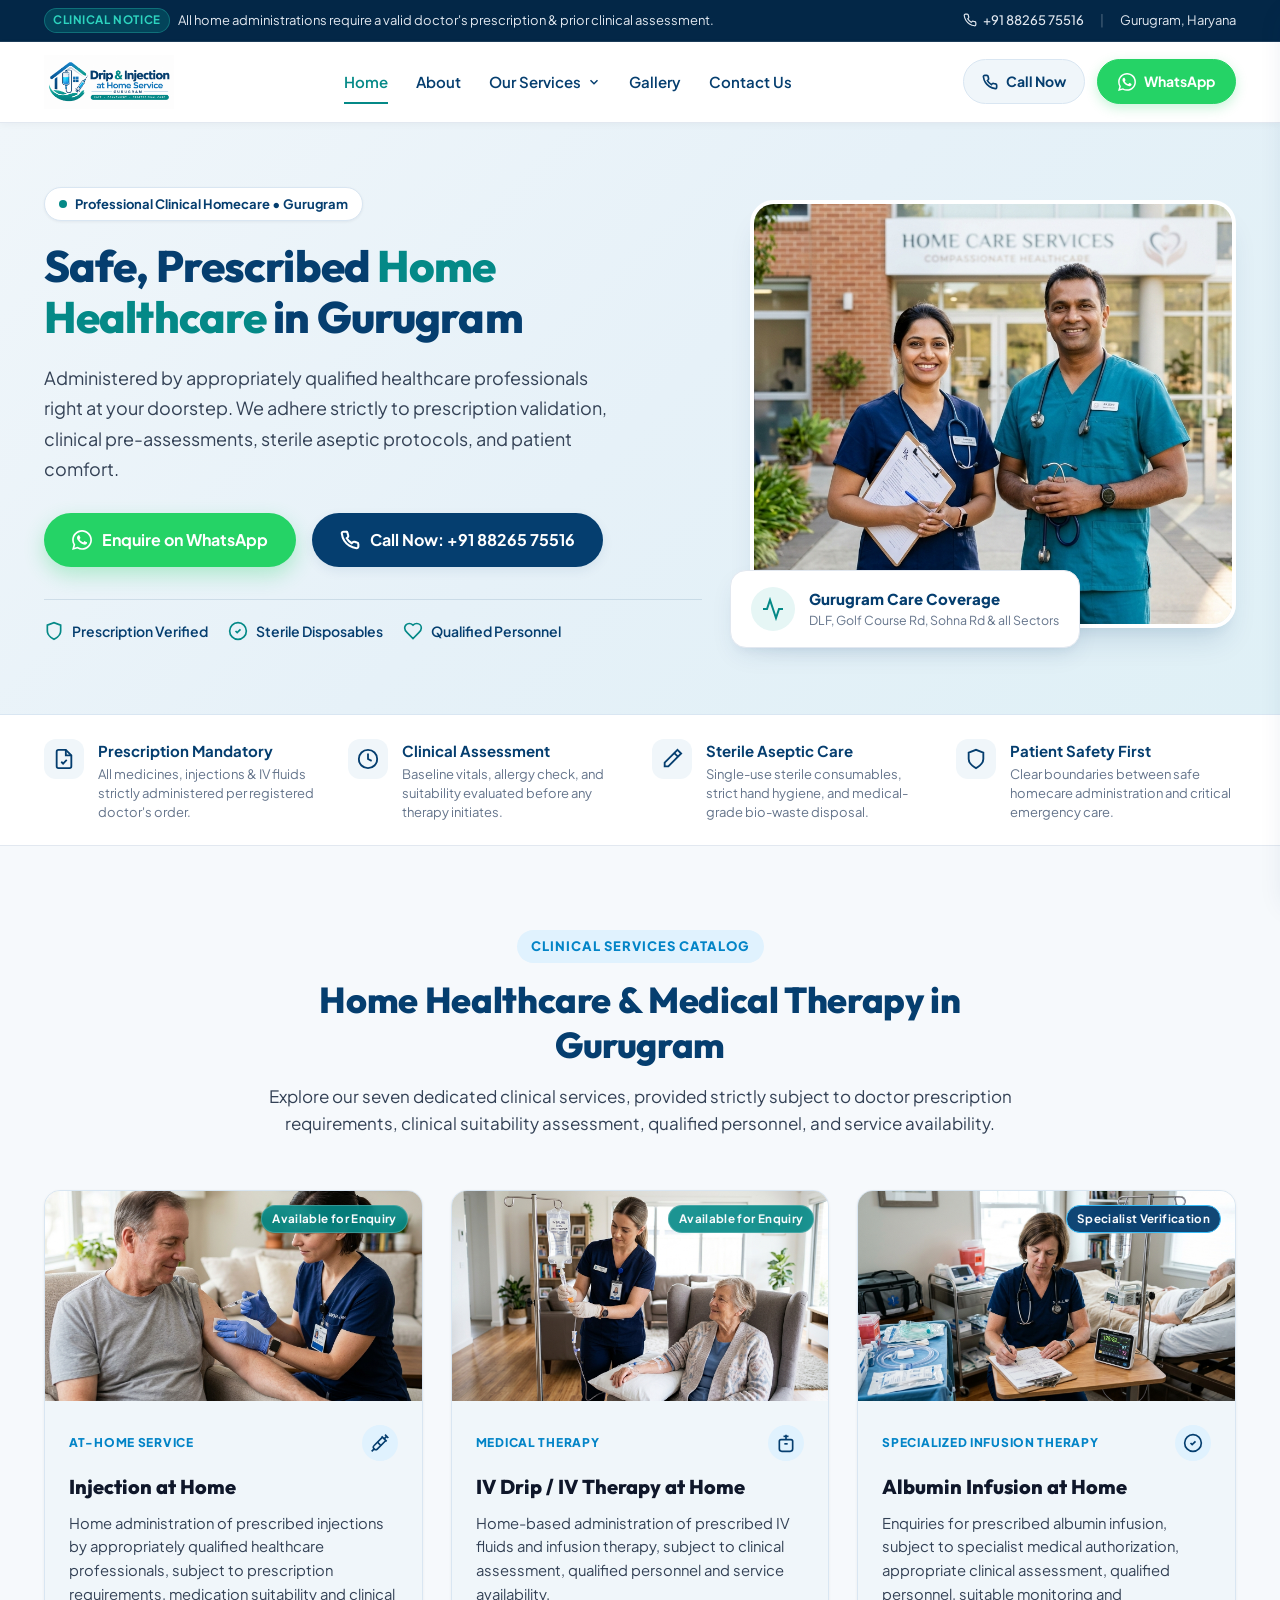
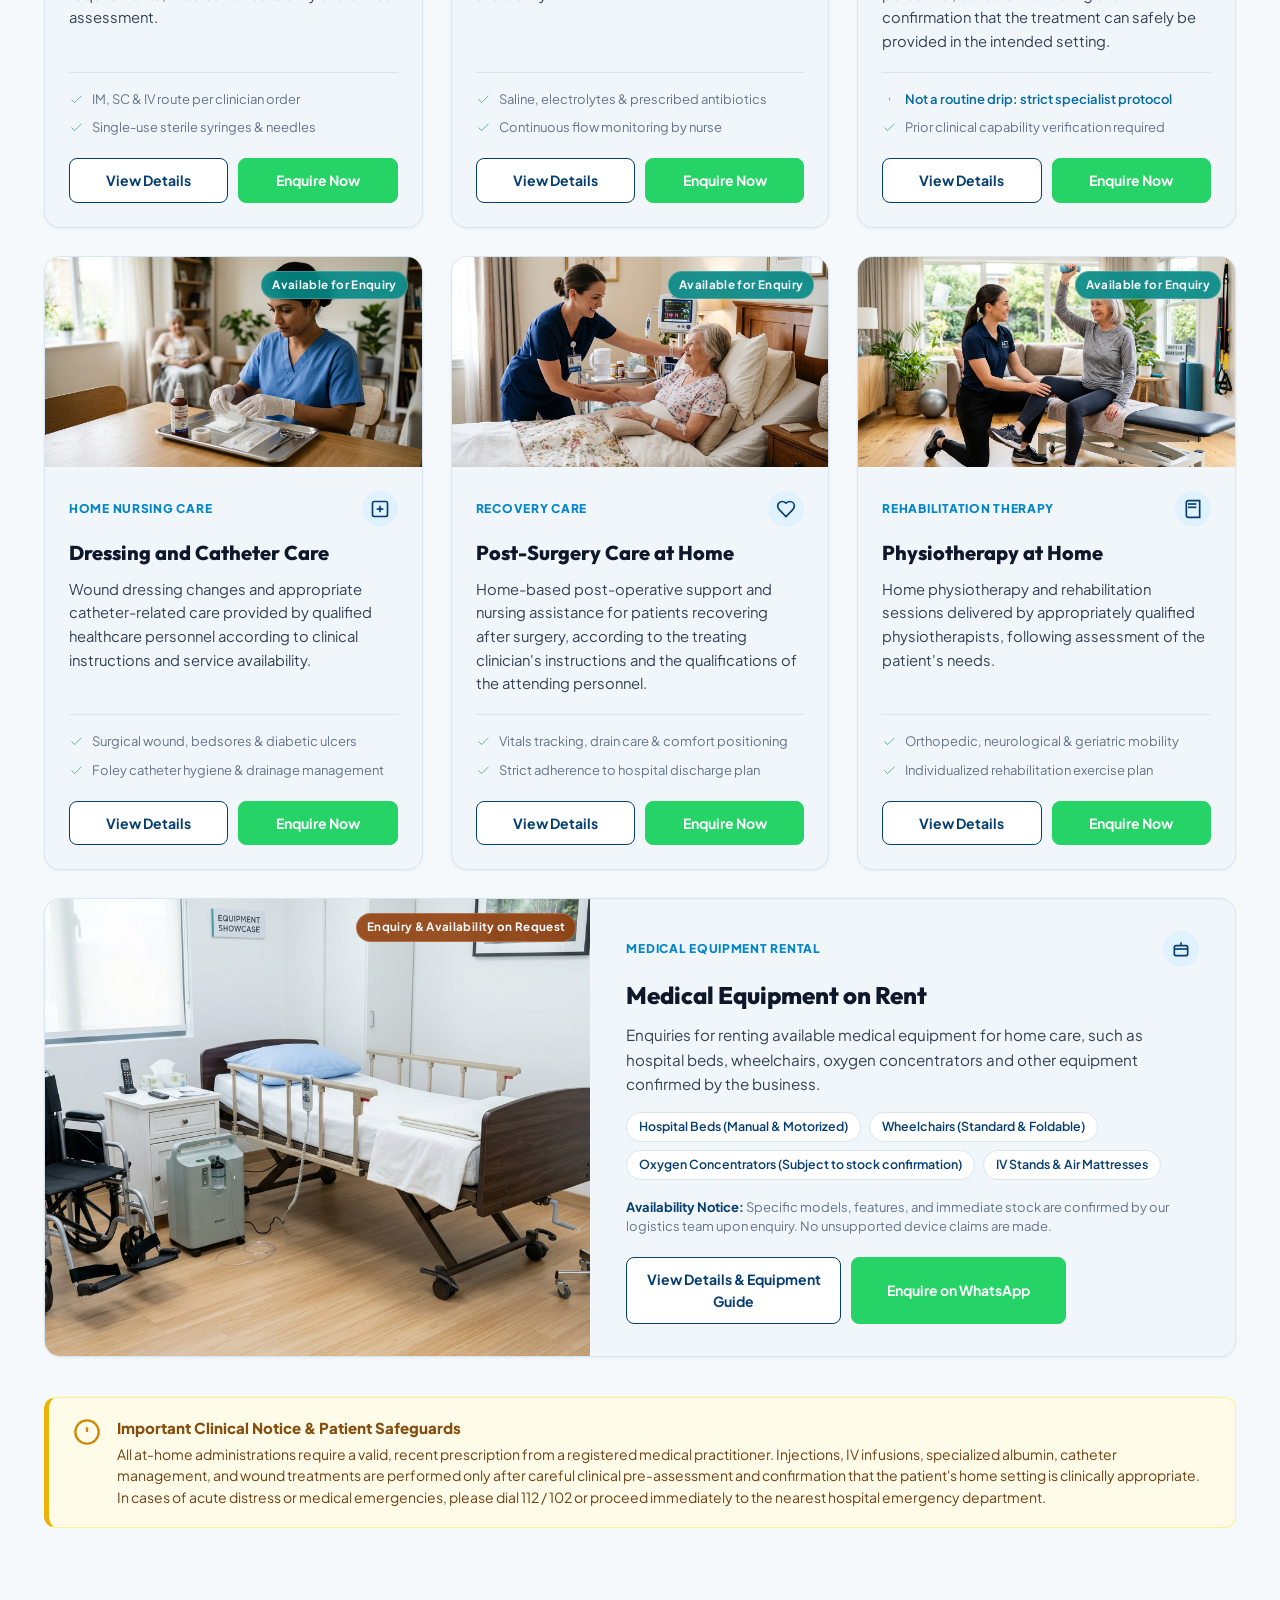
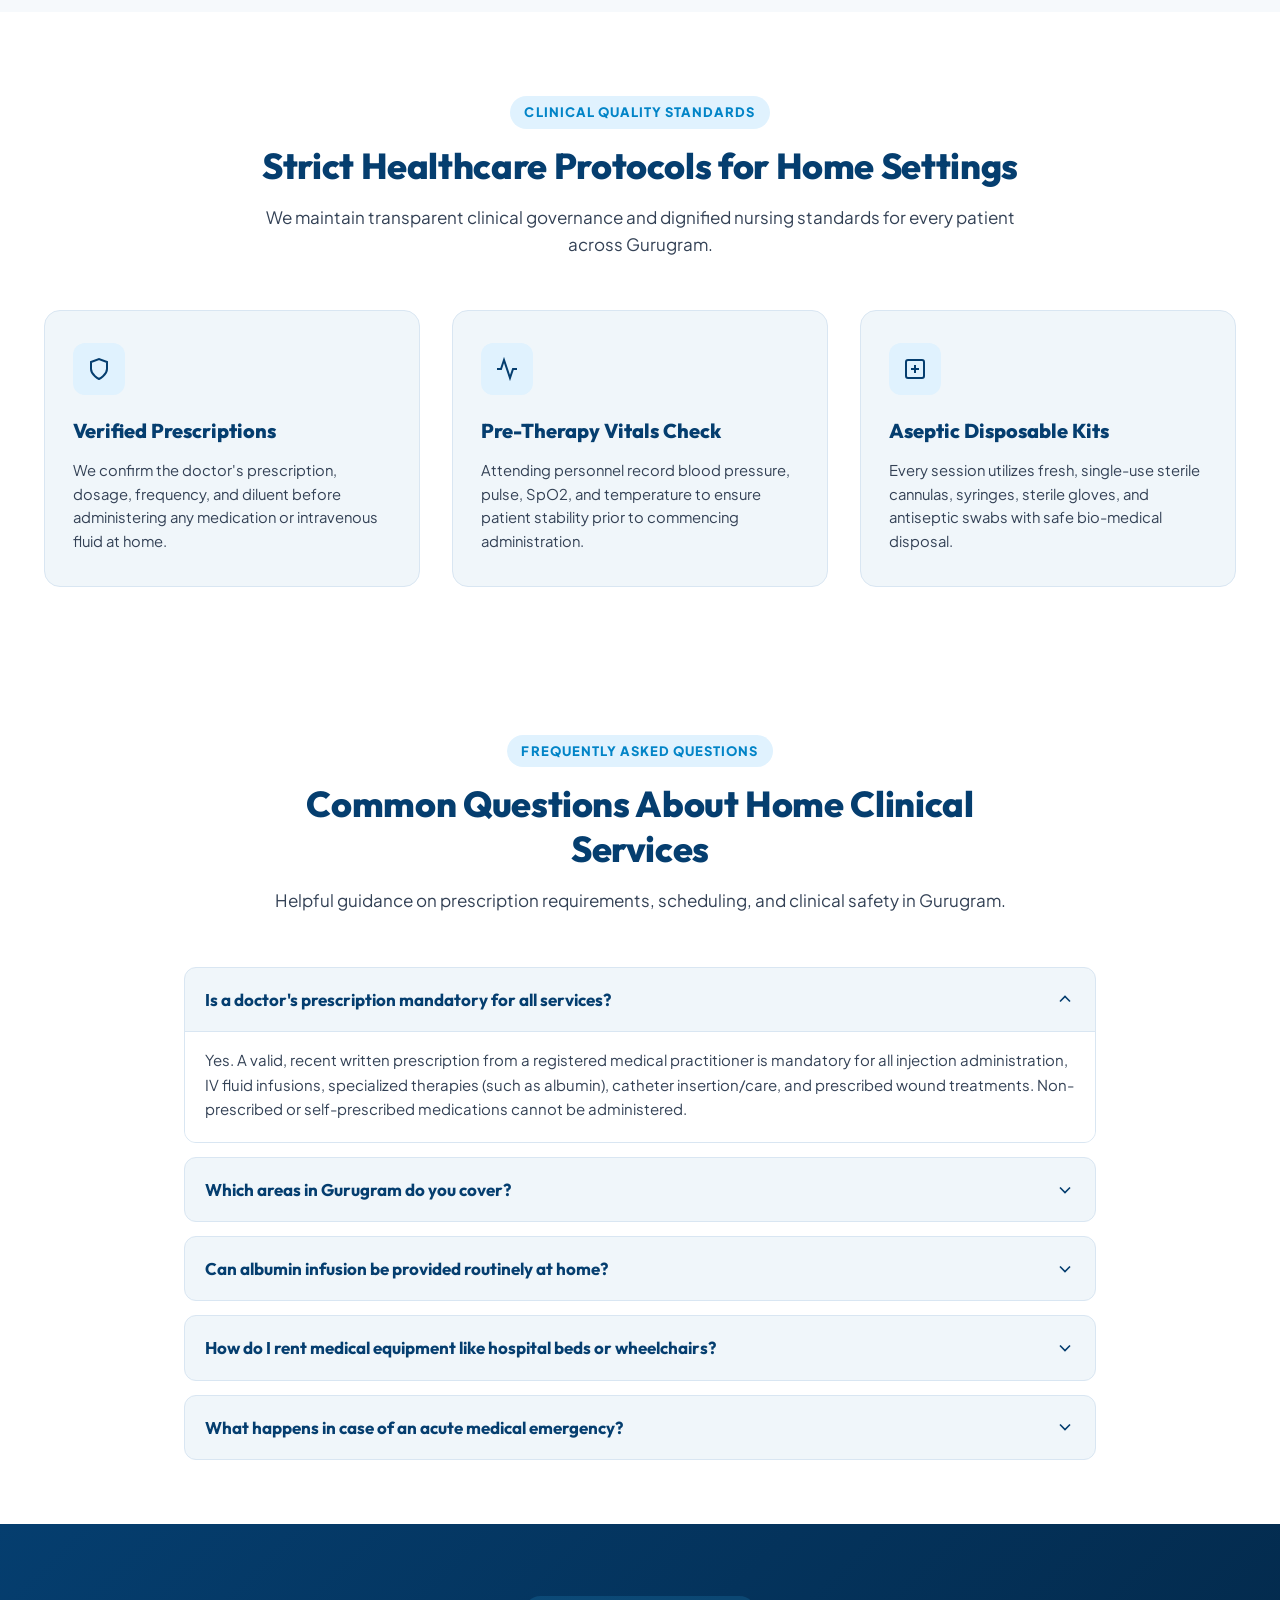
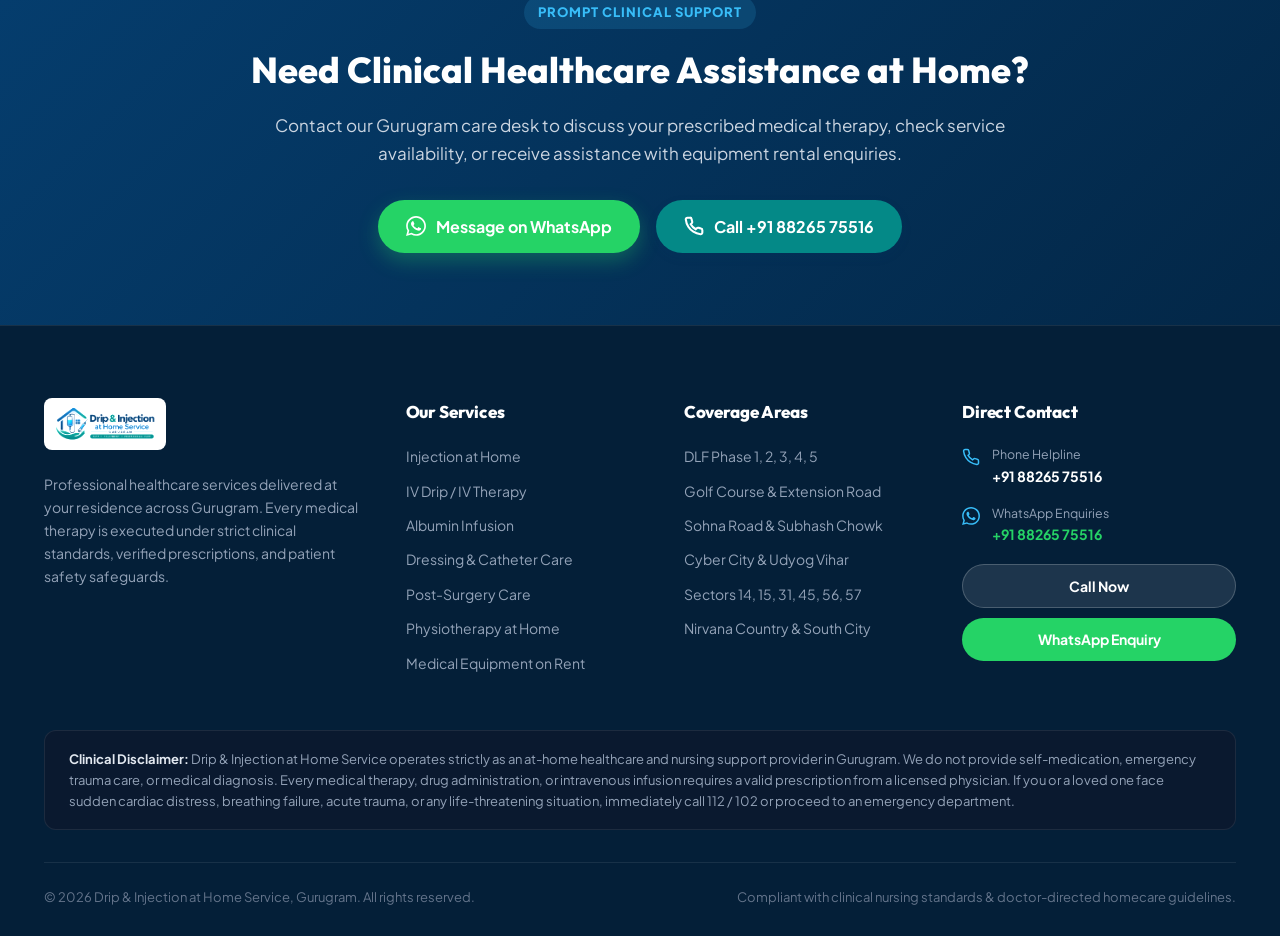
<file: index.html>
<!DOCTYPE html>
<html lang="en">
<head>
  <meta charset="UTF-8">
  <meta name="viewport" content="width=device-width, initial-scale=1.0">
  <title>Drip & Injection at Home Service in Gurugram | Professional Clinical Homecare</title>
  <meta name="description" content="Safe, professional home nursing, prescribed IV drips, injection administration, wound dressing, post-surgery recovery, physiotherapy, and medical equipment rental enquiries in Gurugram.">
  <link rel="stylesheet" href="css/style.css">
</head>
<body>

  <!-- Top Clinical Notice Bar -->
  <aside class="top-notice-bar" aria-label="Clinical Protocol & Emergency Guidance">
    <div class="container top-notice-inner">
      <div class="notice-text">
        <span class="notice-badge">Clinical Notice</span>
        <span>All home administrations require a valid doctor's prescription &amp; prior clinical assessment.</span>
      </div>
      <div class="top-notice-contact">
        <a href="tel:+918826575516" class="top-link">
          <svg width="14" height="14" viewBox="0 0 24 24" fill="none" stroke="currentColor" stroke-width="2"><path d="M22 16.92v3a2 2 0 0 1-2.18 2 19.79 19.79 0 0 1-8.63-3.07 19.5 19.5 0 0 1-6-6 19.79 19.79 0 0 1-3.07-8.67A2 2 0 0 1 4.11 2h3a2 2 0 0 1 2 1.72 12.84 12.84 0 0 0 .7 2.81 2 2 0 0 1-.45 2.11L8.09 9.91a16 16 0 0 0 6 6l1.27-1.27a2 2 0 0 1 2.11-.45 12.84 12.84 0 0 0 2.81.7A2 2 0 0 1 22 16.92z"/></svg>
          +91 88265 75516
        </a>
        <span style="color: rgba(255,255,255,0.3);">|</span>
        <span>Gurugram, Haryana</span>
      </div>
    </div>
  </aside>

  <!-- Main Navigation Header -->
  <header class="site-header">
    <div class="container header-inner">
      <a href="index.html" class="logo-brand" aria-label="Drip & Injection at Home Service Homepage">
        <img src="logo.png" alt="Drip &amp; Injection at Home Service Gurugram Logo" class="site-logo" width="180" height="50">
      </a>

      <!-- Desktop Navigation Menu (Exactly 5 Items in Order) -->
      <nav class="nav-menu" aria-label="Main Navigation">
        <a href="index.html" class="nav-link active">Home</a>
        <a href="about.html" class="nav-link">About</a>
        
        <div class="nav-item-dropdown">
          <a href="javascript:void(0)" class="nav-link" id="servicesDropdownTrigger" aria-expanded="false" aria-haspopup="true">
            Our Services
            <svg class="dropdown-icon" viewBox="0 0 24 24" fill="none" stroke="currentColor" stroke-width="2.5"><path d="M6 9l6 6 6-6"/></svg>
          </a>
          <div class="services-dropdown" role="menu" aria-label="Services Catalog">
            <a href="services/injection-at-home.html" class="dropdown-item" role="menuitem">
              <div class="dropdown-item-icon">
                <svg viewBox="0 0 24 24" fill="none" stroke="currentColor"><path d="m18 2 4 4"/><path d="m17 7 3-3"/><path d="M19 9 8.7 19.3c-1 1-2.5 1-3.4 0l-.6-.6c-1-1-1-2.5 0-3.4L15 5"/><path d="m9 11 4 4"/><path d="m5 19-3 3"/><path d="m14 4 6 6"/></svg>
              </div>
              <div>
                <div class="dropdown-item-title">Injection at Home</div>
                <div class="dropdown-item-category">At-Home Service</div>
              </div>
            </a>
            <a href="services/iv-drip-at-home.html" class="dropdown-item" role="menuitem">
              <div class="dropdown-item-icon">
                <svg viewBox="0 0 24 24" fill="none" stroke="currentColor"><path d="M12 2v6"/><path d="M9 4h6"/><path d="M6 8h12a2 2 0 0 1 2 2v9a3 3 0 0 1-3 3H7a3 3 0 0 1-3-3v-9a2 2 0 0 1 2-2Z"/><path d="M10 13h4"/></svg>
              </div>
              <div>
                <div class="dropdown-item-title">IV Drip / IV Therapy at Home</div>
                <div class="dropdown-item-category">Medical Therapy</div>
              </div>
            </a>
            <a href="services/albumin-infusion-at-home.html" class="dropdown-item" role="menuitem">
              <div class="dropdown-item-icon">
                <svg viewBox="0 0 24 24" fill="none" stroke="currentColor"><circle cx="12" cy="12" r="10"/><path d="m9 12 2 2 4-4"/></svg>
              </div>
              <div>
                <div class="dropdown-item-title">Albumin Infusion at Home</div>
                <div class="dropdown-item-category">Specialized Infusion Therapy</div>
              </div>
            </a>
            <a href="services/dressing-and-catheter-care.html" class="dropdown-item" role="menuitem">
              <div class="dropdown-item-icon">
                <svg viewBox="0 0 24 24" fill="none" stroke="currentColor"><rect width="18" height="18" x="3" y="3" rx="2"/><path d="M8 12h8"/><path d="M12 8v8"/></svg>
              </div>
              <div>
                <div class="dropdown-item-title">Dressing and Catheter Care</div>
                <div class="dropdown-item-category">Home Nursing Care</div>
              </div>
            </a>
            <a href="services/post-surgery-care.html" class="dropdown-item" role="menuitem">
              <div class="dropdown-item-icon">
                <svg viewBox="0 0 24 24" fill="none" stroke="currentColor"><path d="M19 14c1.49-1.46 3-3.21 3-5.5A5.5 5.5 0 0 0 16.5 3c-1.76 0-3 .5-4.5 2-1.5-1.5-2.74-2-4.5-2A5.5 5.5 0 0 0 2 8.5c0 2.3 1.5 4.05 3 5.5l7 7Z"/></svg>
              </div>
              <div>
                <div class="dropdown-item-title">Post-Surgery Care at Home</div>
                <div class="dropdown-item-category">Recovery Care</div>
              </div>
            </a>
            <a href="services/physiotherapy-at-home.html" class="dropdown-item" role="menuitem">
              <div class="dropdown-item-icon">
                <svg viewBox="0 0 24 24" fill="none" stroke="currentColor"><path d="M4 19.5v-15A2.5 2.5 0 0 1 6.5 2H20v20H6.5a2.5 2.5 0 0 1-2.5-2.5Z"/><path d="M6 6h10"/><path d="M6 10h10"/></svg>
              </div>
              <div>
                <div class="dropdown-item-title">Physiotherapy at Home</div>
                <div class="dropdown-item-category">Rehabilitation Therapy</div>
              </div>
            </a>
            <a href="services/medical-equipment-on-rent.html" class="dropdown-item" role="menuitem">
              <div class="dropdown-item-icon">
                <svg viewBox="0 0 24 24" fill="none" stroke="currentColor"><rect width="16" height="12" x="4" y="8" rx="2"/><path d="M4 12h16"/><path d="M12 4v4"/></svg>
              </div>
              <div>
                <div class="dropdown-item-title">Medical Equipment on Rent</div>
                <div class="dropdown-item-category">Medical Equipment Rental</div>
              </div>
            </a>
          </div>
        </div>

        <a href="gallery.html" class="nav-link">Gallery</a>
        <a href="contact.html" class="nav-link">Contact Us</a>
      </nav>

      <!-- Action Buttons -->
      <div class="header-actions">
        <a href="tel:+918826575516" class="btn-header-call" title="Call Now for Clinical Homecare Enquiry">
          <svg width="16" height="16" viewBox="0 0 24 24" fill="none" stroke="currentColor" stroke-width="2.5"><path d="M22 16.92v3a2 2 0 0 1-2.18 2 19.79 19.79 0 0 1-8.63-3.07 19.5 19.5 0 0 1-6-6 19.79 19.79 0 0 1-3.07-8.67A2 2 0 0 1 4.11 2h3a2 2 0 0 1 2 1.72 12.84 12.84 0 0 0 .7 2.81 2 2 0 0 1-.45 2.11L8.09 9.91a16 16 0 0 0 6 6l1.27-1.27a2 2 0 0 1 2.11-.45 12.84 12.84 0 0 0 2.81.7A2 2 0 0 1 22 16.92z"/></svg>
          Call Now
        </a>
        <a href="https://wa.me/918826575516?text=Hello%2C%20I%20would%20like%20to%20enquire%20about%20Home%20Healthcare%20Services%20in%20Gurugram." target="_blank" rel="noopener noreferrer" class="btn-header-whatsapp" title="WhatsApp Enquiry">
          <svg width="18" height="18" viewBox="0 0 24 24" fill="currentColor"><path d="M.057 24l1.687-6.163c-1.041-1.804-1.588-3.849-1.587-5.946.003-6.556 5.338-11.891 11.893-11.891 3.181.001 6.167 1.24 8.413 3.488 2.245 2.248 3.481 5.236 3.48 8.414-.003 6.557-5.338 11.892-11.893 11.892-1.99-.001-3.951-.5-5.688-1.448l-6.305 1.654zm6.597-3.807c1.676.995 3.276 1.591 5.392 1.592 5.448 0 9.886-4.434 9.889-9.885.002-5.462-4.415-9.89-9.881-9.892-5.452 0-9.887 4.434-9.889 9.884-.001 2.225.651 3.891 1.746 5.634l-.999 3.648 3.742-.981zm11.387-5.464c-.074-.124-.272-.198-.57-.347-.297-.149-1.758-.868-2.031-.967-.272-.099-.47-.149-.669.149-.198.297-.768.967-.941 1.165-.173.198-.347.223-.644.074-.297-.149-1.255-.462-2.39-1.475-.883-.788-1.48-1.761-1.653-2.059-.173-.297-.018-.458.13-.606.134-.133.297-.347.446-.521.151-.172.2-.296.3-.495.099-.198.05-.372-.025-.521-.075-.148-.669-1.611-.916-2.206-.242-.579-.487-.501-.669-.51l-.57-.01c-.198 0-.52.074-.792.372s-1.04 1.016-1.04 2.479 1.065 2.876 1.213 3.074c.149.198 2.095 3.2 5.076 4.487.709.306 1.263.489 1.694.626.712.226 1.36.194 1.872.118.571-.085 1.758-.719 2.006-1.413.248-.695.248-1.29.173-1.414z"/></svg>
          WhatsApp
        </a>
      </div>

      <!-- Mobile Hamburger Button -->
      <button class="mobile-nav-toggle" id="mobileNavToggle" aria-label="Open Navigation Menu" aria-expanded="false">
        <svg viewBox="0 0 24 24" fill="none" stroke="currentColor" stroke-width="2.5"><path d="M4 6h16M4 12h16M4 18h16"/></svg>
      </button>
    </div>
  </header>

  <!-- Mobile Drawer Overlay & Menu (Exactly 5 Items in Order) -->
  <div class="mobile-drawer-overlay" id="mobileOverlay"></div>
  <div class="mobile-drawer" id="mobileDrawer" role="dialog" aria-modal="true" aria-label="Mobile Navigation">
    <div class="mobile-drawer-header">
      <img src="logo.png" alt="Drip &amp; Injection at Home Service" style="height: 42px; width: auto;">
      <button class="mobile-drawer-close" id="mobileNavClose" aria-label="Close Navigation Menu">
        <svg width="24" height="24" viewBox="0 0 24 24" fill="none" stroke="currentColor" stroke-width="2.5"><path d="M18 6L6 18M6 6l12 12"/></svg>
      </button>
    </div>

    <div class="mobile-nav-links">
      <a href="index.html" class="mobile-nav-link active">Home</a>
      <a href="about.html" class="mobile-nav-link">About</a>
      
      <div class="mobile-submenu-item">
        <button class="mobile-submenu-toggle" id="mobileServicesToggle" aria-expanded="false" type="button">
          <span>Our Services</span>
          <svg class="dropdown-icon" width="16" height="16" viewBox="0 0 24 24" fill="none" stroke="currentColor" stroke-width="2.5"><path d="M6 9l6 6 6-6"/></svg>
        </button>
        <div class="mobile-services-list" id="mobileServicesMenu">
          <a href="services/injection-at-home.html" class="mobile-services-item">Injection at Home</a>
          <a href="services/iv-drip-at-home.html" class="mobile-services-item">IV Drip / IV Therapy at Home</a>
          <a href="services/albumin-infusion-at-home.html" class="mobile-services-item">Albumin Infusion at Home</a>
          <a href="services/dressing-and-catheter-care.html" class="mobile-services-item">Dressing and Catheter Care</a>
          <a href="services/post-surgery-care.html" class="mobile-services-item">Post-Surgery Care at Home</a>
          <a href="services/physiotherapy-at-home.html" class="mobile-services-item">Physiotherapy at Home</a>
          <a href="services/medical-equipment-on-rent.html" class="mobile-services-item">Medical Equipment on Rent</a>
        </div>
      </div>

      <a href="gallery.html" class="mobile-nav-link">Gallery</a>
      <a href="contact.html" class="mobile-nav-link">Contact Us</a>
    </div>

    <div class="mobile-drawer-actions">
      <a href="tel:+918826575516" class="btn-secondary-phone" style="width: 100%; justify-content: center;">
        <svg width="18" height="18" viewBox="0 0 24 24" fill="none" stroke="currentColor" stroke-width="2"><path d="M22 16.92v3a2 2 0 0 1-2.18 2 19.79 19.79 0 0 1-8.63-3.07 19.5 19.5 0 0 1-6-6 19.79 19.79 0 0 1-3.07-8.67A2 2 0 0 1 4.11 2h3a2 2 0 0 1 2 1.72 12.84 12.84 0 0 0 .7 2.81 2 2 0 0 1-.45 2.11L8.09 9.91a16 16 0 0 0 6 6l1.27-1.27a2 2 0 0 1 2.11-.45 12.84 12.84 0 0 0 2.81.7A2 2 0 0 1 22 16.92z"/></svg>
        Call +91 88265 75516
      </a>
      <a href="https://wa.me/918826575516?text=Hello%2C%20I%20would%20like%20to%20enquire%20about%20Home%20Healthcare%20Services%20in%20Gurugram." target="_blank" rel="noopener noreferrer" class="btn-primary-whatsapp" style="width: 100%; justify-content: center;">
        WhatsApp Enquiry
      </a>
    </div>
  </div>

  <!-- Hero Section -->
  <section class="hero-section">
    <div class="container">
      <div class="hero-grid">
        <div class="hero-content">
          <div class="hero-badge">
            <span class="hero-badge-dot"></span>
            Professional Clinical Homecare • Gurugram
          </div>
          <h1 class="hero-title">
            Safe, Prescribed <span>Home Healthcare</span> in Gurugram
          </h1>
          <p class="hero-description">
            Administered by appropriately qualified healthcare professionals right at your doorstep. We adhere strictly to prescription validation, clinical pre-assessments, sterile aseptic protocols, and patient comfort.
          </p>

          <div class="hero-actions">
            <a href="https://wa.me/918826575516?text=Hello%2C%20I%20would%20like%20to%20enquire%20about%20Home%20Healthcare%20Services%20in%20Gurugram." target="_blank" rel="noopener noreferrer" class="btn-primary-whatsapp">
              <svg width="20" height="20" viewBox="0 0 24 24" fill="currentColor"><path d="M.057 24l1.687-6.163c-1.041-1.804-1.588-3.849-1.587-5.946.003-6.556 5.338-11.891 11.893-11.891 3.181.001 6.167 1.24 8.413 3.488 2.245 2.248 3.481 5.236 3.48 8.414-.003 6.557-5.338 11.892-11.893 11.892-1.99-.001-3.951-.5-5.688-1.448l-6.305 1.654zm6.597-3.807c1.676.995 3.276 1.591 5.392 1.592 5.448 0 9.886-4.434 9.889-9.885.002-5.462-4.415-9.89-9.881-9.892-5.452 0-9.887 4.434-9.889 9.884-.001 2.225.651 3.891 1.746 5.634l-.999 3.648 3.742-.981zm11.387-5.464c-.074-.124-.272-.198-.57-.347-.297-.149-1.758-.868-2.031-.967-.272-.099-.47-.149-.669.149-.198.297-.768.967-.941 1.165-.173.198-.347.223-.644.074-.297-.149-1.255-.462-2.39-1.475-.883-.788-1.48-1.761-1.653-2.059-.173-.297-.018-.458.13-.606.134-.133.297-.347.446-.521.151-.172.2-.296.3-.495.099-.198.05-.372-.025-.521-.075-.148-.669-1.611-.916-2.206-.242-.579-.487-.501-.669-.51l-.57-.01c-.198 0-.52.074-.792.372s-1.04 1.016-1.04 2.479 1.065 2.876 1.213 3.074c.149.198 2.095 3.2 5.076 4.487.709.306 1.263.489 1.694.626.712.226 1.36.194 1.872.118.571-.085 1.758-.719 2.006-1.413.248-.695.248-1.29.173-1.414z"/></svg>
              Enquire on WhatsApp
            </a>
            <a href="tel:+918826575516" class="btn-secondary-phone">
              <svg width="20" height="20" viewBox="0 0 24 24" fill="none" stroke="currentColor" stroke-width="2.5"><path d="M22 16.92v3a2 2 0 0 1-2.18 2 19.79 19.79 0 0 1-8.63-3.07 19.5 19.5 0 0 1-6-6 19.79 19.79 0 0 1-3.07-8.67A2 2 0 0 1 4.11 2h3a2 2 0 0 1 2 1.72 12.84 12.84 0 0 0 .7 2.81 2 2 0 0 1-.45 2.11L8.09 9.91a16 16 0 0 0 6 6l1.27-1.27a2 2 0 0 1 2.11-.45 12.84 12.84 0 0 0 2.81.7A2 2 0 0 1 22 16.92z"/></svg>
              Call Now: +91 88265 75516
            </a>
          </div>

          <div class="hero-trust-row">
            <div class="trust-item">
              <svg class="trust-icon" viewBox="0 0 24 24" fill="none" stroke="currentColor" stroke-width="2"><path d="M12 22s8-4 8-10V5l-8-3-8 3v7c0 6 8 10 8 10z"/></svg>
              Prescription Verified
            </div>
            <div class="trust-item">
              <svg class="trust-icon" viewBox="0 0 24 24" fill="none" stroke="currentColor" stroke-width="2"><circle cx="12" cy="12" r="10"/><path d="m9 12 2 2 4-4"/></svg>
              Sterile Disposables
            </div>
            <div class="trust-item">
              <svg class="trust-icon" viewBox="0 0 24 24" fill="none" stroke="currentColor" stroke-width="2"><path d="M19 14c1.49-1.46 3-3.21 3-5.5A5.5 5.5 0 0 0 16.5 3c-1.76 0-3 .5-4.5 2-1.5-1.5-2.74-2-4.5-2A5.5 5.5 0 0 0 2 8.5c0 2.3 1.5 4.05 3 5.5l7 7Z"/></svg>
              Qualified Personnel
            </div>
          </div>
        </div>

        <div class="hero-image-wrapper">
          <div class="hero-img-card">
            <img src="images/hero.jpg" alt="Certified healthcare professionals providing compassionate homecare services in Gurugram" class="hero-img" width="600" height="420">
          </div>
          <div class="hero-floating-card">
            <div class="floating-icon">
              <svg width="24" height="24" viewBox="0 0 24 24" fill="none" stroke="currentColor" stroke-width="2"><path d="M22 12h-4l-3 9L9 3l-3 9H2"/></svg>
            </div>
            <div>
              <div class="floating-title">Gurugram Care Coverage</div>
              <div class="floating-subtitle">DLF, Golf Course Rd, Sohna Rd &amp; all Sectors</div>
            </div>
          </div>
        </div>
      </div>
    </div>
  </section>

  <!-- Clinical Standards Strip -->
  <section class="clinical-standards-banner">
    <div class="container">
      <div class="standards-grid">
        <div class="standard-box">
          <div class="standard-box-icon">
            <svg width="22" height="22" viewBox="0 0 24 24" fill="none" stroke="currentColor" stroke-width="2"><path d="M14 2H6a2 2 0 0 0-2 2v16a2 2 0 0 0 2 2h12a2 2 0 0 0 2-2V8z"/><path d="M14 2v6h6"/><path d="m9 15 2 2 4-4"/></svg>
          </div>
          <div>
            <div class="standard-box-title">Prescription Mandatory</div>
            <div class="standard-box-desc">All medicines, injections &amp; IV fluids strictly administered per registered doctor's order.</div>
          </div>
        </div>

        <div class="standard-box">
          <div class="standard-box-icon">
            <svg width="22" height="22" viewBox="0 0 24 24" fill="none" stroke="currentColor" stroke-width="2"><circle cx="12" cy="12" r="10"/><path d="M12 6v6l4 2"/></svg>
          </div>
          <div>
            <div class="standard-box-title">Clinical Assessment</div>
            <div class="standard-box-desc">Baseline vitals, allergy check, and suitability evaluated before any therapy initiates.</div>
          </div>
        </div>

        <div class="standard-box">
          <div class="standard-box-icon">
            <svg width="22" height="22" viewBox="0 0 24 24" fill="none" stroke="currentColor" stroke-width="2"><path d="m18 2 4 4-14 14H4v-4L18 2z"/><path d="m14.5 5.5 4 4"/></svg>
          </div>
          <div>
            <div class="standard-box-title">Sterile Aseptic Care</div>
            <div class="standard-box-desc">Single-use sterile consumables, strict hand hygiene, and medical-grade bio-waste disposal.</div>
          </div>
        </div>

        <div class="standard-box">
          <div class="standard-box-icon">
            <svg width="22" height="22" viewBox="0 0 24 24" fill="none" stroke="currentColor" stroke-width="2"><path d="M12 22s8-4 8-10V5l-8-3-8 3v7c0 6 8 10 8 10z"/></svg>
          </div>
          <div>
            <div class="standard-box-title">Patient Safety First</div>
            <div class="standard-box-desc">Clear boundaries between safe homecare administration and critical emergency care.</div>
          </div>
        </div>
      </div>
    </div>
  </section>

  <!-- Dedicated Services Section (Cards 1 to 7) -->
  <section class="services-section" id="services-catalog">
    <div class="container">
      <div class="section-header">
        <span class="section-tag">Clinical Services Catalog</span>
        <h2 class="section-title">Home Healthcare &amp; Medical Therapy in Gurugram</h2>
        <p class="section-subtitle">
          Explore our seven dedicated clinical services, provided strictly subject to doctor prescription requirements, clinical suitability assessment, qualified personnel, and service availability.
        </p>
      </div>

      <!-- 3-Column Desktop Grid for Services 1 to 6 -->
      <div class="services-grid">

        <!-- 1. Injection at Home -->
        <article class="service-card" data-service="injection-at-home">
          <div class="service-card-media">
            <img src="images/services/injection.jpg" alt="Home administration of prescribed injections by healthcare nurse" class="service-card-img" loading="lazy" width="400" height="210">
            <span class="service-card-status-badge verified">Available for Enquiry</span>
          </div>
          <div class="service-card-body">
            <div class="service-card-header">
              <span class="service-category-label">AT-HOME SERVICE</span>
              <div class="service-icon-wrap" aria-hidden="true">
                <svg viewBox="0 0 24 24" fill="none" stroke="currentColor"><path d="m18 2 4 4"/><path d="m17 7 3-3"/><path d="M19 9 8.7 19.3c-1 1-2.5 1-3.4 0l-.6-.6c-1-1-1-2.5 0-3.4L15 5"/><path d="m9 11 4 4"/><path d="m5 19-3 3"/><path d="m14 4 6 6"/></svg>
              </div>
            </div>
            <h3 class="service-card-title">
              <a href="services/injection-at-home.html">Injection at Home</a>
            </h3>
            <p class="service-card-description">
              Home administration of prescribed injections by appropriately qualified healthcare professionals, subject to prescription requirements, medication suitability and clinical assessment.
            </p>
            <div class="service-card-meta">
              <div class="service-meta-item">
                <svg class="service-meta-icon" viewBox="0 0 24 24" fill="none" stroke="currentColor"><path d="M20 6 9 17l-5-5"/></svg>
                <span>IM, SC &amp; IV route per clinician order</span>
              </div>
              <div class="service-meta-item">
                <svg class="service-meta-icon" viewBox="0 0 24 24" fill="none" stroke="currentColor"><path d="M20 6 9 17l-5-5"/></svg>
                <span>Single-use sterile syringes &amp; needles</span>
              </div>
            </div>
            <div class="service-card-actions">
              <a href="services/injection-at-home.html" class="btn-card-details">View Details</a>
              <a href="https://wa.me/918826575516?text=Hello%2C%20I%20would%20like%20to%20enquire%20about%20Injection%20at%20Home%20in%20Gurugram." target="_blank" rel="noopener noreferrer" class="btn-card-contact">Enquire Now</a>
            </div>
          </div>
        </article>

        <!-- 2. IV Drip / IV Therapy at Home -->
        <article class="service-card" data-service="iv-drip-at-home">
          <div class="service-card-media">
            <img src="images/services/iv-drip.jpg" alt="Home-based IV drip and intravenous fluid infusion therapy" class="service-card-img" loading="lazy" width="400" height="210">
            <span class="service-card-status-badge verified">Available for Enquiry</span>
          </div>
          <div class="service-card-body">
            <div class="service-card-header">
              <span class="service-category-label">MEDICAL THERAPY</span>
              <div class="service-icon-wrap" aria-hidden="true">
                <svg viewBox="0 0 24 24" fill="none" stroke="currentColor"><path d="M12 2v6"/><path d="M9 4h6"/><path d="M6 8h12a2 2 0 0 1 2 2v9a3 3 0 0 1-3 3H7a3 3 0 0 1-3-3v-9a2 2 0 0 1 2-2Z"/><path d="M10 13h4"/></svg>
              </div>
            </div>
            <h3 class="service-card-title">
              <a href="services/iv-drip-at-home.html">IV Drip / IV Therapy at Home</a>
            </h3>
            <p class="service-card-description">
              Home-based administration of prescribed IV fluids and infusion therapy, subject to clinical assessment, qualified personnel and service availability.
            </p>
            <div class="service-card-meta">
              <div class="service-meta-item">
                <svg class="service-meta-icon" viewBox="0 0 24 24" fill="none" stroke="currentColor"><path d="M20 6 9 17l-5-5"/></svg>
                <span>Saline, electrolytes &amp; prescribed antibiotics</span>
              </div>
              <div class="service-meta-item">
                <svg class="service-meta-icon" viewBox="0 0 24 24" fill="none" stroke="currentColor"><path d="M20 6 9 17l-5-5"/></svg>
                <span>Continuous flow monitoring by nurse</span>
              </div>
            </div>
            <div class="service-card-actions">
              <a href="services/iv-drip-at-home.html" class="btn-card-details">View Details</a>
              <a href="https://wa.me/918826575516?text=Hello%2C%20I%20would%20like%20to%20enquire%20about%20IV%20Drip%20at%20Home%20in%20Gurugram." target="_blank" rel="noopener noreferrer" class="btn-card-contact">Enquire Now</a>
            </div>
          </div>
        </article>

        <!-- 3. Albumin Infusion at Home -->
        <article class="service-card" data-service="albumin-infusion-at-home">
          <div class="service-card-media">
            <img src="images/services/albumin-infusion.jpg" alt="Specialized albumin infusion therapy and clinical vitals monitoring" class="service-card-img" loading="lazy" width="400" height="210">
            <span class="service-card-status-badge specialized">Specialist Verification</span>
          </div>
          <div class="service-card-body">
            <div class="service-card-header">
              <span class="service-category-label">SPECIALIZED INFUSION THERAPY</span>
              <div class="service-icon-wrap" aria-hidden="true">
                <svg viewBox="0 0 24 24" fill="none" stroke="currentColor"><circle cx="12" cy="12" r="10"/><path d="m9 12 2 2 4-4"/></svg>
              </div>
            </div>
            <h3 class="service-card-title">
              <a href="services/albumin-infusion-at-home.html">Albumin Infusion at Home</a>
            </h3>
            <p class="service-card-description">
              Enquiries for prescribed albumin infusion, subject to specialist medical authorization, appropriate clinical assessment, qualified personnel, suitable monitoring and confirmation that the treatment can safely be provided in the intended setting.
            </p>
            <div class="service-card-meta">
              <div class="service-meta-item">
                <svg class="service-meta-icon" viewBox="0 0 24 24" fill="none" stroke="currentColor"><path d="M12 9v4"/><path d="M12 17h.01"/></svg>
                <span style="color: #0369a1; font-weight: 600;">Not a routine drip: strict specialist protocol</span>
              </div>
              <div class="service-meta-item">
                <svg class="service-meta-icon" viewBox="0 0 24 24" fill="none" stroke="currentColor"><path d="M20 6 9 17l-5-5"/></svg>
                <span>Prior clinical capability verification required</span>
              </div>
            </div>
            <div class="service-card-actions">
              <a href="services/albumin-infusion-at-home.html" class="btn-card-details">View Details</a>
              <a href="https://wa.me/918826575516?text=Hello%2C%20I%20would%20like%20to%20enquire%20about%20Albumin%20Infusion%20at%20Home%20in%20Gurugram." target="_blank" rel="noopener noreferrer" class="btn-card-contact">Enquire Now</a>
            </div>
          </div>
        </article>

        <!-- 4. Dressing and Catheter Care -->
        <article class="service-card" data-service="dressing-and-catheter-care">
          <div class="service-card-media">
            <img src="images/services/dressing-catheter.jpg" alt="Sterile wound dressing and urinary catheter care at home" class="service-card-img" loading="lazy" width="400" height="210">
            <span class="service-card-status-badge verified">Available for Enquiry</span>
          </div>
          <div class="service-card-body">
            <div class="service-card-header">
              <span class="service-category-label">HOME NURSING CARE</span>
              <div class="service-icon-wrap" aria-hidden="true">
                <svg viewBox="0 0 24 24" fill="none" stroke="currentColor"><rect width="18" height="18" x="3" y="3" rx="2"/><path d="M8 12h8"/><path d="M12 8v8"/></svg>
              </div>
            </div>
            <h3 class="service-card-title">
              <a href="services/dressing-and-catheter-care.html">Dressing and Catheter Care</a>
            </h3>
            <p class="service-card-description">
              Wound dressing changes and appropriate catheter-related care provided by qualified healthcare personnel according to clinical instructions and service availability.
            </p>
            <div class="service-card-meta">
              <div class="service-meta-item">
                <svg class="service-meta-icon" viewBox="0 0 24 24" fill="none" stroke="currentColor"><path d="M20 6 9 17l-5-5"/></svg>
                <span>Surgical wound, bedsores &amp; diabetic ulcers</span>
              </div>
              <div class="service-meta-item">
                <svg class="service-meta-icon" viewBox="0 0 24 24" fill="none" stroke="currentColor"><path d="M20 6 9 17l-5-5"/></svg>
                <span>Foley catheter hygiene &amp; drainage management</span>
              </div>
            </div>
            <div class="service-card-actions">
              <a href="services/dressing-and-catheter-care.html" class="btn-card-details">View Details</a>
              <a href="https://wa.me/918826575516?text=Hello%2C%20I%20would%20like%20to%20enquire%20about%20Dressing%20and%20Catheter%20Care%20at%20Home%20in%20Gurugram." target="_blank" rel="noopener noreferrer" class="btn-card-contact">Enquire Now</a>
            </div>
          </div>
        </article>

        <!-- 5. Post-Surgery Care at Home -->
        <article class="service-card" data-service="post-surgery-care">
          <div class="service-card-media">
            <img src="images/services/post-surgery.jpg" alt="Post-operative recovery nursing care and assistance at home" class="service-card-img" loading="lazy" width="400" height="210">
            <span class="service-card-status-badge verified">Available for Enquiry</span>
          </div>
          <div class="service-card-body">
            <div class="service-card-header">
              <span class="service-category-label">RECOVERY CARE</span>
              <div class="service-icon-wrap" aria-hidden="true">
                <svg viewBox="0 0 24 24" fill="none" stroke="currentColor"><path d="M19 14c1.49-1.46 3-3.21 3-5.5A5.5 5.5 0 0 0 16.5 3c-1.76 0-3 .5-4.5 2-1.5-1.5-2.74-2-4.5-2A5.5 5.5 0 0 0 2 8.5c0 2.3 1.5 4.05 3 5.5l7 7Z"/></svg>
              </div>
            </div>
            <h3 class="service-card-title">
              <a href="services/post-surgery-care.html">Post-Surgery Care at Home</a>
            </h3>
            <p class="service-card-description">
              Home-based post-operative support and nursing assistance for patients recovering after surgery, according to the treating clinician's instructions and the qualifications of the attending personnel.
            </p>
            <div class="service-card-meta">
              <div class="service-meta-item">
                <svg class="service-meta-icon" viewBox="0 0 24 24" fill="none" stroke="currentColor"><path d="M20 6 9 17l-5-5"/></svg>
                <span>Vitals tracking, drain care &amp; comfort positioning</span>
              </div>
              <div class="service-meta-item">
                <svg class="service-meta-icon" viewBox="0 0 24 24" fill="none" stroke="currentColor"><path d="M20 6 9 17l-5-5"/></svg>
                <span>Strict adherence to hospital discharge plan</span>
              </div>
            </div>
            <div class="service-card-actions">
              <a href="services/post-surgery-care.html" class="btn-card-details">View Details</a>
              <a href="https://wa.me/918826575516?text=Hello%2C%20I%20would%20like%20to%20enquire%20about%20Post-Surgery%20Care%20at%20Home%20in%20Gurugram." target="_blank" rel="noopener noreferrer" class="btn-card-contact">Enquire Now</a>
            </div>
          </div>
        </article>

        <!-- 6. Physiotherapy at Home -->
        <article class="service-card" data-service="physiotherapy-at-home">
          <div class="service-card-media">
            <img src="images/services/physiotherapy.jpg" alt="Home physiotherapy and physical rehabilitation therapy" class="service-card-img" loading="lazy" width="400" height="210">
            <span class="service-card-status-badge verified">Available for Enquiry</span>
          </div>
          <div class="service-card-body">
            <div class="service-card-header">
              <span class="service-category-label">REHABILITATION THERAPY</span>
              <div class="service-icon-wrap" aria-hidden="true">
                <svg viewBox="0 0 24 24" fill="none" stroke="currentColor"><path d="M4 19.5v-15A2.5 2.5 0 0 1 6.5 2H20v20H6.5a2.5 2.5 0 0 1-2.5-2.5Z"/><path d="M6 6h10"/><path d="M6 10h10"/></svg>
              </div>
            </div>
            <h3 class="service-card-title">
              <a href="services/physiotherapy-at-home.html">Physiotherapy at Home</a>
            </h3>
            <p class="service-card-description">
              Home physiotherapy and rehabilitation sessions delivered by appropriately qualified physiotherapists, following assessment of the patient's needs.
            </p>
            <div class="service-card-meta">
              <div class="service-meta-item">
                <svg class="service-meta-icon" viewBox="0 0 24 24" fill="none" stroke="currentColor"><path d="M20 6 9 17l-5-5"/></svg>
                <span>Orthopedic, neurological &amp; geriatric mobility</span>
              </div>
              <div class="service-meta-item">
                <svg class="service-meta-icon" viewBox="0 0 24 24" fill="none" stroke="currentColor"><path d="M20 6 9 17l-5-5"/></svg>
                <span>Individualized rehabilitation exercise plan</span>
              </div>
            </div>
            <div class="service-card-actions">
              <a href="services/physiotherapy-at-home.html" class="btn-card-details">View Details</a>
              <a href="https://wa.me/918826575516?text=Hello%2C%20I%20would%20like%20to%20enquire%20about%20Physiotherapy%20at%20Home%20in%20Gurugram." target="_blank" rel="noopener noreferrer" class="btn-card-contact">Enquire Now</a>
            </div>
          </div>
        </article>

      </div>

      <!-- 7. Medical Equipment on Rent - Visually Balanced Featured Showcase Card -->
      <article class="service-card-featured-equipment" data-service="medical-equipment-on-rent">
        <div class="featured-equipment-grid">
          <div class="featured-equipment-media">
            <img src="images/services/medical-equipment.jpg" alt="Medical equipment rental: hospital beds, wheelchairs, oxygen concentrators" class="featured-equipment-img" loading="lazy" width="600" height="340">
            <span class="service-card-status-badge enquiry">Enquiry &amp; Availability on Request</span>
          </div>
          <div class="featured-equipment-content">
            <div class="service-card-header">
              <span class="service-category-label">MEDICAL EQUIPMENT RENTAL</span>
              <div class="service-icon-wrap" aria-hidden="true">
                <svg viewBox="0 0 24 24" fill="none" stroke="currentColor"><rect width="16" height="12" x="4" y="8" rx="2"/><path d="M4 12h16"/><path d="M12 4v4"/></svg>
              </div>
            </div>
            <h3 class="service-card-title" style="font-size: 1.5rem;">
              <a href="services/medical-equipment-on-rent.html">Medical Equipment on Rent</a>
            </h3>
            <p class="service-card-description" style="font-size: 0.95rem; margin-bottom: 16px;">
              Enquiries for renting available medical equipment for home care, such as hospital beds, wheelchairs, oxygen concentrators and other equipment confirmed by the business.
            </p>
            
            <div class="featured-equipment-badges">
              <span class="equipment-pill">Hospital Beds (Manual &amp; Motorized)</span>
              <span class="equipment-pill">Wheelchairs (Standard &amp; Foldable)</span>
              <span class="equipment-pill">Oxygen Concentrators (Subject to stock confirmation)</span>
              <span class="equipment-pill">IV Stands &amp; Air Mattresses</span>
            </div>

            <div style="font-size: 0.8125rem; color: var(--text-muted); margin-bottom: 20px; line-height: 1.5;">
              <strong style="color: var(--navy-primary);">Availability Notice:</strong> Specific models, features, and immediate stock are confirmed by our logistics team upon enquiry. No unsupported device claims are made.
            </div>

            <div class="service-card-actions" style="max-width: 440px;">
              <a href="services/medical-equipment-on-rent.html" class="btn-card-details">View Details &amp; Equipment Guide</a>
              <a href="https://wa.me/918826575516?text=Hello%2C%20I%20would%20like%20to%20enquire%20about%20Medical%20Equipment%20on%20Rent%20in%20Gurugram." target="_blank" rel="noopener noreferrer" class="btn-card-contact">Enquire on WhatsApp</a>
            </div>
          </div>
        </div>
      </article>

      <!-- Transparency & Regulatory Note Box -->
      <div class="clinical-notice-box">
        <svg class="clinical-notice-icon" viewBox="0 0 24 24" fill="none" stroke="currentColor" stroke-width="2"><circle cx="12" cy="12" r="10"/><path d="M12 8v4"/><path d="M12 16h.01"/></svg>
        <div>
          <div class="clinical-notice-title">Important Clinical Notice &amp; Patient Safeguards</div>
          <p class="clinical-notice-text">
            All at-home administrations require a valid, recent prescription from a registered medical practitioner. Injections, IV infusions, specialized albumin, catheter management, and wound treatments are performed only after careful clinical pre-assessment and confirmation that the patient's home setting is clinically appropriate. In cases of acute distress or medical emergencies, please dial 112 / 102 or proceed immediately to the nearest hospital emergency department.
          </p>
        </div>
      </div>
    </div>
  </section>

  <!-- Why Choose Our Clinical Homecare -->
  <section class="why-us-section" id="clinical-protocol">
    <div class="container">
      <div class="section-header">
        <span class="section-tag">Clinical Quality Standards</span>
        <h2 class="section-title">Strict Healthcare Protocols for Home Settings</h2>
        <p class="section-subtitle">
          We maintain transparent clinical governance and dignified nursing standards for every patient across Gurugram.
        </p>
      </div>

      <div class="why-us-grid">
        <div class="why-us-card">
          <div class="why-us-icon-wrap">
            <svg width="24" height="24" viewBox="0 0 24 24" fill="none" stroke="currentColor" stroke-width="2"><path d="M12 22s8-4 8-10V5l-8-3-8 3v7c0 6 8 10 8 10z"/></svg>
          </div>
          <h3 class="why-us-card-title">Verified Prescriptions</h3>
          <p class="why-us-card-desc">
            We confirm the doctor's prescription, dosage, frequency, and diluent before administering any medication or intravenous fluid at home.
          </p>
        </div>

        <div class="why-us-card">
          <div class="why-us-icon-wrap">
            <svg width="24" height="24" viewBox="0 0 24 24" fill="none" stroke="currentColor" stroke-width="2"><path d="M22 12h-4l-3 9L9 3l-3 9H2"/></svg>
          </div>
          <h3 class="why-us-card-title">Pre-Therapy Vitals Check</h3>
          <p class="why-us-card-desc">
            Attending personnel record blood pressure, pulse, SpO2, and temperature to ensure patient stability prior to commencing administration.
          </p>
        </div>

        <div class="why-us-card">
          <div class="why-us-icon-wrap">
            <svg width="24" height="24" viewBox="0 0 24 24" fill="none" stroke="currentColor" stroke-width="2"><rect width="18" height="18" x="3" y="3" rx="2"/><path d="M8 12h8"/><path d="M12 8v8"/></svg>
          </div>
          <h3 class="why-us-card-title">Aseptic Disposable Kits</h3>
          <p class="why-us-card-desc">
            Every session utilizes fresh, single-use sterile cannulas, syringes, sterile gloves, and antiseptic swabs with safe bio-medical disposal.
          </p>
        </div>
      </div>
    </div>
  </section>

  <!-- Frequently Asked Questions -->
  <section class="service-detail-section" id="patient-faqs" style="background-color: var(--bg-white);">
    <div class="container container-narrow">
      <div class="section-header">
        <span class="section-tag">Frequently Asked Questions</span>
        <h2 class="section-title">Common Questions About Home Clinical Services</h2>
        <p class="section-subtitle">
          Helpful guidance on prescription requirements, scheduling, and clinical safety in Gurugram.
        </p>
      </div>

      <div class="faq-accordion">
        <div class="faq-item active">
          <button class="faq-question" type="button">
            <span>Is a doctor's prescription mandatory for all services?</span>
            <svg class="faq-toggle-icon" viewBox="0 0 24 24" fill="none" stroke="currentColor" stroke-width="2"><path d="M6 9l6 6 6-6"/></svg>
          </button>
          <div class="faq-answer">
            <p>
              Yes. A valid, recent written prescription from a registered medical practitioner is mandatory for all injection administration, IV fluid infusions, specialized therapies (such as albumin), catheter insertion/care, and prescribed wound treatments. Non-prescribed or self-prescribed medications cannot be administered.
            </p>
          </div>
        </div>

        <div class="faq-item">
          <button class="faq-question" type="button">
            <span>Which areas in Gurugram do you cover?</span>
            <svg class="faq-toggle-icon" viewBox="0 0 24 24" fill="none" stroke="currentColor" stroke-width="2"><path d="M6 9l6 6 6-6"/></svg>
          </button>
          <div class="faq-answer">
            <p>
              We cater to major residential and commercial sectors across Gurugram, including DLF Phase 1–5, Cyber City, Golf Course Road, Golf Course Extension Road, Sohna Road, Nirvana Country, Sector 14, 15, 31, 45, 56, 57, and surrounding localities, subject to qualified staff availability.
            </p>
          </div>
        </div>

        <div class="faq-item">
          <button class="faq-question" type="button">
            <span>Can albumin infusion be provided routinely at home?</span>
            <svg class="faq-toggle-icon" viewBox="0 0 24 24" fill="none" stroke="currentColor" stroke-width="2"><path d="M6 9l6 6 6-6"/></svg>
          </button>
          <div class="faq-answer">
            <p>
              No. Albumin is a specialized blood-derived colloid product and is NOT a routine IV hydration drip. It requires explicit specialist medical authorization, comprehensive clinical evaluation, ongoing hemodynamic monitoring, and confirmation that the patient's condition is safe for home administration.
            </p>
          </div>
        </div>

        <div class="faq-item">
          <button class="faq-question" type="button">
            <span>How do I rent medical equipment like hospital beds or wheelchairs?</span>
            <svg class="faq-toggle-icon" viewBox="0 0 24 24" fill="none" stroke="currentColor" stroke-width="2"><path d="M6 9l6 6 6-6"/></svg>
          </button>
          <div class="faq-answer">
            <p>
              You can contact us via WhatsApp or phone with your specific medical equipment requirements. Our logistics coordinator will confirm current stock availability, rental terms, sanitized delivery, and installation support in Gurugram.
            </p>
          </div>
        </div>

        <div class="faq-item">
          <button class="faq-question" type="button">
            <span>What happens in case of an acute medical emergency?</span>
            <svg class="faq-toggle-icon" viewBox="0 0 24 24" fill="none" stroke="currentColor" stroke-width="2"><path d="M6 9l6 6 6-6"/></svg>
          </button>
          <div class="faq-answer">
            <p>
              Our homecare services are designed exclusively for stable, scheduled, non-emergency medical support. If a patient experiences chest pain, severe breathlessness, uncontrolled bleeding, altered consciousness, or acute emergencies, please immediately call emergency ambulance services (112 / 102) or go to the nearest emergency room.
            </p>
          </div>
        </div>
      </div>
    </div>
  </section>

  <!-- CTA Banner -->
  <section class="cta-banner-section">
    <div class="container">
      <div class="cta-banner-content">
        <span class="cta-banner-tag">Prompt Clinical Support</span>
        <h2 class="cta-banner-title">Need Clinical Healthcare Assistance at Home?</h2>
        <p class="cta-banner-desc">
          Contact our Gurugram care desk to discuss your prescribed medical therapy, check service availability, or receive assistance with equipment rental enquiries.
        </p>
        <div class="cta-banner-actions">
          <a href="https://wa.me/918826575516?text=Hello%2C%20I%20would%20like%20to%20enquire%20about%20Home%20Healthcare%20Services%20in%20Gurugram." target="_blank" rel="noopener noreferrer" class="btn-primary-whatsapp">
            <svg width="20" height="20" viewBox="0 0 24 24" fill="currentColor"><path d="M.057 24l1.687-6.163c-1.041-1.804-1.588-3.849-1.587-5.946.003-6.556 5.338-11.891 11.893-11.891 3.181.001 6.167 1.24 8.413 3.488 2.245 2.248 3.481 5.236 3.48 8.414-.003 6.557-5.338 11.892-11.893 11.892-1.99-.001-3.951-.5-5.688-1.448l-6.305 1.654zm6.597-3.807c1.676.995 3.276 1.591 5.392 1.592 5.448 0 9.886-4.434 9.889-9.885.002-5.462-4.415-9.89-9.881-9.892-5.452 0-9.887 4.434-9.889 9.884-.001 2.225.651 3.891 1.746 5.634l-.999 3.648 3.742-.981zm11.387-5.464c-.074-.124-.272-.198-.57-.347-.297-.149-1.758-.868-2.031-.967-.272-.099-.47-.149-.669.149-.198.297-.768.967-.941 1.165-.173.198-.347.223-.644.074-.297-.149-1.255-.462-2.39-1.475-.883-.788-1.48-1.761-1.653-2.059-.173-.297-.018-.458.13-.606.134-.133.297-.347.446-.521.151-.172.2-.296.3-.495.099-.198.05-.372-.025-.521-.075-.148-.669-1.611-.916-2.206-.242-.579-.487-.501-.669-.51l-.57-.01c-.198 0-.52.074-.792.372s-1.04 1.016-1.04 2.479 1.065 2.876 1.213 3.074c.149.198 2.095 3.2 5.076 4.487.709.306 1.263.489 1.694.626.712.226 1.36.194 1.872.118.571-.085 1.758-.719 2.006-1.413.248-.695.248-1.29.173-1.414z"/></svg>
            Message on WhatsApp
          </a>
          <a href="tel:+918826575516" class="btn-secondary-phone" style="background-color: var(--teal-accent);">
            <svg width="20" height="20" viewBox="0 0 24 24" fill="none" stroke="currentColor" stroke-width="2.5"><path d="M22 16.92v3a2 2 0 0 1-2.18 2 19.79 19.79 0 0 1-8.63-3.07 19.5 19.5 0 0 1-6-6 19.79 19.79 0 0 1-3.07-8.67A2 2 0 0 1 4.11 2h3a2 2 0 0 1 2 1.72 12.84 12.84 0 0 0 .7 2.81 2 2 0 0 1-.45 2.11L8.09 9.91a16 16 0 0 0 6 6l1.27-1.27a2 2 0 0 1 2.11-.45 12.84 12.84 0 0 0 2.81.7A2 2 0 0 1 22 16.92z"/></svg>
            Call +91 88265 75516
          </a>
        </div>
      </div>
    </div>
  </section>

  <!-- Shared Website Footer -->
  <footer class="site-footer">
    <div class="container">
      <div class="footer-grid">
        <div class="footer-col-brand">
          <a href="index.html">
            <img src="logo.png" alt="Drip &amp; Injection at Home Service Logo" class="footer-logo">
          </a>
          <p class="footer-about">
            Professional healthcare services delivered at your residence across Gurugram. Every medical therapy is executed under strict clinical standards, verified prescriptions, and patient safety safeguards.
          </p>
        </div>

        <div>
          <h4 class="footer-heading">Our Services</h4>
          <div class="footer-links">
            <a href="services/injection-at-home.html" class="footer-link">Injection at Home</a>
            <a href="services/iv-drip-at-home.html" class="footer-link">IV Drip / IV Therapy</a>
            <a href="services/albumin-infusion-at-home.html" class="footer-link">Albumin Infusion</a>
            <a href="services/dressing-and-catheter-care.html" class="footer-link">Dressing &amp; Catheter Care</a>
            <a href="services/post-surgery-care.html" class="footer-link">Post-Surgery Care</a>
            <a href="services/physiotherapy-at-home.html" class="footer-link">Physiotherapy at Home</a>
            <a href="services/medical-equipment-on-rent.html" class="footer-link">Medical Equipment on Rent</a>
          </div>
        </div>

        <div>
          <h4 class="footer-heading">Coverage Areas</h4>
          <div class="footer-links">
            <span class="footer-link">DLF Phase 1, 2, 3, 4, 5</span>
            <span class="footer-link">Golf Course &amp; Extension Road</span>
            <span class="footer-link">Sohna Road &amp; Subhash Chowk</span>
            <span class="footer-link">Cyber City &amp; Udyog Vihar</span>
            <span class="footer-link">Sectors 14, 15, 31, 45, 56, 57</span>
            <span class="footer-link">Nirvana Country &amp; South City</span>
          </div>
        </div>

        <div>
          <h4 class="footer-heading">Direct Contact</h4>
          <div class="footer-contact-item">
            <svg class="footer-contact-icon" viewBox="0 0 24 24" fill="none" stroke="currentColor" stroke-width="2"><path d="M22 16.92v3a2 2 0 0 1-2.18 2 19.79 19.79 0 0 1-8.63-3.07 19.5 19.5 0 0 1-6-6 19.79 19.79 0 0 1-3.07-8.67A2 2 0 0 1 4.11 2h3a2 2 0 0 1 2 1.72 12.84 12.84 0 0 0 .7 2.81 2 2 0 0 1-.45 2.11L8.09 9.91a16 16 0 0 0 6 6l1.27-1.27a2 2 0 0 1 2.11-.45 12.84 12.84 0 0 0 2.81.7A2 2 0 0 1 22 16.92z"/></svg>
            <div>
              <div style="font-size: 0.775rem; color: #94a3b8;">Phone Helpline</div>
              <a href="tel:+918826575516" style="color: #ffffff; font-weight: 700;">+91 88265 75516</a>
            </div>
          </div>

          <div class="footer-contact-item">
            <svg class="footer-contact-icon" viewBox="0 0 24 24" fill="currentColor"><path d="M.057 24l1.687-6.163c-1.041-1.804-1.588-3.849-1.587-5.946.003-6.556 5.338-11.891 11.893-11.891 3.181.001 6.167 1.24 8.413 3.488 2.245 2.248 3.481 5.236 3.48 8.414-.003 6.557-5.338 11.892-11.893 11.892-1.99-.001-3.951-.5-5.688-1.448l-6.305 1.654zm6.597-3.807c1.676.995 3.276 1.591 5.392 1.592 5.448 0 9.886-4.434 9.889-9.885.002-5.462-4.415-9.89-9.881-9.892-5.452 0-9.887 4.434-9.889 9.884-.001 2.225.651 3.891 1.746 5.634l-.999 3.648 3.742-.981zm11.387-5.464c-.074-.124-.272-.198-.57-.347-.297-.149-1.758-.868-2.031-.967-.272-.099-.47-.149-.669.149-.198.297-.768.967-.941 1.165-.173.198-.347.223-.644.074-.297-.149-1.255-.462-2.39-1.475-.883-.788-1.48-1.761-1.653-2.059-.173-.297-.018-.458.13-.606.134-.133.297-.347.446-.521.151-.172.2-.296.3-.495.099-.198.05-.372-.025-.521-.075-.148-.669-1.611-.916-2.206-.242-.579-.487-.501-.669-.51l-.57-.01c-.198 0-.52.074-.792.372s-1.04 1.016-1.04 2.479 1.065 2.876 1.213 3.074c.149.198 2.095 3.2 5.076 4.487.709.306 1.263.489 1.694.626.712.226 1.36.194 1.872.118.571-.085 1.758-.719 2.006-1.413.248-.695.248-1.29.173-1.414z"/></svg>
            <div>
              <div style="font-size: 0.775rem; color: #94a3b8;">WhatsApp Enquiries</div>
              <a href="https://wa.me/918826575516?text=Hello%2C%20I%20would%20like%20to%20enquire%20about%20Home%20Healthcare%20Services%20in%20Gurugram." target="_blank" rel="noopener noreferrer" style="color: #25D366; font-weight: 700;">+91 88265 75516</a>
            </div>
          </div>

          <div class="footer-cta-buttons">
            <a href="tel:+918826575516" class="btn-footer-call">Call Now</a>
            <a href="https://wa.me/918826575516?text=Hello%2C%20I%20would%20like%20to%20enquire%20about%20Home%20Healthcare%20Services%20in%20Gurugram." target="_blank" rel="noopener noreferrer" class="btn-footer-whatsapp">WhatsApp Enquiry</a>
          </div>
        </div>
      </div>

      <!-- Legal & Emergency Notice -->
      <div class="footer-disclaimer-box">
        <strong>Clinical Disclaimer:</strong> Drip &amp; Injection at Home Service operates strictly as an at-home healthcare and nursing support provider in Gurugram. We do not provide self-medication, emergency trauma care, or medical diagnosis. Every medical therapy, drug administration, or intravenous infusion requires a valid prescription from a licensed physician. If you or a loved one face sudden cardiac distress, breathing failure, acute trauma, or any life-threatening situation, immediately call 112 / 102 or proceed to an emergency department.
      </div>

      <div class="footer-bottom">
        <div>&copy; 2026 Drip &amp; Injection at Home Service, Gurugram. All rights reserved.</div>
        <div>Compliant with clinical nursing standards &amp; doctor-directed homecare guidelines.</div>
      </div>
    </div>
  </footer>

  <script src="js/main.js"></script>
</body>
</html>
</file>
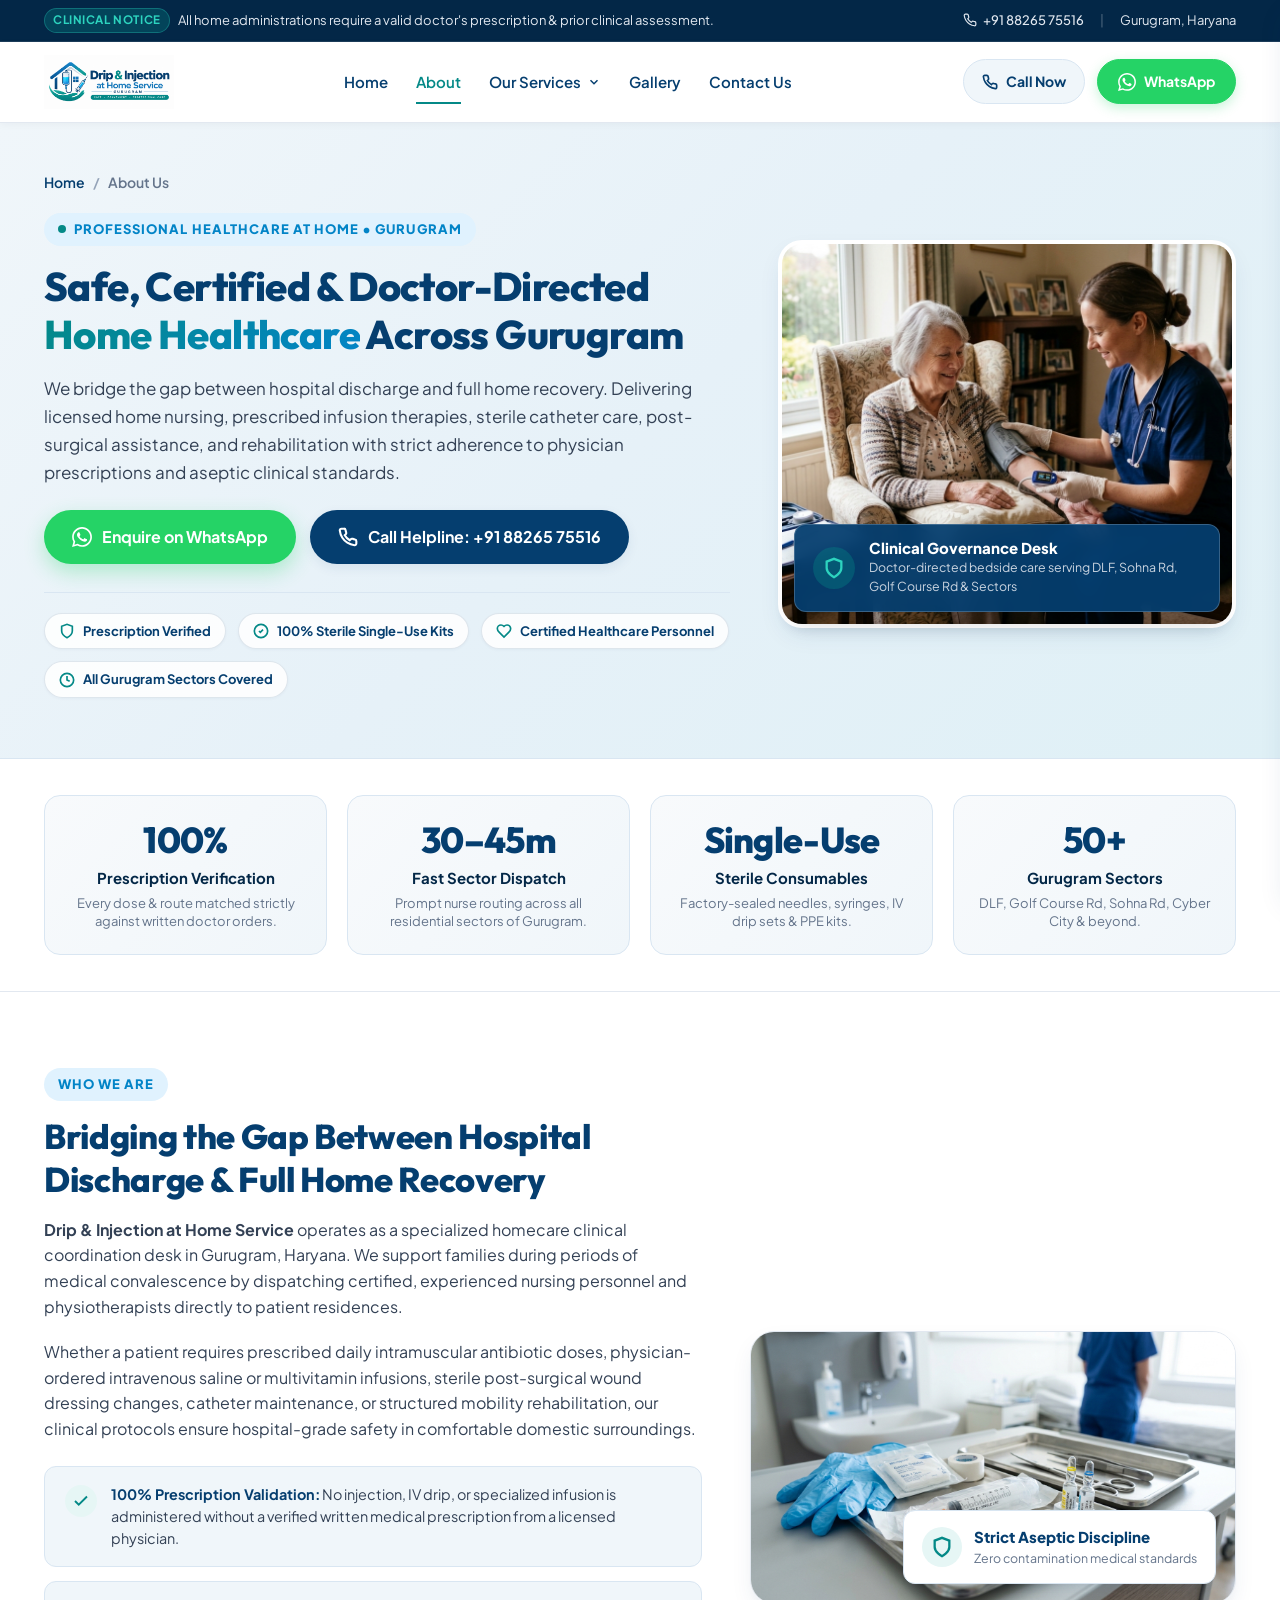
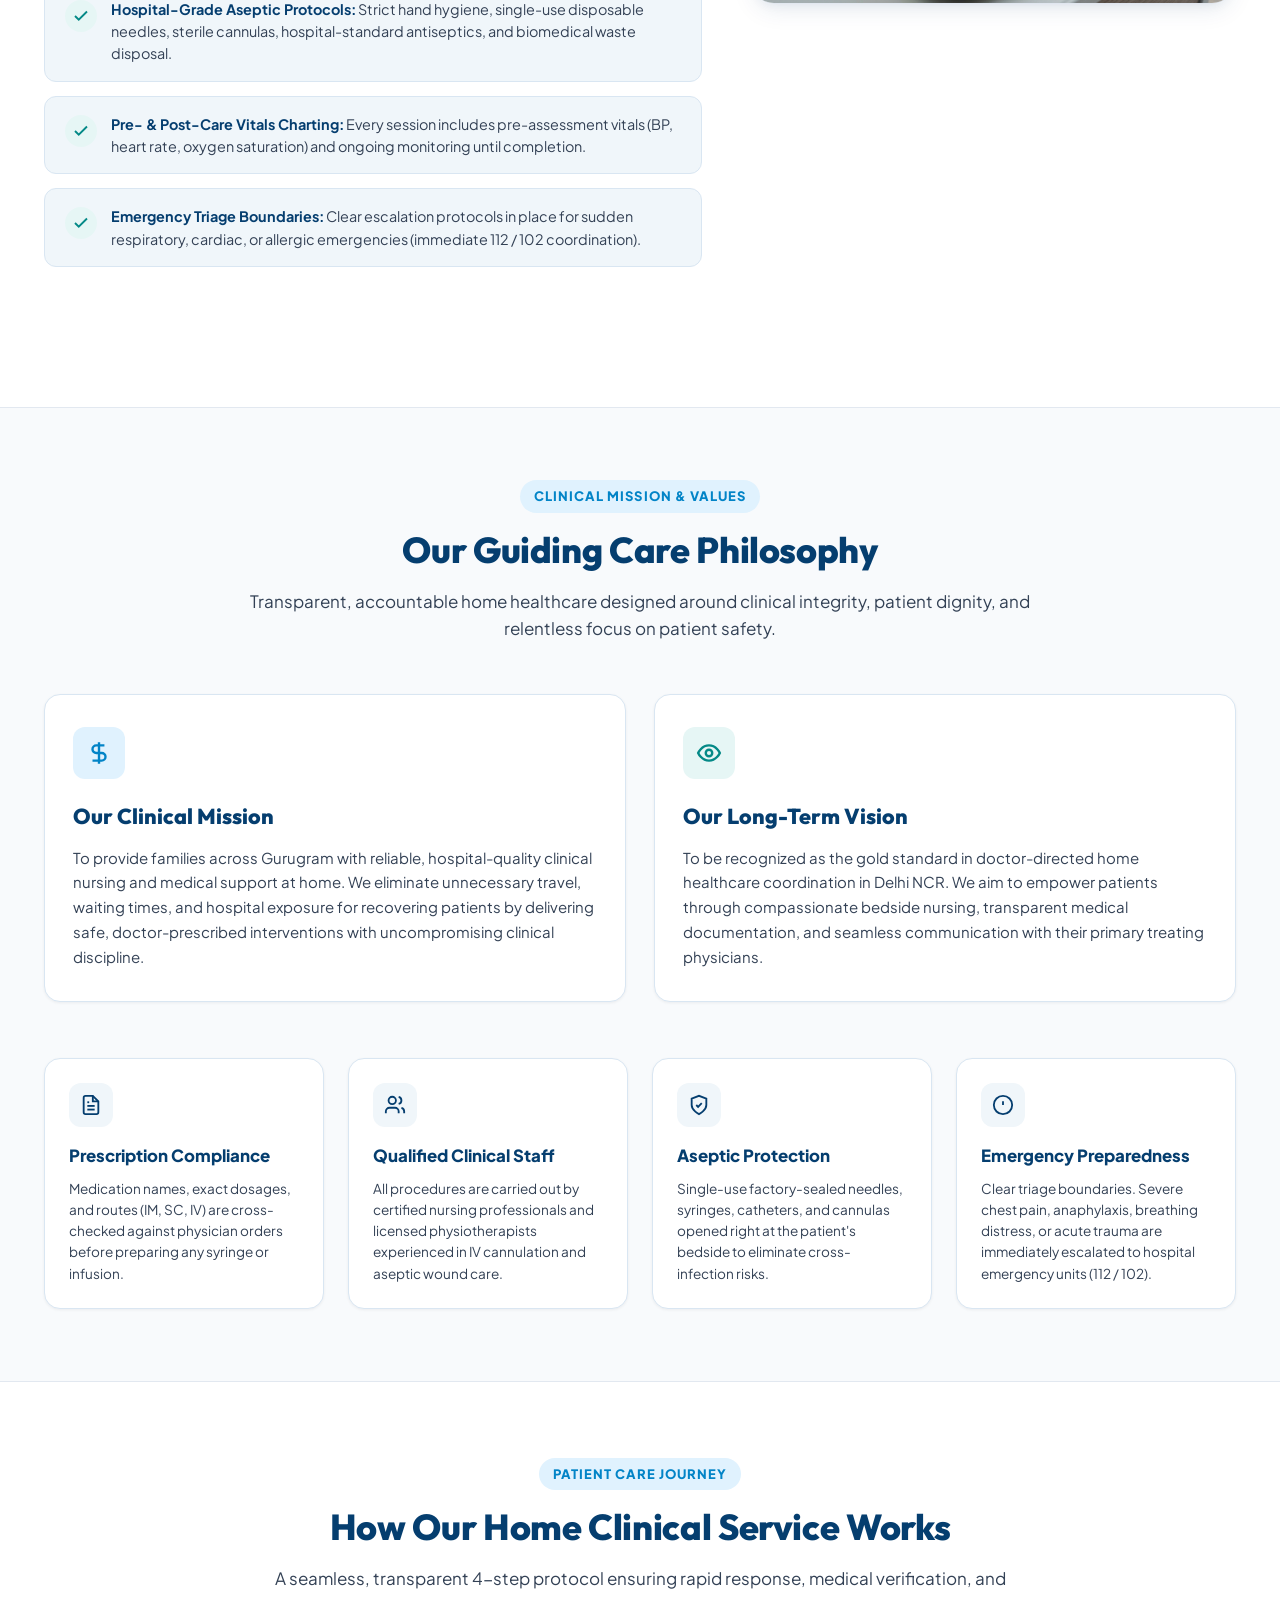
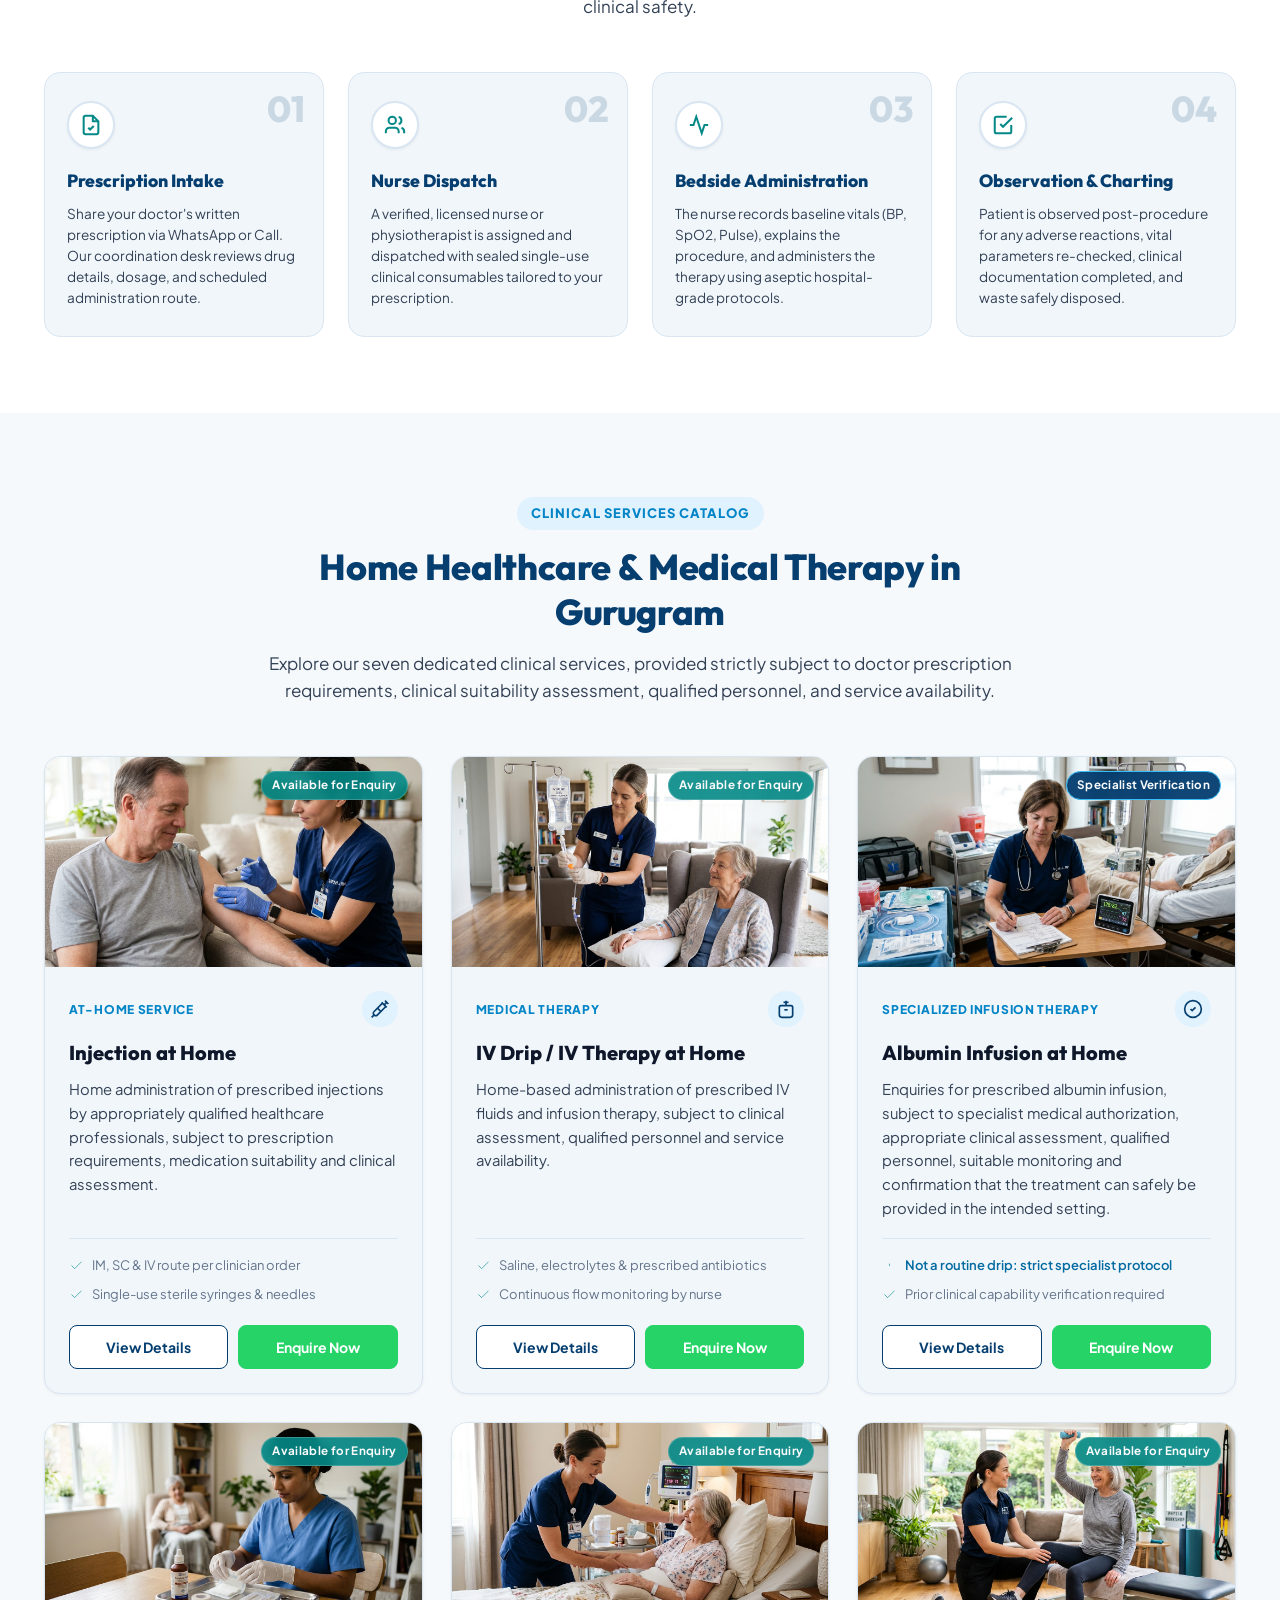
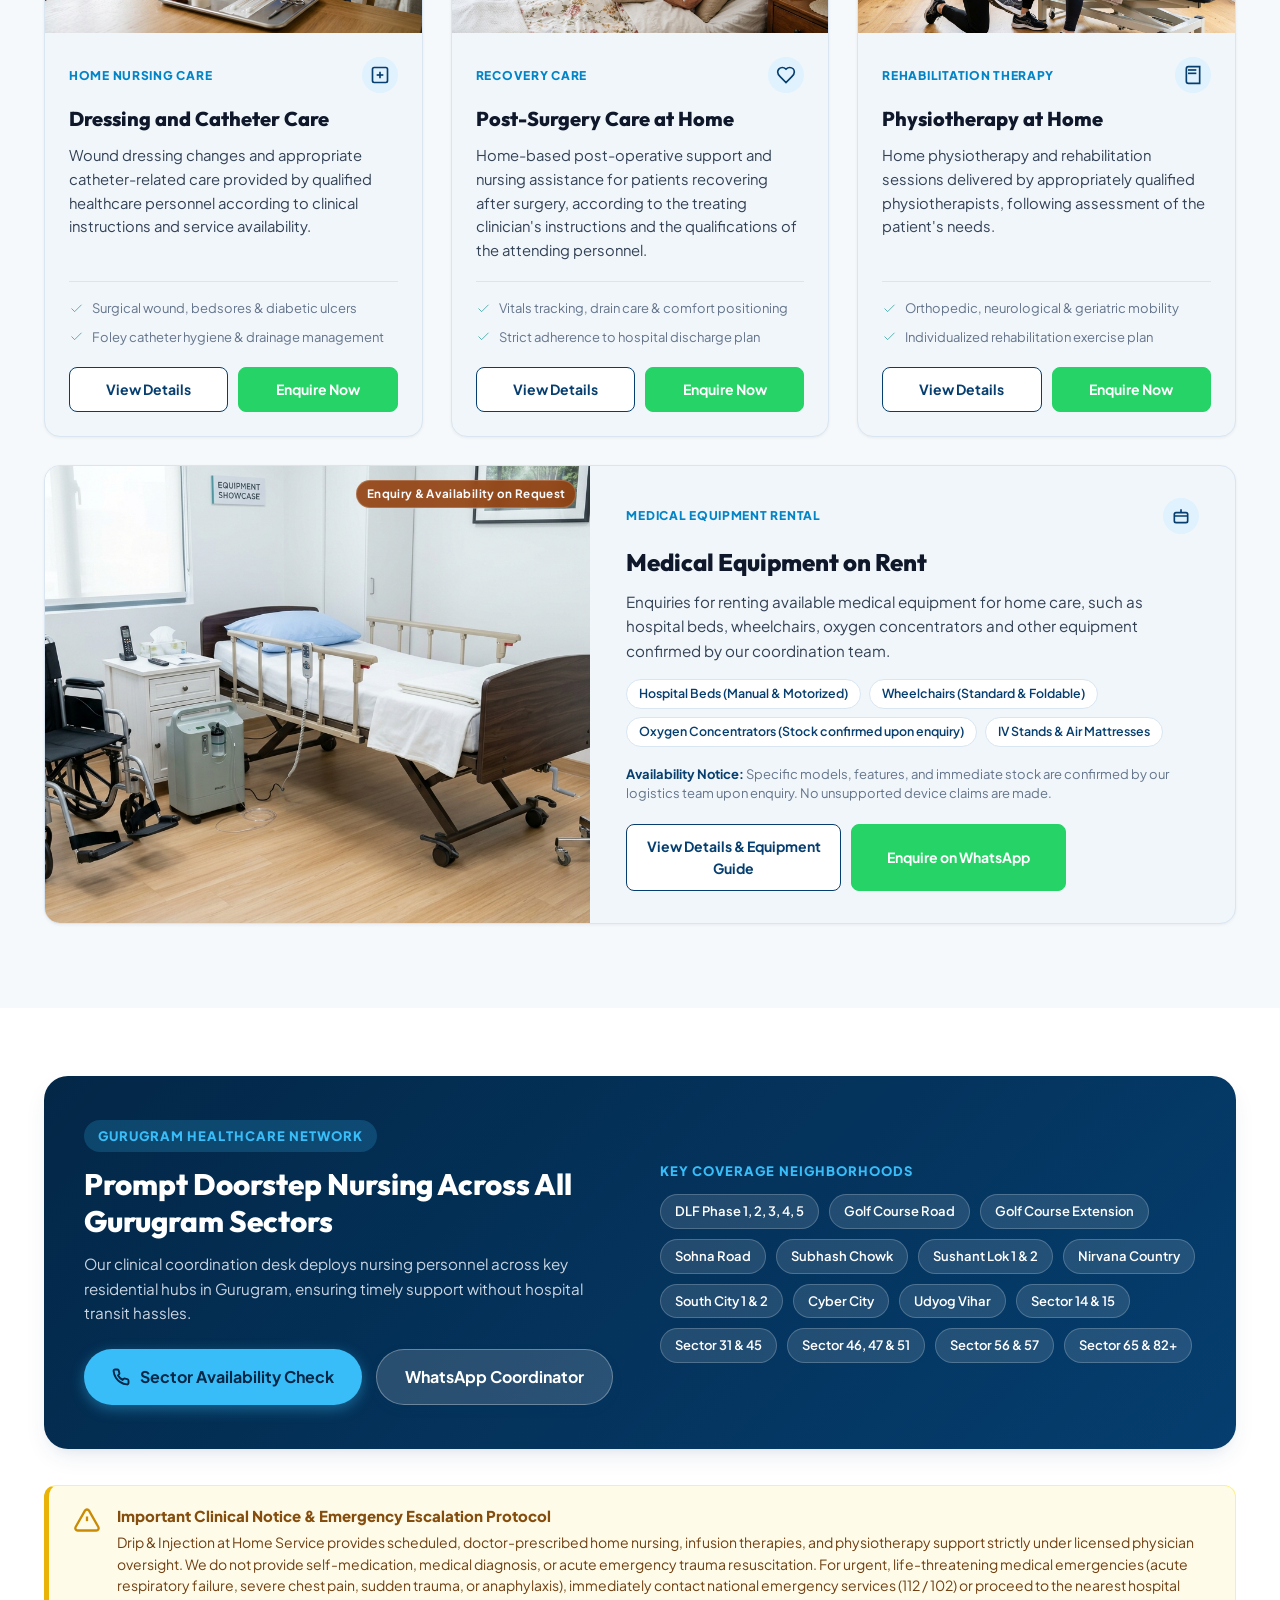
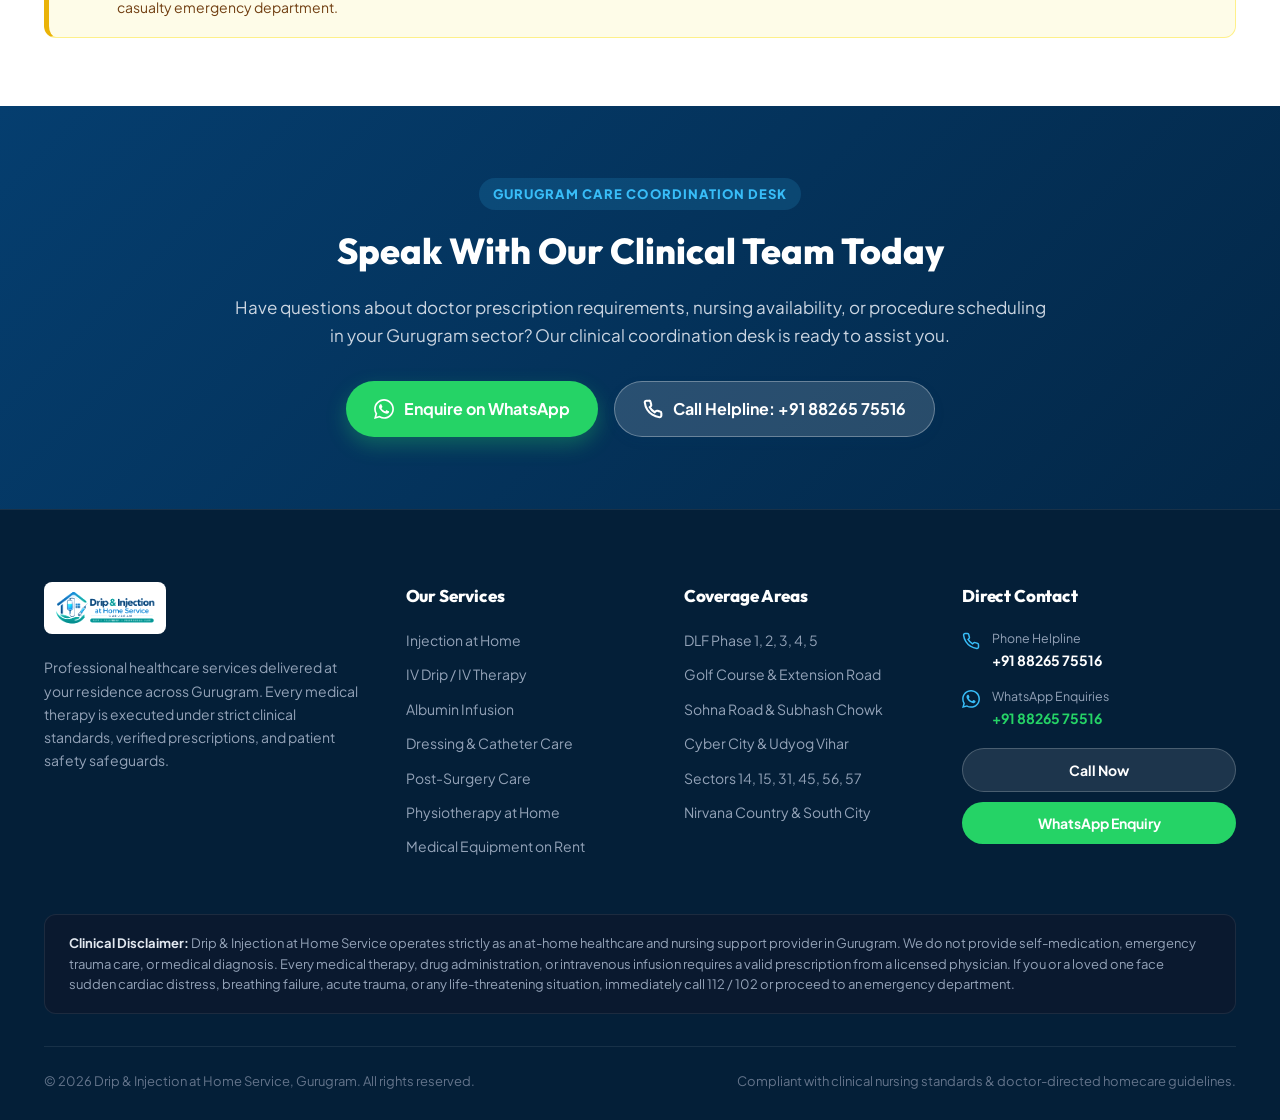
<file: about.html>
<!DOCTYPE html>
<html lang="en">
<head>
  <meta charset="UTF-8">
  <meta name="viewport" content="width=device-width, initial-scale=1.0">
  <title>About Us | Drip &amp; Injection at Home Service Gurugram</title>
  <meta name="description" content="Learn about Drip & Injection at Home Service in Gurugram. Doctor-directed home nursing, prescribed infusion therapies, strict clinical governance, certified healthcare personnel, and aseptic bedside care.">
  <link rel="stylesheet" href="css/style.css?v=2.1">
  <link rel="icon" type="image/png" href="logo.png">
</head>
<body>

  <!-- Top Clinical Notice Bar -->
  <aside class="top-notice-bar" aria-label="Clinical Protocol &amp; Emergency Guidance">
    <div class="container top-notice-inner">
      <div class="notice-text">
        <span class="notice-badge">Clinical Notice</span>
        <span>All home administrations require a valid doctor's prescription &amp; prior clinical assessment.</span>
      </div>
      <div class="top-notice-contact">
        <a href="tel:+918826575516" class="top-link">
          <svg width="14" height="14" viewBox="0 0 24 24" fill="none" stroke="currentColor" stroke-width="2"><path d="M22 16.92v3a2 2 0 0 1-2.18 2 19.79 19.79 0 0 1-8.63-3.07 19.5 19.5 0 0 1-6-6 19.79 19.79 0 0 1-3.07-8.67A2 2 0 0 1 4.11 2h3a2 2 0 0 1 2 1.72 12.84 12.84 0 0 0 .7 2.81 2 2 0 0 1-.45 2.11L8.09 9.91a16 16 0 0 0 6 6l1.27-1.27a2 2 0 0 1 2.11-.45 12.84 12.84 0 0 0 2.81.7A2 2 0 0 1 22 16.92z"/></svg>
          +91 88265 75516
        </a>
        <span style="color: rgba(255,255,255,0.3);">|</span>
        <span>Gurugram, Haryana</span>
      </div>
    </div>
  </aside>

  <!-- Main Navigation Header -->
  <header class="site-header">
    <div class="container header-inner">
      <a href="index.html" class="logo-brand" aria-label="Drip &amp; Injection at Home Service Homepage">
        <img src="logo.png" alt="Drip &amp; Injection at Home Service Gurugram Logo" class="site-logo" width="180" height="50">
      </a>

      <!-- Desktop Navigation Menu (Exactly 5 Items in Order) -->
      <nav class="nav-menu" aria-label="Main Navigation">
        <a href="index.html" class="nav-link">Home</a>
        <a href="about.html" class="nav-link active">About</a>
        
        <div class="nav-item-dropdown">
          <a href="javascript:void(0)" class="nav-link" id="servicesDropdownTrigger" aria-expanded="false" aria-haspopup="true">
            Our Services
            <svg class="dropdown-icon" viewBox="0 0 24 24" fill="none" stroke="currentColor" stroke-width="2.5"><path d="M6 9l6 6 6-6"/></svg>
          </a>
          <div class="services-dropdown" role="menu" aria-label="Services Catalog">
            <a href="services/injection-at-home.html" class="dropdown-item" role="menuitem">
              <div class="dropdown-item-icon">
                <svg viewBox="0 0 24 24" fill="none" stroke="currentColor"><path d="m18 2 4 4"/><path d="m17 7 3-3"/><path d="M19 9 8.7 19.3c-1 1-2.5 1-3.4 0l-.6-.6c-1-1-1-2.5 0-3.4L15 5"/><path d="m9 11 4 4"/><path d="m5 19-3 3"/><path d="m14 4 6 6"/></svg>
              </div>
              <div>
                <div class="dropdown-item-title">Injection at Home</div>
                <div class="dropdown-item-category">At-Home Service</div>
              </div>
            </a>
            <a href="services/iv-drip-at-home.html" class="dropdown-item" role="menuitem">
              <div class="dropdown-item-icon">
                <svg viewBox="0 0 24 24" fill="none" stroke="currentColor"><path d="M12 2v6"/><path d="M9 4h6"/><path d="M6 8h12a2 2 0 0 1 2 2v9a3 3 0 0 1-3 3H7a3 3 0 0 1-3-3v-9a2 2 0 0 1 2-2Z"/><path d="M10 13h4"/></svg>
              </div>
              <div>
                <div class="dropdown-item-title">IV Drip / IV Therapy at Home</div>
                <div class="dropdown-item-category">Medical Therapy</div>
              </div>
            </a>
            <a href="services/albumin-infusion-at-home.html" class="dropdown-item" role="menuitem">
              <div class="dropdown-item-icon">
                <svg viewBox="0 0 24 24" fill="none" stroke="currentColor"><circle cx="12" cy="12" r="10"/><path d="m9 12 2 2 4-4"/></svg>
              </div>
              <div>
                <div class="dropdown-item-title">Albumin Infusion at Home</div>
                <div class="dropdown-item-category">Specialized Infusion Therapy</div>
              </div>
            </a>
            <a href="services/dressing-and-catheter-care.html" class="dropdown-item" role="menuitem">
              <div class="dropdown-item-icon">
                <svg viewBox="0 0 24 24" fill="none" stroke="currentColor"><rect width="18" height="18" x="3" y="3" rx="2"/><path d="M8 12h8"/><path d="M12 8v8"/></svg>
              </div>
              <div>
                <div class="dropdown-item-title">Dressing and Catheter Care</div>
                <div class="dropdown-item-category">Home Nursing Care</div>
              </div>
            </a>
            <a href="services/post-surgery-care.html" class="dropdown-item" role="menuitem">
              <div class="dropdown-item-icon">
                <svg viewBox="0 0 24 24" fill="none" stroke="currentColor"><path d="M19 14c1.49-1.46 3-3.21 3-5.5A5.5 5.5 0 0 0 16.5 3c-1.76 0-3 .5-4.5 2-1.5-1.5-2.74-2-4.5-2A5.5 5.5 0 0 0 2 8.5c0 2.3 1.5 4.05 3 5.5l7 7Z"/></svg>
              </div>
              <div>
                <div class="dropdown-item-title">Post-Surgery Care at Home</div>
                <div class="dropdown-item-category">Recovery Care</div>
              </div>
            </a>
            <a href="services/physiotherapy-at-home.html" class="dropdown-item" role="menuitem">
              <div class="dropdown-item-icon">
                <svg viewBox="0 0 24 24" fill="none" stroke="currentColor"><path d="M4 19.5v-15A2.5 2.5 0 0 1 6.5 2H20v20H6.5a2.5 2.5 0 0 1-2.5-2.5Z"/><path d="M6 6h10"/><path d="M6 10h10"/></svg>
              </div>
              <div>
                <div class="dropdown-item-title">Physiotherapy at Home</div>
                <div class="dropdown-item-category">Rehabilitation Therapy</div>
              </div>
            </a>
            <a href="services/medical-equipment-on-rent.html" class="dropdown-item" role="menuitem">
              <div class="dropdown-item-icon">
                <svg viewBox="0 0 24 24" fill="none" stroke="currentColor"><rect width="16" height="12" x="4" y="8" rx="2"/><path d="M4 12h16"/><path d="M12 4v4"/></svg>
              </div>
              <div>
                <div class="dropdown-item-title">Medical Equipment on Rent</div>
                <div class="dropdown-item-category">Medical Equipment Rental</div>
              </div>
            </a>
          </div>
        </div>

        <a href="gallery.html" class="nav-link">Gallery</a>
        <a href="contact.html" class="nav-link">Contact Us</a>
      </nav>

      <!-- Action Buttons -->
      <div class="header-actions">
        <a href="tel:+918826575516" class="btn-header-call" title="Call Now for Clinical Homecare Enquiry">
          <svg width="16" height="16" viewBox="0 0 24 24" fill="none" stroke="currentColor" stroke-width="2.5"><path d="M22 16.92v3a2 2 0 0 1-2.18 2 19.79 19.79 0 0 1-8.63-3.07 19.5 19.5 0 0 1-6-6 19.79 19.79 0 0 1-3.07-8.67A2 2 0 0 1 4.11 2h3a2 2 0 0 1 2 1.72 12.84 12.84 0 0 0 .7 2.81 2 2 0 0 1-.45 2.11L8.09 9.91a16 16 0 0 0 6 6l1.27-1.27a2 2 0 0 1 2.11-.45 12.84 12.84 0 0 0 2.81.7A2 2 0 0 1 22 16.92z"/></svg>
          Call Now
        </a>
        <a href="https://wa.me/918826575516?text=Hello%2C%20I%20would%20like%20to%20enquire%20about%20Home%20Healthcare%20Services%20in%20Gurugram." target="_blank" rel="noopener noreferrer" class="btn-header-whatsapp" title="WhatsApp Enquiry">
          <svg width="18" height="18" viewBox="0 0 24 24" fill="currentColor"><path d="M.057 24l1.687-6.163c-1.041-1.804-1.588-3.849-1.587-5.946.003-6.556 5.338-11.891 11.893-11.891 3.181.001 6.167 1.24 8.413 3.488 2.245 2.248 3.481 5.236 3.48 8.414-.003 6.557-5.338 11.892-11.893 11.892-1.99-.001-3.951-.5-5.688-1.448l-6.305 1.654zm6.597-3.807c1.676.995 3.276 1.591 5.392 1.592 5.448 0 9.886-4.434 9.889-9.885.002-5.462-4.415-9.89-9.881-9.892-5.452 0-9.887 4.434-9.889 9.884-.001 2.225.651 3.891 1.746 5.634l-.999 3.648 3.742-.981zm11.387-5.464c-.074-.124-.272-.198-.57-.347-.297-.149-1.758-.868-2.031-.967-.272-.099-.47-.149-.669.149-.198.297-.768.967-.941 1.165-.173.198-.347.223-.644.074-.297-.149-1.255-.462-2.39-1.475-.883-.788-1.48-1.761-1.653-2.059-.173-.297-.018-.458.13-.606.134-.133.297-.347.446-.521.151-.172.2-.296.3-.495.099-.198.05-.372-.025-.521-.075-.148-.669-1.611-.916-2.206-.242-.579-.487-.501-.669-.51l-.57-.01c-.198 0-.52.074-.792.372s-1.04 1.016-1.04 2.479 1.065 2.876 1.213 3.074c.149.198 2.095 3.2 5.076 4.487.709.306 1.263.489 1.694.626.712.226 1.36.194 1.872.118.571-.085 1.758-.719 2.006-1.413.248-.695.248-1.29.173-1.414z"/></svg>
          WhatsApp
        </a>
      </div>

      <!-- Mobile Hamburger Button -->
      <button class="mobile-nav-toggle" id="mobileNavToggle" aria-label="Open Navigation Menu" aria-expanded="false">
        <svg viewBox="0 0 24 24" fill="none" stroke="currentColor" stroke-width="2.5"><path d="M4 6h16M4 12h16M4 18h16"/></svg>
      </button>
    </div>
  </header>

  <!-- Mobile Drawer Overlay & Menu (Exactly 5 Items in Order) -->
  <div class="mobile-drawer-overlay" id="mobileOverlay"></div>
  <div class="mobile-drawer" id="mobileDrawer" role="dialog" aria-modal="true" aria-label="Mobile Navigation">
    <div class="mobile-drawer-header">
      <img src="logo.png" alt="Drip &amp; Injection at Home Service" style="height: 42px; width: auto;">
      <button class="mobile-drawer-close" id="mobileNavClose" aria-label="Close Navigation Menu">
        <svg width="24" height="24" viewBox="0 0 24 24" fill="none" stroke="currentColor" stroke-width="2.5"><path d="M18 6L6 18M6 6l12 12"/></svg>
      </button>
    </div>

    <div class="mobile-nav-links">
      <a href="index.html" class="mobile-nav-link">Home</a>
      <a href="about.html" class="mobile-nav-link active">About</a>
      
      <div class="mobile-submenu-item">
        <button class="mobile-submenu-toggle" id="mobileServicesToggle" aria-expanded="false" type="button">
          <span>Our Services</span>
          <svg class="dropdown-icon" width="16" height="16" viewBox="0 0 24 24" fill="none" stroke="currentColor" stroke-width="2.5"><path d="M6 9l6 6 6-6"/></svg>
        </button>
        <div class="mobile-services-list" id="mobileServicesMenu">
          <a href="services/injection-at-home.html" class="mobile-services-item">Injection at Home</a>
          <a href="services/iv-drip-at-home.html" class="mobile-services-item">IV Drip / IV Therapy at Home</a>
          <a href="services/albumin-infusion-at-home.html" class="mobile-services-item">Albumin Infusion at Home</a>
          <a href="services/dressing-and-catheter-care.html" class="mobile-services-item">Dressing and Catheter Care</a>
          <a href="services/post-surgery-care.html" class="mobile-services-item">Post-Surgery Care at Home</a>
          <a href="services/physiotherapy-at-home.html" class="mobile-services-item">Physiotherapy at Home</a>
          <a href="services/medical-equipment-on-rent.html" class="mobile-services-item">Medical Equipment on Rent</a>
        </div>
      </div>

      <a href="gallery.html" class="mobile-nav-link">Gallery</a>
      <a href="contact.html" class="mobile-nav-link">Contact Us</a>
    </div>

    <div class="mobile-drawer-actions">
      <a href="tel:+918826575516" class="btn-secondary-phone" style="width: 100%; justify-content: center;">
        <svg width="18" height="18" viewBox="0 0 24 24" fill="none" stroke="currentColor" stroke-width="2"><path d="M22 16.92v3a2 2 0 0 1-2.18 2 19.79 19.79 0 0 1-8.63-3.07 19.5 19.5 0 0 1-6-6 19.79 19.79 0 0 1-3.07-8.67A2 2 0 0 1 4.11 2h3a2 2 0 0 1 2 1.72 12.84 12.84 0 0 0 .7 2.81 2 2 0 0 1-.45 2.11L8.09 9.91a16 16 0 0 0 6 6l1.27-1.27a2 2 0 0 1 2.11-.45 12.84 12.84 0 0 0 2.81.7A2 2 0 0 1 22 16.92z"/></svg>
        Call +91 88265 75516
      </a>
      <a href="https://wa.me/918826575516?text=Hello%2C%20I%20would%20like%20to%20enquire%20about%20Home%20Healthcare%20Services%20in%20Gurugram." target="_blank" rel="noopener noreferrer" class="btn-primary-whatsapp" style="width: 100%; justify-content: center;">
        Enquire on WhatsApp
      </a>
    </div>
  </div>

  <!-- 1. Flagship Hero Showcase Section -->
  <section class="about-hero-section">
    <div class="container">
      <div class="about-hero-grid">
        <div class="about-hero-content">
          <nav class="breadcrumb-nav" aria-label="Breadcrumb">
            <a href="index.html">Home</a>
            <span class="breadcrumb-separator">/</span>
            <span aria-current="page">About Us</span>
          </nav>

          <div class="about-hero-tag">
            <span class="hero-badge-dot"></span>
            Professional Healthcare at Home • Gurugram
          </div>
          <h1 class="about-hero-h1">
            Safe, Certified &amp; Doctor-Directed <span>Home Healthcare</span> Across Gurugram
          </h1>
          <p class="about-hero-lead">
            We bridge the gap between hospital discharge and full home recovery. Delivering licensed home nursing, prescribed infusion therapies, sterile catheter care, post-surgical assistance, and rehabilitation with strict adherence to physician prescriptions and aseptic clinical standards.
          </p>

          <div class="about-hero-actions">
            <a href="https://wa.me/918826575516?text=Hello%2C%20I%20would%20like%20to%20enquire%20about%20Home%20Healthcare%20Services%20in%20Gurugram." target="_blank" rel="noopener noreferrer" class="btn-primary-whatsapp" title="Enquire on WhatsApp">
              <svg width="20" height="20" viewBox="0 0 24 24" fill="currentColor"><path d="M.057 24l1.687-6.163c-1.041-1.804-1.588-3.849-1.587-5.946.003-6.556 5.338-11.891 11.893-11.891 3.181.001 6.167 1.24 8.413 3.488 2.245 2.248 3.481 5.236 3.48 8.414-.003 6.557-5.338 11.892-11.893 11.892-1.99-.001-3.951-.5-5.688-1.448l-6.305 1.654zm6.597-3.807c1.676.995 3.276 1.591 5.392 1.592 5.448 0 9.886-4.434 9.889-9.885.002-5.462-4.415-9.89-9.881-9.892-5.452 0-9.887 4.434-9.889 9.884-.001 2.225.651 3.891 1.746 5.634l-.999 3.648 3.742-.981zm11.387-5.464c-.074-.124-.272-.198-.57-.347-.297-.149-1.758-.868-2.031-.967-.272-.099-.47-.149-.669.149-.198.297-.768.967-.941 1.165-.173.198-.347.223-.644.074-.297-.149-1.255-.462-2.39-1.475-.883-.788-1.48-1.761-1.653-2.059-.173-.297-.018-.458.13-.606.134-.133.297-.347.446-.521.151-.172.2-.296.3-.495.099-.198.05-.372-.025-.521-.075-.148-.669-1.611-.916-2.206-.242-.579-.487-.501-.669-.51l-.57-.01c-.198 0-.52.074-.792.372s-1.04 1.016-1.04 2.479 1.065 2.876 1.213 3.074c.149.198 2.095 3.2 5.076 4.487.709.306 1.263.489 1.694.626.712.226 1.36.194 1.872.118.571-.085 1.758-.719 2.006-1.413.248-.695.248-1.29.173-1.414z"/></svg>
              Enquire on WhatsApp
            </a>
            <a href="tel:+918826575516" class="btn-secondary-phone" title="Call Our Clinical Helpline">
              <svg width="20" height="20" viewBox="0 0 24 24" fill="none" stroke="currentColor" stroke-width="2.5"><path d="M22 16.92v3a2 2 0 0 1-2.18 2 19.79 19.79 0 0 1-8.63-3.07 19.5 19.5 0 0 1-6-6 19.79 19.79 0 0 1-3.07-8.67A2 2 0 0 1 4.11 2h3a2 2 0 0 1 2 1.72 12.84 12.84 0 0 0 .7 2.81 2 2 0 0 1-.45 2.11L8.09 9.91a16 16 0 0 0 6 6l1.27-1.27a2 2 0 0 1 2.11-.45 12.84 12.84 0 0 0 2.81.7A2 2 0 0 1 22 16.92z"/></svg>
              Call Helpline: +91 88265 75516
            </a>
          </div>

          <div class="about-trust-row">
            <div class="about-trust-chip">
              <svg width="16" height="16" viewBox="0 0 24 24" fill="none" stroke="currentColor" stroke-width="2.5"><path d="M12 22s8-4 8-10V5l-8-3-8 3v7c0 6 8 10 8 10z"/></svg>
              Prescription Verified
            </div>
            <div class="about-trust-chip">
              <svg width="16" height="16" viewBox="0 0 24 24" fill="none" stroke="currentColor" stroke-width="2.5"><circle cx="12" cy="12" r="10"/><path d="m9 12 2 2 4-4"/></svg>
              100% Sterile Single-Use Kits
            </div>
            <div class="about-trust-chip">
              <svg width="16" height="16" viewBox="0 0 24 24" fill="none" stroke="currentColor" stroke-width="2.5"><path d="M19 14c1.49-1.46 3-3.21 3-5.5A5.5 5.5 0 0 0 16.5 3c-1.76 0-3 .5-4.5 2-1.5-1.5-2.74-2-4.5-2A5.5 5.5 0 0 0 2 8.5c0 2.3 1.5 4.05 3 5.5l7 7Z"/></svg>
              Certified Healthcare Personnel
            </div>
            <div class="about-trust-chip">
              <svg width="16" height="16" viewBox="0 0 24 24" fill="none" stroke="currentColor" stroke-width="2.5"><circle cx="12" cy="12" r="10"/><polyline points="12 6 12 12 16 14"/></svg>
              All Gurugram Sectors Covered
            </div>
          </div>
        </div>

        <div class="about-hero-media">
          <div class="about-hero-img-wrap">
            <img src="images/gallery/vitals-check.jpg" alt="Clinical nurse taking vital signs of patient during home care visit in Gurugram" class="about-hero-img" width="560" height="380">
          </div>
          <div class="about-hero-badge">
            <div class="about-hero-badge-icon">
              <svg width="22" height="22" viewBox="0 0 24 24" fill="none" stroke="currentColor" stroke-width="2.5"><path d="M12 22s8-4 8-10V5l-8-3-8 3v7c0 6 8 10 8 10z"/></svg>
            </div>
            <div>
              <div class="about-hero-badge-title">Clinical Governance Desk</div>
              <div class="about-hero-badge-sub">Doctor-directed bedside care serving DLF, Sohna Rd, Golf Course Rd &amp; Sectors</div>
            </div>
          </div>
        </div>
      </div>
    </div>
  </section>

  <!-- 2. Clinical Assurance Metrics Bar -->
  <section class="about-stats-strip" aria-label="Clinical Metrics">
    <div class="container">
      <div class="about-stats-grid">
        <div class="about-stat-card">
          <div class="about-stat-num">100%</div>
          <div class="about-stat-label">Prescription Verification</div>
          <div class="about-stat-desc">Every dose &amp; route matched strictly against written doctor orders.</div>
        </div>
        <div class="about-stat-card">
          <div class="about-stat-num">30–45m</div>
          <div class="about-stat-label">Fast Sector Dispatch</div>
          <div class="about-stat-desc">Prompt nurse routing across all residential sectors of Gurugram.</div>
        </div>
        <div class="about-stat-card">
          <div class="about-stat-num">Single-Use</div>
          <div class="about-stat-label">Sterile Consumables</div>
          <div class="about-stat-desc">Factory-sealed needles, syringes, IV drip sets &amp; PPE kits.</div>
        </div>
        <div class="about-stat-card">
          <div class="about-stat-num">50+</div>
          <div class="about-stat-label">Gurugram Sectors</div>
          <div class="about-stat-desc">DLF, Golf Course Rd, Sohna Rd, Cyber City &amp; beyond.</div>
        </div>
      </div>
    </div>
  </section>

  <!-- 3. Who We Are Story & Clinical Standards Section -->
  <main class="about-section">
    <div class="container">
      <div class="about-intro-grid">
        <div>
          <div class="section-tag">Who We Are</div>
          <h2 class="section-title" style="text-align: left; font-size: 2.15rem;">Bridging the Gap Between Hospital Discharge &amp; Full Home Recovery</h2>
          <p class="service-lead-text" style="margin-bottom: 20px;">
            <strong>Drip &amp; Injection at Home Service</strong> operates as a specialized homecare clinical coordination desk in Gurugram, Haryana. We support families during periods of medical convalescence by dispatching certified, experienced nursing personnel and physiotherapists directly to patient residences.
          </p>
          <p class="service-body-text" style="margin-bottom: 24px;">
            Whether a patient requires prescribed daily intramuscular antibiotic doses, physician-ordered intravenous saline or multivitamin infusions, sterile post-surgical wound dressing changes, catheter maintenance, or structured mobility rehabilitation, our clinical protocols ensure hospital-grade safety in comfortable domestic surroundings.
          </p>
          
          <div class="clinical-standards-list">
            <div class="standard-check-item">
              <div class="check-icon-wrap">
                <svg class="check-icon" width="18" height="18" style="width: 18px; height: 18px; flex-shrink: 0;" viewBox="0 0 24 24" fill="none" stroke="currentColor" stroke-width="2.5"><path d="M20 6L9 17l-5-5"/></svg>
              </div>
              <div class="standard-check-text">
                <strong>100% Prescription Validation:</strong> No injection, IV drip, or specialized infusion is administered without a verified written medical prescription from a licensed physician.
              </div>
            </div>
            <div class="standard-check-item">
              <div class="check-icon-wrap">
                <svg class="check-icon" width="18" height="18" style="width: 18px; height: 18px; flex-shrink: 0;" viewBox="0 0 24 24" fill="none" stroke="currentColor" stroke-width="2.5"><path d="M20 6L9 17l-5-5"/></svg>
              </div>
              <div class="standard-check-text">
                <strong>Hospital-Grade Aseptic Protocols:</strong> Strict hand hygiene, single-use disposable needles, sterile cannulas, hospital-standard antiseptics, and biomedical waste disposal.
              </div>
            </div>
            <div class="standard-check-item">
              <div class="check-icon-wrap">
                <svg class="check-icon" width="18" height="18" style="width: 18px; height: 18px; flex-shrink: 0;" viewBox="0 0 24 24" fill="none" stroke="currentColor" stroke-width="2.5"><path d="M20 6L9 17l-5-5"/></svg>
              </div>
              <div class="standard-check-text">
                <strong>Pre- &amp; Post-Care Vitals Charting:</strong> Every session includes pre-assessment vitals (BP, heart rate, oxygen saturation) and ongoing monitoring until completion.
              </div>
            </div>
            <div class="standard-check-item">
              <div class="check-icon-wrap">
                <svg class="check-icon" width="18" height="18" style="width: 18px; height: 18px; flex-shrink: 0;" viewBox="0 0 24 24" fill="none" stroke="currentColor" stroke-width="2.5"><path d="M20 6L9 17l-5-5"/></svg>
              </div>
              <div class="standard-check-text">
                <strong>Emergency Triage Boundaries:</strong> Clear escalation protocols in place for sudden respiratory, cardiac, or allergic emergencies (immediate 112 / 102 coordination).
              </div>
            </div>
          </div>
        </div>

        <div class="about-intro-media">
          <img src="images/gallery/sterile-prep.jpg" alt="Clinical nursing professional preparing sterile disposable syringe with aseptic technique" class="about-intro-img" width="560" height="420">
          <div class="about-floating-badge">
            <div class="about-floating-badge-icon">
              <svg width="22" height="22" viewBox="0 0 24 24" fill="none" stroke="currentColor" stroke-width="2.5"><path d="M12 22s8-4 8-10V5l-8-3-8 3v7c0 6 8 10 8 10z"/></svg>
            </div>
            <div>
              <div class="about-floating-badge-title">Strict Aseptic Discipline</div>
              <div class="about-floating-badge-desc">Zero contamination medical standards</div>
            </div>
          </div>
        </div>
      </div>
    </div>
  </main>

  <!-- 4. Mission, Vision & 4 Care Pillars Section -->
  <section class="about-mission-section">
    <div class="container">
      <div class="section-header">
        <div class="section-tag">Clinical Mission &amp; Values</div>
        <h2 class="section-title">Our Guiding Care Philosophy</h2>
        <p class="section-subtitle">
          Transparent, accountable home healthcare designed around clinical integrity, patient dignity, and relentless focus on patient safety.
        </p>
      </div>

      <!-- Dual Mission & Vision Cards -->
      <div class="mission-vision-grid">
        <div class="mission-card">
          <div class="mission-card-icon">
            <svg width="26" height="26" viewBox="0 0 24 24" fill="none" stroke="currentColor" stroke-width="2.2"><path d="M12 2v20M17 5H9.5a3.5 3.5 0 0 0 0 7h5a3.5 3.5 0 0 1 0 7H6"/></svg>
          </div>
          <h3 class="mission-card-title">Our Clinical Mission</h3>
          <p class="mission-card-text">
            To provide families across Gurugram with reliable, hospital-quality clinical nursing and medical support at home. We eliminate unnecessary travel, waiting times, and hospital exposure for recovering patients by delivering safe, doctor-prescribed interventions with uncompromising clinical discipline.
          </p>
        </div>

        <div class="mission-card vision">
          <div class="mission-card-icon">
            <svg width="26" height="26" viewBox="0 0 24 24" fill="none" stroke="currentColor" stroke-width="2.2"><path d="M2 12s3-7 10-7 10 7 10 7-3 7-10 7-10-7-10-7Z"/><circle cx="12" cy="12" r="3"/></svg>
          </div>
          <h3 class="mission-card-title">Our Long-Term Vision</h3>
          <p class="mission-card-text">
            To be recognized as the gold standard in doctor-directed home healthcare coordination in Delhi NCR. We aim to empower patients through compassionate bedside nursing, transparent medical documentation, and seamless communication with their primary treating physicians.
          </p>
        </div>
      </div>

      <!-- 4 Core Pillars Grid -->
      <div class="pillars-grid">
        <div class="pillar-card">
          <div class="pillar-icon-wrap">
            <svg width="22" height="22" viewBox="0 0 24 24" fill="none" stroke="currentColor" stroke-width="2"><path d="M14 2H6a2 2 0 0 0-2 2v16a2 2 0 0 0 2 2h12a2 2 0 0 0 2-2V8z"/><polyline points="14 2 14 8 20 8"/><line x1="16" y1="13" x2="8" y2="13"/><line x1="16" y1="17" x2="8" y2="17"/><polyline points="10 9 9 9 8 9"/></svg>
          </div>
          <h3 class="pillar-title">Prescription Compliance</h3>
          <p class="pillar-desc">
            Medication names, exact dosages, and routes (IM, SC, IV) are cross-checked against physician orders before preparing any syringe or infusion.
          </p>
        </div>

        <div class="pillar-card">
          <div class="pillar-icon-wrap">
            <svg width="22" height="22" viewBox="0 0 24 24" fill="none" stroke="currentColor" stroke-width="2"><path d="M16 21v-2a4 4 0 0 0-4-4H6a4 4 0 0 0-4 4v2"/><circle cx="9" cy="7" r="4"/><path d="M22 21v-2a4 4 0 0 0-3-3.87"/><path d="M16 3.13a4 4 0 0 1 0 7.75"/></svg>
          </div>
          <h3 class="pillar-title">Qualified Clinical Staff</h3>
          <p class="pillar-desc">
            All procedures are carried out by certified nursing professionals and licensed physiotherapists experienced in IV cannulation and aseptic wound care.
          </p>
        </div>

        <div class="pillar-card">
          <div class="pillar-icon-wrap">
            <svg width="22" height="22" viewBox="0 0 24 24" fill="none" stroke="currentColor" stroke-width="2"><path d="M12 22s8-4 8-10V5l-8-3-8 3v7c0 6 8 10 8 10z"/><path d="m9 12 2 2 4-4"/></svg>
          </div>
          <h3 class="pillar-title">Aseptic Protection</h3>
          <p class="pillar-desc">
            Single-use factory-sealed needles, syringes, catheters, and cannulas opened right at the patient's bedside to eliminate cross-infection risks.
          </p>
        </div>

        <div class="pillar-card">
          <div class="pillar-icon-wrap">
            <svg width="22" height="22" viewBox="0 0 24 24" fill="none" stroke="currentColor" stroke-width="2"><circle cx="12" cy="12" r="10"/><line x1="12" y1="8" x2="12" y2="12"/><line x1="12" y1="16" x2="12.01" y2="16"/></svg>
          </div>
          <h3 class="pillar-title">Emergency Preparedness</h3>
          <p class="pillar-desc">
            Clear triage boundaries. Severe chest pain, anaphylaxis, breathing distress, or acute trauma are immediately escalated to hospital emergency units (112 / 102).
          </p>
        </div>
      </div>
    </div>
  </section>

  <!-- 5. 4-Step Patient Care Journey (Clinical Workflow) -->
  <section class="about-process-section">
    <div class="container">
      <div class="section-header">
        <div class="section-tag">Patient Care Journey</div>
        <h2 class="section-title">How Our Home Clinical Service Works</h2>
        <p class="section-subtitle">
          A seamless, transparent 4-step protocol ensuring rapid response, medical verification, and clinical safety.
        </p>
      </div>

      <div class="process-grid">
        <div class="process-card">
          <div class="process-step-num">01</div>
          <div class="process-icon-wrap">
            <svg width="22" height="22" viewBox="0 0 24 24" fill="none" stroke="currentColor" stroke-width="2.2"><path d="M14 2H6a2 2 0 0 0-2 2v16a2 2 0 0 0 2 2h12a2 2 0 0 0 2-2V8z"/><polyline points="14 2 14 8 20 8"/><path d="m9 15 2 2 4-4"/></svg>
          </div>
          <h3 class="process-card-title">Prescription Intake</h3>
          <p class="process-card-desc">
            Share your doctor's written prescription via WhatsApp or Call. Our coordination desk reviews drug details, dosage, and scheduled administration route.
          </p>
        </div>

        <div class="process-card">
          <div class="process-step-num">02</div>
          <div class="process-icon-wrap">
            <svg width="22" height="22" viewBox="0 0 24 24" fill="none" stroke="currentColor" stroke-width="2.2"><path d="M16 21v-2a4 4 0 0 0-4-4H6a4 4 0 0 0-4 4v2"/><circle cx="9" cy="7" r="4"/><path d="M22 21v-2a4 4 0 0 0-3-3.87"/><path d="M16 3.13a4 4 0 0 1 0 7.75"/></svg>
          </div>
          <h3 class="process-card-title">Nurse Dispatch</h3>
          <p class="process-card-desc">
            A verified, licensed nurse or physiotherapist is assigned and dispatched with sealed single-use clinical consumables tailored to your prescription.
          </p>
        </div>

        <div class="process-card">
          <div class="process-step-num">03</div>
          <div class="process-icon-wrap">
            <svg width="22" height="22" viewBox="0 0 24 24" fill="none" stroke="currentColor" stroke-width="2.2"><path d="M22 12h-4l-3 9L9 3l-3 9H2"/></svg>
          </div>
          <h3 class="process-card-title">Bedside Administration</h3>
          <p class="process-card-desc">
            The nurse records baseline vitals (BP, SpO2, Pulse), explains the procedure, and administers the therapy using aseptic hospital-grade protocols.
          </p>
        </div>

        <div class="process-card">
          <div class="process-step-num">04</div>
          <div class="process-icon-wrap">
            <svg width="22" height="22" viewBox="0 0 24 24" fill="none" stroke="currentColor" stroke-width="2.2"><path d="M9 11l3 3L22 4"/><path d="M21 12v7a2 2 0 0 1-2 2H5a2 2 0 0 1-2-2V5a2 2 0 0 1 2-2h11"/></svg>
          </div>
          <h3 class="process-card-title">Observation &amp; Charting</h3>
          <p class="process-card-desc">
            Patient is observed post-procedure for any adverse reactions, vital parameters re-checked, clinical documentation completed, and waste safely disposed.
          </p>
        </div>
      </div>
    </div>
  </section>

  <!-- 6. Complete 7 Healthcare Services Catalog -->
  <section class="services-section" id="services-catalog">
    <div class="container">
      <div class="section-header">
        <span class="section-tag">Clinical Services Catalog</span>
        <h2 class="section-title">Home Healthcare &amp; Medical Therapy in Gurugram</h2>
        <p class="section-subtitle">
          Explore our seven dedicated clinical services, provided strictly subject to doctor prescription requirements, clinical suitability assessment, qualified personnel, and service availability.
        </p>
      </div>

      <!-- 3-Column Desktop Grid for Services 1 to 6 -->
      <div class="services-grid">

        <!-- 1. Injection at Home -->
        <article class="service-card" data-service="injection-at-home">
          <div class="service-card-media">
            <img src="images/services/injection.jpg" alt="Home administration of prescribed injections by healthcare nurse" class="service-card-img" loading="lazy" width="400" height="210">
            <span class="service-card-status-badge verified">Available for Enquiry</span>
          </div>
          <div class="service-card-body">
            <div class="service-card-header">
              <span class="service-category-label">AT-HOME SERVICE</span>
              <div class="service-icon-wrap" aria-hidden="true">
                <svg viewBox="0 0 24 24" fill="none" stroke="currentColor"><path d="m18 2 4 4"/><path d="m17 7 3-3"/><path d="M19 9 8.7 19.3c-1 1-2.5 1-3.4 0l-.6-.6c-1-1-1-2.5 0-3.4L15 5"/><path d="m9 11 4 4"/><path d="m5 19-3 3"/><path d="m14 4 6 6"/></svg>
              </div>
            </div>
            <h3 class="service-card-title">
              <a href="services/injection-at-home.html">Injection at Home</a>
            </h3>
            <p class="service-card-description">
              Home administration of prescribed injections by appropriately qualified healthcare professionals, subject to prescription requirements, medication suitability and clinical assessment.
            </p>
            <div class="service-card-meta">
              <div class="service-meta-item">
                <svg class="service-meta-icon" viewBox="0 0 24 24" fill="none" stroke="currentColor"><path d="M20 6 9 17l-5-5"/></svg>
                <span>IM, SC &amp; IV route per clinician order</span>
              </div>
              <div class="service-meta-item">
                <svg class="service-meta-icon" viewBox="0 0 24 24" fill="none" stroke="currentColor"><path d="M20 6 9 17l-5-5"/></svg>
                <span>Single-use sterile syringes &amp; needles</span>
              </div>
            </div>
            <div class="service-card-actions">
              <a href="services/injection-at-home.html" class="btn-card-details">View Details</a>
              <a href="https://wa.me/918826575516?text=Hello%2C%20I%20would%20like%20to%20enquire%20about%20Injection%20at%20Home%20in%20Gurugram." target="_blank" rel="noopener noreferrer" class="btn-card-contact">Enquire Now</a>
            </div>
          </div>
        </article>

        <!-- 2. IV Drip / IV Therapy at Home -->
        <article class="service-card" data-service="iv-drip-at-home">
          <div class="service-card-media">
            <img src="images/services/iv-drip.jpg" alt="Home-based IV drip and intravenous fluid infusion therapy" class="service-card-img" loading="lazy" width="400" height="210">
            <span class="service-card-status-badge verified">Available for Enquiry</span>
          </div>
          <div class="service-card-body">
            <div class="service-card-header">
              <span class="service-category-label">MEDICAL THERAPY</span>
              <div class="service-icon-wrap" aria-hidden="true">
                <svg viewBox="0 0 24 24" fill="none" stroke="currentColor"><path d="M12 2v6"/><path d="M9 4h6"/><path d="M6 8h12a2 2 0 0 1 2 2v9a3 3 0 0 1-3 3H7a3 3 0 0 1-3-3v-9a2 2 0 0 1 2-2Z"/><path d="M10 13h4"/></svg>
              </div>
            </div>
            <h3 class="service-card-title">
              <a href="services/iv-drip-at-home.html">IV Drip / IV Therapy at Home</a>
            </h3>
            <p class="service-card-description">
              Home-based administration of prescribed IV fluids and infusion therapy, subject to clinical assessment, qualified personnel and service availability.
            </p>
            <div class="service-card-meta">
              <div class="service-meta-item">
                <svg class="service-meta-icon" viewBox="0 0 24 24" fill="none" stroke="currentColor"><path d="M20 6 9 17l-5-5"/></svg>
                <span>Saline, electrolytes &amp; prescribed antibiotics</span>
              </div>
              <div class="service-meta-item">
                <svg class="service-meta-icon" viewBox="0 0 24 24" fill="none" stroke="currentColor"><path d="M20 6 9 17l-5-5"/></svg>
                <span>Continuous flow monitoring by nurse</span>
              </div>
            </div>
            <div class="service-card-actions">
              <a href="services/iv-drip-at-home.html" class="btn-card-details">View Details</a>
              <a href="https://wa.me/918826575516?text=Hello%2C%20I%20would%20like%20to%20enquire%20about%20IV%20Drip%20at%20Home%20in%20Gurugram." target="_blank" rel="noopener noreferrer" class="btn-card-contact">Enquire Now</a>
            </div>
          </div>
        </article>

        <!-- 3. Albumin Infusion at Home -->
        <article class="service-card" data-service="albumin-infusion-at-home">
          <div class="service-card-media">
            <img src="images/services/albumin-infusion.jpg" alt="Specialized albumin infusion therapy and clinical vitals monitoring" class="service-card-img" loading="lazy" width="400" height="210">
            <span class="service-card-status-badge specialized">Specialist Verification</span>
          </div>
          <div class="service-card-body">
            <div class="service-card-header">
              <span class="service-category-label">SPECIALIZED INFUSION THERAPY</span>
              <div class="service-icon-wrap" aria-hidden="true">
                <svg viewBox="0 0 24 24" fill="none" stroke="currentColor"><circle cx="12" cy="12" r="10"/><path d="m9 12 2 2 4-4"/></svg>
              </div>
            </div>
            <h3 class="service-card-title">
              <a href="services/albumin-infusion-at-home.html">Albumin Infusion at Home</a>
            </h3>
            <p class="service-card-description">
              Enquiries for prescribed albumin infusion, subject to specialist medical authorization, appropriate clinical assessment, qualified personnel, suitable monitoring and confirmation that the treatment can safely be provided in the intended setting.
            </p>
            <div class="service-card-meta">
              <div class="service-meta-item">
                <svg class="service-meta-icon" viewBox="0 0 24 24" fill="none" stroke="currentColor"><path d="M12 9v4"/><path d="M12 17h.01"/></svg>
                <span style="color: #0369a1; font-weight: 600;">Not a routine drip: strict specialist protocol</span>
              </div>
              <div class="service-meta-item">
                <svg class="service-meta-icon" viewBox="0 0 24 24" fill="none" stroke="currentColor"><path d="M20 6 9 17l-5-5"/></svg>
                <span>Prior clinical capability verification required</span>
              </div>
            </div>
            <div class="service-card-actions">
              <a href="services/albumin-infusion-at-home.html" class="btn-card-details">View Details</a>
              <a href="https://wa.me/918826575516?text=Hello%2C%20I%20would%20like%20to%20enquire%20about%20Albumin%20Infusion%20at%20Home%20in%20Gurugram." target="_blank" rel="noopener noreferrer" class="btn-card-contact">Enquire Now</a>
            </div>
          </div>
        </article>

        <!-- 4. Dressing and Catheter Care -->
        <article class="service-card" data-service="dressing-and-catheter-care">
          <div class="service-card-media">
            <img src="images/services/dressing-catheter.jpg" alt="Sterile wound dressing and urinary catheter care at home" class="service-card-img" loading="lazy" width="400" height="210">
            <span class="service-card-status-badge verified">Available for Enquiry</span>
          </div>
          <div class="service-card-body">
            <div class="service-card-header">
              <span class="service-category-label">HOME NURSING CARE</span>
              <div class="service-icon-wrap" aria-hidden="true">
                <svg viewBox="0 0 24 24" fill="none" stroke="currentColor"><rect width="18" height="18" x="3" y="3" rx="2"/><path d="M8 12h8"/><path d="M12 8v8"/></svg>
              </div>
            </div>
            <h3 class="service-card-title">
              <a href="services/dressing-and-catheter-care.html">Dressing and Catheter Care</a>
            </h3>
            <p class="service-card-description">
              Wound dressing changes and appropriate catheter-related care provided by qualified healthcare personnel according to clinical instructions and service availability.
            </p>
            <div class="service-card-meta">
              <div class="service-meta-item">
                <svg class="service-meta-icon" viewBox="0 0 24 24" fill="none" stroke="currentColor"><path d="M20 6 9 17l-5-5"/></svg>
                <span>Surgical wound, bedsores &amp; diabetic ulcers</span>
              </div>
              <div class="service-meta-item">
                <svg class="service-meta-icon" viewBox="0 0 24 24" fill="none" stroke="currentColor"><path d="M20 6 9 17l-5-5"/></svg>
                <span>Foley catheter hygiene &amp; drainage management</span>
              </div>
            </div>
            <div class="service-card-actions">
              <a href="services/dressing-and-catheter-care.html" class="btn-card-details">View Details</a>
              <a href="https://wa.me/918826575516?text=Hello%2C%20I%20would%20like%20to%20enquire%20about%20Dressing%20and%20Catheter%20Care%20at%20Home%20in%20Gurugram." target="_blank" rel="noopener noreferrer" class="btn-card-contact">Enquire Now</a>
            </div>
          </div>
        </article>

        <!-- 5. Post-Surgery Care at Home -->
        <article class="service-card" data-service="post-surgery-care">
          <div class="service-card-media">
            <img src="images/services/post-surgery.jpg" alt="Post-operative recovery nursing care and assistance at home" class="service-card-img" loading="lazy" width="400" height="210">
            <span class="service-card-status-badge verified">Available for Enquiry</span>
          </div>
          <div class="service-card-body">
            <div class="service-card-header">
              <span class="service-category-label">RECOVERY CARE</span>
              <div class="service-icon-wrap" aria-hidden="true">
                <svg viewBox="0 0 24 24" fill="none" stroke="currentColor"><path d="M19 14c1.49-1.46 3-3.21 3-5.5A5.5 5.5 0 0 0 16.5 3c-1.76 0-3 .5-4.5 2-1.5-1.5-2.74-2-4.5-2A5.5 5.5 0 0 0 2 8.5c0 2.3 1.5 4.05 3 5.5l7 7Z"/></svg>
              </div>
            </div>
            <h3 class="service-card-title">
              <a href="services/post-surgery-care.html">Post-Surgery Care at Home</a>
            </h3>
            <p class="service-card-description">
              Home-based post-operative support and nursing assistance for patients recovering after surgery, according to the treating clinician's instructions and the qualifications of the attending personnel.
            </p>
            <div class="service-card-meta">
              <div class="service-meta-item">
                <svg class="service-meta-icon" viewBox="0 0 24 24" fill="none" stroke="currentColor"><path d="M20 6 9 17l-5-5"/></svg>
                <span>Vitals tracking, drain care &amp; comfort positioning</span>
              </div>
              <div class="service-meta-item">
                <svg class="service-meta-icon" viewBox="0 0 24 24" fill="none" stroke="currentColor"><path d="M20 6 9 17l-5-5"/></svg>
                <span>Strict adherence to hospital discharge plan</span>
              </div>
            </div>
            <div class="service-card-actions">
              <a href="services/post-surgery-care.html" class="btn-card-details">View Details</a>
              <a href="https://wa.me/918826575516?text=Hello%2C%20I%20would%20like%20to%20enquire%20about%20Post-Surgery%20Care%20at%20Home%20in%20Gurugram." target="_blank" rel="noopener noreferrer" class="btn-card-contact">Enquire Now</a>
            </div>
          </div>
        </article>

        <!-- 6. Physiotherapy at Home -->
        <article class="service-card" data-service="physiotherapy-at-home">
          <div class="service-card-media">
            <img src="images/services/physiotherapy.jpg" alt="Home physiotherapy and physical rehabilitation therapy" class="service-card-img" loading="lazy" width="400" height="210">
            <span class="service-card-status-badge verified">Available for Enquiry</span>
          </div>
          <div class="service-card-body">
            <div class="service-card-header">
              <span class="service-category-label">REHABILITATION THERAPY</span>
              <div class="service-icon-wrap" aria-hidden="true">
                <svg viewBox="0 0 24 24" fill="none" stroke="currentColor"><path d="M4 19.5v-15A2.5 2.5 0 0 1 6.5 2H20v20H6.5a2.5 2.5 0 0 1-2.5-2.5Z"/><path d="M6 6h10"/><path d="M6 10h10"/></svg>
              </div>
            </div>
            <h3 class="service-card-title">
              <a href="services/physiotherapy-at-home.html">Physiotherapy at Home</a>
            </h3>
            <p class="service-card-description">
              Home physiotherapy and rehabilitation sessions delivered by appropriately qualified physiotherapists, following assessment of the patient's needs.
            </p>
            <div class="service-card-meta">
              <div class="service-meta-item">
                <svg class="service-meta-icon" viewBox="0 0 24 24" fill="none" stroke="currentColor"><path d="M20 6 9 17l-5-5"/></svg>
                <span>Orthopedic, neurological &amp; geriatric mobility</span>
              </div>
              <div class="service-meta-item">
                <svg class="service-meta-icon" viewBox="0 0 24 24" fill="none" stroke="currentColor"><path d="M20 6 9 17l-5-5"/></svg>
                <span>Individualized rehabilitation exercise plan</span>
              </div>
            </div>
            <div class="service-card-actions">
              <a href="services/physiotherapy-at-home.html" class="btn-card-details">View Details</a>
              <a href="https://wa.me/918826575516?text=Hello%2C%20I%20would%20like%20to%20enquire%20about%20Physiotherapy%20at%20Home%20in%20Gurugram." target="_blank" rel="noopener noreferrer" class="btn-card-contact">Enquire Now</a>
            </div>
          </div>
        </article>

      </div>

      <!-- 7. Medical Equipment on Rent (Featured Showcase Card) -->
      <article class="service-card-featured-equipment" data-service="medical-equipment-on-rent" style="margin-top: 28px;">
        <div class="featured-equipment-grid">
          <div class="featured-equipment-media">
            <img src="images/services/medical-equipment.jpg" alt="Medical equipment rental: hospital beds, wheelchairs, oxygen concentrators" class="featured-equipment-img" loading="lazy" width="600" height="340">
            <span class="service-card-status-badge enquiry">Enquiry &amp; Availability on Request</span>
          </div>
          <div class="featured-equipment-content">
            <div class="service-card-header">
              <span class="service-category-label">MEDICAL EQUIPMENT RENTAL</span>
              <div class="service-icon-wrap" aria-hidden="true">
                <svg viewBox="0 0 24 24" fill="none" stroke="currentColor"><rect width="16" height="12" x="4" y="8" rx="2"/><path d="M4 12h16"/><path d="M12 4v4"/></svg>
              </div>
            </div>
            <h3 class="service-card-title" style="font-size: 1.5rem;">
              <a href="services/medical-equipment-on-rent.html">Medical Equipment on Rent</a>
            </h3>
            <p class="service-card-description" style="font-size: 0.95rem; margin-bottom: 16px;">
              Enquiries for renting available medical equipment for home care, such as hospital beds, wheelchairs, oxygen concentrators and other equipment confirmed by our coordination team.
            </p>
            
            <div class="featured-equipment-badges">
              <span class="equipment-pill">Hospital Beds (Manual &amp; Motorized)</span>
              <span class="equipment-pill">Wheelchairs (Standard &amp; Foldable)</span>
              <span class="equipment-pill">Oxygen Concentrators (Stock confirmed upon enquiry)</span>
              <span class="equipment-pill">IV Stands &amp; Air Mattresses</span>
            </div>

            <div style="font-size: 0.8125rem; color: var(--text-muted); margin-bottom: 20px; line-height: 1.5;">
              <strong style="color: var(--navy-primary);">Availability Notice:</strong> Specific models, features, and immediate stock are confirmed by our logistics team upon enquiry. No unsupported device claims are made.
            </div>

            <div class="service-card-actions" style="max-width: 440px;">
              <a href="services/medical-equipment-on-rent.html" class="btn-card-details">View Details &amp; Equipment Guide</a>
              <a href="https://wa.me/918826575516?text=Hello%2C%20I%20would%20like%20to%20enquire%20about%20Medical%20Equipment%20on%20Rent%20in%20Gurugram." target="_blank" rel="noopener noreferrer" class="btn-card-contact">Enquire on WhatsApp</a>
            </div>
          </div>
        </div>
      </article>
    </div>
  </section>

  <!-- 7. Gurugram Coverage Banner -->
  <section class="about-coverage-section">
    <div class="container">
      <div class="coverage-card-inner">
        <div>
          <div class="section-tag" style="background-color: rgba(56, 189, 248, 0.2); color: #38bdf8;">Gurugram Healthcare Network</div>
          <h2 class="coverage-card-title">Prompt Doorstep Nursing Across All Gurugram Sectors</h2>
          <p class="coverage-card-desc">
            Our clinical coordination desk deploys nursing personnel across key residential hubs in Gurugram, ensuring timely support without hospital transit hassles.
          </p>
          <div style="display: flex; gap: 14px; flex-wrap: wrap;">
            <a href="tel:+918826575516" class="btn-primary-whatsapp" style="background-color: #38bdf8; color: #032747; box-shadow: 0 4px 14px rgba(56, 189, 248, 0.4);">
              <svg width="18" height="18" viewBox="0 0 24 24" fill="none" stroke="currentColor" stroke-width="2.5"><path d="M22 16.92v3a2 2 0 0 1-2.18 2 19.79 19.79 0 0 1-8.63-3.07 19.5 19.5 0 0 1-6-6 19.79 19.79 0 0 1-3.07-8.67A2 2 0 0 1 4.11 2h3a2 2 0 0 1 2 1.72 12.84 12.84 0 0 0 .7 2.81 2 2 0 0 1-.45 2.11L8.09 9.91a16 16 0 0 0 6 6l1.27-1.27a2 2 0 0 1 2.11-.45 12.84 12.84 0 0 0 2.81.7A2 2 0 0 1 22 16.92z"/></svg>
              Sector Availability Check
            </a>
            <a href="https://wa.me/918826575516?text=Hello%2C%20I%20would%20like%20to%20enquire%20about%20Home%20Healthcare%20Services%20in%20Gurugram." target="_blank" rel="noopener noreferrer" class="btn-secondary-phone" style="background-color: rgba(255, 255, 255, 0.15); border: 1px solid rgba(255, 255, 255, 0.3);">
              WhatsApp Coordinator
            </a>
          </div>
        </div>

        <div>
          <div style="font-size: 0.8125rem; font-weight: 800; text-transform: uppercase; letter-spacing: 0.08em; color: #38bdf8; margin-bottom: 12px;">Key Coverage Neighborhoods</div>
          <div class="coverage-sectors-grid">
            <span class="coverage-sector-pill">DLF Phase 1, 2, 3, 4, 5</span>
            <span class="coverage-sector-pill">Golf Course Road</span>
            <span class="coverage-sector-pill">Golf Course Extension</span>
            <span class="coverage-sector-pill">Sohna Road</span>
            <span class="coverage-sector-pill">Subhash Chowk</span>
            <span class="coverage-sector-pill">Sushant Lok 1 &amp; 2</span>
            <span class="coverage-sector-pill">Nirvana Country</span>
            <span class="coverage-sector-pill">South City 1 &amp; 2</span>
            <span class="coverage-sector-pill">Cyber City</span>
            <span class="coverage-sector-pill">Udyog Vihar</span>
            <span class="coverage-sector-pill">Sector 14 &amp; 15</span>
            <span class="coverage-sector-pill">Sector 31 &amp; 45</span>
            <span class="coverage-sector-pill">Sector 46, 47 &amp; 51</span>
            <span class="coverage-sector-pill">Sector 56 &amp; 57</span>
            <span class="coverage-sector-pill">Sector 65 &amp; 82+</span>
          </div>
        </div>
      </div>

      <!-- 8. Important Clinical Notice & Patient Safeguards Box -->
      <div class="clinical-notice-box" style="margin-top: 36px; margin-bottom: 0;">
        <svg class="clinical-notice-icon" viewBox="0 0 24 24" fill="none" stroke="currentColor" stroke-width="2"><path d="m21.73 18-8-14a2 2 0 0 0-3.48 0l-8 14A2 2 0 0 0 4 21h16a2 2 0 0 0 1.73-3Z"/><line x1="12" y1="9" x2="12" y2="13"/><line x1="12" y1="17" x2="12.01" y2="17"/></svg>
        <div>
          <div class="clinical-notice-title">Important Clinical Notice &amp; Emergency Escalation Protocol</div>
          <div class="clinical-notice-text">
            Drip &amp; Injection at Home Service provides scheduled, doctor-prescribed home nursing, infusion therapies, and physiotherapy support strictly under licensed physician oversight. We do not provide self-medication, medical diagnosis, or acute emergency trauma resuscitation. For urgent, life-threatening medical emergencies (acute respiratory failure, severe chest pain, sudden trauma, or anaphylaxis), immediately contact national emergency services (112 / 102) or proceed to the nearest hospital casualty emergency department.
          </div>
        </div>
      </div>
    </div>
  </section>

  <!-- 9. Full-Width Standalone CTA Banner -->
  <section class="cta-banner-section">
    <div class="container">
      <div class="cta-banner-content">
        <span class="cta-banner-tag">Gurugram Care Coordination Desk</span>
        <h2 class="cta-banner-title">Speak With Our Clinical Team Today</h2>
        <p class="cta-banner-desc">
          Have questions about doctor prescription requirements, nursing availability, or procedure scheduling in your Gurugram sector? Our clinical coordination desk is ready to assist you.
        </p>
        <div class="cta-banner-actions">
          <a href="https://wa.me/918826575516?text=Hello%2C%20I%20would%20like%20to%20enquire%20about%20Home%20Healthcare%20Services%20in%20Gurugram." target="_blank" rel="noopener noreferrer" class="btn-primary-whatsapp">
            <svg width="20" height="20" viewBox="0 0 24 24" fill="currentColor"><path d="M.057 24l1.687-6.163c-1.041-1.804-1.588-3.849-1.587-5.946.003-6.556 5.338-11.891 11.893-11.891 3.181.001 6.167 1.24 8.413 3.488 2.245 2.248 3.481 5.236 3.48 8.414-.003 6.557-5.338 11.892-11.893 11.892-1.99-.001-3.951-.5-5.688-1.448l-6.305 1.654zm6.597-3.807c1.676.995 3.276 1.591 5.392 1.592 5.448 0 9.886-4.434 9.889-9.885.002-5.462-4.415-9.89-9.881-9.892-5.452 0-9.887 4.434-9.889 9.884-.001 2.225.651 3.891 1.746 5.634l-.999 3.648 3.742-.981zm11.387-5.464c-.074-.124-.272-.198-.57-.347-.297-.149-1.758-.868-2.031-.967-.272-.099-.47-.149-.669.149-.198.297-.768.967-.941 1.165-.173.198-.347.223-.644.074-.297-.149-1.255-.462-2.39-1.475-.883-.788-1.48-1.761-1.653-2.059-.173-.297-.018-.458.13-.606.134-.133.297-.347.446-.521.151-.172.2-.296.3-.495.099-.198.05-.372-.025-.521-.075-.148-.669-1.611-.916-2.206-.242-.579-.487-.501-.669-.51l-.57-.01c-.198 0-.52.074-.792.372s-1.04 1.016-1.04 2.479 1.065 2.876 1.213 3.074c.149.198 2.095 3.2 5.076 4.487.709.306 1.263.489 1.694.626.712.226 1.36.194 1.872.118.571-.085 1.758-.719 2.006-1.413.248-.695.248-1.29.173-1.414z"/></svg>
            Enquire on WhatsApp
          </a>
          <a href="tel:+918826575516" class="btn-secondary-phone" style="background-color: rgba(255, 255, 255, 0.15); border: 1px solid rgba(255, 255, 255, 0.3);">
            <svg width="20" height="20" viewBox="0 0 24 24" fill="none" stroke="currentColor" stroke-width="2.5"><path d="M22 16.92v3a2 2 0 0 1-2.18 2 19.79 19.79 0 0 1-8.63-3.07 19.5 19.5 0 0 1-6-6 19.79 19.79 0 0 1-3.07-8.67A2 2 0 0 1 4.11 2h3a2 2 0 0 1 2 1.72 12.84 12.84 0 0 0 .7 2.81 2 2 0 0 1-.45 2.11L8.09 9.91a16 16 0 0 0 6 6l1.27-1.27a2 2 0 0 1 2.11-.45 12.84 12.84 0 0 0 2.81.7A2 2 0 0 1 22 16.92z"/></svg>
            Call Helpline: +91 88265 75516
          </a>
        </div>
      </div>
    </div>
  </section>

  <!-- 10. Shared Site Footer -->
  <footer class="site-footer">
    <div class="container">
      <div class="footer-grid">
        <div class="footer-col-brand">
          <a href="index.html">
            <img src="logo.png" alt="Drip &amp; Injection at Home Service Logo" class="footer-logo">
          </a>
          <p class="footer-about">
            Professional healthcare services delivered at your residence across Gurugram. Every medical therapy is executed under strict clinical standards, verified prescriptions, and patient safety safeguards.
          </p>
        </div>

        <div>
          <h4 class="footer-heading">Our Services</h4>
          <div class="footer-links">
            <a href="services/injection-at-home.html" class="footer-link">Injection at Home</a>
            <a href="services/iv-drip-at-home.html" class="footer-link">IV Drip / IV Therapy</a>
            <a href="services/albumin-infusion-at-home.html" class="footer-link">Albumin Infusion</a>
            <a href="services/dressing-and-catheter-care.html" class="footer-link">Dressing &amp; Catheter Care</a>
            <a href="services/post-surgery-care.html" class="footer-link">Post-Surgery Care</a>
            <a href="services/physiotherapy-at-home.html" class="footer-link">Physiotherapy at Home</a>
            <a href="services/medical-equipment-on-rent.html" class="footer-link">Medical Equipment on Rent</a>
          </div>
        </div>

        <div>
          <h4 class="footer-heading">Coverage Areas</h4>
          <div class="footer-links">
            <span class="footer-link">DLF Phase 1, 2, 3, 4, 5</span>
            <span class="footer-link">Golf Course &amp; Extension Road</span>
            <span class="footer-link">Sohna Road &amp; Subhash Chowk</span>
            <span class="footer-link">Cyber City &amp; Udyog Vihar</span>
            <span class="footer-link">Sectors 14, 15, 31, 45, 56, 57</span>
            <span class="footer-link">Nirvana Country &amp; South City</span>
          </div>
        </div>

        <div>
          <h4 class="footer-heading">Direct Contact</h4>
          <div class="footer-contact-item">
            <svg class="footer-contact-icon" viewBox="0 0 24 24" fill="none" stroke="currentColor" stroke-width="2"><path d="M22 16.92v3a2 2 0 0 1-2.18 2 19.79 19.79 0 0 1-8.63-3.07 19.5 19.5 0 0 1-6-6 19.79 19.79 0 0 1-3.07-8.67A2 2 0 0 1 4.11 2h3a2 2 0 0 1 2 1.72 12.84 12.84 0 0 0 .7 2.81 2 2 0 0 1-.45 2.11L8.09 9.91a16 16 0 0 0 6 6l1.27-1.27a2 2 0 0 1 2.11-.45 12.84 12.84 0 0 0 2.81.7A2 2 0 0 1 22 16.92z"/></svg>
            <div>
              <div style="font-size: 0.775rem; color: #94a3b8;">Phone Helpline</div>
              <a href="tel:+918826575516" style="color: #ffffff; font-weight: 700;">+91 88265 75516</a>
            </div>
          </div>

          <div class="footer-contact-item">
            <svg class="footer-contact-icon" viewBox="0 0 24 24" fill="currentColor"><path d="M.057 24l1.687-6.163c-1.041-1.804-1.588-3.849-1.587-5.946.003-6.556 5.338-11.891 11.893-11.891 3.181.001 6.167 1.24 8.413 3.488 2.245 2.248 3.481 5.236 3.48 8.414-.003 6.557-5.338 11.892-11.893 11.892-1.99-.001-3.951-.5-5.688-1.448l-6.305 1.654zm6.597-3.807c1.676.995 3.276 1.591 5.392 1.592 5.448 0 9.886-4.434 9.889-9.885.002-5.462-4.415-9.89-9.881-9.892-5.452 0-9.887 4.434-9.889 9.884-.001 2.225.651 3.891 1.746 5.634l-.999 3.648 3.742-.981zm11.387-5.464c-.074-.124-.272-.198-.57-.347-.297-.149-1.758-.868-2.031-.967-.272-.099-.47-.149-.669.149-.198.297-.768.967-.941 1.165-.173.198-.347.223-.644.074-.297-.149-1.255-.462-2.39-1.475-.883-.788-1.48-1.761-1.653-2.059-.173-.297-.018-.458.13-.606.134-.133.297-.347.446-.521.151-.172.2-.296.3-.495.099-.198.05-.372-.025-.521-.075-.148-.669-1.611-.916-2.206-.242-.579-.487-.501-.669-.51l-.57-.01c-.198 0-.52.074-.792.372s-1.04 1.016-1.04 2.479 1.065 2.876 1.213 3.074c.149.198 2.095 3.2 5.076 4.487.709.306 1.263.489 1.694.626.712.226 1.36.194 1.872.118.571-.085 1.758-.719 2.006-1.413.248-.695.248-1.29.173-1.414z"/></svg>
            <div>
              <div style="font-size: 0.775rem; color: #94a3b8;">WhatsApp Enquiries</div>
              <a href="https://wa.me/918826575516?text=Hello%2C%20I%20would%20like%20to%20enquire%20about%20Home%20Healthcare%20Services%20in%20Gurugram." target="_blank" rel="noopener noreferrer" style="color: #25D366; font-weight: 700;">+91 88265 75516</a>
            </div>
          </div>

          <div class="footer-cta-buttons">
            <a href="tel:+918826575516" class="btn-footer-call">Call Now</a>
            <a href="https://wa.me/918826575516?text=Hello%2C%20I%20would%20like%20to%20enquire%20about%20Home%20Healthcare%20Services%20in%20Gurugram." target="_blank" rel="noopener noreferrer" class="btn-footer-whatsapp">WhatsApp Enquiry</a>
          </div>
        </div>
      </div>

      <!-- Legal & Emergency Notice -->
      <div class="footer-disclaimer-box">
        <strong>Clinical Disclaimer:</strong> Drip &amp; Injection at Home Service operates strictly as an at-home healthcare and nursing support provider in Gurugram. We do not provide self-medication, emergency trauma care, or medical diagnosis. Every medical therapy, drug administration, or intravenous infusion requires a valid prescription from a licensed physician. If you or a loved one face sudden cardiac distress, breathing failure, acute trauma, or any life-threatening situation, immediately call 112 / 102 or proceed to an emergency department.
      </div>

      <div class="footer-bottom">
        <div>&copy; 2026 Drip &amp; Injection at Home Service, Gurugram. All rights reserved.</div>
        <div>Compliant with clinical nursing standards &amp; doctor-directed homecare guidelines.</div>
      </div>
    </div>
  </footer>

  <script src="js/main.js"></script>
</body>
</html>
</file>
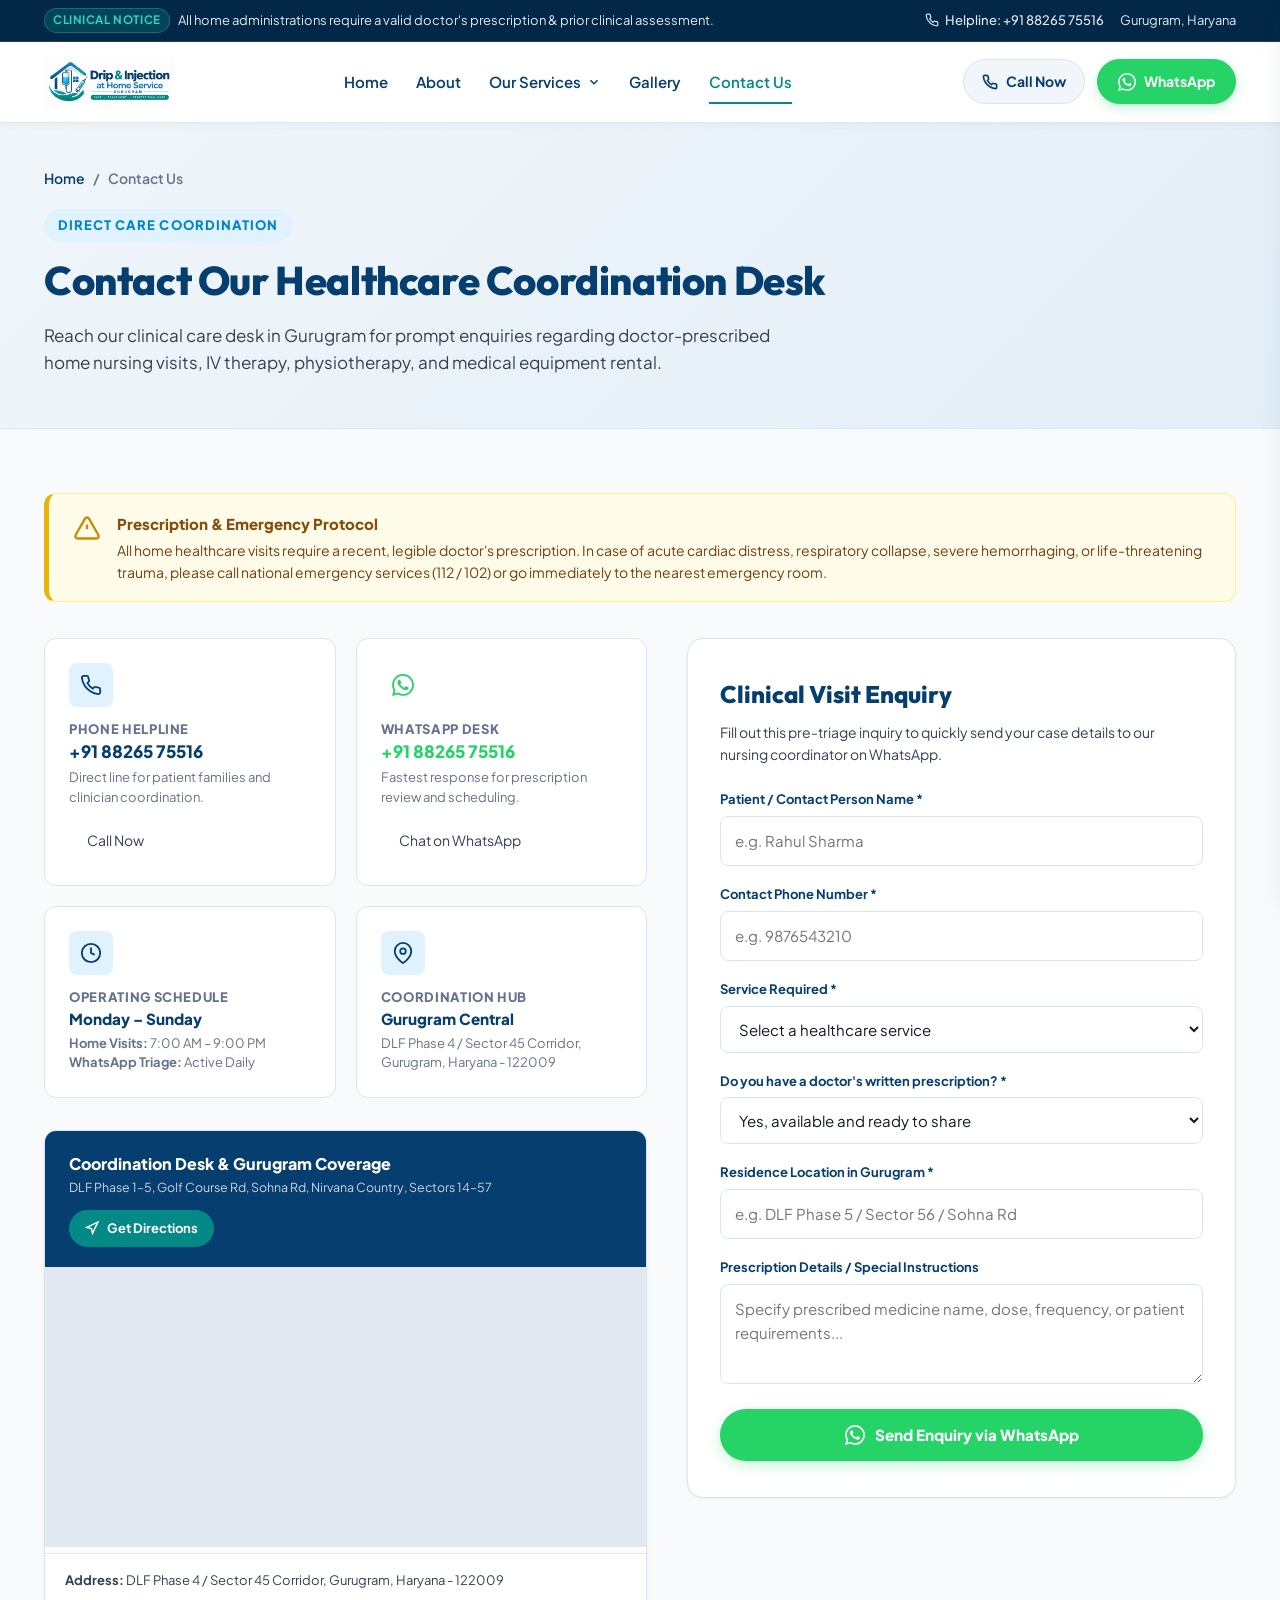
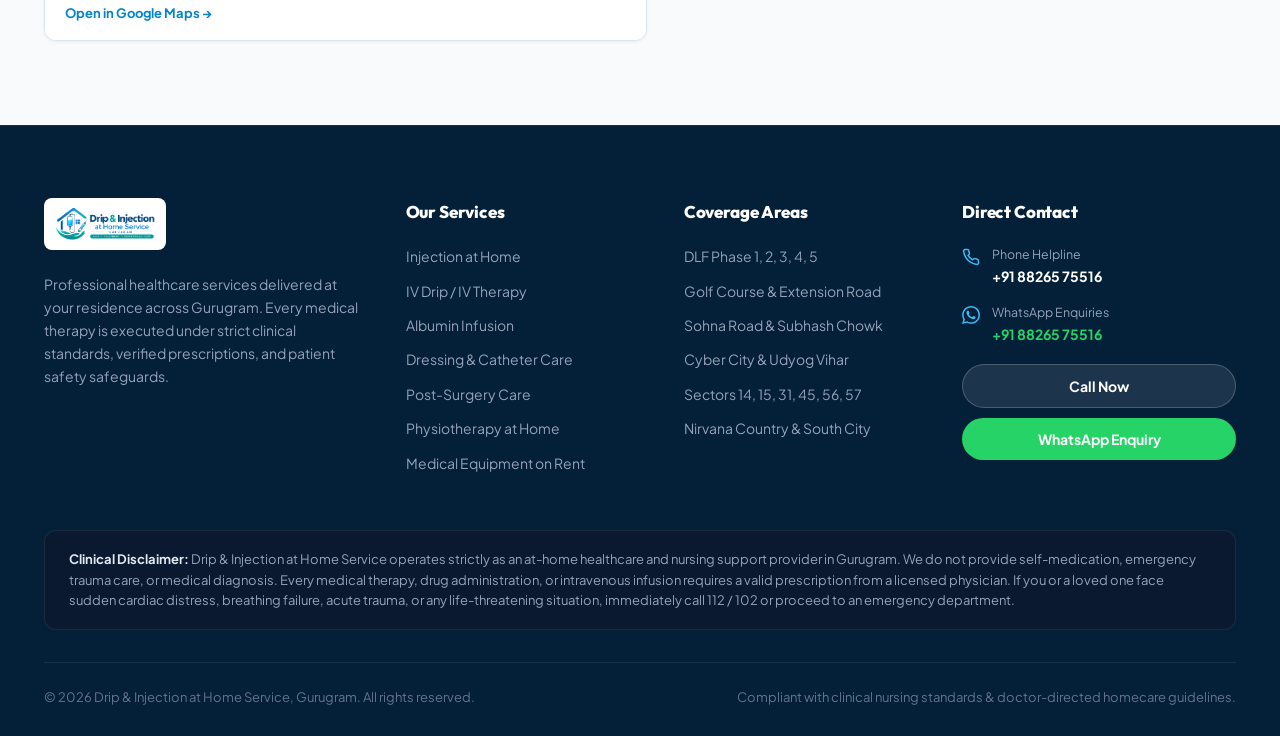
<file: contact.html>
<!DOCTYPE html>
<html lang="en">
<head>
  <meta charset="UTF-8">
  <meta name="viewport" content="width=device-width, initial-scale=1.0">
  <title>Contact Us | Drip &amp; Injection at Home Service Gurugram</title>
  <meta name="description" content="Contact Drip & Injection at Home Service in Gurugram. Call +91 88265 75516 or enquire via WhatsApp. Direct clinical coordination desk, service coverage, and Google Maps directions.">
  <link rel="stylesheet" href="css/style.css">
  <link rel="icon" type="image/png" href="logo.png">
</head>
<body>

  <!-- Top Clinical Notice Bar -->
  <aside class="top-notice-bar" aria-label="Clinical Notice">
    <div class="container top-notice-inner">
      <div class="notice-text">
        <span class="notice-badge">Clinical Notice</span>
        <span>All home administrations require a valid doctor's prescription &amp; prior clinical assessment.</span>
      </div>
      <div class="top-notice-contact">
        <a href="tel:+918826575516" class="top-link">
          <svg width="14" height="14" viewBox="0 0 24 24" fill="none" stroke="currentColor" stroke-width="2"><path d="M22 16.92v3a2 2 0 0 1-2.18 2 19.79 19.79 0 0 1-8.63-3.07 19.5 19.5 0 0 1-6-6 19.79 19.79 0 0 1-3.07-8.67A2 2 0 0 1 4.11 2h3a2 2 0 0 1 2 1.72 12.84 12.84 0 0 0 .7 2.81 2 2 0 0 1-.45 2.11L8.09 9.91a16 16 0 0 0 6 6l1.27-1.27a2 2 0 0 1 2.11-.45 12.84 12.84 0 0 0 2.81.7A2 2 0 0 1 22 16.92z"/></svg>
          <span>Helpline: +91 88265 75516</span>
        </a>
        <span>Gurugram, Haryana</span>
      </div>
    </div>
  </aside>

  <!-- Main Navigation Header -->
  <header class="site-header">
    <div class="container header-inner">
      <a href="index.html" class="logo-brand" aria-label="Drip &amp; Injection at Home Service Homepage">
        <img src="logo.png" alt="Drip &amp; Injection at Home Service Gurugram Logo" class="site-logo" width="180" height="50">
      </a>

      <!-- Desktop Navigation Menu (Exactly 5 Items in Order) -->
      <nav class="nav-menu" aria-label="Main Navigation">
        <a href="index.html" class="nav-link">Home</a>
        <a href="about.html" class="nav-link">About</a>
        
        <div class="nav-item-dropdown">
          <a href="javascript:void(0)" class="nav-link" id="servicesDropdownTrigger" aria-expanded="false" aria-haspopup="true">
            Our Services
            <svg class="dropdown-icon" viewBox="0 0 24 24" fill="none" stroke="currentColor" stroke-width="2.5"><path d="M6 9l6 6 6-6"/></svg>
          </a>
          <div class="services-dropdown" role="menu" aria-label="Services Catalog">
            <a href="services/injection-at-home.html" class="dropdown-item" role="menuitem">
              <div class="dropdown-item-icon">
                <svg viewBox="0 0 24 24" fill="none" stroke="currentColor"><path d="m18 2 4 4"/><path d="m17 7 3-3"/><path d="M19 9 8.7 19.3c-1 1-2.5 1-3.4 0l-.6-.6c-1-1-1-2.5 0-3.4L15 5"/><path d="m9 11 4 4"/><path d="m5 19-3 3"/><path d="m14 4 6 6"/></svg>
              </div>
              <div>
                <div class="dropdown-item-title">Injection at Home</div>
                <div class="dropdown-item-category">At-Home Service</div>
              </div>
            </a>
            <a href="services/iv-drip-at-home.html" class="dropdown-item" role="menuitem">
              <div class="dropdown-item-icon">
                <svg viewBox="0 0 24 24" fill="none" stroke="currentColor"><path d="M12 2v6"/><path d="M9 4h6"/><path d="M6 8h12a2 2 0 0 1 2 2v9a3 3 0 0 1-3 3H7a3 3 0 0 1-3-3v-9a2 2 0 0 1 2-2Z"/><path d="M10 13h4"/></svg>
              </div>
              <div>
                <div class="dropdown-item-title">IV Drip / IV Therapy at Home</div>
                <div class="dropdown-item-category">Medical Therapy</div>
              </div>
            </a>
            <a href="services/albumin-infusion-at-home.html" class="dropdown-item" role="menuitem">
              <div class="dropdown-item-icon">
                <svg viewBox="0 0 24 24" fill="none" stroke="currentColor"><circle cx="12" cy="12" r="10"/><path d="m9 12 2 2 4-4"/></svg>
              </div>
              <div>
                <div class="dropdown-item-title">Albumin Infusion at Home</div>
                <div class="dropdown-item-category">Specialized Infusion Therapy</div>
              </div>
            </a>
            <a href="services/dressing-and-catheter-care.html" class="dropdown-item" role="menuitem">
              <div class="dropdown-item-icon">
                <svg viewBox="0 0 24 24" fill="none" stroke="currentColor"><rect width="18" height="18" x="3" y="3" rx="2"/><path d="M8 12h8"/><path d="M12 8v8"/></svg>
              </div>
              <div>
                <div class="dropdown-item-title">Dressing and Catheter Care</div>
                <div class="dropdown-item-category">Home Nursing Care</div>
              </div>
            </a>
            <a href="services/post-surgery-care.html" class="dropdown-item" role="menuitem">
              <div class="dropdown-item-icon">
                <svg viewBox="0 0 24 24" fill="none" stroke="currentColor"><path d="M19 14c1.49-1.46 3-3.21 3-5.5A5.5 5.5 0 0 0 16.5 3c-1.76 0-3 .5-4.5 2-1.5-1.5-2.74-2-4.5-2A5.5 5.5 0 0 0 2 8.5c0 2.3 1.5 4.05 3 5.5l7 7Z"/></svg>
              </div>
              <div>
                <div class="dropdown-item-title">Post-Surgery Care at Home</div>
                <div class="dropdown-item-category">Recovery Care</div>
              </div>
            </a>
            <a href="services/physiotherapy-at-home.html" class="dropdown-item" role="menuitem">
              <div class="dropdown-item-icon">
                <svg viewBox="0 0 24 24" fill="none" stroke="currentColor"><path d="M4 19.5v-15A2.5 2.5 0 0 1 6.5 2H20v20H6.5a2.5 2.5 0 0 1-2.5-2.5Z"/><path d="M6 6h10"/><path d="M6 10h10"/></svg>
              </div>
              <div>
                <div class="dropdown-item-title">Physiotherapy at Home</div>
                <div class="dropdown-item-category">Rehabilitation Therapy</div>
              </div>
            </a>
            <a href="services/medical-equipment-on-rent.html" class="dropdown-item" role="menuitem">
              <div class="dropdown-item-icon">
                <svg viewBox="0 0 24 24" fill="none" stroke="currentColor"><rect width="16" height="12" x="4" y="8" rx="2"/><path d="M4 12h16"/><path d="M12 4v4"/></svg>
              </div>
              <div>
                <div class="dropdown-item-title">Medical Equipment on Rent</div>
                <div class="dropdown-item-category">Medical Equipment Rental</div>
              </div>
            </a>
          </div>
        </div>

        <a href="gallery.html" class="nav-link">Gallery</a>
        <a href="contact.html" class="nav-link active">Contact Us</a>
      </nav>

      <!-- Action Buttons -->
      <div class="header-actions">
        <a href="tel:+918826575516" class="btn-header-call" title="Call Now for Clinical Homecare Enquiry">
          <svg width="16" height="16" viewBox="0 0 24 24" fill="none" stroke="currentColor" stroke-width="2.5"><path d="M22 16.92v3a2 2 0 0 1-2.18 2 19.79 19.79 0 0 1-8.63-3.07 19.5 19.5 0 0 1-6-6 19.79 19.79 0 0 1-3.07-8.67A2 2 0 0 1 4.11 2h3a2 2 0 0 1 2 1.72 12.84 12.84 0 0 0 .7 2.81 2 2 0 0 1-.45 2.11L8.09 9.91a16 16 0 0 0 6 6l1.27-1.27a2 2 0 0 1 2.11-.45 12.84 12.84 0 0 0 2.81.7A2 2 0 0 1 22 16.92z"/></svg>
          Call Now
        </a>
        <a href="https://wa.me/918826575516?text=Hello%2C%20I%20would%20like%20to%20enquire%20about%20Home%20Healthcare%20Services%20in%20Gurugram." target="_blank" rel="noopener noreferrer" class="btn-header-whatsapp" title="WhatsApp Enquiry">
          <svg width="18" height="18" viewBox="0 0 24 24" fill="currentColor"><path d="M.057 24l1.687-6.163c-1.041-1.804-1.588-3.849-1.587-5.946.003-6.556 5.338-11.891 11.893-11.891 3.181.001 6.167 1.24 8.413 3.488 2.245 2.248 3.481 5.236 3.48 8.414-.003 6.557-5.338 11.892-11.893 11.892-1.99-.001-3.951-.5-5.688-1.448l-6.305 1.654zm6.597-3.807c1.676.995 3.276 1.591 5.392 1.592 5.448 0 9.886-4.434 9.889-9.885.002-5.462-4.415-9.89-9.881-9.892-5.452 0-9.887 4.434-9.889 9.884-.001 2.225.651 3.891 1.746 5.634l-.999 3.648 3.742-.981zm11.387-5.464c-.074-.124-.272-.198-.57-.347-.297-.149-1.758-.868-2.031-.967-.272-.099-.47-.149-.669.149-.198.297-.768.967-.941 1.165-.173.198-.347.223-.644.074-.297-.149-1.255-.462-2.39-1.475-.883-.788-1.48-1.761-1.653-2.059-.173-.297-.018-.458.13-.606.134-.133.297-.347.446-.521.151-.172.2-.296.3-.495.099-.198.05-.372-.025-.521-.075-.148-.669-1.611-.916-2.206-.242-.579-.487-.501-.669-.51l-.57-.01c-.198 0-.52.074-.792.372s-1.04 1.016-1.04 2.479 1.065 2.876 1.213 3.074c.149.198 2.095 3.2 5.076 4.487.709.306 1.263.489 1.694.626.712.226 1.36.194 1.872.118.571-.085 1.758-.719 2.006-1.413.248-.695.248-1.29.173-1.414z"/></svg>
          WhatsApp
        </a>
      </div>

      <!-- Mobile Hamburger Button -->
      <button class="mobile-nav-toggle" id="mobileNavToggle" aria-label="Open Navigation Menu" aria-expanded="false">
        <svg viewBox="0 0 24 24" fill="none" stroke="currentColor" stroke-width="2.5"><path d="M4 6h16M4 12h16M4 18h16"/></svg>
      </button>
    </div>
  </header>

  <!-- Mobile Drawer Overlay & Menu (Exactly 5 Items in Order) -->
  <div class="mobile-drawer-overlay" id="mobileOverlay"></div>
  <div class="mobile-drawer" id="mobileDrawer" role="dialog" aria-modal="true" aria-label="Mobile Navigation">
    <div class="mobile-drawer-header">
      <img src="logo.png" alt="Drip &amp; Injection at Home Service" style="height: 42px; width: auto;">
      <button class="mobile-drawer-close" id="mobileNavClose" aria-label="Close Navigation Menu">
        <svg width="24" height="24" viewBox="0 0 24 24" fill="none" stroke="currentColor" stroke-width="2.5"><path d="M18 6L6 18M6 6l12 12"/></svg>
      </button>
    </div>

    <nav class="mobile-nav-links">
      <a href="index.html" class="mobile-nav-link">Home</a>
      <a href="about.html" class="mobile-nav-link">About</a>
      
      <div class="mobile-submenu-item">
        <button class="mobile-submenu-toggle" id="mobileServicesToggle" aria-expanded="false">
          <span>Our Services</span>
          <svg class="dropdown-icon" width="16" height="16" viewBox="0 0 24 24" fill="none" stroke="currentColor" stroke-width="2.5"><path d="M6 9l6 6 6-6"/></svg>
        </button>
        <div class="mobile-services-list" id="mobileServicesMenu">
          <a href="services/injection-at-home.html" class="mobile-services-item">Injection at Home</a>
          <a href="services/iv-drip-at-home.html" class="mobile-services-item">IV Drip / IV Therapy at Home</a>
          <a href="services/albumin-infusion-at-home.html" class="mobile-services-item">Albumin Infusion at Home</a>
          <a href="services/dressing-and-catheter-care.html" class="mobile-services-item">Dressing and Catheter Care</a>
          <a href="services/post-surgery-care.html" class="mobile-services-item">Post-Surgery Care at Home</a>
          <a href="services/physiotherapy-at-home.html" class="mobile-services-item">Physiotherapy at Home</a>
          <a href="services/medical-equipment-on-rent.html" class="mobile-services-item">Medical Equipment on Rent</a>
        </div>
      </div>

      <a href="gallery.html" class="mobile-nav-link">Gallery</a>
      <a href="contact.html" class="mobile-nav-link active">Contact Us</a>
    </nav>

    <div class="mobile-drawer-actions">
      <a href="tel:+918826575516" class="btn-primary-call" style="width: 100%; justify-content: center;">
        <svg width="18" height="18" viewBox="0 0 24 24" fill="none" stroke="currentColor" stroke-width="2.5"><path d="M22 16.92v3a2 2 0 0 1-2.18 2 19.79 19.79 0 0 1-8.63-3.07 19.5 19.5 0 0 1-6-6 19.79 19.79 0 0 1-3.07-8.67A2 2 0 0 1 4.11 2h3a2 2 0 0 1 2 1.72 12.84 12.84 0 0 0 .7 2.81 2 2 0 0 1-.45 2.11L8.09 9.91a16 16 0 0 0 6 6l1.27-1.27a2 2 0 0 1 2.11-.45 12.84 12.84 0 0 0 2.81.7A2 2 0 0 1 22 16.92z"/></svg>
        Call +91 88265 75516
      </a>
      <a href="https://wa.me/918826575516?text=Hello%2C%20I%20would%20like%20to%20enquire%20about%20Home%20Healthcare%20Services%20in%20Gurugram." target="_blank" rel="noopener noreferrer" class="btn-primary-whatsapp" style="width: 100%; justify-content: center;">
        Enquire on WhatsApp
      </a>
    </div>
  </div>

  <!-- Breadcrumbs & Hero -->
  <section class="page-hero">
    <div class="container">
      <nav class="breadcrumb-nav" aria-label="Breadcrumb">
        <a href="index.html">Home</a>
        <span>/</span>
        <span aria-current="page">Contact Us</span>
      </nav>

      <div class="section-tag">Direct Care Coordination</div>
      <h1 class="page-h1">Contact Our Healthcare Coordination Desk</h1>
      <p class="section-subtitle" style="max-width: 760px;">
        Reach our clinical care desk in Gurugram for prompt enquiries regarding doctor-prescribed home nursing visits, IV therapy, physiotherapy, and medical equipment rental.
      </p>
    </div>
  </section>

  <!-- Contact Section Content -->
  <main class="contact-section">
    <div class="container">

      <!-- Regulatory Notice Box -->
      <div class="clinical-notice-box" style="margin-top: 0; margin-bottom: 36px;">
        <svg class="clinical-notice-icon" viewBox="0 0 24 24" fill="none" stroke="currentColor" stroke-width="2"><path d="m21.73 18-8-14a2 2 0 0 0-3.48 0l-8 14A2 2 0 0 0 4 21h16a2 2 0 0 0 1.73-3Z"/><line x1="12" y1="9" x2="12" y2="13"/><line x1="12" y1="17" x2="12.01" y2="17"/></svg>
        <div>
          <div class="clinical-notice-title">Prescription &amp; Emergency Protocol</div>
          <div class="clinical-notice-text">
            All home healthcare visits require a recent, legible doctor's prescription. In case of acute cardiac distress, respiratory collapse, severe hemorrhaging, or life-threatening trauma, please call national emergency services (112 / 102) or go immediately to the nearest emergency room.
          </div>
        </div>
      </div>

      <div class="contact-layout-grid">
        
        <!-- Left Column: Direct Contacts & Address Card -->
        <div>
          <div class="contact-cards-grid">
            
            <!-- Phone Card -->
            <div class="contact-card">
              <div class="contact-card-icon">
                <svg width="22" height="22" viewBox="0 0 24 24" fill="none" stroke="currentColor" stroke-width="2"><path d="M22 16.92v3a2 2 0 0 1-2.18 2 19.79 19.79 0 0 1-8.63-3.07 19.5 19.5 0 0 1-6-6 19.79 19.79 0 0 1-3.07-8.67A2 2 0 0 1 4.11 2h3a2 2 0 0 1 2 1.72 12.84 12.84 0 0 0 .7 2.81 2 2 0 0 1-.45 2.11L8.09 9.91a16 16 0 0 0 6 6l1.27-1.27a2 2 0 0 1 2.11-.45 12.84 12.84 0 0 0 2.81.7A2 2 0 0 1 22 16.92z"/></svg>
              </div>
              <div>
                <div class="contact-card-title">Phone Helpline</div>
                <div class="contact-card-value">
                  <a href="tel:+918826575516" style="color: var(--navy-primary);">+91 88265 75516</a>
                </div>
                <div class="contact-card-desc" style="margin-top: 4px;">Direct line for patient families and clinician coordination.</div>
              </div>
              <a href="tel:+918826575516" class="btn btn-call-lg" style="padding: 10px 18px; font-size: 0.875rem; justify-content: center; margin-top: auto;">
                Call Now
              </a>
            </div>

            <!-- WhatsApp Card -->
            <div class="contact-card">
              <div class="contact-card-icon" style="background-color: var(--whatsapp-light); color: var(--whatsapp);">
                <svg width="22" height="22" viewBox="0 0 24 24" fill="currentColor"><path d="M.057 24l1.687-6.163c-1.041-1.804-1.588-3.849-1.587-5.946.003-6.556 5.338-11.891 11.893-11.891 3.181.001 6.167 1.24 8.413 3.488 2.245 2.248 3.481 5.236 3.48 8.414-.003 6.557-5.338 11.892-11.893 11.892-1.99-.001-3.951-.5-5.688-1.448l-6.305 1.654zm6.597-3.807c1.676.995 3.276 1.591 5.392 1.592 5.448 0 9.886-4.434 9.889-9.885.002-5.462-4.415-9.89-9.881-9.892-5.452 0-9.887 4.434-9.889 9.884-.001 2.225.651 3.891 1.746 5.634l-.999 3.648 3.742-.981zm11.387-5.464c-.074-.124-.272-.198-.57-.347-.297-.149-1.758-.868-2.031-.967-.272-.099-.47-.149-.669.149-.198.297-.768.967-.941 1.165-.173.198-.347.223-.644.074-.297-.149-1.255-.462-2.39-1.475-.883-.788-1.48-1.761-1.653-2.059-.173-.297-.018-.458.13-.606.134-.133.297-.347.446-.521.151-.172.2-.296.3-.495.099-.198.05-.372-.025-.521-.075-.148-.669-1.611-.916-2.206-.242-.579-.487-.501-.669-.51l-.57-.01c-.198 0-.52.074-.792.372s-1.04 1.016-1.04 2.479 1.065 2.876 1.213 3.074c.149.198 2.095 3.2 5.076 4.487.709.306 1.263.489 1.694.626.712.226 1.36.194 1.872.118.571-.085 1.758-.719 2.006-1.413.248-.695.248-1.29.173-1.414z"/></svg>
              </div>
              <div>
                <div class="contact-card-title">WhatsApp Desk</div>
                <div class="contact-card-value">
                  <a href="https://wa.me/918826575516?text=Hello%2C%20I%20would%20like%20to%20enquire%20about%20Home%20Healthcare%20Services%20in%20Gurugram." target="_blank" rel="noopener noreferrer" style="color: var(--whatsapp); font-weight: 800;">+91 88265 75516</a>
                </div>
                <div class="contact-card-desc" style="margin-top: 4px;">Fastest response for prescription review and scheduling.</div>
              </div>
              <a href="https://wa.me/918826575516?text=Hello%2C%20I%20would%20like%20to%20enquire%20about%20Home%20Healthcare%20Services%20in%20Gurugram." target="_blank" rel="noopener noreferrer" class="btn btn-whatsapp-lg" style="padding: 10px 18px; font-size: 0.875rem; justify-content: center; margin-top: auto;">
                Chat on WhatsApp
              </a>
            </div>

            <!-- Operating Hours Card -->
            <div class="contact-card">
              <div class="contact-card-icon">
                <svg width="22" height="22" viewBox="0 0 24 24" fill="none" stroke="currentColor" stroke-width="2"><circle cx="12" cy="12" r="10"/><polyline points="12 6 12 12 16 14"/></svg>
              </div>
              <div>
                <div class="contact-card-title">Operating Schedule</div>
                <div class="contact-card-value" style="font-size: 0.95rem;">Monday – Sunday</div>
                <div class="contact-card-desc" style="margin-top: 4px;"><strong>Home Visits:</strong> 7:00 AM – 9:00 PM<br><strong>WhatsApp Triage:</strong> Active Daily</div>
              </div>
            </div>

            <!-- Service Hub Location -->
            <div class="contact-card">
              <div class="contact-card-icon">
                <svg width="22" height="22" viewBox="0 0 24 24" fill="none" stroke="currentColor" stroke-width="2"><path d="M21 10c0 7-9 13-9 13s-9-6-9-13a9 9 0 0 1 18 0z"/><circle cx="12" cy="10" r="3"/></svg>
              </div>
              <div>
                <div class="contact-card-title">Coordination Hub</div>
                <div class="contact-card-value" style="font-size: 0.95rem;">Gurugram Central</div>
                <div class="contact-card-desc" style="margin-top: 4px;">DLF Phase 4 / Sector 45 Corridor, Gurugram, Haryana - 122009</div>
              </div>
            </div>

          </div>

          <!-- Google Maps Location & Directions Card -->
          <div class="map-card">
            <div class="map-card-header">
              <div>
                <div class="map-card-title">Coordination Desk &amp; Gurugram Coverage</div>
                <div style="font-size: 0.775rem; color: #cbd5e1; margin-top: 2px;">DLF Phase 1–5, Golf Course Rd, Sohna Rd, Nirvana Country, Sectors 14–57</div>
              </div>
              <a href="https://www.google.com/maps/search/?api=1&query=DLF+Phase+4+Gurugram+Haryana+122009" target="_blank" rel="noopener noreferrer" class="btn-directions" aria-label="Open Directions in Google Maps">
                <svg width="14" height="14" viewBox="0 0 24 24" fill="none" stroke="currentColor" stroke-width="2.5"><polygon points="3 11 22 2 13 21 11 13 3 11"/></svg>
                Get Directions
              </a>
            </div>
            
            <!-- Embedded Google Map -->
            <iframe 
              class="map-iframe-container"
              title="Gurugram Service Coverage Map"
              src="https://maps.google.com/maps?q=DLF%20Phase%204,%20Gurugram,%20Haryana%20122009&t=&z=13&ie=UTF8&iwloc=&output=embed"
              loading="lazy"
              referrerpolicy="no-referrer-when-downgrade">
            </iframe>

            <div style="padding: 16px 20px; background-color: var(--bg-white); border-top: 1px solid var(--border-light); display: flex; align-items: center; justify-content: space-between; flex-wrap: wrap; gap: 12px;">
              <span style="font-size: 0.8125rem; color: var(--text-body);">
                <strong>Address:</strong> DLF Phase 4 / Sector 45 Corridor, Gurugram, Haryana - 122009
              </span>
              <a href="https://www.google.com/maps/search/?api=1&query=DLF+Phase+4+Gurugram+Haryana+122009" target="_blank" rel="noopener noreferrer" style="font-size: 0.8125rem; font-weight: 700; color: var(--blue-accent);">
                Open in Google Maps &rarr;
              </a>
            </div>
          </div>
        </div>

        <!-- Right Column: Pre-Triage Clinical Enquiry Form -->
        <div>
          <div class="contact-form-panel">
            <h2 class="contact-form-title">Clinical Visit Enquiry</h2>
            <p class="contact-form-subtitle">
              Fill out this pre-triage inquiry to quickly send your case details to our nursing coordinator on WhatsApp.
            </p>

            <form id="clinicalEnquiryForm" novalidate>
              <div class="form-group">
                <label for="patientName" class="form-label">Patient / Contact Person Name *</label>
                <input type="text" id="patientName" class="form-control" placeholder="e.g. Rahul Sharma" required>
              </div>

              <div class="form-group">
                <label for="patientPhone" class="form-label">Contact Phone Number *</label>
                <input type="tel" id="patientPhone" class="form-control" placeholder="e.g. 9876543210" required>
              </div>

              <div class="form-group">
                <label for="requestedService" class="form-label">Service Required *</label>
                <select id="requestedService" class="form-select" required>
                  <option value="" disabled selected>Select a healthcare service</option>
                  <option value="Injection at Home">Injection at Home (IM / SC / IV Push)</option>
                  <option value="IV Drip Therapy">IV Drip / IV Therapy at Home</option>
                  <option value="Albumin Infusion Enquiry">Albumin Infusion (Specialist Authorized)</option>
                  <option value="Dressing &amp; Catheter Care">Dressing and Catheter Care</option>
                  <option value="Post-Surgery Care">Post-Surgery Care &amp; Recovery</option>
                  <option value="Physiotherapy at Home">Physiotherapy at Home</option>
                  <option value="Medical Equipment Rental">Medical Equipment on Rent</option>
                </select>
              </div>

              <div class="form-group">
                <label for="prescriptionStatus" class="form-label">Do you have a doctor's written prescription? *</label>
                <select id="prescriptionStatus" class="form-select" required>
                  <option value="Yes, available and ready to share">Yes, available and ready to share</option>
                  <option value="Consulting doctor today">Consulting doctor today (will have shortly)</option>
                  <option value="No prescription yet">No (Enquiring for guidance)</option>
                </select>
              </div>

              <div class="form-group">
                <label for="patientLocation" class="form-label">Residence Location in Gurugram *</label>
                <input type="text" id="patientLocation" class="form-control" placeholder="e.g. DLF Phase 5 / Sector 56 / Sohna Rd" required>
              </div>

              <div class="form-group">
                <label for="enquiryNotes" class="form-label">Prescription Details / Special Instructions</label>
                <textarea id="enquiryNotes" class="form-textarea" placeholder="Specify prescribed medicine name, dose, frequency, or patient requirements..."></textarea>
              </div>

              <button type="submit" class="form-submit-btn">
                <svg width="20" height="20" viewBox="0 0 24 24" fill="currentColor"><path d="M.057 24l1.687-6.163c-1.041-1.804-1.588-3.849-1.587-5.946.003-6.556 5.338-11.891 11.893-11.891 3.181.001 6.167 1.24 8.413 3.488 2.245 2.248 3.481 5.236 3.48 8.414-.003 6.557-5.338 11.892-11.893 11.892-1.99-.001-3.951-.5-5.688-1.448l-6.305 1.654zm6.597-3.807c1.676.995 3.276 1.591 5.392 1.592 5.448 0 9.886-4.434 9.889-9.885.002-5.462-4.415-9.89-9.881-9.892-5.452 0-9.887 4.434-9.889 9.884-.001 2.225.651 3.891 1.746 5.634l-.999 3.648 3.742-.981zm11.387-5.464c-.074-.124-.272-.198-.57-.347-.297-.149-1.758-.868-2.031-.967-.272-.099-.47-.149-.669.149-.198.297-.768.967-.941 1.165-.173.198-.347.223-.644.074-.297-.149-1.255-.462-2.39-1.475-.883-.788-1.48-1.761-1.653-2.059-.173-.297-.018-.458.13-.606.134-.133.297-.347.446-.521.151-.172.2-.296.3-.495.099-.198.05-.372-.025-.521-.075-.148-.669-1.611-.916-2.206-.242-.579-.487-.501-.669-.51l-.57-.01c-.198 0-.52.074-.792.372s-1.04 1.016-1.04 2.479 1.065 2.876 1.213 3.074c.149.198 2.095 3.2 5.076 4.487.709.306 1.263.489 1.694.626.712.226 1.36.194 1.872.118.571-.085 1.758-.719 2.006-1.413.248-.695.248-1.29.173-1.414z"/></svg>
                Send Enquiry via WhatsApp
              </button>
            </form>
          </div>
        </div>

      </div>

    </div>
  </main>

  <!-- Shared Footer -->
  <footer class="site-footer">
    <div class="container">
      <div class="footer-grid">
        <div class="footer-col-brand">
          <a href="index.html">
            <img src="logo.png" alt="Drip &amp; Injection at Home Service Logo" class="footer-logo">
          </a>
          <p class="footer-about">
            Professional healthcare services delivered at your residence across Gurugram. Every medical therapy is executed under strict clinical standards, verified prescriptions, and patient safety safeguards.
          </p>
        </div>

        <div>
          <h4 class="footer-heading">Our Services</h4>
          <div class="footer-links">
            <a href="services/injection-at-home.html" class="footer-link">Injection at Home</a>
            <a href="services/iv-drip-at-home.html" class="footer-link">IV Drip / IV Therapy</a>
            <a href="services/albumin-infusion-at-home.html" class="footer-link">Albumin Infusion</a>
            <a href="services/dressing-and-catheter-care.html" class="footer-link">Dressing &amp; Catheter Care</a>
            <a href="services/post-surgery-care.html" class="footer-link">Post-Surgery Care</a>
            <a href="services/physiotherapy-at-home.html" class="footer-link">Physiotherapy at Home</a>
            <a href="services/medical-equipment-on-rent.html" class="footer-link">Medical Equipment on Rent</a>
          </div>
        </div>

        <div>
          <h4 class="footer-heading">Coverage Areas</h4>
          <div class="footer-links">
            <span class="footer-link">DLF Phase 1, 2, 3, 4, 5</span>
            <span class="footer-link">Golf Course &amp; Extension Road</span>
            <span class="footer-link">Sohna Road &amp; Subhash Chowk</span>
            <span class="footer-link">Cyber City &amp; Udyog Vihar</span>
            <span class="footer-link">Sectors 14, 15, 31, 45, 56, 57</span>
            <span class="footer-link">Nirvana Country &amp; South City</span>
          </div>
        </div>

        <div>
          <h4 class="footer-heading">Direct Contact</h4>
          <div class="footer-contact-item">
            <svg class="footer-contact-icon" viewBox="0 0 24 24" fill="none" stroke="currentColor" stroke-width="2"><path d="M22 16.92v3a2 2 0 0 1-2.18 2 19.79 19.79 0 0 1-8.63-3.07 19.5 19.5 0 0 1-6-6 19.79 19.79 0 0 1-3.07-8.67A2 2 0 0 1 4.11 2h3a2 2 0 0 1 2 1.72 12.84 12.84 0 0 0 .7 2.81 2 2 0 0 1-.45 2.11L8.09 9.91a16 16 0 0 0 6 6l1.27-1.27a2 2 0 0 1 2.11-.45 12.84 12.84 0 0 0 2.81.7A2 2 0 0 1 22 16.92z"/></svg>
            <div>
              <div style="font-size: 0.775rem; color: #94a3b8;">Phone Helpline</div>
              <a href="tel:+918826575516" style="color: #ffffff; font-weight: 700;">+91 88265 75516</a>
            </div>
          </div>

          <div class="footer-contact-item">
            <svg class="footer-contact-icon" viewBox="0 0 24 24" fill="currentColor"><path d="M.057 24l1.687-6.163c-1.041-1.804-1.588-3.849-1.587-5.946.003-6.556 5.338-11.891 11.893-11.891 3.181.001 6.167 1.24 8.413 3.488 2.245 2.248 3.481 5.236 3.48 8.414-.003 6.557-5.338 11.892-11.893 11.892-1.99-.001-3.951-.5-5.688-1.448l-6.305 1.654zm6.597-3.807c1.676.995 3.276 1.591 5.392 1.592 5.448 0 9.886-4.434 9.889-9.885.002-5.462-4.415-9.89-9.881-9.892-5.452 0-9.887 4.434-9.889 9.884-.001 2.225.651 3.891 1.746 5.634l-.999 3.648 3.742-.981zm11.387-5.464c-.074-.124-.272-.198-.57-.347-.297-.149-1.758-.868-2.031-.967-.272-.099-.47-.149-.669.149-.198.297-.768.967-.941 1.165-.173.198-.347.223-.644.074-.297-.149-1.255-.462-2.39-1.475-.883-.788-1.48-1.761-1.653-2.059-.173-.297-.018-.458.13-.606.134-.133.297-.347.446-.521.151-.172.2-.296.3-.495.099-.198.05-.372-.025-.521-.075-.148-.669-1.611-.916-2.206-.242-.579-.487-.501-.669-.51l-.57-.01c-.198 0-.52.074-.792.372s-1.04 1.016-1.04 2.479 1.065 2.876 1.213 3.074c.149.198 2.095 3.2 5.076 4.487.709.306 1.263.489 1.694.626.712.226 1.36.194 1.872.118.571-.085 1.758-.719 2.006-1.413.248-.695.248-1.29.173-1.414z"/></svg>
            <div>
              <div style="font-size: 0.775rem; color: #94a3b8;">WhatsApp Enquiries</div>
              <a href="https://wa.me/918826575516?text=Hello%2C%20I%20would%20like%20to%20enquire%20about%20Home%20Healthcare%20Services%20in%20Gurugram." target="_blank" rel="noopener noreferrer" style="color: #25D366; font-weight: 700;">+91 88265 75516</a>
            </div>
          </div>

          <div class="footer-cta-buttons">
            <a href="tel:+918826575516" class="btn-footer-call">Call Now</a>
            <a href="https://wa.me/918826575516?text=Hello%2C%20I%20would%20like%20to%20enquire%20about%20Home%20Healthcare%20Services%20in%20Gurugram." target="_blank" rel="noopener noreferrer" class="btn-footer-whatsapp">WhatsApp Enquiry</a>
          </div>
        </div>
      </div>

      <!-- Legal & Emergency Notice -->
      <div class="footer-disclaimer-box">
        <strong>Clinical Disclaimer:</strong> Drip &amp; Injection at Home Service operates strictly as an at-home healthcare and nursing support provider in Gurugram. We do not provide self-medication, emergency trauma care, or medical diagnosis. Every medical therapy, drug administration, or intravenous infusion requires a valid prescription from a licensed physician. If you or a loved one face sudden cardiac distress, breathing failure, acute trauma, or any life-threatening situation, immediately call 112 / 102 or proceed to an emergency department.
      </div>

      <div class="footer-bottom">
        <div>&copy; 2026 Drip &amp; Injection at Home Service, Gurugram. All rights reserved.</div>
        <div>Compliant with clinical nursing standards &amp; doctor-directed homecare guidelines.</div>
      </div>
    </div>
  </footer>

  <script src="js/main.js"></script>
</body>
</html>
</file>
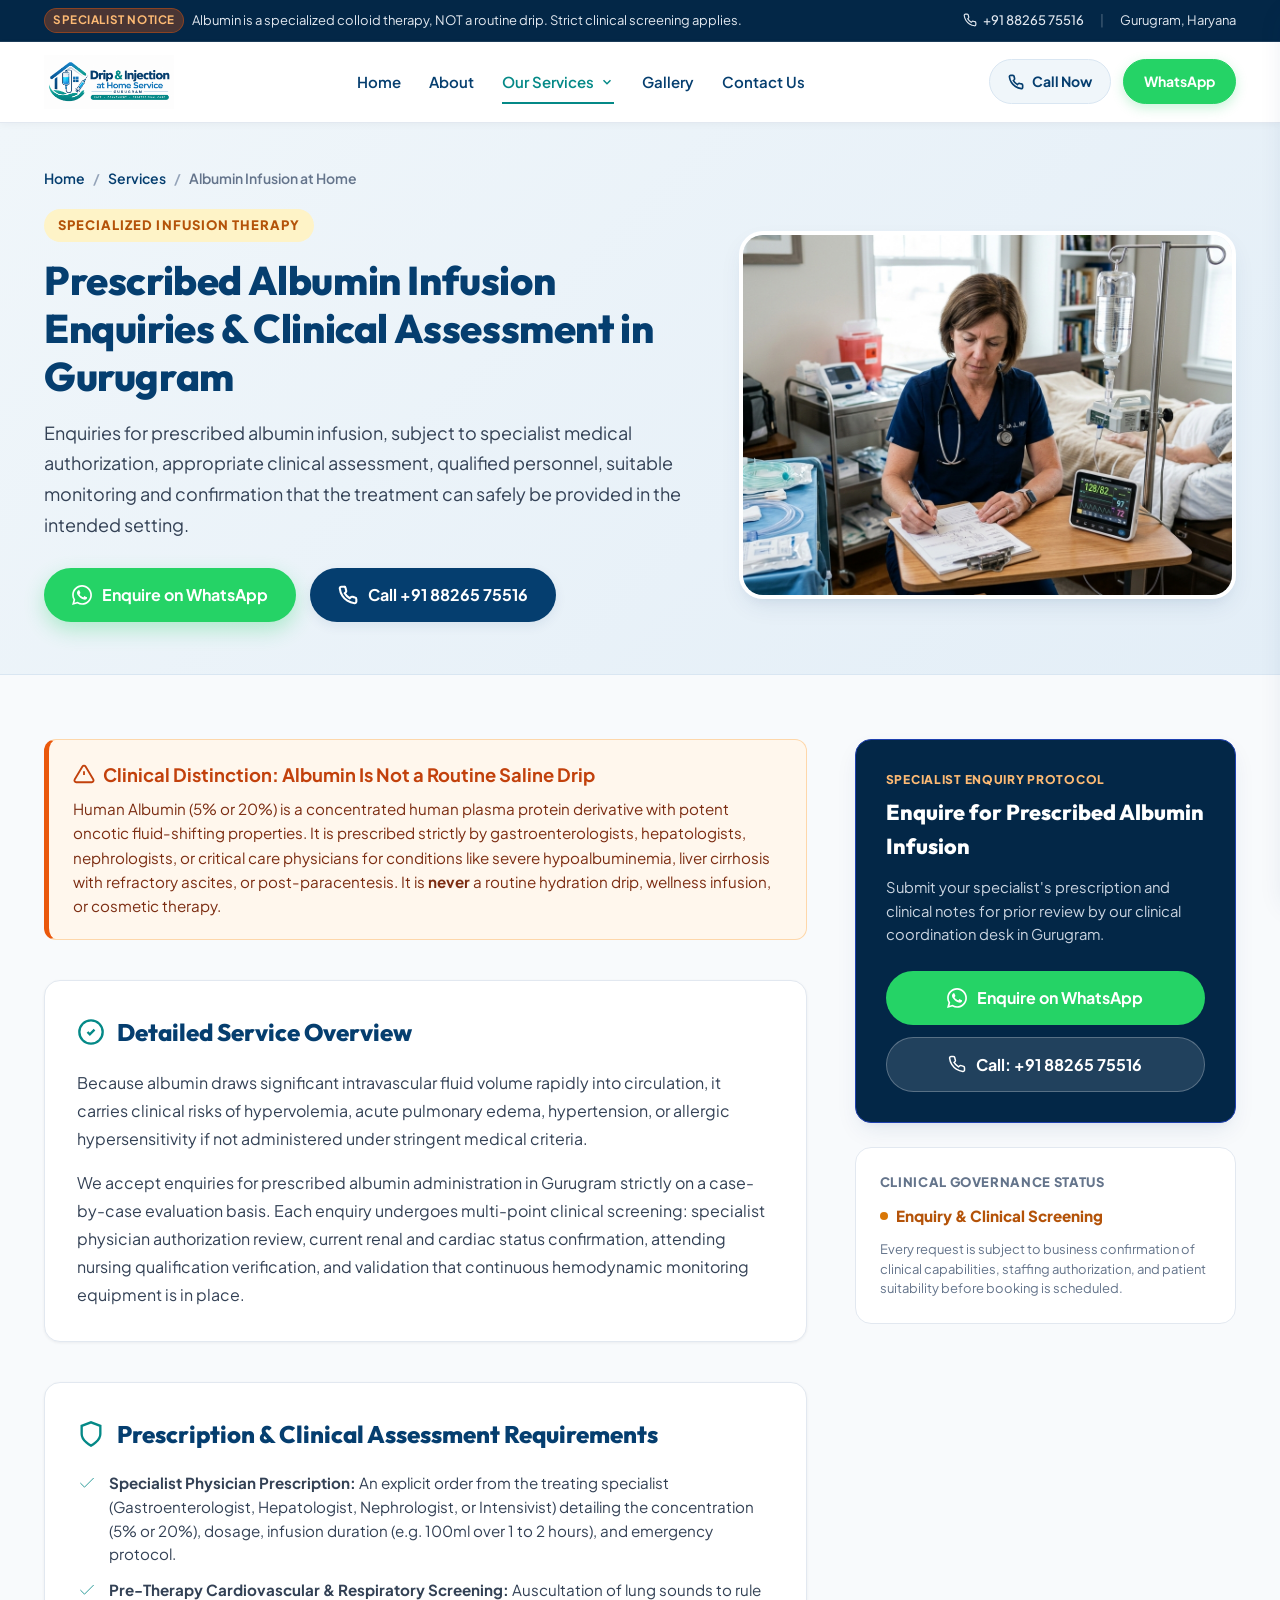
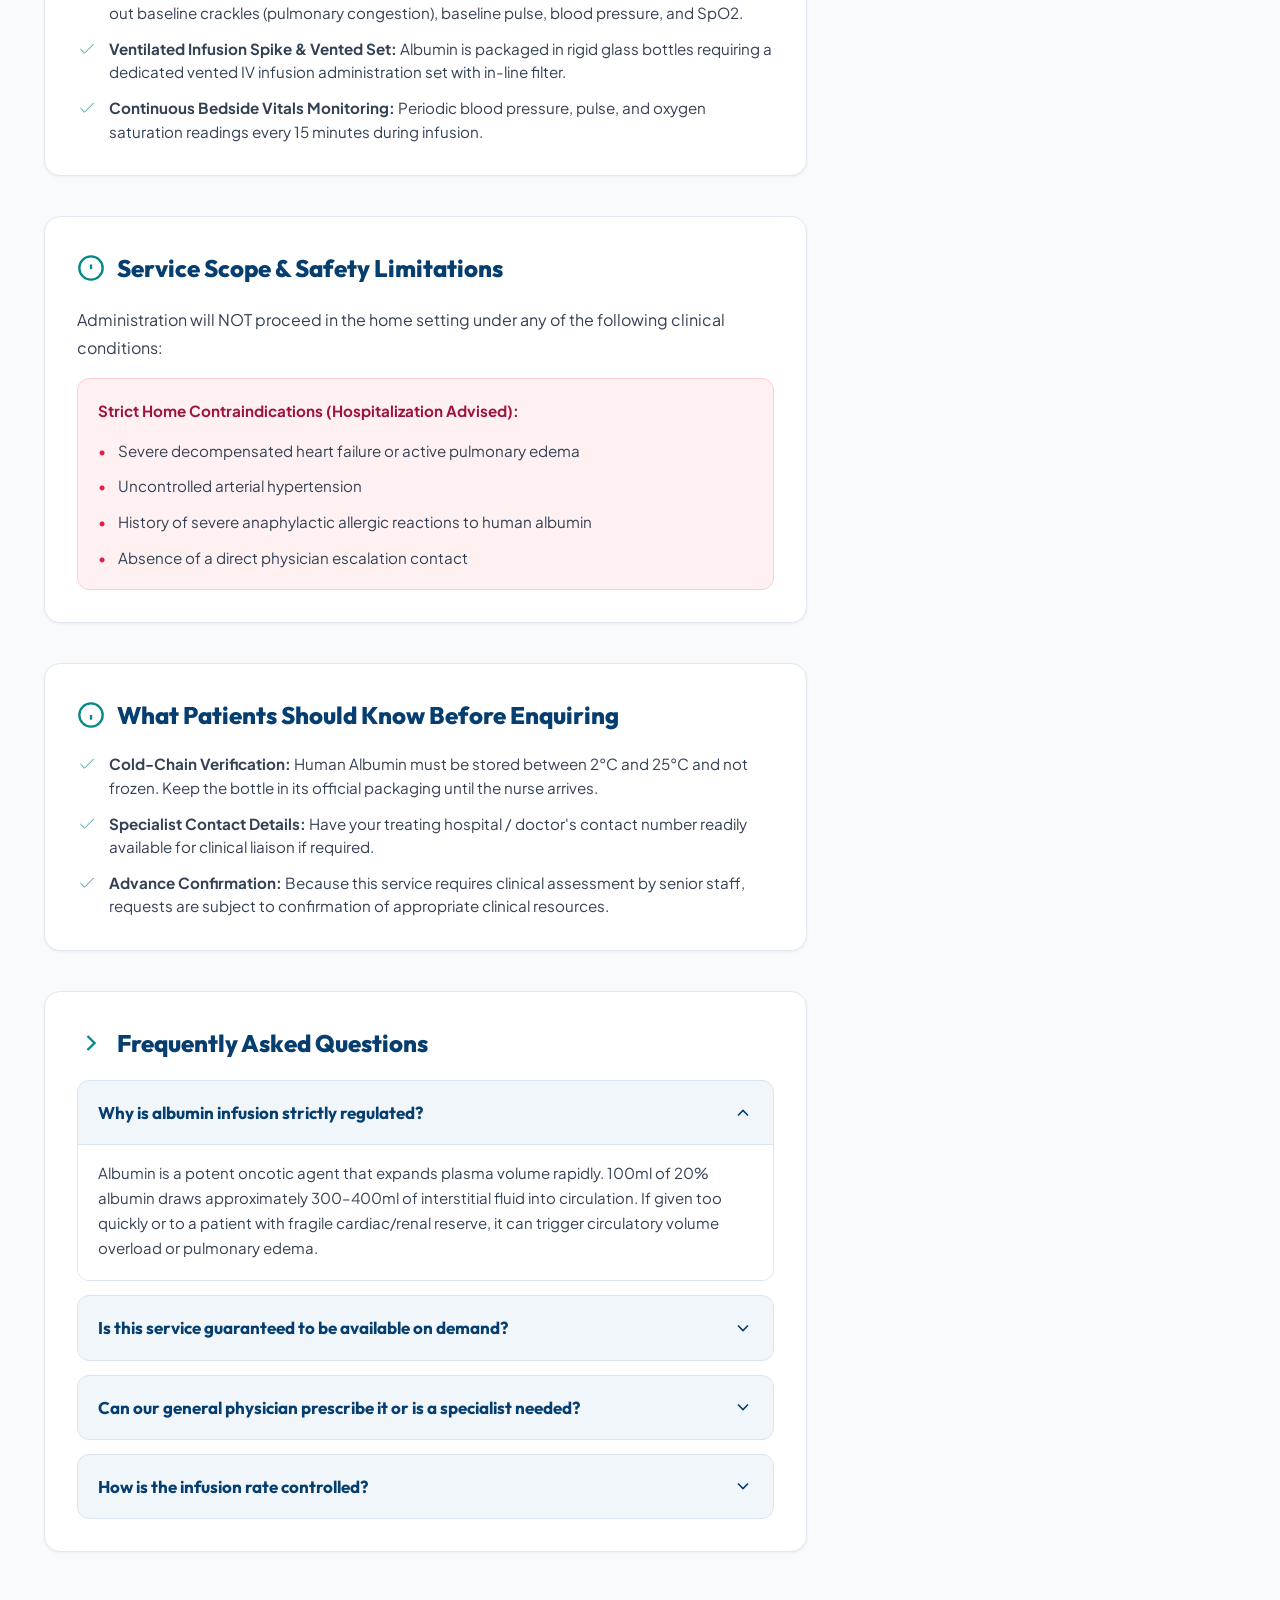
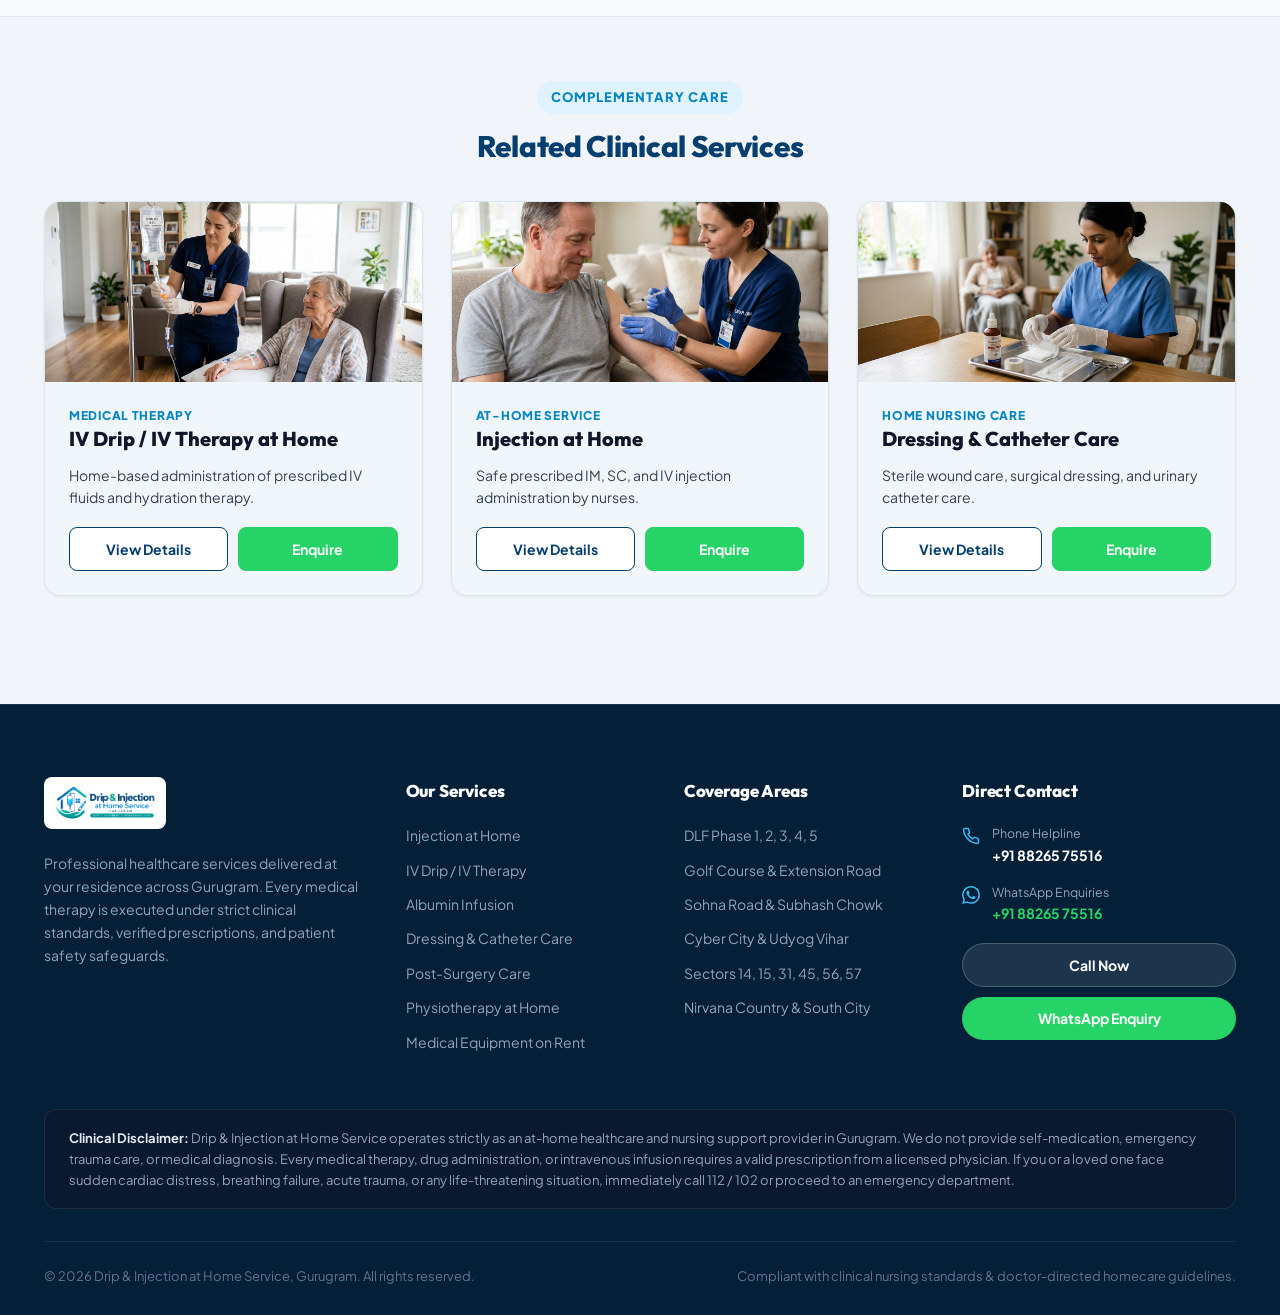
<file: services/albumin-infusion-at-home.html>
<!DOCTYPE html>
<html lang="en">
<head>
  <meta charset="UTF-8">
  <meta name="viewport" content="width=device-width, initial-scale=1.0">
  <title>Albumin Infusion Enquiry &amp; Clinical Assessment in Gurugram | Specialist Protocol</title>
  <meta name="description" content="Enquiries for prescribed human albumin infusion in Gurugram. Strict specialist physician authorization, clinical monitoring criteria, and suitability assessment.">
  <link rel="stylesheet" href="../css/style.css">
</head>
<body>

  <!-- Top Clinical Notice Bar -->
  <aside class="top-notice-bar" aria-label="Clinical Protocol & Emergency Guidance">
    <div class="container top-notice-inner">
      <div class="notice-text">
        <span class="notice-badge" style="background-color: rgba(234, 88, 12, 0.3); color: #fdba74; border-color: rgba(234, 88, 12, 0.4);">Specialist Notice</span>
        <span>Albumin is a specialized colloid therapy, NOT a routine drip. Strict clinical screening applies.</span>
      </div>
      <div class="top-notice-contact">
        <a href="tel:+918826575516" class="top-link">
          <svg width="14" height="14" viewBox="0 0 24 24" fill="none" stroke="currentColor" stroke-width="2"><path d="M22 16.92v3a2 2 0 0 1-2.18 2 19.79 19.79 0 0 1-8.63-3.07 19.5 19.5 0 0 1-6-6 19.79 19.79 0 0 1-3.07-8.67A2 2 0 0 1 4.11 2h3a2 2 0 0 1 2 1.72 12.84 12.84 0 0 0 .7 2.81 2 2 0 0 1-.45 2.11L8.09 9.91a16 16 0 0 0 6 6l1.27-1.27a2 2 0 0 1 2.11-.45 12.84 12.84 0 0 0 2.81.7A2 2 0 0 1 22 16.92z"/></svg>
          +91 88265 75516
        </a>
        <span style="color: rgba(255,255,255,0.3);">|</span>
        <span>Gurugram, Haryana</span>
      </div>
    </div>
  </aside>

  <!-- Main Navigation Header -->
  <header class="site-header">
    <div class="container header-inner">
      <a href="../index.html" class="logo-brand" aria-label="Drip & Injection at Home Service Homepage">
        <img src="../logo.png" alt="Drip &amp; Injection at Home Service Gurugram Logo" class="site-logo" width="180" height="50">
      </a>

            <!-- Desktop Navigation Menu (Exactly 5 Items in Order) -->
      <nav class="nav-menu" aria-label="Main Navigation">
        <a href="../index.html" class="nav-link">Home</a>
        <a href="../about.html" class="nav-link">About</a>
        
        <div class="nav-item-dropdown">
          <a href="javascript:void(0)" class="nav-link active" id="servicesDropdownTrigger" aria-expanded="false" aria-haspopup="true">
            Our Services
            <svg class="dropdown-icon" viewBox="0 0 24 24" fill="none" stroke="currentColor" stroke-width="2.5"><path d="M6 9l6 6 6-6"/></svg>
          </a>
          <div class="services-dropdown" role="menu" aria-label="Services Catalog">
            <a href="injection-at-home.html" class="dropdown-item" role="menuitem">
              <div class="dropdown-item-icon">
                <svg viewBox="0 0 24 24" fill="none" stroke="currentColor"><path d="m18 2 4 4"/><path d="m17 7 3-3"/><path d="M19 9 8.7 19.3c-1 1-2.5 1-3.4 0l-.6-.6c-1-1-1-2.5 0-3.4L15 5"/><path d="m9 11 4 4"/><path d="m5 19-3 3"/><path d="m14 4 6 6"/></svg>
              </div>
              <div>
                <div class="dropdown-item-title">Injection at Home</div>
                <div class="dropdown-item-category">At-Home Service</div>
              </div>
            </a>
            <a href="iv-drip-at-home.html" class="dropdown-item" role="menuitem">
              <div class="dropdown-item-icon">
                <svg viewBox="0 0 24 24" fill="none" stroke="currentColor"><path d="M12 2v6"/><path d="M9 4h6"/><path d="M6 8h12a2 2 0 0 1 2 2v9a3 3 0 0 1-3 3H7a3 3 0 0 1-3-3v-9a2 2 0 0 1 2-2Z"/><path d="M10 13h4"/></svg>
              </div>
              <div>
                <div class="dropdown-item-title">IV Drip / IV Therapy at Home</div>
                <div class="dropdown-item-category">Medical Therapy</div>
              </div>
            </a>
            <a href="albumin-infusion-at-home.html" class="dropdown-item" role="menuitem">
              <div class="dropdown-item-icon">
                <svg viewBox="0 0 24 24" fill="none" stroke="currentColor"><circle cx="12" cy="12" r="10"/><path d="m9 12 2 2 4-4"/></svg>
              </div>
              <div>
                <div class="dropdown-item-title">Albumin Infusion at Home</div>
                <div class="dropdown-item-category">Specialized Infusion Therapy</div>
              </div>
            </a>
            <a href="dressing-and-catheter-care.html" class="dropdown-item" role="menuitem">
              <div class="dropdown-item-icon">
                <svg viewBox="0 0 24 24" fill="none" stroke="currentColor"><rect width="18" height="18" x="3" y="3" rx="2"/><path d="M8 12h8"/><path d="M12 8v8"/></svg>
              </div>
              <div>
                <div class="dropdown-item-title">Dressing and Catheter Care</div>
                <div class="dropdown-item-category">Home Nursing Care</div>
              </div>
            </a>
            <a href="post-surgery-care.html" class="dropdown-item" role="menuitem">
              <div class="dropdown-item-icon">
                <svg viewBox="0 0 24 24" fill="none" stroke="currentColor"><path d="M19 14c1.49-1.46 3-3.21 3-5.5A5.5 5.5 0 0 0 16.5 3c-1.76 0-3 .5-4.5 2-1.5-1.5-2.74-2-4.5-2A5.5 5.5 0 0 0 2 8.5c0 2.3 1.5 4.05 3 5.5l7 7Z"/></svg>
              </div>
              <div>
                <div class="dropdown-item-title">Post-Surgery Care at Home</div>
                <div class="dropdown-item-category">Recovery Care</div>
              </div>
            </a>
            <a href="physiotherapy-at-home.html" class="dropdown-item" role="menuitem">
              <div class="dropdown-item-icon">
                <svg viewBox="0 0 24 24" fill="none" stroke="currentColor"><path d="M4 19.5v-15A2.5 2.5 0 0 1 6.5 2H20v20H6.5a2.5 2.5 0 0 1-2.5-2.5Z"/><path d="M6 6h10"/><path d="M6 10h10"/></svg>
              </div>
              <div>
                <div class="dropdown-item-title">Physiotherapy at Home</div>
                <div class="dropdown-item-category">Rehabilitation Therapy</div>
              </div>
            </a>
            <a href="medical-equipment-on-rent.html" class="dropdown-item" role="menuitem">
              <div class="dropdown-item-icon">
                <svg viewBox="0 0 24 24" fill="none" stroke="currentColor"><rect width="16" height="12" x="4" y="8" rx="2"/><path d="M4 12h16"/><path d="M12 4v4"/></svg>
              </div>
              <div>
                <div class="dropdown-item-title">Medical Equipment on Rent</div>
                <div class="dropdown-item-category">Medical Equipment Rental</div>
              </div>
            </a>
          </div>
        </div>

        <a href="../gallery.html" class="nav-link">Gallery</a>
        <a href="../contact.html" class="nav-link">Contact Us</a>
      </nav>

      <!-- Action Buttons -->
      <div class="header-actions">
        <a href="tel:+918826575516" class="btn-header-call" title="Call Now">
          <svg width="16" height="16" viewBox="0 0 24 24" fill="none" stroke="currentColor" stroke-width="2.5"><path d="M22 16.92v3a2 2 0 0 1-2.18 2 19.79 19.79 0 0 1-8.63-3.07 19.5 19.5 0 0 1-6-6 19.79 19.79 0 0 1-3.07-8.67A2 2 0 0 1 4.11 2h3a2 2 0 0 1 2 1.72 12.84 12.84 0 0 0 .7 2.81 2 2 0 0 1-.45 2.11L8.09 9.91a16 16 0 0 0 6 6l1.27-1.27a2 2 0 0 1 2.11-.45 12.84 12.84 0 0 0 2.81.7A2 2 0 0 1 22 16.92z"/></svg>
          Call Now
        </a>
        <a href="https://wa.me/918826575516?text=Hello%2C%20I%20would%20like%20to%20enquire%20about%20Albumin%20Infusion%20at%20Home%20in%20Gurugram." target="_blank" rel="noopener noreferrer" class="btn-header-whatsapp" title="WhatsApp Enquiry">
          WhatsApp
        </a>
      </div>

      <!-- Mobile Hamburger Button -->
      <button class="mobile-nav-toggle" id="mobileNavToggle" aria-label="Open Navigation Menu">
        <svg viewBox="0 0 24 24" fill="none" stroke="currentColor" stroke-width="2.5"><path d="M4 6h16M4 12h16M4 18h16"/></svg>
      </button>
    </div>
  </header>

  <!-- Mobile Drawer Overlay & Menu -->
  <div class="mobile-drawer-overlay" id="mobileOverlay"></div>
  <div class="mobile-drawer" id="mobileDrawer" role="dialog" aria-modal="true" aria-label="Mobile Navigation">
    <div class="mobile-drawer-header">
      <img src="../logo.png" alt="Drip &amp; Injection at Home Service" style="height: 42px; width: auto;">
      <button class="mobile-drawer-close" id="mobileNavClose" aria-label="Close Navigation Menu">
        <svg width="24" height="24" viewBox="0 0 24 24" fill="none" stroke="currentColor" stroke-width="2.5"><path d="M18 6L6 18M6 6l12 12"/></svg>
      </button>
    </div>

        <div class="mobile-nav-links">
      <a href="../index.html" class="mobile-nav-link">Home</a>
      <a href="../about.html" class="mobile-nav-link">About</a>
      
      <div class="mobile-submenu-item">
        <button class="mobile-submenu-toggle" id="mobileServicesToggle" aria-expanded="false" type="button">
          <span>Our Services</span>
          <svg class="dropdown-icon" width="16" height="16" viewBox="0 0 24 24" fill="none" stroke="currentColor" stroke-width="2.5"><path d="M6 9l6 6 6-6"/></svg>
        </button>
        <div class="mobile-services-list" id="mobileServicesMenu">
          <a href="injection-at-home.html" class="mobile-services-item">Injection at Home</a>
          <a href="iv-drip-at-home.html" class="mobile-services-item">IV Drip / IV Therapy at Home</a>
          <a href="albumin-infusion-at-home.html" class="mobile-services-item">Albumin Infusion at Home</a>
          <a href="dressing-and-catheter-care.html" class="mobile-services-item">Dressing and Catheter Care</a>
          <a href="post-surgery-care.html" class="mobile-services-item">Post-Surgery Care at Home</a>
          <a href="physiotherapy-at-home.html" class="mobile-services-item">Physiotherapy at Home</a>
          <a href="medical-equipment-on-rent.html" class="mobile-services-item">Medical Equipment on Rent</a>
        </div>
      </div>

      <a href="../gallery.html" class="mobile-nav-link">Gallery</a>
      <a href="../contact.html" class="mobile-nav-link">Contact Us</a>
    </div>

<div class="mobile-drawer-actions">
      <a href="tel:+918826575516" class="btn-secondary-phone" style="width: 100%; justify-content: center;">
        <svg width="18" height="18" viewBox="0 0 24 24" fill="none" stroke="currentColor" stroke-width="2"><path d="M22 16.92v3a2 2 0 0 1-2.18 2 19.79 19.79 0 0 1-8.63-3.07 19.5 19.5 0 0 1-6-6 19.79 19.79 0 0 1-3.07-8.67A2 2 0 0 1 4.11 2h3a2 2 0 0 1 2 1.72 12.84 12.84 0 0 0 .7 2.81 2 2 0 0 1-.45 2.11L8.09 9.91a16 16 0 0 0 6 6l1.27-1.27a2 2 0 0 1 2.11-.45 12.84 12.84 0 0 0 2.81.7A2 2 0 0 1 22 16.92z"/></svg>
        Call +91 88265 75516
      </a>
      <a href="https://wa.me/918826575516?text=Hello%2C%20I%20would%20like%20to%20enquire%20about%20Albumin%20Infusion%20at%20Home%20in%20Gurugram." target="_blank" rel="noopener noreferrer" class="btn-primary-whatsapp" style="width: 100%; justify-content: center;">
        WhatsApp Enquiry
      </a>
    </div>
  </div>

  <!-- Breadcrumb & Service Hero -->
  <section class="page-hero">
    <div class="container">
      <nav class="breadcrumb-nav" aria-label="Breadcrumb">
        <a href="../index.html">Home</a>
        <span class="breadcrumb-separator">/</span>
        <a href="../index.html#services-catalog">Services</a>
        <span class="breadcrumb-separator">/</span>
        <span>Albumin Infusion at Home</span>
      </nav>

      <div class="page-hero-grid">
        <div>
          <span class="page-category-tag" style="background-color: #fef3c7; color: #b45309;">SPECIALIZED INFUSION THERAPY</span>
          <h1 class="page-h1">Prescribed Albumin Infusion Enquiries &amp; Clinical Assessment in Gurugram</h1>
          <p class="page-lead">
            Enquiries for prescribed albumin infusion, subject to specialist medical authorization, appropriate clinical assessment, qualified personnel, suitable monitoring and confirmation that the treatment can safely be provided in the intended setting.
          </p>

          <div class="page-cta-group">
            <a href="https://wa.me/918826575516?text=Hello%2C%20I%20would%20like%20to%20enquire%20about%20Albumin%20Infusion%20at%20Home%20in%20Gurugram." target="_blank" rel="noopener noreferrer" class="btn-primary-whatsapp">
              <svg width="20" height="20" viewBox="0 0 24 24" fill="currentColor"><path d="M.057 24l1.687-6.163c-1.041-1.804-1.588-3.849-1.587-5.946.003-6.556 5.338-11.891 11.893-11.891 3.181.001 6.167 1.24 8.413 3.488 2.245 2.248 3.481 5.236 3.48 8.414-.003 6.557-5.338 11.892-11.893 11.892-1.99-.001-3.951-.5-5.688-1.448l-6.305 1.654zm6.597-3.807c1.676.995 3.276 1.591 5.392 1.592 5.448 0 9.886-4.434 9.889-9.885.002-5.462-4.415-9.89-9.881-9.892-5.452 0-9.887 4.434-9.889 9.884-.001 2.225.651 3.891 1.746 5.634l-.999 3.648 3.742-.981zm11.387-5.464c-.074-.124-.272-.198-.57-.347-.297-.149-1.758-.868-2.031-.967-.272-.099-.47-.149-.669.149-.198.297-.768.967-.941 1.165-.173.198-.347.223-.644.074-.297-.149-1.255-.462-2.39-1.475-.883-.788-1.48-1.761-1.653-2.059-.173-.297-.018-.458.13-.606.134-.133.297-.347.446-.521.151-.172.2-.296.3-.495.099-.198.05-.372-.025-.521-.075-.148-.669-1.611-.916-2.206-.242-.579-.487-.501-.669-.51l-.57-.01c-.198 0-.52.074-.792.372s-1.04 1.016-1.04 2.479 1.065 2.876 1.213 3.074c.149.198 2.095 3.2 5.076 4.487.709.306 1.263.489 1.694.626.712.226 1.36.194 1.872.118.571-.085 1.758-.719 2.006-1.413.248-.695.248-1.29.173-1.414z"/></svg>
              Enquire on WhatsApp
            </a>
            <a href="tel:+918826575516" class="btn-secondary-phone">
              <svg width="20" height="20" viewBox="0 0 24 24" fill="none" stroke="currentColor" stroke-width="2.5"><path d="M22 16.92v3a2 2 0 0 1-2.18 2 19.79 19.79 0 0 1-8.63-3.07 19.5 19.5 0 0 1-6-6 19.79 19.79 0 0 1-3.07-8.67A2 2 0 0 1 4.11 2h3a2 2 0 0 1 2 1.72 12.84 12.84 0 0 0 .7 2.81 2 2 0 0 1-.45 2.11L8.09 9.91a16 16 0 0 0 6 6l1.27-1.27a2 2 0 0 1 2.11-.45 12.84 12.84 0 0 0 2.81.7A2 2 0 0 1 22 16.92z"/></svg>
              Call +91 88265 75516
            </a>
          </div>
        </div>

        <div class="page-hero-image-wrap">
          <img src="../images/services/albumin-infusion.jpg" alt="Specialized albumin infusion therapy and clinical vitals monitoring in Gurugram" class="page-hero-img" width="560" height="360">
        </div>
      </div>
    </div>
  </section>

  <!-- Detailed Service Content Section -->
  <main class="service-detail-section">
    <div class="container">
      <div class="service-content-grid">
        
        <!-- Main Column -->
        <div class="service-main-content">

          <!-- Critical Regulatory & Clinical Distinction Notice -->
          <div class="alert-specialized-warning">
            <h3 style="color: #c2410c; font-size: 1.15rem; margin-bottom: 8px; display: flex; align-items: center; gap: 8px;">
              <svg width="22" height="22" viewBox="0 0 24 24" fill="none" stroke="currentColor" stroke-width="2"><path d="M10.29 3.86L1.82 18a2 2 0 0 0 1.71 3h16.94a2 2 0 0 0 1.71-3L13.71 3.86a2 2 0 0 0-3.42 0z"/><line x1="12" y1="9" x2="12" y2="13"/><line x1="12" y1="17" x2="12.01" y2="17"/></svg>
              Clinical Distinction: Albumin Is Not a Routine Saline Drip
            </h3>
            <p style="font-size: 0.95rem; color: #7c2d12; line-height: 1.6;">
              Human Albumin (5% or 20%) is a concentrated human plasma protein derivative with potent oncotic fluid-shifting properties. It is prescribed strictly by gastroenterologists, hepatologists, nephrologists, or critical care physicians for conditions like severe hypoalbuminemia, liver cirrhosis with refractory ascites, or post-paracentesis. It is <strong>never</strong> a routine hydration drip, wellness infusion, or cosmetic therapy.
            </p>
          </div>

          <!-- Detailed Service Description -->
          <section class="content-block">
            <h2 class="content-block-title">
              <svg class="content-block-title-icon" viewBox="0 0 24 24" fill="none" stroke="currentColor" stroke-width="2"><circle cx="12" cy="12" r="10"/><path d="m9 12 2 2 4-4"/></svg>
              Detailed Service Overview
            </h2>
            <p class="content-text">
              Because albumin draws significant intravascular fluid volume rapidly into circulation, it carries clinical risks of hypervolemia, acute pulmonary edema, hypertension, or allergic hypersensitivity if not administered under stringent medical criteria.
            </p>
            <p class="content-text">
              We accept enquiries for prescribed albumin administration in Gurugram strictly on a case-by-case evaluation basis. Each enquiry undergoes multi-point clinical screening: specialist physician authorization review, current renal and cardiac status confirmation, attending nursing qualification verification, and validation that continuous hemodynamic monitoring equipment is in place.
            </p>
          </section>

          <!-- Applicable Prescription & Clinical Assessment Requirements -->
          <section class="content-block">
            <h2 class="content-block-title">
              <svg class="content-block-title-icon" viewBox="0 0 24 24" fill="none" stroke="currentColor" stroke-width="2"><path d="M12 22s8-4 8-10V5l-8-3-8 3v7c0 6 8 10 8 10z"/></svg>
              Prescription &amp; Clinical Assessment Requirements
            </h2>

            <ul class="checklist">
              <li class="checklist-item">
                <svg class="checklist-icon" viewBox="0 0 24 24" fill="none" stroke="currentColor"><path d="M20 6 9 17l-5-5"/></svg>
                <span><strong>Specialist Physician Prescription:</strong> An explicit order from the treating specialist (Gastroenterologist, Hepatologist, Nephrologist, or Intensivist) detailing the concentration (5% or 20%), dosage, infusion duration (e.g. 100ml over 1 to 2 hours), and emergency protocol.</span>
              </li>
              <li class="checklist-item">
                <svg class="checklist-icon" viewBox="0 0 24 24" fill="none" stroke="currentColor"><path d="M20 6 9 17l-5-5"/></svg>
                <span><strong>Pre-Therapy Cardiovascular &amp; Respiratory Screening:</strong> Auscultation of lung sounds to rule out baseline crackles (pulmonary congestion), baseline pulse, blood pressure, and SpO2.</span>
              </li>
              <li class="checklist-item">
                <svg class="checklist-icon" viewBox="0 0 24 24" fill="none" stroke="currentColor"><path d="M20 6 9 17l-5-5"/></svg>
                <span><strong>Ventilated Infusion Spike &amp; Vented Set:</strong> Albumin is packaged in rigid glass bottles requiring a dedicated vented IV infusion administration set with in-line filter.</span>
              </li>
              <li class="checklist-item">
                <svg class="checklist-icon" viewBox="0 0 24 24" fill="none" stroke="currentColor"><path d="M20 6 9 17l-5-5"/></svg>
                <span><strong>Continuous Bedside Vitals Monitoring:</strong> Periodic blood pressure, pulse, and oxygen saturation readings every 15 minutes during infusion.</span>
              </li>
            </ul>
          </section>

          <!-- Scope & Clinical Limitations -->
          <section class="content-block">
            <h2 class="content-block-title">
              <svg class="content-block-title-icon" viewBox="0 0 24 24" fill="none" stroke="currentColor" stroke-width="2"><path d="M12 9v4"/><path d="M12 17h.01"/><circle cx="12" cy="12" r="10"/></svg>
              Service Scope &amp; Safety Limitations
            </h2>
            <p class="content-text">
              Administration will NOT proceed in the home setting under any of the following clinical conditions:
            </p>
            <div style="background-color: #fff1f2; padding: 20px; border-radius: var(--radius-md); border: 1px solid #fecdd3;">
              <strong style="color: #9f1239; font-size: 0.95rem; display: block; margin-bottom: 8px;">Strict Home Contraindications (Hospitalization Advised):</strong>
              <ul class="checklist">
                <li class="checklist-item"><span style="color: #e11d48;">•</span><span>Severe decompensated heart failure or active pulmonary edema</span></li>
                <li class="checklist-item"><span style="color: #e11d48;">•</span><span>Uncontrolled arterial hypertension</span></li>
                <li class="checklist-item"><span style="color: #e11d48;">•</span><span>History of severe anaphylactic allergic reactions to human albumin</span></li>
                <li class="checklist-item"><span style="color: #e11d48;">•</span><span>Absence of a direct physician escalation contact</span></li>
              </ul>
            </div>
          </section>

          <!-- What to know before enquiring -->
          <section class="content-block">
            <h2 class="content-block-title">
              <svg class="content-block-title-icon" viewBox="0 0 24 24" fill="none" stroke="currentColor" stroke-width="2"><circle cx="12" cy="12" r="10"/><path d="M12 16v-4"/><path d="M12 8h.01"/></svg>
              What Patients Should Know Before Enquiring
            </h2>
            <ul class="checklist">
              <li class="checklist-item">
                <svg class="checklist-icon" viewBox="0 0 24 24" fill="none" stroke="currentColor"><path d="M20 6 9 17l-5-5"/></svg>
                <span><strong>Cold-Chain Verification:</strong> Human Albumin must be stored between 2°C and 25°C and not frozen. Keep the bottle in its official packaging until the nurse arrives.</span>
              </li>
              <li class="checklist-item">
                <svg class="checklist-icon" viewBox="0 0 24 24" fill="none" stroke="currentColor"><path d="M20 6 9 17l-5-5"/></svg>
                <span><strong>Specialist Contact Details:</strong> Have your treating hospital / doctor's contact number readily available for clinical liaison if required.</span>
              </li>
              <li class="checklist-item">
                <svg class="checklist-icon" viewBox="0 0 24 24" fill="none" stroke="currentColor"><path d="M20 6 9 17l-5-5"/></svg>
                <span><strong>Advance Confirmation:</strong> Because this service requires clinical assessment by senior staff, requests are subject to confirmation of appropriate clinical resources.</span>
              </li>
            </ul>
          </section>

          <!-- FAQs -->
          <section class="content-block" id="faqs">
            <h2 class="content-block-title">
              <svg class="content-block-title-icon" viewBox="0 0 24 24" fill="none" stroke="currentColor" stroke-width="2"><path d="M9 18l6-6-6-6"/></svg>
              Frequently Asked Questions
            </h2>
            <div class="faq-accordion">
              <div class="faq-item active">
                <button class="faq-question" type="button">
                  <span>Why is albumin infusion strictly regulated?</span>
                  <svg class="faq-toggle-icon" viewBox="0 0 24 24" fill="none" stroke="currentColor" stroke-width="2"><path d="M6 9l6 6 6-6"/></svg>
                </button>
                <div class="faq-answer">
                  <p>Albumin is a potent oncotic agent that expands plasma volume rapidly. 100ml of 20% albumin draws approximately 300–400ml of interstitial fluid into circulation. If given too quickly or to a patient with fragile cardiac/renal reserve, it can trigger circulatory volume overload or pulmonary edema.</p>
                </div>
              </div>

              <div class="faq-item">
                <button class="faq-question" type="button">
                  <span>Is this service guaranteed to be available on demand?</span>
                  <svg class="faq-toggle-icon" viewBox="0 0 24 24" fill="none" stroke="currentColor" stroke-width="2"><path d="M6 9l6 6 6-6"/></svg>
                </button>
                <div class="faq-answer">
                  <p>No. We do not advertise albumin infusion as an automatic or on-demand service. Each enquiry is individually assessed against clinical criteria, physician orders, and availability of qualified clinical nursing personnel.</p>
                </div>
              </div>

              <div class="faq-item">
                <button class="faq-question" type="button">
                  <span>Can our general physician prescribe it or is a specialist needed?</span>
                  <svg class="faq-toggle-icon" viewBox="0 0 24 24" fill="none" stroke="currentColor" stroke-width="2"><path d="M6 9l6 6 6-6"/></svg>
                </button>
                <div class="faq-answer">
                  <p>A formal recommendation from a treating specialist (such as a Hepatologist, Gastroenterologist, Nephrologist, or Hospital Intensivist) is required to ensure that home administration is therapeutically justified and clinically safe.</p>
                </div>
              </div>

              <div class="faq-item">
                <button class="faq-question" type="button">
                  <span>How is the infusion rate controlled?</span>
                  <svg class="faq-toggle-icon" viewBox="0 0 24 24" fill="none" stroke="currentColor" stroke-width="2"><path d="M6 9l6 6 6-6"/></svg>
                </button>
                <div class="faq-answer">
                  <p>The visiting nurse uses a precision micro-drip or flow regulator set to carefully titrate the drop rate according to the doctor's prescribed rate (typically 1 to 2 ml per minute for 20% solutions), monitoring blood pressure continuously.</p>
                </div>
              </div>
            </div>
          </section>

        </div>

        <!-- Sticky Sidebar -->
        <aside class="service-sidebar">
          <div class="sidebar-enquiry-card" style="background-color: #032747; border: 1px solid #1e40af;">
            <div style="font-size: 0.75rem; font-weight: 800; color: #fdba74; text-transform: uppercase; letter-spacing: 0.06em; margin-bottom: 6px;">Specialist Enquiry Protocol</div>
            <h3 class="sidebar-title">Enquire for Prescribed Albumin Infusion</h3>
            <p class="sidebar-desc">
              Submit your specialist's prescription and clinical notes for prior review by our clinical coordination desk in Gurugram.
            </p>

            <a href="https://wa.me/918826575516?text=Hello%2C%20I%20would%20like%20to%20enquire%20about%20Albumin%20Infusion%20at%20Home%20in%20Gurugram." target="_blank" rel="noopener noreferrer" class="sidebar-btn-whatsapp">
              <svg width="20" height="20" viewBox="0 0 24 24" fill="currentColor"><path d="M.057 24l1.687-6.163c-1.041-1.804-1.588-3.849-1.587-5.946.003-6.556 5.338-11.891 11.893-11.891 3.181.001 6.167 1.24 8.413 3.488 2.245 2.248 3.481 5.236 3.48 8.414-.003 6.557-5.338 11.892-11.893 11.892-1.99-.001-3.951-.5-5.688-1.448l-6.305 1.654zm6.597-3.807c1.676.995 3.276 1.591 5.392 1.592 5.448 0 9.886-4.434 9.889-9.885.002-5.462-4.415-9.89-9.881-9.892-5.452 0-9.887 4.434-9.889 9.884-.001 2.225.651 3.891 1.746 5.634l-.999 3.648 3.742-.981zm11.387-5.464c-.074-.124-.272-.198-.57-.347-.297-.149-1.758-.868-2.031-.967-.272-.099-.47-.149-.669.149-.198.297-.768.967-.941 1.165-.173.198-.347.223-.644.074-.297-.149-1.255-.462-2.39-1.475-.883-.788-1.48-1.761-1.653-2.059-.173-.297-.018-.458.13-.606.134-.133.297-.347.446-.521.151-.172.2-.296.3-.495.099-.198.05-.372-.025-.521-.075-.148-.669-1.611-.916-2.206-.242-.579-.487-.501-.669-.51l-.57-.01c-.198 0-.52.074-.792.372s-1.04 1.016-1.04 2.479 1.065 2.876 1.213 3.074c.149.198 2.095 3.2 5.076 4.487.709.306 1.263.489 1.694.626.712.226 1.36.194 1.872.118.571-.085 1.758-.719 2.006-1.413.248-.695.248-1.29.173-1.414z"/></svg>
              Enquire on WhatsApp
            </a>

            <a href="tel:+918826575516" class="sidebar-btn-call">
              <svg width="18" height="18" viewBox="0 0 24 24" fill="none" stroke="currentColor" stroke-width="2"><path d="M22 16.92v3a2 2 0 0 1-2.18 2 19.79 19.79 0 0 1-8.63-3.07 19.5 19.5 0 0 1-6-6 19.79 19.79 0 0 1-3.07-8.67A2 2 0 0 1 4.11 2h3a2 2 0 0 1 2 1.72 12.84 12.84 0 0 0 .7 2.81 2 2 0 0 1-.45 2.11L8.09 9.91a16 16 0 0 0 6 6l1.27-1.27a2 2 0 0 1 2.11-.45 12.84 12.84 0 0 0 2.81.7A2 2 0 0 1 22 16.92z"/></svg>
              Call: +91 88265 75516
            </a>
          </div>

          <!-- Availability & Approval Status Notice -->
          <div class="sidebar-status-box" data-status="pending-approval">
            <div class="sidebar-status-heading">Clinical Governance Status</div>
            <div class="sidebar-status-value" style="color: #b45309;">
              <span style="width: 8px; height: 8px; border-radius: 50%; background-color: #d97706; display: inline-block;"></span>
              Enquiry &amp; Clinical Screening
            </div>
            <p class="sidebar-status-note">
              Every request is subject to business confirmation of clinical capabilities, staffing authorization, and patient suitability before booking is scheduled.
            </p>
          </div>
        </aside>

      </div>
    </div>
  </main>

  <!-- Related Services -->
  <section class="related-services-section">
    <div class="container">
      <div class="section-header" style="margin-bottom: 36px;">
        <span class="section-tag">Complementary Care</span>
        <h2 class="section-title" style="font-size: 1.85rem;">Related Clinical Services</h2>
      </div>

      <div class="services-grid" style="grid-template-columns: repeat(3, 1fr);">
        <article class="service-card">
          <div class="service-card-media" style="height: 180px;">
            <img src="../images/services/iv-drip.jpg" alt="IV Drip at home" class="service-card-img" loading="lazy">
          </div>
          <div class="service-card-body">
            <span class="service-category-label">MEDICAL THERAPY</span>
            <h3 class="service-card-title"><a href="iv-drip-at-home.html">IV Drip / IV Therapy at Home</a></h3>
            <p class="service-card-description" style="font-size: 0.875rem;">Home-based administration of prescribed IV fluids and hydration therapy.</p>
            <div class="service-card-actions" style="margin-top: auto;">
              <a href="iv-drip-at-home.html" class="btn-card-details">View Details</a>
              <a href="https://wa.me/918826575516?text=Hello%2C%20I%20would%20like%20to%20enquire%20about%20IV%20Drip%20at%20Home%20in%20Gurugram." target="_blank" rel="noopener noreferrer" class="btn-card-contact">Enquire</a>
            </div>
          </div>
        </article>

        <article class="service-card">
          <div class="service-card-media" style="height: 180px;">
            <img src="../images/services/injection.jpg" alt="Injection at home" class="service-card-img" loading="lazy">
          </div>
          <div class="service-card-body">
            <span class="service-category-label">AT-HOME SERVICE</span>
            <h3 class="service-card-title"><a href="injection-at-home.html">Injection at Home</a></h3>
            <p class="service-card-description" style="font-size: 0.875rem;">Safe prescribed IM, SC, and IV injection administration by nurses.</p>
            <div class="service-card-actions" style="margin-top: auto;">
              <a href="injection-at-home.html" class="btn-card-details">View Details</a>
              <a href="https://wa.me/918826575516?text=Hello%2C%20I%20would%20like%20to%20enquire%20about%20Injection%20at%20Home%20in%20Gurugram." target="_blank" rel="noopener noreferrer" class="btn-card-contact">Enquire</a>
            </div>
          </div>
        </article>

        <article class="service-card">
          <div class="service-card-media" style="height: 180px;">
            <img src="../images/services/dressing-catheter.jpg" alt="Dressing and catheter care" class="service-card-img" loading="lazy">
          </div>
          <div class="service-card-body">
            <span class="service-category-label">HOME NURSING CARE</span>
            <h3 class="service-card-title"><a href="dressing-and-catheter-care.html">Dressing &amp; Catheter Care</a></h3>
            <p class="service-card-description" style="font-size: 0.875rem;">Sterile wound care, surgical dressing, and urinary catheter care.</p>
            <div class="service-card-actions" style="margin-top: auto;">
              <a href="dressing-and-catheter-care.html" class="btn-card-details">View Details</a>
              <a href="https://wa.me/918826575516?text=Hello%2C%20I%20would%20like%20to%20enquire%20about%20Dressing%20and%20Catheter%20Care%20at%20Home%20in%20Gurugram." target="_blank" rel="noopener noreferrer" class="btn-card-contact">Enquire</a>
            </div>
          </div>
        </article>
      </div>
    </div>
  </section>

  <!-- Shared Website Footer -->
  <footer class="site-footer">
    <div class="container">
      <div class="footer-grid">
        <div class="footer-col-brand">
          <a href="../index.html">
            <img src="../logo.png" alt="Drip &amp; Injection at Home Service Logo" class="footer-logo">
          </a>
          <p class="footer-about">
            Professional healthcare services delivered at your residence across Gurugram. Every medical therapy is executed under strict clinical standards, verified prescriptions, and patient safety safeguards.
          </p>
        </div>

        <div>
          <h4 class="footer-heading">Our Services</h4>
          <div class="footer-links">
            <a href="injection-at-home.html" class="footer-link">Injection at Home</a>
            <a href="iv-drip-at-home.html" class="footer-link">IV Drip / IV Therapy</a>
            <a href="albumin-infusion-at-home.html" class="footer-link">Albumin Infusion</a>
            <a href="dressing-and-catheter-care.html" class="footer-link">Dressing &amp; Catheter Care</a>
            <a href="post-surgery-care.html" class="footer-link">Post-Surgery Care</a>
            <a href="physiotherapy-at-home.html" class="footer-link">Physiotherapy at Home</a>
            <a href="medical-equipment-on-rent.html" class="footer-link">Medical Equipment on Rent</a>
          </div>
        </div>

        <div>
          <h4 class="footer-heading">Coverage Areas</h4>
          <div class="footer-links">
            <span class="footer-link">DLF Phase 1, 2, 3, 4, 5</span>
            <span class="footer-link">Golf Course &amp; Extension Road</span>
            <span class="footer-link">Sohna Road &amp; Subhash Chowk</span>
            <span class="footer-link">Cyber City &amp; Udyog Vihar</span>
            <span class="footer-link">Sectors 14, 15, 31, 45, 56, 57</span>
            <span class="footer-link">Nirvana Country &amp; South City</span>
          </div>
        </div>

        <div>
          <h4 class="footer-heading">Direct Contact</h4>
          <div class="footer-contact-item">
            <svg class="footer-contact-icon" viewBox="0 0 24 24" fill="none" stroke="currentColor" stroke-width="2"><path d="M22 16.92v3a2 2 0 0 1-2.18 2 19.79 19.79 0 0 1-8.63-3.07 19.5 19.5 0 0 1-6-6 19.79 19.79 0 0 1-3.07-8.67A2 2 0 0 1 4.11 2h3a2 2 0 0 1 2 1.72 12.84 12.84 0 0 0 .7 2.81 2 2 0 0 1-.45 2.11L8.09 9.91a16 16 0 0 0 6 6l1.27-1.27a2 2 0 0 1 2.11-.45 12.84 12.84 0 0 0 2.81.7A2 2 0 0 1 22 16.92z"/></svg>
            <div>
              <div style="font-size: 0.775rem; color: #94a3b8;">Phone Helpline</div>
              <a href="tel:+918826575516" style="color: #ffffff; font-weight: 700;">+91 88265 75516</a>
            </div>
          </div>

          <div class="footer-contact-item">
            <svg class="footer-contact-icon" viewBox="0 0 24 24" fill="currentColor"><path d="M.057 24l1.687-6.163c-1.041-1.804-1.588-3.849-1.587-5.946.003-6.556 5.338-11.891 11.893-11.891 3.181.001 6.167 1.24 8.413 3.488 2.245 2.248 3.481 5.236 3.48 8.414-.003 6.557-5.338 11.892-11.893 11.892-1.99-.001-3.951-.5-5.688-1.448l-6.305 1.654zm6.597-3.807c1.676.995 3.276 1.591 5.392 1.592 5.448 0 9.886-4.434 9.889-9.885.002-5.462-4.415-9.89-9.881-9.892-5.452 0-9.887 4.434-9.889 9.884-.001 2.225.651 3.891 1.746 5.634l-.999 3.648 3.742-.981zm11.387-5.464c-.074-.124-.272-.198-.57-.347-.297-.149-1.758-.868-2.031-.967-.272-.099-.47-.149-.669.149-.198.297-.768.967-.941 1.165-.173.198-.347.223-.644.074-.297-.149-1.255-.462-2.39-1.475-.883-.788-1.48-1.761-1.653-2.059-.173-.297-.018-.458.13-.606.134-.133.297-.347.446-.521.151-.172.2-.296.3-.495.099-.198.05-.372-.025-.521-.075-.148-.669-1.611-.916-2.206-.242-.579-.487-.501-.669-.51l-.57-.01c-.198 0-.52.074-.792.372s-1.04 1.016-1.04 2.479 1.065 2.876 1.213 3.074c.149.198 2.095 3.2 5.076 4.487.709.306 1.263.489 1.694.626.712.226 1.36.194 1.872.118.571-.085 1.758-.719 2.006-1.413.248-.695.248-1.29.173-1.414z"/></svg>
            <div>
              <div style="font-size: 0.775rem; color: #94a3b8;">WhatsApp Enquiries</div>
              <a href="https://wa.me/918826575516?text=Hello%2C%20I%20would%20like%20to%20enquire%20about%20Albumin%20Infusion%20at%20Home%20in%20Gurugram." target="_blank" rel="noopener noreferrer" style="color: #25D366; font-weight: 700;">+91 88265 75516</a>
            </div>
          </div>

          <div class="footer-cta-buttons">
            <a href="tel:+918826575516" class="btn-footer-call">Call Now</a>
            <a href="https://wa.me/918826575516?text=Hello%2C%20I%20would%20like%20to%20enquire%20about%20Albumin%20Infusion%20at%20Home%20in%20Gurugram." target="_blank" rel="noopener noreferrer" class="btn-footer-whatsapp">WhatsApp Enquiry</a>
          </div>
        </div>
      </div>

      <!-- Legal & Emergency Notice -->
      <div class="footer-disclaimer-box">
        <strong>Clinical Disclaimer:</strong> Drip &amp; Injection at Home Service operates strictly as an at-home healthcare and nursing support provider in Gurugram. We do not provide self-medication, emergency trauma care, or medical diagnosis. Every medical therapy, drug administration, or intravenous infusion requires a valid prescription from a licensed physician. If you or a loved one face sudden cardiac distress, breathing failure, acute trauma, or any life-threatening situation, immediately call 112 / 102 or proceed to an emergency department.
      </div>

      <div class="footer-bottom">
        <div>&copy; 2026 Drip &amp; Injection at Home Service, Gurugram. All rights reserved.</div>
        <div>Compliant with clinical nursing standards &amp; doctor-directed homecare guidelines.</div>
      </div>
    </div>
  </footer>

  <script src="../js/main.js"></script>
</body>
</html>
</file>
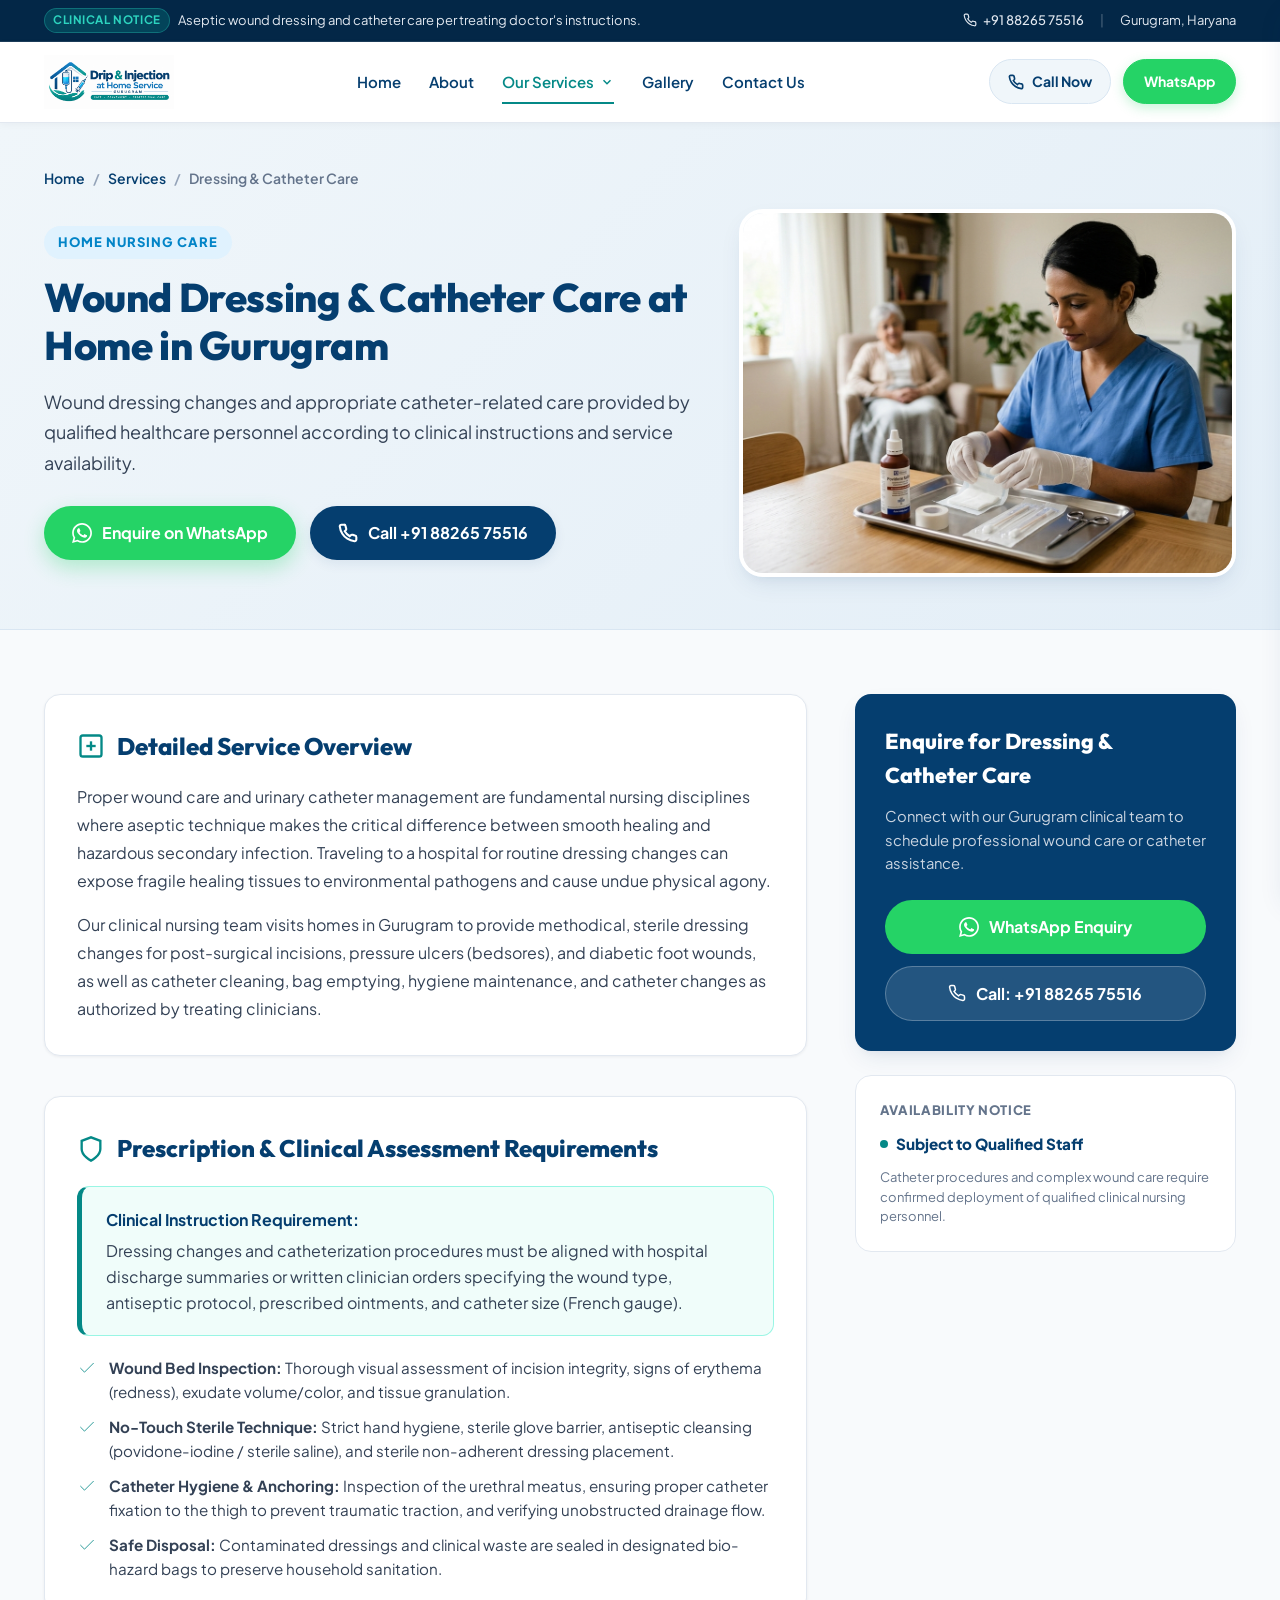
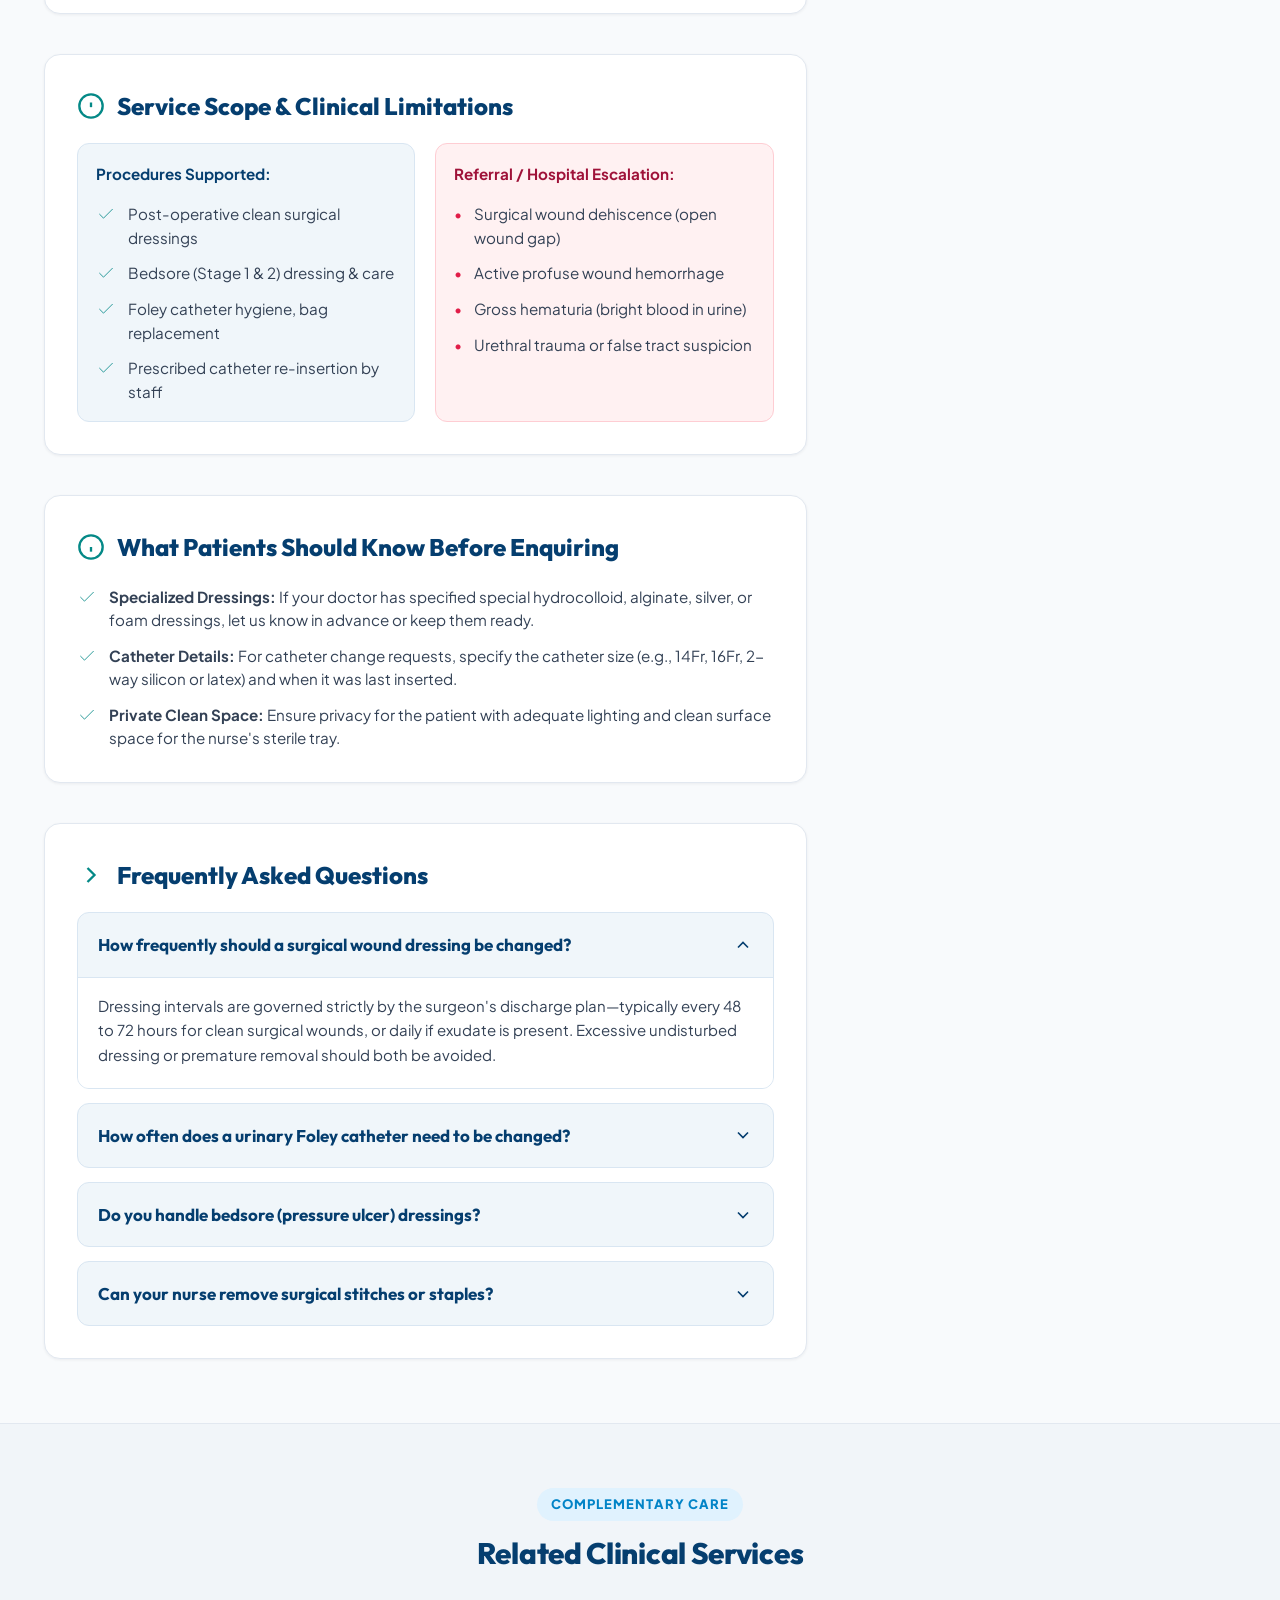
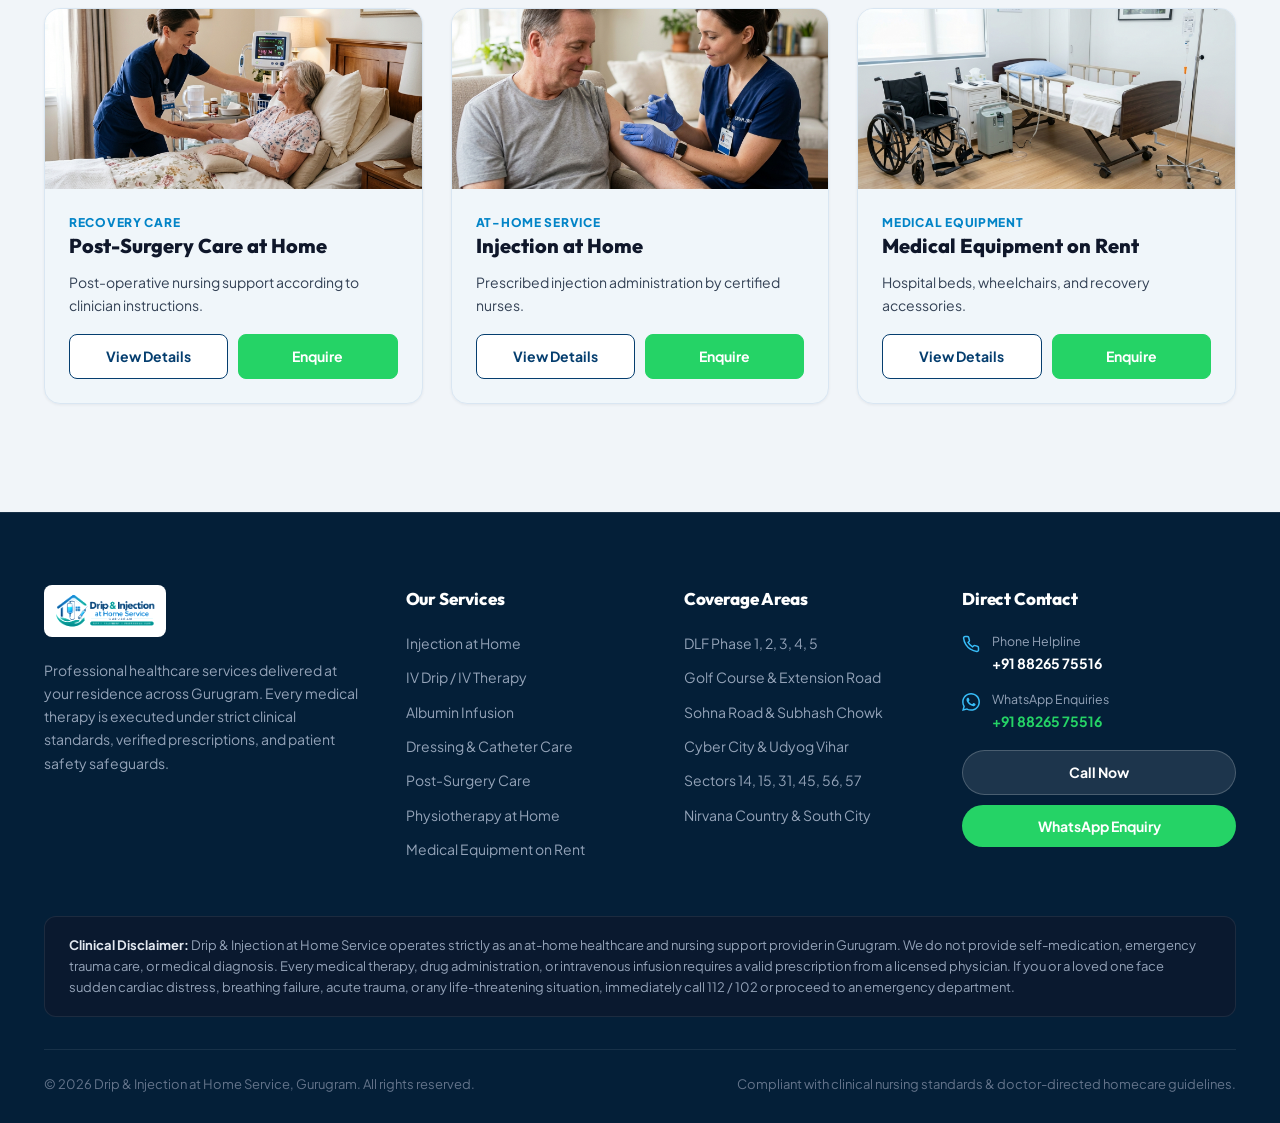
<file: services/dressing-and-catheter-care.html>
<!DOCTYPE html>
<html lang="en">
<head>
  <meta charset="UTF-8">
  <meta name="viewport" content="width=device-width, initial-scale=1.0">
  <title>Dressing &amp; Catheter Care at Home in Gurugram | Sterile Home Nursing</title>
  <meta name="description" content="Sterile surgical wound dressings, bedsore management, and urinary catheter care at home in Gurugram by qualified nursing personnel per doctor instructions.">
  <link rel="stylesheet" href="../css/style.css">
</head>
<body>

  <!-- Top Clinical Notice Bar -->
  <aside class="top-notice-bar" aria-label="Clinical Protocol & Emergency Guidance">
    <div class="container top-notice-inner">
      <div class="notice-text">
        <span class="notice-badge">Clinical Notice</span>
        <span>Aseptic wound dressing and catheter care per treating doctor's instructions.</span>
      </div>
      <div class="top-notice-contact">
        <a href="tel:+918826575516" class="top-link">
          <svg width="14" height="14" viewBox="0 0 24 24" fill="none" stroke="currentColor" stroke-width="2"><path d="M22 16.92v3a2 2 0 0 1-2.18 2 19.79 19.79 0 0 1-8.63-3.07 19.5 19.5 0 0 1-6-6 19.79 19.79 0 0 1-3.07-8.67A2 2 0 0 1 4.11 2h3a2 2 0 0 1 2 1.72 12.84 12.84 0 0 0 .7 2.81 2 2 0 0 1-.45 2.11L8.09 9.91a16 16 0 0 0 6 6l1.27-1.27a2 2 0 0 1 2.11-.45 12.84 12.84 0 0 0 2.81.7A2 2 0 0 1 22 16.92z"/></svg>
          +91 88265 75516
        </a>
        <span style="color: rgba(255,255,255,0.3);">|</span>
        <span>Gurugram, Haryana</span>
      </div>
    </div>
  </aside>

  <!-- Main Navigation Header -->
  <header class="site-header">
    <div class="container header-inner">
      <a href="../index.html" class="logo-brand" aria-label="Drip & Injection at Home Service Homepage">
        <img src="../logo.png" alt="Drip &amp; Injection at Home Service Gurugram Logo" class="site-logo" width="180" height="50">
      </a>

            <!-- Desktop Navigation Menu (Exactly 5 Items in Order) -->
      <nav class="nav-menu" aria-label="Main Navigation">
        <a href="../index.html" class="nav-link">Home</a>
        <a href="../about.html" class="nav-link">About</a>
        
        <div class="nav-item-dropdown">
          <a href="javascript:void(0)" class="nav-link active" id="servicesDropdownTrigger" aria-expanded="false" aria-haspopup="true">
            Our Services
            <svg class="dropdown-icon" viewBox="0 0 24 24" fill="none" stroke="currentColor" stroke-width="2.5"><path d="M6 9l6 6 6-6"/></svg>
          </a>
          <div class="services-dropdown" role="menu" aria-label="Services Catalog">
            <a href="injection-at-home.html" class="dropdown-item" role="menuitem">
              <div class="dropdown-item-icon">
                <svg viewBox="0 0 24 24" fill="none" stroke="currentColor"><path d="m18 2 4 4"/><path d="m17 7 3-3"/><path d="M19 9 8.7 19.3c-1 1-2.5 1-3.4 0l-.6-.6c-1-1-1-2.5 0-3.4L15 5"/><path d="m9 11 4 4"/><path d="m5 19-3 3"/><path d="m14 4 6 6"/></svg>
              </div>
              <div>
                <div class="dropdown-item-title">Injection at Home</div>
                <div class="dropdown-item-category">At-Home Service</div>
              </div>
            </a>
            <a href="iv-drip-at-home.html" class="dropdown-item" role="menuitem">
              <div class="dropdown-item-icon">
                <svg viewBox="0 0 24 24" fill="none" stroke="currentColor"><path d="M12 2v6"/><path d="M9 4h6"/><path d="M6 8h12a2 2 0 0 1 2 2v9a3 3 0 0 1-3 3H7a3 3 0 0 1-3-3v-9a2 2 0 0 1 2-2Z"/><path d="M10 13h4"/></svg>
              </div>
              <div>
                <div class="dropdown-item-title">IV Drip / IV Therapy at Home</div>
                <div class="dropdown-item-category">Medical Therapy</div>
              </div>
            </a>
            <a href="albumin-infusion-at-home.html" class="dropdown-item" role="menuitem">
              <div class="dropdown-item-icon">
                <svg viewBox="0 0 24 24" fill="none" stroke="currentColor"><circle cx="12" cy="12" r="10"/><path d="m9 12 2 2 4-4"/></svg>
              </div>
              <div>
                <div class="dropdown-item-title">Albumin Infusion at Home</div>
                <div class="dropdown-item-category">Specialized Infusion Therapy</div>
              </div>
            </a>
            <a href="dressing-and-catheter-care.html" class="dropdown-item" role="menuitem">
              <div class="dropdown-item-icon">
                <svg viewBox="0 0 24 24" fill="none" stroke="currentColor"><rect width="18" height="18" x="3" y="3" rx="2"/><path d="M8 12h8"/><path d="M12 8v8"/></svg>
              </div>
              <div>
                <div class="dropdown-item-title">Dressing and Catheter Care</div>
                <div class="dropdown-item-category">Home Nursing Care</div>
              </div>
            </a>
            <a href="post-surgery-care.html" class="dropdown-item" role="menuitem">
              <div class="dropdown-item-icon">
                <svg viewBox="0 0 24 24" fill="none" stroke="currentColor"><path d="M19 14c1.49-1.46 3-3.21 3-5.5A5.5 5.5 0 0 0 16.5 3c-1.76 0-3 .5-4.5 2-1.5-1.5-2.74-2-4.5-2A5.5 5.5 0 0 0 2 8.5c0 2.3 1.5 4.05 3 5.5l7 7Z"/></svg>
              </div>
              <div>
                <div class="dropdown-item-title">Post-Surgery Care at Home</div>
                <div class="dropdown-item-category">Recovery Care</div>
              </div>
            </a>
            <a href="physiotherapy-at-home.html" class="dropdown-item" role="menuitem">
              <div class="dropdown-item-icon">
                <svg viewBox="0 0 24 24" fill="none" stroke="currentColor"><path d="M4 19.5v-15A2.5 2.5 0 0 1 6.5 2H20v20H6.5a2.5 2.5 0 0 1-2.5-2.5Z"/><path d="M6 6h10"/><path d="M6 10h10"/></svg>
              </div>
              <div>
                <div class="dropdown-item-title">Physiotherapy at Home</div>
                <div class="dropdown-item-category">Rehabilitation Therapy</div>
              </div>
            </a>
            <a href="medical-equipment-on-rent.html" class="dropdown-item" role="menuitem">
              <div class="dropdown-item-icon">
                <svg viewBox="0 0 24 24" fill="none" stroke="currentColor"><rect width="16" height="12" x="4" y="8" rx="2"/><path d="M4 12h16"/><path d="M12 4v4"/></svg>
              </div>
              <div>
                <div class="dropdown-item-title">Medical Equipment on Rent</div>
                <div class="dropdown-item-category">Medical Equipment Rental</div>
              </div>
            </a>
          </div>
        </div>

        <a href="../gallery.html" class="nav-link">Gallery</a>
        <a href="../contact.html" class="nav-link">Contact Us</a>
      </nav>

      <!-- Action Buttons -->
      <div class="header-actions">
        <a href="tel:+918826575516" class="btn-header-call" title="Call Now">
          <svg width="16" height="16" viewBox="0 0 24 24" fill="none" stroke="currentColor" stroke-width="2.5"><path d="M22 16.92v3a2 2 0 0 1-2.18 2 19.79 19.79 0 0 1-8.63-3.07 19.5 19.5 0 0 1-6-6 19.79 19.79 0 0 1-3.07-8.67A2 2 0 0 1 4.11 2h3a2 2 0 0 1 2 1.72 12.84 12.84 0 0 0 .7 2.81 2 2 0 0 1-.45 2.11L8.09 9.91a16 16 0 0 0 6 6l1.27-1.27a2 2 0 0 1 2.11-.45 12.84 12.84 0 0 0 2.81.7A2 2 0 0 1 22 16.92z"/></svg>
          Call Now
        </a>
        <a href="https://wa.me/918826575516?text=Hello%2C%20I%20would%20like%20to%20enquire%20about%20Dressing%20and%20Catheter%20Care%20at%20Home%20in%20Gurugram." target="_blank" rel="noopener noreferrer" class="btn-header-whatsapp" title="WhatsApp Enquiry">
          WhatsApp
        </a>
      </div>

      <!-- Mobile Hamburger Button -->
      <button class="mobile-nav-toggle" id="mobileNavToggle" aria-label="Open Navigation Menu">
        <svg viewBox="0 0 24 24" fill="none" stroke="currentColor" stroke-width="2.5"><path d="M4 6h16M4 12h16M4 18h16"/></svg>
      </button>
    </div>
  </header>

  <!-- Mobile Drawer Overlay & Menu -->
  <div class="mobile-drawer-overlay" id="mobileOverlay"></div>
  <div class="mobile-drawer" id="mobileDrawer" role="dialog" aria-modal="true" aria-label="Mobile Navigation">
    <div class="mobile-drawer-header">
      <img src="../logo.png" alt="Drip &amp; Injection at Home Service" style="height: 42px; width: auto;">
      <button class="mobile-drawer-close" id="mobileNavClose" aria-label="Close Navigation Menu">
        <svg width="24" height="24" viewBox="0 0 24 24" fill="none" stroke="currentColor" stroke-width="2.5"><path d="M18 6L6 18M6 6l12 12"/></svg>
      </button>
    </div>

        <div class="mobile-nav-links">
      <a href="../index.html" class="mobile-nav-link">Home</a>
      <a href="../about.html" class="mobile-nav-link">About</a>
      
      <div class="mobile-submenu-item">
        <button class="mobile-submenu-toggle" id="mobileServicesToggle" aria-expanded="false" type="button">
          <span>Our Services</span>
          <svg class="dropdown-icon" width="16" height="16" viewBox="0 0 24 24" fill="none" stroke="currentColor" stroke-width="2.5"><path d="M6 9l6 6 6-6"/></svg>
        </button>
        <div class="mobile-services-list" id="mobileServicesMenu">
          <a href="injection-at-home.html" class="mobile-services-item">Injection at Home</a>
          <a href="iv-drip-at-home.html" class="mobile-services-item">IV Drip / IV Therapy at Home</a>
          <a href="albumin-infusion-at-home.html" class="mobile-services-item">Albumin Infusion at Home</a>
          <a href="dressing-and-catheter-care.html" class="mobile-services-item">Dressing and Catheter Care</a>
          <a href="post-surgery-care.html" class="mobile-services-item">Post-Surgery Care at Home</a>
          <a href="physiotherapy-at-home.html" class="mobile-services-item">Physiotherapy at Home</a>
          <a href="medical-equipment-on-rent.html" class="mobile-services-item">Medical Equipment on Rent</a>
        </div>
      </div>

      <a href="../gallery.html" class="mobile-nav-link">Gallery</a>
      <a href="../contact.html" class="mobile-nav-link">Contact Us</a>
    </div>

<div class="mobile-drawer-actions">
      <a href="tel:+918826575516" class="btn-secondary-phone" style="width: 100%; justify-content: center;">
        <svg width="18" height="18" viewBox="0 0 24 24" fill="none" stroke="currentColor" stroke-width="2"><path d="M22 16.92v3a2 2 0 0 1-2.18 2 19.79 19.79 0 0 1-8.63-3.07 19.5 19.5 0 0 1-6-6 19.79 19.79 0 0 1-3.07-8.67A2 2 0 0 1 4.11 2h3a2 2 0 0 1 2 1.72 12.84 12.84 0 0 0 .7 2.81 2 2 0 0 1-.45 2.11L8.09 9.91a16 16 0 0 0 6 6l1.27-1.27a2 2 0 0 1 2.11-.45 12.84 12.84 0 0 0 2.81.7A2 2 0 0 1 22 16.92z"/></svg>
        Call +91 88265 75516
      </a>
      <a href="https://wa.me/918826575516?text=Hello%2C%20I%20would%20like%20to%20enquire%20about%20Dressing%20and%20Catheter%20Care%20at%20Home%20in%20Gurugram." target="_blank" rel="noopener noreferrer" class="btn-primary-whatsapp" style="width: 100%; justify-content: center;">
        WhatsApp Enquiry
      </a>
    </div>
  </div>

  <!-- Breadcrumb & Service Hero -->
  <section class="page-hero">
    <div class="container">
      <nav class="breadcrumb-nav" aria-label="Breadcrumb">
        <a href="../index.html">Home</a>
        <span class="breadcrumb-separator">/</span>
        <a href="../index.html#services-catalog">Services</a>
        <span class="breadcrumb-separator">/</span>
        <span>Dressing &amp; Catheter Care</span>
      </nav>

      <div class="page-hero-grid">
        <div>
          <span class="page-category-tag">HOME NURSING CARE</span>
          <h1 class="page-h1">Wound Dressing &amp; Catheter Care at Home in Gurugram</h1>
          <p class="page-lead">
            Wound dressing changes and appropriate catheter-related care provided by qualified healthcare personnel according to clinical instructions and service availability.
          </p>

          <div class="page-cta-group">
            <a href="https://wa.me/918826575516?text=Hello%2C%20I%20would%20like%20to%20enquire%20about%20Dressing%20and%20Catheter%20Care%20at%20Home%20in%20Gurugram." target="_blank" rel="noopener noreferrer" class="btn-primary-whatsapp">
              <svg width="20" height="20" viewBox="0 0 24 24" fill="currentColor"><path d="M.057 24l1.687-6.163c-1.041-1.804-1.588-3.849-1.587-5.946.003-6.556 5.338-11.891 11.893-11.891 3.181.001 6.167 1.24 8.413 3.488 2.245 2.248 3.481 5.236 3.48 8.414-.003 6.557-5.338 11.892-11.893 11.892-1.99-.001-3.951-.5-5.688-1.448l-6.305 1.654zm6.597-3.807c1.676.995 3.276 1.591 5.392 1.592 5.448 0 9.886-4.434 9.889-9.885.002-5.462-4.415-9.89-9.881-9.892-5.452 0-9.887 4.434-9.889 9.884-.001 2.225.651 3.891 1.746 5.634l-.999 3.648 3.742-.981zm11.387-5.464c-.074-.124-.272-.198-.57-.347-.297-.149-1.758-.868-2.031-.967-.272-.099-.47-.149-.669.149-.198.297-.768.967-.941 1.165-.173.198-.347.223-.644.074-.297-.149-1.255-.462-2.39-1.475-.883-.788-1.48-1.761-1.653-2.059-.173-.297-.018-.458.13-.606.134-.133.297-.347.446-.521.151-.172.2-.296.3-.495.099-.198.05-.372-.025-.521-.075-.148-.669-1.611-.916-2.206-.242-.579-.487-.501-.669-.51l-.57-.01c-.198 0-.52.074-.792.372s-1.04 1.016-1.04 2.479 1.065 2.876 1.213 3.074c.149.198 2.095 3.2 5.076 4.487.709.306 1.263.489 1.694.626.712.226 1.36.194 1.872.118.571-.085 1.758-.719 2.006-1.413.248-.695.248-1.29.173-1.414z"/></svg>
              Enquire on WhatsApp
            </a>
            <a href="tel:+918826575516" class="btn-secondary-phone">
              <svg width="20" height="20" viewBox="0 0 24 24" fill="none" stroke="currentColor" stroke-width="2.5"><path d="M22 16.92v3a2 2 0 0 1-2.18 2 19.79 19.79 0 0 1-8.63-3.07 19.5 19.5 0 0 1-6-6 19.79 19.79 0 0 1-3.07-8.67A2 2 0 0 1 4.11 2h3a2 2 0 0 1 2 1.72 12.84 12.84 0 0 0 .7 2.81 2 2 0 0 1-.45 2.11L8.09 9.91a16 16 0 0 0 6 6l1.27-1.27a2 2 0 0 1 2.11-.45 12.84 12.84 0 0 0 2.81.7A2 2 0 0 1 22 16.92z"/></svg>
              Call +91 88265 75516
            </a>
          </div>
        </div>

        <div class="page-hero-image-wrap">
          <img src="../images/services/dressing-catheter.jpg" alt="Sterile wound dressing and catheter nursing care in Gurugram" class="page-hero-img" width="560" height="360">
        </div>
      </div>
    </div>
  </section>

  <!-- Detailed Service Content Section -->
  <main class="service-detail-section">
    <div class="container">
      <div class="service-content-grid">
        
        <!-- Main Column -->
        <div class="service-main-content">

          <!-- Overview -->
          <section class="content-block">
            <h2 class="content-block-title">
              <svg class="content-block-title-icon" viewBox="0 0 24 24" fill="none" stroke="currentColor" stroke-width="2"><rect width="18" height="18" x="3" y="3" rx="2"/><path d="M8 12h8"/><path d="M12 8v8"/></svg>
              Detailed Service Overview
            </h2>
            <p class="content-text">
              Proper wound care and urinary catheter management are fundamental nursing disciplines where aseptic technique makes the critical difference between smooth healing and hazardous secondary infection. Traveling to a hospital for routine dressing changes can expose fragile healing tissues to environmental pathogens and cause undue physical agony.
            </p>
            <p class="content-text">
              Our clinical nursing team visits homes in Gurugram to provide methodical, sterile dressing changes for post-surgical incisions, pressure ulcers (bedsores), and diabetic foot wounds, as well as catheter cleaning, bag emptying, hygiene maintenance, and catheter changes as authorized by treating clinicians.
            </p>
          </section>

          <!-- Prescription & Clinical Assessment -->
          <section class="content-block">
            <h2 class="content-block-title">
              <svg class="content-block-title-icon" viewBox="0 0 24 24" fill="none" stroke="currentColor" stroke-width="2"><path d="M12 22s8-4 8-10V5l-8-3-8 3v7c0 6 8 10 8 10z"/></svg>
              Prescription &amp; Clinical Assessment Requirements
            </h2>

            <div class="alert-clinical-requirement">
              <strong style="color: var(--navy-primary); display: block; margin-bottom: 6px;">Clinical Instruction Requirement:</strong>
              Dressing changes and catheterization procedures must be aligned with hospital discharge summaries or written clinician orders specifying the wound type, antiseptic protocol, prescribed ointments, and catheter size (French gauge).
            </div>

            <ul class="checklist" style="margin-top: 20px;">
              <li class="checklist-item">
                <svg class="checklist-icon" viewBox="0 0 24 24" fill="none" stroke="currentColor"><path d="M20 6 9 17l-5-5"/></svg>
                <span><strong>Wound Bed Inspection:</strong> Thorough visual assessment of incision integrity, signs of erythema (redness), exudate volume/color, and tissue granulation.</span>
              </li>
              <li class="checklist-item">
                <svg class="checklist-icon" viewBox="0 0 24 24" fill="none" stroke="currentColor"><path d="M20 6 9 17l-5-5"/></svg>
                <span><strong>No-Touch Sterile Technique:</strong> Strict hand hygiene, sterile glove barrier, antiseptic cleansing (povidone-iodine / sterile saline), and sterile non-adherent dressing placement.</span>
              </li>
              <li class="checklist-item">
                <svg class="checklist-icon" viewBox="0 0 24 24" fill="none" stroke="currentColor"><path d="M20 6 9 17l-5-5"/></svg>
                <span><strong>Catheter Hygiene &amp; Anchoring:</strong> Inspection of the urethral meatus, ensuring proper catheter fixation to the thigh to prevent traumatic traction, and verifying unobstructed drainage flow.</span>
              </li>
              <li class="checklist-item">
                <svg class="checklist-icon" viewBox="0 0 24 24" fill="none" stroke="currentColor"><path d="M20 6 9 17l-5-5"/></svg>
                <span><strong>Safe Disposal:</strong> Contaminated dressings and clinical waste are sealed in designated bio-hazard bags to preserve household sanitation.</span>
              </li>
            </ul>
          </section>

          <!-- Scope & Limitations -->
          <section class="content-block">
            <h2 class="content-block-title">
              <svg class="content-block-title-icon" viewBox="0 0 24 24" fill="none" stroke="currentColor" stroke-width="2"><path d="M12 9v4"/><path d="M12 17h.01"/><circle cx="12" cy="12" r="10"/></svg>
              Service Scope &amp; Clinical Limitations
            </h2>
            <div style="display: grid; grid-template-columns: 1fr 1fr; gap: 20px; margin-top: 14px;">
              <div style="background-color: var(--bg-card); padding: 18px; border-radius: var(--radius-md); border: 1px solid var(--border-card);">
                <strong style="color: var(--navy-primary); font-size: 0.95rem; display: block; margin-bottom: 8px;">Procedures Supported:</strong>
                <ul class="checklist">
                  <li class="checklist-item"><svg class="checklist-icon" viewBox="0 0 24 24" fill="none" stroke="currentColor"><path d="M20 6 9 17l-5-5"/></svg><span>Post-operative clean surgical dressings</span></li>
                  <li class="checklist-item"><svg class="checklist-icon" viewBox="0 0 24 24" fill="none" stroke="currentColor"><path d="M20 6 9 17l-5-5"/></svg><span>Bedsore (Stage 1 &amp; 2) dressing &amp; care</span></li>
                  <li class="checklist-item"><svg class="checklist-icon" viewBox="0 0 24 24" fill="none" stroke="currentColor"><path d="M20 6 9 17l-5-5"/></svg><span>Foley catheter hygiene, bag replacement</span></li>
                  <li class="checklist-item"><svg class="checklist-icon" viewBox="0 0 24 24" fill="none" stroke="currentColor"><path d="M20 6 9 17l-5-5"/></svg><span>Prescribed catheter re-insertion by staff</span></li>
                </ul>
              </div>

              <div style="background-color: #fff1f2; padding: 18px; border-radius: var(--radius-md); border: 1px solid #fecdd3;">
                <strong style="color: #9f1239; font-size: 0.95rem; display: block; margin-bottom: 8px;">Referral / Hospital Escalation:</strong>
                <ul class="checklist">
                  <li class="checklist-item"><span style="color: #e11d48;">•</span><span>Surgical wound dehiscence (open wound gap)</span></li>
                  <li class="checklist-item"><span style="color: #e11d48;">•</span><span>Active profuse wound hemorrhage</span></li>
                  <li class="checklist-item"><span style="color: #e11d48;">•</span><span>Gross hematuria (bright blood in urine)</span></li>
                  <li class="checklist-item"><span style="color: #e11d48;">•</span><span>Urethral trauma or false tract suspicion</span></li>
                </ul>
              </div>
            </div>
          </section>

          <!-- What to know before enquiring -->
          <section class="content-block">
            <h2 class="content-block-title">
              <svg class="content-block-title-icon" viewBox="0 0 24 24" fill="none" stroke="currentColor" stroke-width="2"><circle cx="12" cy="12" r="10"/><path d="M12 16v-4"/><path d="M12 8h.01"/></svg>
              What Patients Should Know Before Enquiring
            </h2>
            <ul class="checklist">
              <li class="checklist-item">
                <svg class="checklist-icon" viewBox="0 0 24 24" fill="none" stroke="currentColor"><path d="M20 6 9 17l-5-5"/></svg>
                <span><strong>Specialized Dressings:</strong> If your doctor has specified special hydrocolloid, alginate, silver, or foam dressings, let us know in advance or keep them ready.</span>
              </li>
              <li class="checklist-item">
                <svg class="checklist-icon" viewBox="0 0 24 24" fill="none" stroke="currentColor"><path d="M20 6 9 17l-5-5"/></svg>
                <span><strong>Catheter Details:</strong> For catheter change requests, specify the catheter size (e.g., 14Fr, 16Fr, 2-way silicon or latex) and when it was last inserted.</span>
              </li>
              <li class="checklist-item">
                <svg class="checklist-icon" viewBox="0 0 24 24" fill="none" stroke="currentColor"><path d="M20 6 9 17l-5-5"/></svg>
                <span><strong>Private Clean Space:</strong> Ensure privacy for the patient with adequate lighting and clean surface space for the nurse's sterile tray.</span>
              </li>
            </ul>
          </section>

          <!-- FAQs -->
          <section class="content-block" id="faqs">
            <h2 class="content-block-title">
              <svg class="content-block-title-icon" viewBox="0 0 24 24" fill="none" stroke="currentColor" stroke-width="2"><path d="M9 18l6-6-6-6"/></svg>
              Frequently Asked Questions
            </h2>
            <div class="faq-accordion">
              <div class="faq-item active">
                <button class="faq-question" type="button">
                  <span>How frequently should a surgical wound dressing be changed?</span>
                  <svg class="faq-toggle-icon" viewBox="0 0 24 24" fill="none" stroke="currentColor" stroke-width="2"><path d="M6 9l6 6 6-6"/></svg>
                </button>
                <div class="faq-answer">
                  <p>Dressing intervals are governed strictly by the surgeon's discharge plan—typically every 48 to 72 hours for clean surgical wounds, or daily if exudate is present. Excessive undisturbed dressing or premature removal should both be avoided.</p>
                </div>
              </div>

              <div class="faq-item">
                <button class="faq-question" type="button">
                  <span>How often does a urinary Foley catheter need to be changed?</span>
                  <svg class="faq-toggle-icon" viewBox="0 0 24 24" fill="none" stroke="currentColor" stroke-width="2"><path d="M6 9l6 6 6-6"/></svg>
                </button>
                <div class="faq-answer">
                  <p>Standard latex catheters typically require replacement every 2 to 3 weeks, while 100% silicone catheters can remain in place for up to 4 to 6 weeks, or sooner if blockage, bypassing, or encrustation occurs as confirmed by clinical assessment.</p>
                </div>
              </div>

              <div class="faq-item">
                <button class="faq-question" type="button">
                  <span>Do you handle bedsore (pressure ulcer) dressings?</span>
                  <svg class="faq-toggle-icon" viewBox="0 0 24 24" fill="none" stroke="currentColor" stroke-width="2"><path d="M6 9l6 6 6-6"/></svg>
                </button>
                <div class="faq-answer">
                  <p>Yes. We provide clinical dressings for Stage 1 and Stage 2 bedsores using appropriate barrier creams and non-stick dressings, along with patient positioning guidance and pressure-relieving air mattress advice.</p>
                </div>
              </div>

              <div class="faq-item">
                <button class="faq-question" type="button">
                  <span>Can your nurse remove surgical stitches or staples?</span>
                  <svg class="faq-toggle-icon" viewBox="0 0 24 24" fill="none" stroke="currentColor" stroke-width="2"><path d="M6 9l6 6 6-6"/></svg>
                </button>
                <div class="faq-answer">
                  <p>Stitch or staple removal can be performed only with explicit written authorization from the operating surgeon after confirming complete wound closure and edge approximation.</p>
                </div>
              </div>
            </div>
          </section>

        </div>

        <!-- Sticky Sidebar -->
        <aside class="service-sidebar">
          <div class="sidebar-enquiry-card">
            <h3 class="sidebar-title">Enquire for Dressing &amp; Catheter Care</h3>
            <p class="sidebar-desc">
              Connect with our Gurugram clinical team to schedule professional wound care or catheter assistance.
            </p>

            <a href="https://wa.me/918826575516?text=Hello%2C%20I%20would%20like%20to%20enquire%20about%20Dressing%20and%20Catheter%20Care%20at%20Home%20in%20Gurugram." target="_blank" rel="noopener noreferrer" class="sidebar-btn-whatsapp">
              <svg width="20" height="20" viewBox="0 0 24 24" fill="currentColor"><path d="M.057 24l1.687-6.163c-1.041-1.804-1.588-3.849-1.587-5.946.003-6.556 5.338-11.891 11.893-11.891 3.181.001 6.167 1.24 8.413 3.488 2.245 2.248 3.481 5.236 3.48 8.414-.003 6.557-5.338 11.892-11.893 11.892-1.99-.001-3.951-.5-5.688-1.448l-6.305 1.654zm6.597-3.807c1.676.995 3.276 1.591 5.392 1.592 5.448 0 9.886-4.434 9.889-9.885.002-5.462-4.415-9.89-9.881-9.892-5.452 0-9.887 4.434-9.889 9.884-.001 2.225.651 3.891 1.746 5.634l-.999 3.648 3.742-.981zm11.387-5.464c-.074-.124-.272-.198-.57-.347-.297-.149-1.758-.868-2.031-.967-.272-.099-.47-.149-.669.149-.198.297-.768.967-.941 1.165-.173.198-.347.223-.644.074-.297-.149-1.255-.462-2.39-1.475-.883-.788-1.48-1.761-1.653-2.059-.173-.297-.018-.458.13-.606.134-.133.297-.347.446-.521.151-.172.2-.296.3-.495.099-.198.05-.372-.025-.521-.075-.148-.669-1.611-.916-2.206-.242-.579-.487-.501-.669-.51l-.57-.01c-.198 0-.52.074-.792.372s-1.04 1.016-1.04 2.479 1.065 2.876 1.213 3.074c.149.198 2.095 3.2 5.076 4.487.709.306 1.263.489 1.694.626.712.226 1.36.194 1.872.118.571-.085 1.758-.719 2.006-1.413.248-.695.248-1.29.173-1.414z"/></svg>
              WhatsApp Enquiry
            </a>

            <a href="tel:+918826575516" class="sidebar-btn-call">
              <svg width="18" height="18" viewBox="0 0 24 24" fill="none" stroke="currentColor" stroke-width="2"><path d="M22 16.92v3a2 2 0 0 1-2.18 2 19.79 19.79 0 0 1-8.63-3.07 19.5 19.5 0 0 1-6-6 19.79 19.79 0 0 1-3.07-8.67A2 2 0 0 1 4.11 2h3a2 2 0 0 1 2 1.72 12.84 12.84 0 0 0 .7 2.81 2 2 0 0 1-.45 2.11L8.09 9.91a16 16 0 0 0 6 6l1.27-1.27a2 2 0 0 1 2.11-.45 12.84 12.84 0 0 0 2.81.7A2 2 0 0 1 22 16.92z"/></svg>
              Call: +91 88265 75516
            </a>
          </div>

          <div class="sidebar-status-box">
            <div class="sidebar-status-heading">Availability Notice</div>
            <div class="sidebar-status-value">
              <span class="hero-badge-dot"></span>
              Subject to Qualified Staff
            </div>
            <p class="sidebar-status-note">
              Catheter procedures and complex wound care require confirmed deployment of qualified clinical nursing personnel.
            </p>
          </div>
        </aside>

      </div>
    </div>
  </main>

  <!-- Related Services -->
  <section class="related-services-section">
    <div class="container">
      <div class="section-header" style="margin-bottom: 36px;">
        <span class="section-tag">Complementary Care</span>
        <h2 class="section-title" style="font-size: 1.85rem;">Related Clinical Services</h2>
      </div>

      <div class="services-grid" style="grid-template-columns: repeat(3, 1fr);">
        <article class="service-card">
          <div class="service-card-media" style="height: 180px;">
            <img src="../images/services/post-surgery.jpg" alt="Post surgery care" class="service-card-img" loading="lazy">
          </div>
          <div class="service-card-body">
            <span class="service-category-label">RECOVERY CARE</span>
            <h3 class="service-card-title"><a href="post-surgery-care.html">Post-Surgery Care at Home</a></h3>
            <p class="service-card-description" style="font-size: 0.875rem;">Post-operative nursing support according to clinician instructions.</p>
            <div class="service-card-actions" style="margin-top: auto;">
              <a href="post-surgery-care.html" class="btn-card-details">View Details</a>
              <a href="https://wa.me/918826575516?text=Hello%2C%20I%20would%20like%20to%20enquire%20about%20Post-Surgery%20Care%20at%20Home%20in%20Gurugram." target="_blank" rel="noopener noreferrer" class="btn-card-contact">Enquire</a>
            </div>
          </div>
        </article>

        <article class="service-card">
          <div class="service-card-media" style="height: 180px;">
            <img src="../images/services/injection.jpg" alt="Injection at home" class="service-card-img" loading="lazy">
          </div>
          <div class="service-card-body">
            <span class="service-category-label">AT-HOME SERVICE</span>
            <h3 class="service-card-title"><a href="injection-at-home.html">Injection at Home</a></h3>
            <p class="service-card-description" style="font-size: 0.875rem;">Prescribed injection administration by certified nurses.</p>
            <div class="service-card-actions" style="margin-top: auto;">
              <a href="injection-at-home.html" class="btn-card-details">View Details</a>
              <a href="https://wa.me/918826575516?text=Hello%2C%20I%20would%20like%20to%20enquire%20about%20Injection%20at%20Home%20in%20Gurugram." target="_blank" rel="noopener noreferrer" class="btn-card-contact">Enquire</a>
            </div>
          </div>
        </article>

        <article class="service-card">
          <div class="service-card-media" style="height: 180px;">
            <img src="../images/services/medical-equipment.jpg" alt="Medical equipment rental" class="service-card-img" loading="lazy">
          </div>
          <div class="service-card-body">
            <span class="service-category-label">MEDICAL EQUIPMENT</span>
            <h3 class="service-card-title"><a href="medical-equipment-on-rent.html">Medical Equipment on Rent</a></h3>
            <p class="service-card-description" style="font-size: 0.875rem;">Hospital beds, wheelchairs, and recovery accessories.</p>
            <div class="service-card-actions" style="margin-top: auto;">
              <a href="medical-equipment-on-rent.html" class="btn-card-details">View Details</a>
              <a href="https://wa.me/918826575516?text=Hello%2C%20I%20would%20like%20to%20enquire%20about%20Medical%20Equipment%20on%20Rent%20in%20Gurugram." target="_blank" rel="noopener noreferrer" class="btn-card-contact">Enquire</a>
            </div>
          </div>
        </article>
      </div>
    </div>
  </section>

  <!-- Shared Website Footer -->
  <footer class="site-footer">
    <div class="container">
      <div class="footer-grid">
        <div class="footer-col-brand">
          <a href="../index.html">
            <img src="../logo.png" alt="Drip &amp; Injection at Home Service Logo" class="footer-logo">
          </a>
          <p class="footer-about">
            Professional healthcare services delivered at your residence across Gurugram. Every medical therapy is executed under strict clinical standards, verified prescriptions, and patient safety safeguards.
          </p>
        </div>

        <div>
          <h4 class="footer-heading">Our Services</h4>
          <div class="footer-links">
            <a href="injection-at-home.html" class="footer-link">Injection at Home</a>
            <a href="iv-drip-at-home.html" class="footer-link">IV Drip / IV Therapy</a>
            <a href="albumin-infusion-at-home.html" class="footer-link">Albumin Infusion</a>
            <a href="dressing-and-catheter-care.html" class="footer-link">Dressing &amp; Catheter Care</a>
            <a href="post-surgery-care.html" class="footer-link">Post-Surgery Care</a>
            <a href="physiotherapy-at-home.html" class="footer-link">Physiotherapy at Home</a>
            <a href="medical-equipment-on-rent.html" class="footer-link">Medical Equipment on Rent</a>
          </div>
        </div>

        <div>
          <h4 class="footer-heading">Coverage Areas</h4>
          <div class="footer-links">
            <span class="footer-link">DLF Phase 1, 2, 3, 4, 5</span>
            <span class="footer-link">Golf Course &amp; Extension Road</span>
            <span class="footer-link">Sohna Road &amp; Subhash Chowk</span>
            <span class="footer-link">Cyber City &amp; Udyog Vihar</span>
            <span class="footer-link">Sectors 14, 15, 31, 45, 56, 57</span>
            <span class="footer-link">Nirvana Country &amp; South City</span>
          </div>
        </div>

        <div>
          <h4 class="footer-heading">Direct Contact</h4>
          <div class="footer-contact-item">
            <svg class="footer-contact-icon" viewBox="0 0 24 24" fill="none" stroke="currentColor" stroke-width="2"><path d="M22 16.92v3a2 2 0 0 1-2.18 2 19.79 19.79 0 0 1-8.63-3.07 19.5 19.5 0 0 1-6-6 19.79 19.79 0 0 1-3.07-8.67A2 2 0 0 1 4.11 2h3a2 2 0 0 1 2 1.72 12.84 12.84 0 0 0 .7 2.81 2 2 0 0 1-.45 2.11L8.09 9.91a16 16 0 0 0 6 6l1.27-1.27a2 2 0 0 1 2.11-.45 12.84 12.84 0 0 0 2.81.7A2 2 0 0 1 22 16.92z"/></svg>
            <div>
              <div style="font-size: 0.775rem; color: #94a3b8;">Phone Helpline</div>
              <a href="tel:+918826575516" style="color: #ffffff; font-weight: 700;">+91 88265 75516</a>
            </div>
          </div>

          <div class="footer-contact-item">
            <svg class="footer-contact-icon" viewBox="0 0 24 24" fill="currentColor"><path d="M.057 24l1.687-6.163c-1.041-1.804-1.588-3.849-1.587-5.946.003-6.556 5.338-11.891 11.893-11.891 3.181.001 6.167 1.24 8.413 3.488 2.245 2.248 3.481 5.236 3.48 8.414-.003 6.557-5.338 11.892-11.893 11.892-1.99-.001-3.951-.5-5.688-1.448l-6.305 1.654zm6.597-3.807c1.676.995 3.276 1.591 5.392 1.592 5.448 0 9.886-4.434 9.889-9.885.002-5.462-4.415-9.89-9.881-9.892-5.452 0-9.887 4.434-9.889 9.884-.001 2.225.651 3.891 1.746 5.634l-.999 3.648 3.742-.981zm11.387-5.464c-.074-.124-.272-.198-.57-.347-.297-.149-1.758-.868-2.031-.967-.272-.099-.47-.149-.669.149-.198.297-.768.967-.941 1.165-.173.198-.347.223-.644.074-.297-.149-1.255-.462-2.39-1.475-.883-.788-1.48-1.761-1.653-2.059-.173-.297-.018-.458.13-.606.134-.133.297-.347.446-.521.151-.172.2-.296.3-.495.099-.198.05-.372-.025-.521-.075-.148-.669-1.611-.916-2.206-.242-.579-.487-.501-.669-.51l-.57-.01c-.198 0-.52.074-.792.372s-1.04 1.016-1.04 2.479 1.065 2.876 1.213 3.074c.149.198 2.095 3.2 5.076 4.487.709.306 1.263.489 1.694.626.712.226 1.36.194 1.872.118.571-.085 1.758-.719 2.006-1.413.248-.695.248-1.29.173-1.414z"/></svg>
            <div>
              <div style="font-size: 0.775rem; color: #94a3b8;">WhatsApp Enquiries</div>
              <a href="https://wa.me/918826575516?text=Hello%2C%20I%20would%20like%20to%20enquire%20about%20Dressing%20and%20Catheter%20Care%20at%20Home%20in%20Gurugram." target="_blank" rel="noopener noreferrer" style="color: #25D366; font-weight: 700;">+91 88265 75516</a>
            </div>
          </div>

          <div class="footer-cta-buttons">
            <a href="tel:+918826575516" class="btn-footer-call">Call Now</a>
            <a href="https://wa.me/918826575516?text=Hello%2C%20I%20would%20like%20to%20enquire%20about%20Dressing%20and%20Catheter%20Care%20at%20Home%20in%20Gurugram." target="_blank" rel="noopener noreferrer" class="btn-footer-whatsapp">WhatsApp Enquiry</a>
          </div>
        </div>
      </div>

      <!-- Legal & Emergency Notice -->
      <div class="footer-disclaimer-box">
        <strong>Clinical Disclaimer:</strong> Drip &amp; Injection at Home Service operates strictly as an at-home healthcare and nursing support provider in Gurugram. We do not provide self-medication, emergency trauma care, or medical diagnosis. Every medical therapy, drug administration, or intravenous infusion requires a valid prescription from a licensed physician. If you or a loved one face sudden cardiac distress, breathing failure, acute trauma, or any life-threatening situation, immediately call 112 / 102 or proceed to an emergency department.
      </div>

      <div class="footer-bottom">
        <div>&copy; 2026 Drip &amp; Injection at Home Service, Gurugram. All rights reserved.</div>
        <div>Compliant with clinical nursing standards &amp; doctor-directed homecare guidelines.</div>
      </div>
    </div>
  </footer>

  <script src="../js/main.js"></script>
</body>
</html>
</file>
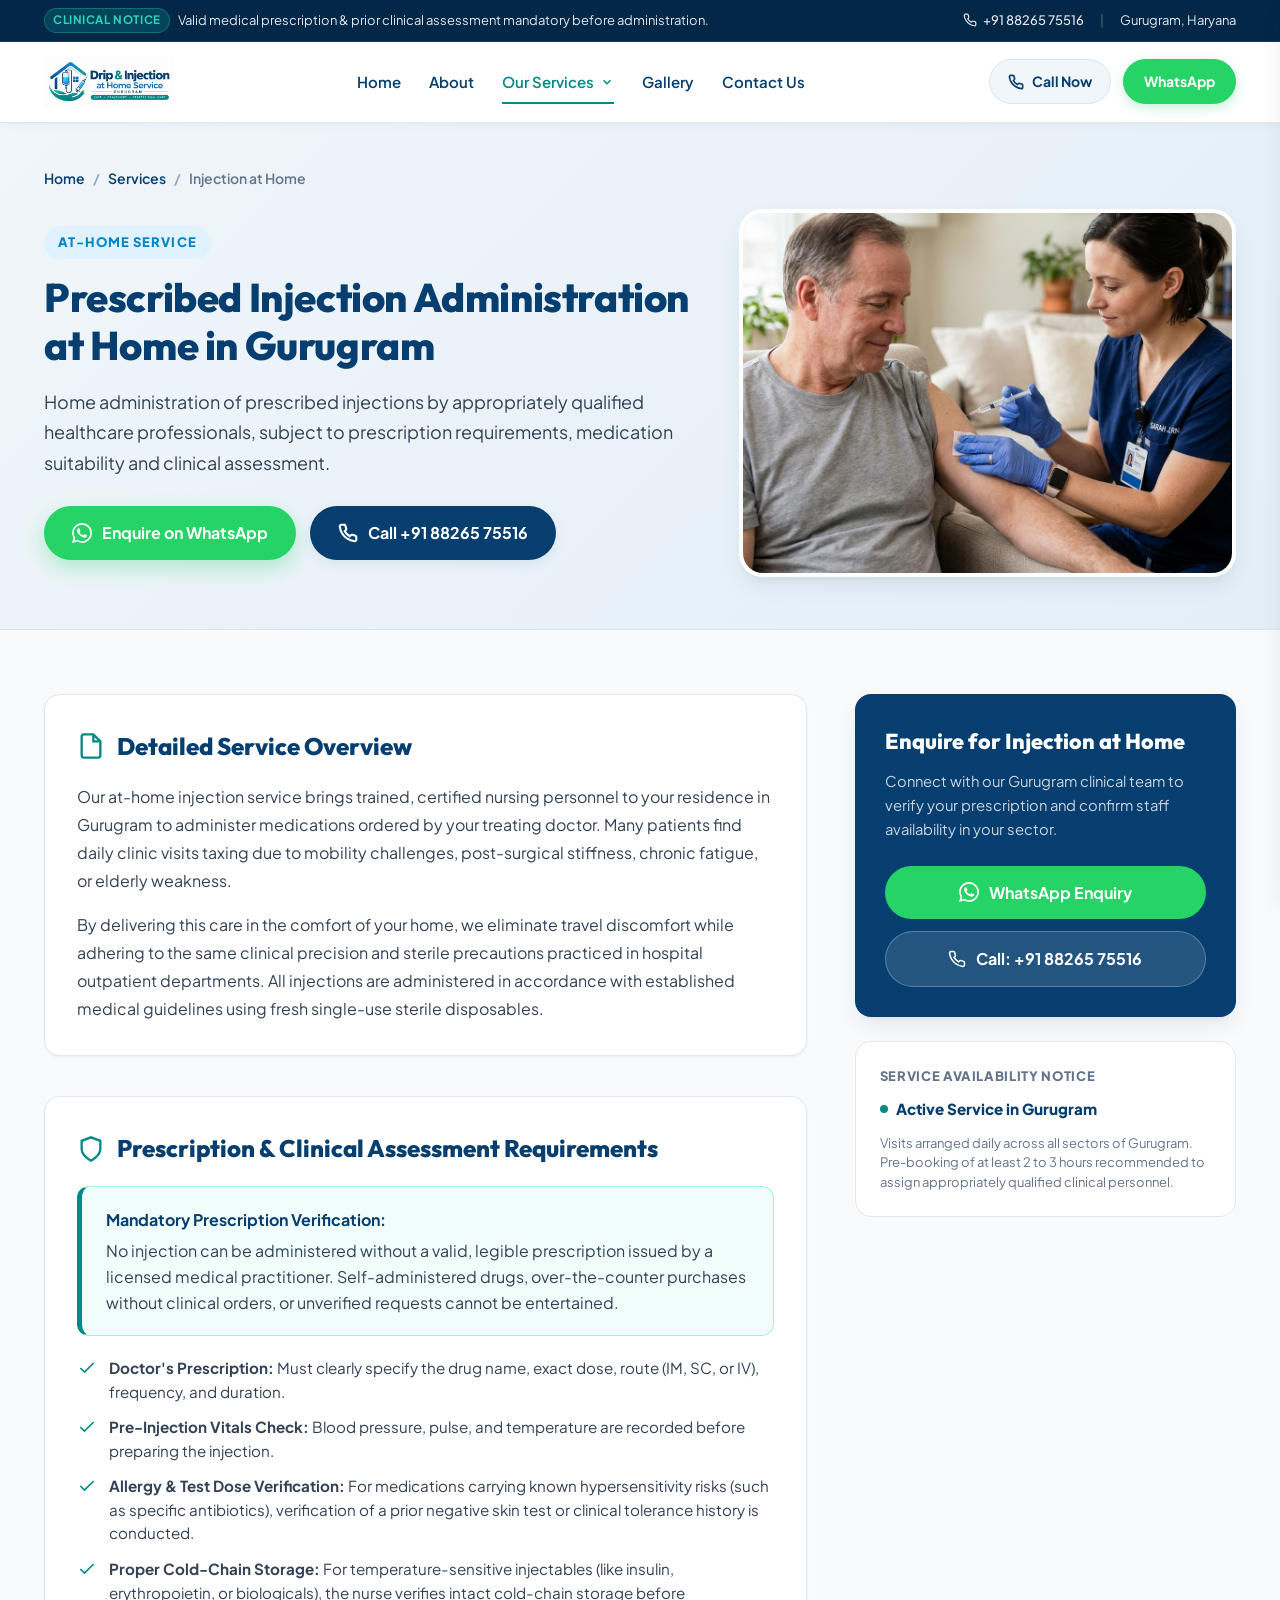
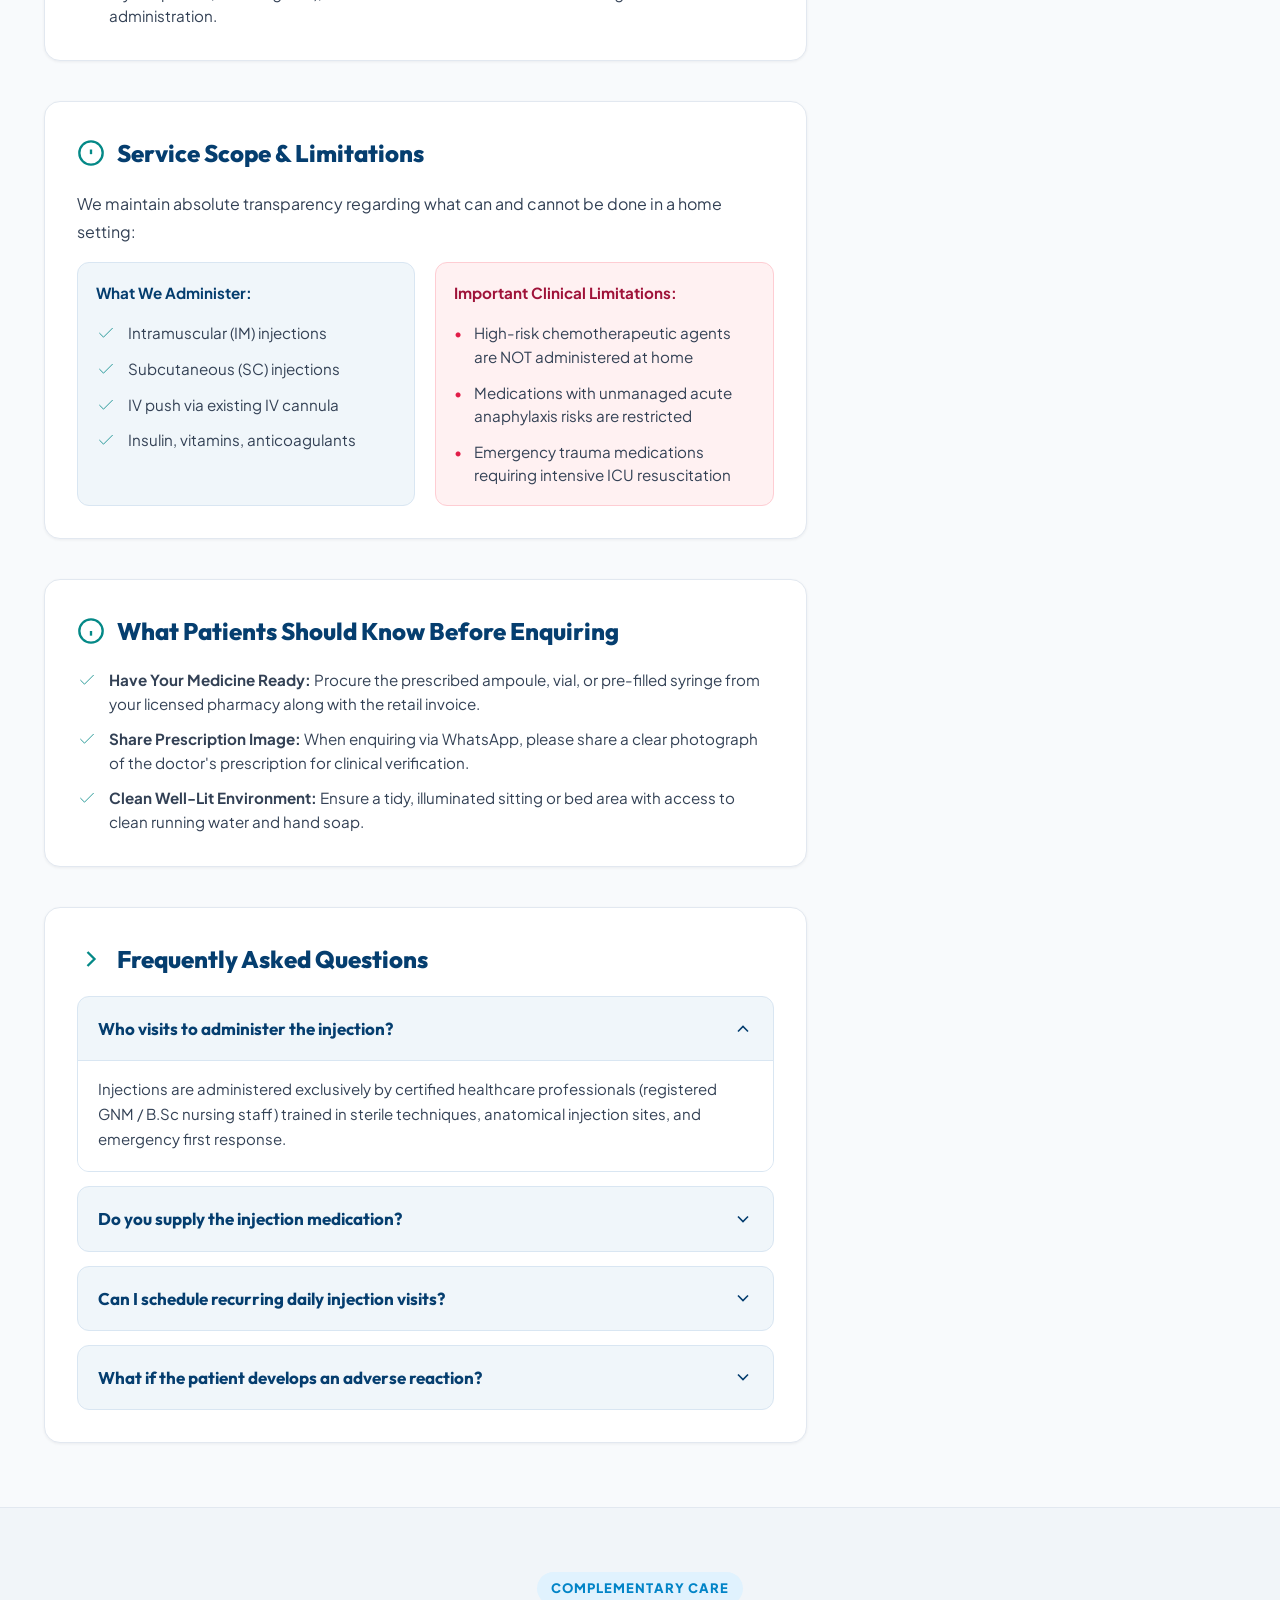
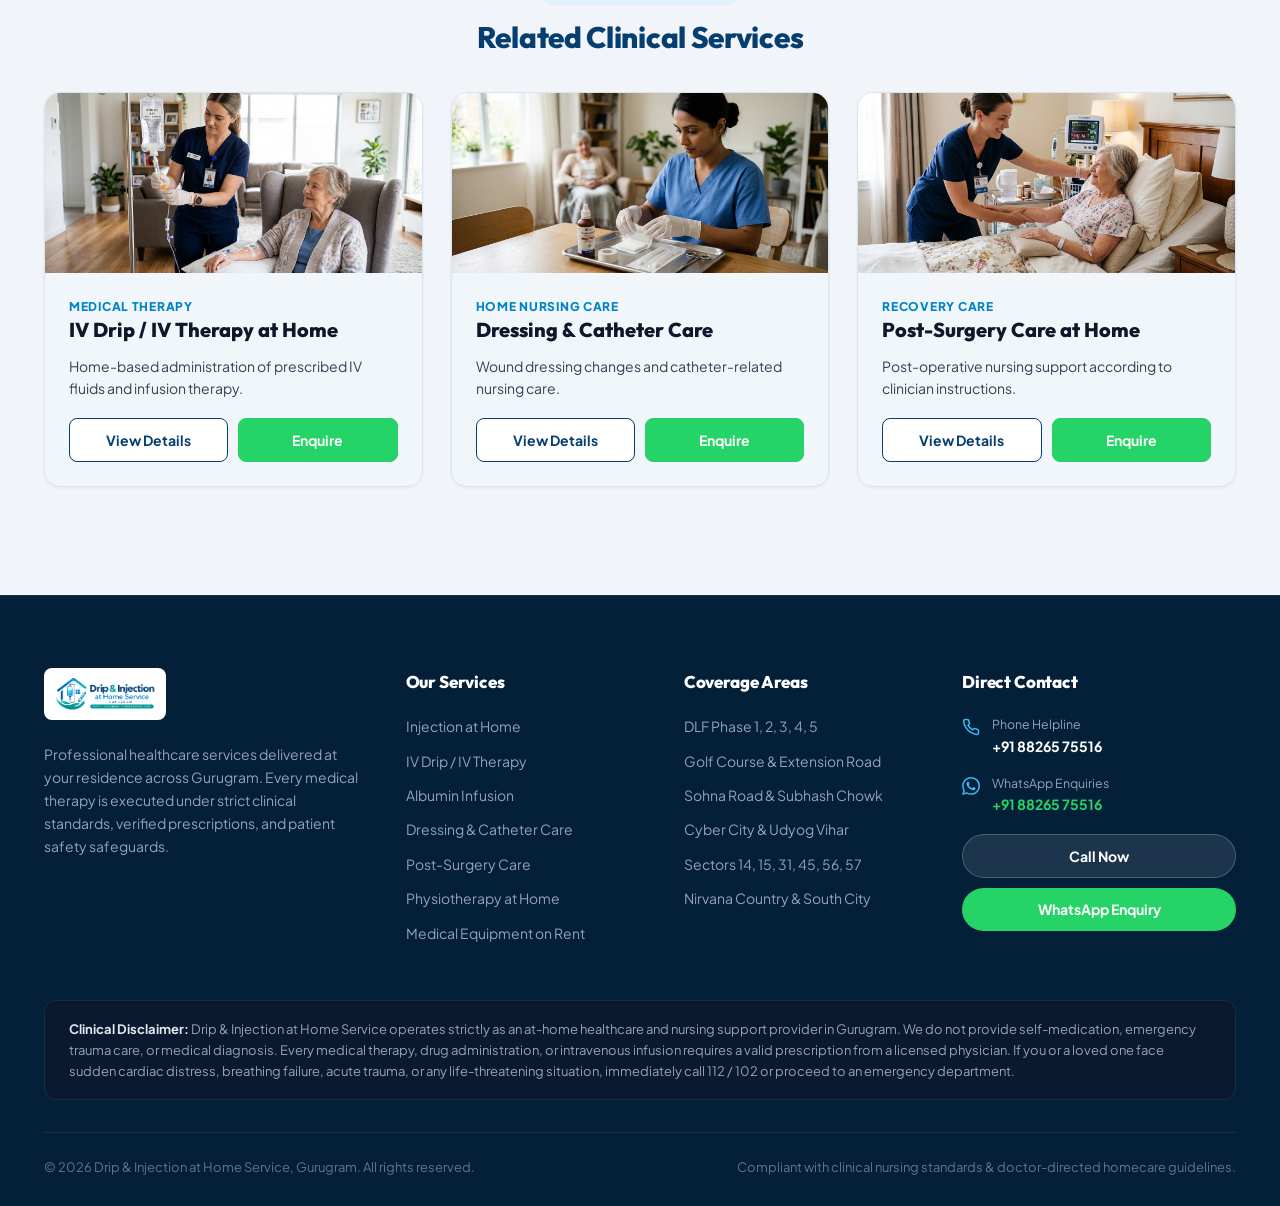
<file: services/injection-at-home.html>
<!DOCTYPE html>
<html lang="en">
<head>
  <meta charset="UTF-8">
  <meta name="viewport" content="width=device-width, initial-scale=1.0">
  <title>Injection at Home Service in Gurugram | Safe Prescribed Administration</title>
  <meta name="description" content="Safe, doctor-prescribed intramuscular, subcutaneous, and intravenous injection administration at home in Gurugram by qualified healthcare professionals.">
  <link rel="stylesheet" href="../css/style.css">
</head>
<body>

  <!-- Top Clinical Notice Bar -->
  <aside class="top-notice-bar" aria-label="Clinical Protocol & Emergency Guidance">
    <div class="container top-notice-inner">
      <div class="notice-text">
        <span class="notice-badge">Clinical Notice</span>
        <span>Valid medical prescription &amp; prior clinical assessment mandatory before administration.</span>
      </div>
      <div class="top-notice-contact">
        <a href="tel:+918826575516" class="top-link">
          <svg width="14" height="14" viewBox="0 0 24 24" fill="none" stroke="currentColor" stroke-width="2"><path d="M22 16.92v3a2 2 0 0 1-2.18 2 19.79 19.79 0 0 1-8.63-3.07 19.5 19.5 0 0 1-6-6 19.79 19.79 0 0 1-3.07-8.67A2 2 0 0 1 4.11 2h3a2 2 0 0 1 2 1.72 12.84 12.84 0 0 0 .7 2.81 2 2 0 0 1-.45 2.11L8.09 9.91a16 16 0 0 0 6 6l1.27-1.27a2 2 0 0 1 2.11-.45 12.84 12.84 0 0 0 2.81.7A2 2 0 0 1 22 16.92z"/></svg>
          +91 88265 75516
        </a>
        <span style="color: rgba(255,255,255,0.3);">|</span>
        <span>Gurugram, Haryana</span>
      </div>
    </div>
  </aside>

  <!-- Main Navigation Header -->
  <header class="site-header">
    <div class="container header-inner">
      <a href="../index.html" class="logo-brand" aria-label="Drip & Injection at Home Service Homepage">
        <img src="../logo.png" alt="Drip &amp; Injection at Home Service Gurugram Logo" class="site-logo" width="180" height="50">
      </a>

            <!-- Desktop Navigation Menu (Exactly 5 Items in Order) -->
      <nav class="nav-menu" aria-label="Main Navigation">
        <a href="../index.html" class="nav-link">Home</a>
        <a href="../about.html" class="nav-link">About</a>
        
        <div class="nav-item-dropdown">
          <a href="javascript:void(0)" class="nav-link active" id="servicesDropdownTrigger" aria-expanded="false" aria-haspopup="true">
            Our Services
            <svg class="dropdown-icon" viewBox="0 0 24 24" fill="none" stroke="currentColor" stroke-width="2.5"><path d="M6 9l6 6 6-6"/></svg>
          </a>
          <div class="services-dropdown" role="menu" aria-label="Services Catalog">
            <a href="injection-at-home.html" class="dropdown-item" role="menuitem">
              <div class="dropdown-item-icon">
                <svg viewBox="0 0 24 24" fill="none" stroke="currentColor"><path d="m18 2 4 4"/><path d="m17 7 3-3"/><path d="M19 9 8.7 19.3c-1 1-2.5 1-3.4 0l-.6-.6c-1-1-1-2.5 0-3.4L15 5"/><path d="m9 11 4 4"/><path d="m5 19-3 3"/><path d="m14 4 6 6"/></svg>
              </div>
              <div>
                <div class="dropdown-item-title">Injection at Home</div>
                <div class="dropdown-item-category">At-Home Service</div>
              </div>
            </a>
            <a href="iv-drip-at-home.html" class="dropdown-item" role="menuitem">
              <div class="dropdown-item-icon">
                <svg viewBox="0 0 24 24" fill="none" stroke="currentColor"><path d="M12 2v6"/><path d="M9 4h6"/><path d="M6 8h12a2 2 0 0 1 2 2v9a3 3 0 0 1-3 3H7a3 3 0 0 1-3-3v-9a2 2 0 0 1 2-2Z"/><path d="M10 13h4"/></svg>
              </div>
              <div>
                <div class="dropdown-item-title">IV Drip / IV Therapy at Home</div>
                <div class="dropdown-item-category">Medical Therapy</div>
              </div>
            </a>
            <a href="albumin-infusion-at-home.html" class="dropdown-item" role="menuitem">
              <div class="dropdown-item-icon">
                <svg viewBox="0 0 24 24" fill="none" stroke="currentColor"><circle cx="12" cy="12" r="10"/><path d="m9 12 2 2 4-4"/></svg>
              </div>
              <div>
                <div class="dropdown-item-title">Albumin Infusion at Home</div>
                <div class="dropdown-item-category">Specialized Infusion Therapy</div>
              </div>
            </a>
            <a href="dressing-and-catheter-care.html" class="dropdown-item" role="menuitem">
              <div class="dropdown-item-icon">
                <svg viewBox="0 0 24 24" fill="none" stroke="currentColor"><rect width="18" height="18" x="3" y="3" rx="2"/><path d="M8 12h8"/><path d="M12 8v8"/></svg>
              </div>
              <div>
                <div class="dropdown-item-title">Dressing and Catheter Care</div>
                <div class="dropdown-item-category">Home Nursing Care</div>
              </div>
            </a>
            <a href="post-surgery-care.html" class="dropdown-item" role="menuitem">
              <div class="dropdown-item-icon">
                <svg viewBox="0 0 24 24" fill="none" stroke="currentColor"><path d="M19 14c1.49-1.46 3-3.21 3-5.5A5.5 5.5 0 0 0 16.5 3c-1.76 0-3 .5-4.5 2-1.5-1.5-2.74-2-4.5-2A5.5 5.5 0 0 0 2 8.5c0 2.3 1.5 4.05 3 5.5l7 7Z"/></svg>
              </div>
              <div>
                <div class="dropdown-item-title">Post-Surgery Care at Home</div>
                <div class="dropdown-item-category">Recovery Care</div>
              </div>
            </a>
            <a href="physiotherapy-at-home.html" class="dropdown-item" role="menuitem">
              <div class="dropdown-item-icon">
                <svg viewBox="0 0 24 24" fill="none" stroke="currentColor"><path d="M4 19.5v-15A2.5 2.5 0 0 1 6.5 2H20v20H6.5a2.5 2.5 0 0 1-2.5-2.5Z"/><path d="M6 6h10"/><path d="M6 10h10"/></svg>
              </div>
              <div>
                <div class="dropdown-item-title">Physiotherapy at Home</div>
                <div class="dropdown-item-category">Rehabilitation Therapy</div>
              </div>
            </a>
            <a href="medical-equipment-on-rent.html" class="dropdown-item" role="menuitem">
              <div class="dropdown-item-icon">
                <svg viewBox="0 0 24 24" fill="none" stroke="currentColor"><rect width="16" height="12" x="4" y="8" rx="2"/><path d="M4 12h16"/><path d="M12 4v4"/></svg>
              </div>
              <div>
                <div class="dropdown-item-title">Medical Equipment on Rent</div>
                <div class="dropdown-item-category">Medical Equipment Rental</div>
              </div>
            </a>
          </div>
        </div>

        <a href="../gallery.html" class="nav-link">Gallery</a>
        <a href="../contact.html" class="nav-link">Contact Us</a>
      </nav>

      <!-- Action Buttons -->
      <div class="header-actions">
        <a href="tel:+918826575516" class="btn-header-call" title="Call Now">
          <svg width="16" height="16" viewBox="0 0 24 24" fill="none" stroke="currentColor" stroke-width="2.5"><path d="M22 16.92v3a2 2 0 0 1-2.18 2 19.79 19.79 0 0 1-8.63-3.07 19.5 19.5 0 0 1-6-6 19.79 19.79 0 0 1-3.07-8.67A2 2 0 0 1 4.11 2h3a2 2 0 0 1 2 1.72 12.84 12.84 0 0 0 .7 2.81 2 2 0 0 1-.45 2.11L8.09 9.91a16 16 0 0 0 6 6l1.27-1.27a2 2 0 0 1 2.11-.45 12.84 12.84 0 0 0 2.81.7A2 2 0 0 1 22 16.92z"/></svg>
          Call Now
        </a>
        <a href="https://wa.me/918826575516?text=Hello%2C%20I%20would%20like%20to%20enquire%20about%20Injection%20at%20Home%20in%20Gurugram." target="_blank" rel="noopener noreferrer" class="btn-header-whatsapp" title="WhatsApp Enquiry">
          WhatsApp
        </a>
      </div>

      <!-- Mobile Hamburger Button -->
      <button class="mobile-nav-toggle" id="mobileNavToggle" aria-label="Open Navigation Menu">
        <svg viewBox="0 0 24 24" fill="none" stroke="currentColor" stroke-width="2.5"><path d="M4 6h16M4 12h16M4 18h16"/></svg>
      </button>
    </div>
  </header>

  <!-- Mobile Drawer Overlay & Menu -->
  <div class="mobile-drawer-overlay" id="mobileOverlay"></div>
  <div class="mobile-drawer" id="mobileDrawer" role="dialog" aria-modal="true" aria-label="Mobile Navigation">
    <div class="mobile-drawer-header">
      <img src="../logo.png" alt="Drip &amp; Injection at Home Service" style="height: 42px; width: auto;">
      <button class="mobile-drawer-close" id="mobileNavClose" aria-label="Close Navigation Menu">
        <svg width="24" height="24" viewBox="0 0 24 24" fill="none" stroke="currentColor" stroke-width="2.5"><path d="M18 6L6 18M6 6l12 12"/></svg>
      </button>
    </div>

        <div class="mobile-nav-links">
      <a href="../index.html" class="mobile-nav-link">Home</a>
      <a href="../about.html" class="mobile-nav-link">About</a>
      
      <div class="mobile-submenu-item">
        <button class="mobile-submenu-toggle" id="mobileServicesToggle" aria-expanded="false" type="button">
          <span>Our Services</span>
          <svg class="dropdown-icon" width="16" height="16" viewBox="0 0 24 24" fill="none" stroke="currentColor" stroke-width="2.5"><path d="M6 9l6 6 6-6"/></svg>
        </button>
        <div class="mobile-services-list" id="mobileServicesMenu">
          <a href="injection-at-home.html" class="mobile-services-item">Injection at Home</a>
          <a href="iv-drip-at-home.html" class="mobile-services-item">IV Drip / IV Therapy at Home</a>
          <a href="albumin-infusion-at-home.html" class="mobile-services-item">Albumin Infusion at Home</a>
          <a href="dressing-and-catheter-care.html" class="mobile-services-item">Dressing and Catheter Care</a>
          <a href="post-surgery-care.html" class="mobile-services-item">Post-Surgery Care at Home</a>
          <a href="physiotherapy-at-home.html" class="mobile-services-item">Physiotherapy at Home</a>
          <a href="medical-equipment-on-rent.html" class="mobile-services-item">Medical Equipment on Rent</a>
        </div>
      </div>

      <a href="../gallery.html" class="mobile-nav-link">Gallery</a>
      <a href="../contact.html" class="mobile-nav-link">Contact Us</a>
    </div>

<div class="mobile-drawer-actions">
      <a href="tel:+918826575516" class="btn-secondary-phone" style="width: 100%; justify-content: center;">
        <svg width="18" height="18" viewBox="0 0 24 24" fill="none" stroke="currentColor" stroke-width="2"><path d="M22 16.92v3a2 2 0 0 1-2.18 2 19.79 19.79 0 0 1-8.63-3.07 19.5 19.5 0 0 1-6-6 19.79 19.79 0 0 1-3.07-8.67A2 2 0 0 1 4.11 2h3a2 2 0 0 1 2 1.72 12.84 12.84 0 0 0 .7 2.81 2 2 0 0 1-.45 2.11L8.09 9.91a16 16 0 0 0 6 6l1.27-1.27a2 2 0 0 1 2.11-.45 12.84 12.84 0 0 0 2.81.7A2 2 0 0 1 22 16.92z"/></svg>
        Call +91 88265 75516
      </a>
      <a href="https://wa.me/918826575516?text=Hello%2C%20I%20would%20like%20to%20enquire%20about%20Injection%20at%20Home%20in%20Gurugram." target="_blank" rel="noopener noreferrer" class="btn-primary-whatsapp" style="width: 100%; justify-content: center;">
        WhatsApp Enquiry
      </a>
    </div>
  </div>

  <!-- Breadcrumb & Service Hero -->
  <section class="page-hero">
    <div class="container">
      <nav class="breadcrumb-nav" aria-label="Breadcrumb">
        <a href="../index.html">Home</a>
        <span class="breadcrumb-separator">/</span>
        <a href="../index.html#services-catalog">Services</a>
        <span class="breadcrumb-separator">/</span>
        <span>Injection at Home</span>
      </nav>

      <div class="page-hero-grid">
        <div>
          <span class="page-category-tag">AT-HOME SERVICE</span>
          <h1 class="page-h1">Prescribed Injection Administration at Home in Gurugram</h1>
          <p class="page-lead">
            Home administration of prescribed injections by appropriately qualified healthcare professionals, subject to prescription requirements, medication suitability and clinical assessment.
          </p>

          <div class="page-cta-group">
            <a href="https://wa.me/918826575516?text=Hello%2C%20I%20would%20like%20to%20enquire%20about%20Injection%20at%20Home%20in%20Gurugram." target="_blank" rel="noopener noreferrer" class="btn-primary-whatsapp">
              <svg width="20" height="20" viewBox="0 0 24 24" fill="currentColor"><path d="M.057 24l1.687-6.163c-1.041-1.804-1.588-3.849-1.587-5.946.003-6.556 5.338-11.891 11.893-11.891 3.181.001 6.167 1.24 8.413 3.488 2.245 2.248 3.481 5.236 3.48 8.414-.003 6.557-5.338 11.892-11.893 11.892-1.99-.001-3.951-.5-5.688-1.448l-6.305 1.654zm6.597-3.807c1.676.995 3.276 1.591 5.392 1.592 5.448 0 9.886-4.434 9.889-9.885.002-5.462-4.415-9.89-9.881-9.892-5.452 0-9.887 4.434-9.889 9.884-.001 2.225.651 3.891 1.746 5.634l-.999 3.648 3.742-.981zm11.387-5.464c-.074-.124-.272-.198-.57-.347-.297-.149-1.758-.868-2.031-.967-.272-.099-.47-.149-.669.149-.198.297-.768.967-.941 1.165-.173.198-.347.223-.644.074-.297-.149-1.255-.462-2.39-1.475-.883-.788-1.48-1.761-1.653-2.059-.173-.297-.018-.458.13-.606.134-.133.297-.347.446-.521.151-.172.2-.296.3-.495.099-.198.05-.372-.025-.521-.075-.148-.669-1.611-.916-2.206-.242-.579-.487-.501-.669-.51l-.57-.01c-.198 0-.52.074-.792.372s-1.04 1.016-1.04 2.479 1.065 2.876 1.213 3.074c.149.198 2.095 3.2 5.076 4.487.709.306 1.263.489 1.694.626.712.226 1.36.194 1.872.118.571-.085 1.758-.719 2.006-1.413.248-.695.248-1.29.173-1.414z"/></svg>
              Enquire on WhatsApp
            </a>
            <a href="tel:+918826575516" class="btn-secondary-phone">
              <svg width="20" height="20" viewBox="0 0 24 24" fill="none" stroke="currentColor" stroke-width="2.5"><path d="M22 16.92v3a2 2 0 0 1-2.18 2 19.79 19.79 0 0 1-8.63-3.07 19.5 19.5 0 0 1-6-6 19.79 19.79 0 0 1-3.07-8.67A2 2 0 0 1 4.11 2h3a2 2 0 0 1 2 1.72 12.84 12.84 0 0 0 .7 2.81 2 2 0 0 1-.45 2.11L8.09 9.91a16 16 0 0 0 6 6l1.27-1.27a2 2 0 0 1 2.11-.45 12.84 12.84 0 0 0 2.81.7A2 2 0 0 1 22 16.92z"/></svg>
              Call +91 88265 75516
            </a>
          </div>
        </div>

        <div class="page-hero-image-wrap">
          <img src="../images/services/injection.jpg" alt="Healthcare nurse administering prescribed injection at home" class="page-hero-img" width="560" height="360">
        </div>
      </div>
    </div>
  </section>

  <!-- Detailed Service Content Section -->
  <main class="service-detail-section">
    <div class="container">
      <div class="service-content-grid">
        
        <!-- Main Service Content Column -->
        <div class="service-main-content">

          <!-- Clinical Description -->
          <section class="content-block">
            <h2 class="content-block-title">
              <svg class="content-block-title-icon" viewBox="0 0 24 24" fill="none" stroke="currentColor" stroke-width="2"><path d="M14 2H6a2 2 0 0 0-2 2v16a2 2 0 0 0 2 2h12a2 2 0 0 0 2-2V8z"/><path d="M14 2v6h6"/></svg>
              Detailed Service Overview
            </h2>
            <p class="content-text">
              Our at-home injection service brings trained, certified nursing personnel to your residence in Gurugram to administer medications ordered by your treating doctor. Many patients find daily clinic visits taxing due to mobility challenges, post-surgical stiffness, chronic fatigue, or elderly weakness.
            </p>
            <p class="content-text">
              By delivering this care in the comfort of your home, we eliminate travel discomfort while adhering to the same clinical precision and sterile precautions practiced in hospital outpatient departments. All injections are administered in accordance with established medical guidelines using fresh single-use sterile disposables.
            </p>
          </section>

          <!-- Applicable Prescription & Clinical Assessment Requirements -->
          <section class="content-block">
            <h2 class="content-block-title">
              <svg class="content-block-title-icon" viewBox="0 0 24 24" fill="none" stroke="currentColor" stroke-width="2"><path d="M12 22s8-4 8-10V5l-8-3-8 3v7c0 6 8 10 8 10z"/></svg>
              Prescription &amp; Clinical Assessment Requirements
            </h2>
            
            <div class="alert-clinical-requirement">
              <strong style="color: var(--navy-primary); display: block; margin-bottom: 6px;">Mandatory Prescription Verification:</strong>
              No injection can be administered without a valid, legible prescription issued by a licensed medical practitioner. Self-administered drugs, over-the-counter purchases without clinical orders, or unverified requests cannot be entertained.
            </div>

            <ul class="checklist" style="margin-top: 20px;">
              <li class="checklist-item">
                <svg class="checklist-icon" viewBox="0 0 24 24" fill="none" stroke="currentColor" stroke-width="2"><path d="M20 6 9 17l-5-5"/></svg>
                <span><strong>Doctor's Prescription:</strong> Must clearly specify the drug name, exact dose, route (IM, SC, or IV), frequency, and duration.</span>
              </li>
              <li class="checklist-item">
                <svg class="checklist-icon" viewBox="0 0 24 24" fill="none" stroke="currentColor" stroke-width="2"><path d="M20 6 9 17l-5-5"/></svg>
                <span><strong>Pre-Injection Vitals Check:</strong> Blood pressure, pulse, and temperature are recorded before preparing the injection.</span>
              </li>
              <li class="checklist-item">
                <svg class="checklist-icon" viewBox="0 0 24 24" fill="none" stroke="currentColor" stroke-width="2"><path d="M20 6 9 17l-5-5"/></svg>
                <span><strong>Allergy &amp; Test Dose Verification:</strong> For medications carrying known hypersensitivity risks (such as specific antibiotics), verification of a prior negative skin test or clinical tolerance history is conducted.</span>
              </li>
              <li class="checklist-item">
                <svg class="checklist-icon" viewBox="0 0 24 24" fill="none" stroke="currentColor" stroke-width="2"><path d="M20 6 9 17l-5-5"/></svg>
                <span><strong>Proper Cold-Chain Storage:</strong> For temperature-sensitive injectables (like insulin, erythropoietin, or biologicals), the nurse verifies intact cold-chain storage before administration.</span>
              </li>
            </ul>
          </section>

          <!-- Service Scope & Limitations -->
          <section class="content-block">
            <h2 class="content-block-title">
              <svg class="content-block-title-icon" viewBox="0 0 24 24" fill="none" stroke="currentColor" stroke-width="2"><path d="M12 9v4"/><path d="M12 17h.01"/><circle cx="12" cy="12" r="10"/></svg>
              Service Scope &amp; Limitations
            </h2>
            <p class="content-text">
              We maintain absolute transparency regarding what can and cannot be done in a home setting:
            </p>
            <div style="display: grid; grid-template-columns: 1fr 1fr; gap: 20px; margin-top: 14px;">
              <div style="background-color: var(--bg-card); padding: 18px; border-radius: var(--radius-md); border: 1px solid var(--border-card);">
                <strong style="color: var(--navy-primary); font-size: 0.95rem; display: block; margin-bottom: 8px;">What We Administer:</strong>
                <ul class="checklist">
                  <li class="checklist-item"><svg class="checklist-icon" viewBox="0 0 24 24" fill="none" stroke="currentColor"><path d="M20 6 9 17l-5-5"/></svg><span>Intramuscular (IM) injections</span></li>
                  <li class="checklist-item"><svg class="checklist-icon" viewBox="0 0 24 24" fill="none" stroke="currentColor"><path d="M20 6 9 17l-5-5"/></svg><span>Subcutaneous (SC) injections</span></li>
                  <li class="checklist-item"><svg class="checklist-icon" viewBox="0 0 24 24" fill="none" stroke="currentColor"><path d="M20 6 9 17l-5-5"/></svg><span>IV push via existing IV cannula</span></li>
                  <li class="checklist-item"><svg class="checklist-icon" viewBox="0 0 24 24" fill="none" stroke="currentColor"><path d="M20 6 9 17l-5-5"/></svg><span>Insulin, vitamins, anticoagulants</span></li>
                </ul>
              </div>

              <div style="background-color: #fff1f2; padding: 18px; border-radius: var(--radius-md); border: 1px solid #fecdd3;">
                <strong style="color: #9f1239; font-size: 0.95rem; display: block; margin-bottom: 8px;">Important Clinical Limitations:</strong>
                <ul class="checklist">
                  <li class="checklist-item"><span style="color: #e11d48;">•</span><span>High-risk chemotherapeutic agents are NOT administered at home</span></li>
                  <li class="checklist-item"><span style="color: #e11d48;">•</span><span>Medications with unmanaged acute anaphylaxis risks are restricted</span></li>
                  <li class="checklist-item"><span style="color: #e11d48;">•</span><span>Emergency trauma medications requiring intensive ICU resuscitation</span></li>
                </ul>
              </div>
            </div>
          </section>

          <!-- What Patients Should Know Before Enquiring -->
          <section class="content-block">
            <h2 class="content-block-title">
              <svg class="content-block-title-icon" viewBox="0 0 24 24" fill="none" stroke="currentColor" stroke-width="2"><circle cx="12" cy="12" r="10"/><path d="M12 16v-4"/><path d="M12 8h.01"/></svg>
              What Patients Should Know Before Enquiring
            </h2>
            <ul class="checklist">
              <li class="checklist-item">
                <svg class="checklist-icon" viewBox="0 0 24 24" fill="none" stroke="currentColor"><path d="M20 6 9 17l-5-5"/></svg>
                <span><strong>Have Your Medicine Ready:</strong> Procure the prescribed ampoule, vial, or pre-filled syringe from your licensed pharmacy along with the retail invoice.</span>
              </li>
              <li class="checklist-item">
                <svg class="checklist-icon" viewBox="0 0 24 24" fill="none" stroke="currentColor"><path d="M20 6 9 17l-5-5"/></svg>
                <span><strong>Share Prescription Image:</strong> When enquiring via WhatsApp, please share a clear photograph of the doctor's prescription for clinical verification.</span>
              </li>
              <li class="checklist-item">
                <svg class="checklist-icon" viewBox="0 0 24 24" fill="none" stroke="currentColor"><path d="M20 6 9 17l-5-5"/></svg>
                <span><strong>Clean Well-Lit Environment:</strong> Ensure a tidy, illuminated sitting or bed area with access to clean running water and hand soap.</span>
              </li>
            </ul>
          </section>

          <!-- FAQs -->
          <section class="content-block" id="faqs">
            <h2 class="content-block-title">
              <svg class="content-block-title-icon" viewBox="0 0 24 24" fill="none" stroke="currentColor" stroke-width="2"><path d="M9 18l6-6-6-6"/></svg>
              Frequently Asked Questions
            </h2>
            <div class="faq-accordion">
              <div class="faq-item active">
                <button class="faq-question" type="button">
                  <span>Who visits to administer the injection?</span>
                  <svg class="faq-toggle-icon" viewBox="0 0 24 24" fill="none" stroke="currentColor" stroke-width="2"><path d="M6 9l6 6 6-6"/></svg>
                </button>
                <div class="faq-answer">
                  <p>Injections are administered exclusively by certified healthcare professionals (registered GNM / B.Sc nursing staff) trained in sterile techniques, anatomical injection sites, and emergency first response.</p>
                </div>
              </div>

              <div class="faq-item">
                <button class="faq-question" type="button">
                  <span>Do you supply the injection medication?</span>
                  <svg class="faq-toggle-icon" viewBox="0 0 24 24" fill="none" stroke="currentColor" stroke-width="2"><path d="M6 9l6 6 6-6"/></svg>
                </button>
                <div class="faq-answer">
                  <p>The patient or family provides the prescribed medicine purchased from their chemist. Our attending nurse arrives equipped with sterile single-use disposable syringes, needles, alcohol skin preps, tourniquets, and bio-hazard disposal bags.</p>
                </div>
              </div>

              <div class="faq-item">
                <button class="faq-question" type="button">
                  <span>Can I schedule recurring daily injection visits?</span>
                  <svg class="faq-toggle-icon" viewBox="0 0 24 24" fill="none" stroke="currentColor" stroke-width="2"><path d="M6 9l6 6 6-6"/></svg>
                </button>
                <div class="faq-answer">
                  <p>Yes. For courses requiring consecutive days of administration (such as post-operative enoxaparin/heparin, vitamin B12, antibiotics, or fertility medication), visits can be pre-scheduled across Gurugram sectors.</p>
                </div>
              </div>

              <div class="faq-item">
                <button class="faq-question" type="button">
                  <span>What if the patient develops an adverse reaction?</span>
                  <svg class="faq-toggle-icon" viewBox="0 0 24 24" fill="none" stroke="currentColor" stroke-width="2"><path d="M6 9l6 6 6-6"/></svg>
                </button>
                <div class="faq-answer">
                  <p>The attending nurse remains with the patient for post-administration observation. If symptoms of acute hypersensitivity arise, the nurse initiates standard basic life support precautions and coordinates immediate hospital escalation.</p>
                </div>
              </div>
            </div>
          </section>

        </div>

        <!-- Sticky Sidebar Column -->
        <aside class="service-sidebar">
          <div class="sidebar-enquiry-card">
            <h3 class="sidebar-title">Enquire for Injection at Home</h3>
            <p class="sidebar-desc">
              Connect with our Gurugram clinical team to verify your prescription and confirm staff availability in your sector.
            </p>

            <a href="https://wa.me/918826575516?text=Hello%2C%20I%20would%20like%20to%20enquire%20about%20Injection%20at%20Home%20in%20Gurugram." target="_blank" rel="noopener noreferrer" class="sidebar-btn-whatsapp">
              <svg width="20" height="20" viewBox="0 0 24 24" fill="currentColor"><path d="M.057 24l1.687-6.163c-1.041-1.804-1.588-3.849-1.587-5.946.003-6.556 5.338-11.891 11.893-11.891 3.181.001 6.167 1.24 8.413 3.488 2.245 2.248 3.481 5.236 3.48 8.414-.003 6.557-5.338 11.892-11.893 11.892-1.99-.001-3.951-.5-5.688-1.448l-6.305 1.654zm6.597-3.807c1.676.995 3.276 1.591 5.392 1.592 5.448 0 9.886-4.434 9.889-9.885.002-5.462-4.415-9.89-9.881-9.892-5.452 0-9.887 4.434-9.889 9.884-.001 2.225.651 3.891 1.746 5.634l-.999 3.648 3.742-.981zm11.387-5.464c-.074-.124-.272-.198-.57-.347-.297-.149-1.758-.868-2.031-.967-.272-.099-.47-.149-.669.149-.198.297-.768.967-.941 1.165-.173.198-.347.223-.644.074-.297-.149-1.255-.462-2.39-1.475-.883-.788-1.48-1.761-1.653-2.059-.173-.297-.018-.458.13-.606.134-.133.297-.347.446-.521.151-.172.2-.296.3-.495.099-.198.05-.372-.025-.521-.075-.148-.669-1.611-.916-2.206-.242-.579-.487-.501-.669-.51l-.57-.01c-.198 0-.52.074-.792.372s-1.04 1.016-1.04 2.479 1.065 2.876 1.213 3.074c.149.198 2.095 3.2 5.076 4.487.709.306 1.263.489 1.694.626.712.226 1.36.194 1.872.118.571-.085 1.758-.719 2.006-1.413.248-.695.248-1.29.173-1.414z"/></svg>
              WhatsApp Enquiry
            </a>

            <a href="tel:+918826575516" class="sidebar-btn-call">
              <svg width="18" height="18" viewBox="0 0 24 24" fill="none" stroke="currentColor" stroke-width="2"><path d="M22 16.92v3a2 2 0 0 1-2.18 2 19.79 19.79 0 0 1-8.63-3.07 19.5 19.5 0 0 1-6-6 19.79 19.79 0 0 1-3.07-8.67A2 2 0 0 1 4.11 2h3a2 2 0 0 1 2 1.72 12.84 12.84 0 0 0 .7 2.81 2 2 0 0 1-.45 2.11L8.09 9.91a16 16 0 0 0 6 6l1.27-1.27a2 2 0 0 1 2.11-.45 12.84 12.84 0 0 0 2.81.7A2 2 0 0 1 22 16.92z"/></svg>
              Call: +91 88265 75516
            </a>
          </div>

          <!-- Availability & Clinical Readiness Notice -->
          <div class="sidebar-status-box">
            <div class="sidebar-status-heading">Service Availability Notice</div>
            <div class="sidebar-status-value">
              <span class="hero-badge-dot"></span>
              Active Service in Gurugram
            </div>
            <p class="sidebar-status-note">
              Visits arranged daily across all sectors of Gurugram. Pre-booking of at least 2 to 3 hours recommended to assign appropriately qualified clinical personnel.
            </p>
          </div>
        </aside>

      </div>
    </div>
  </main>

  <!-- Related Services -->
  <section class="related-services-section">
    <div class="container">
      <div class="section-header" style="margin-bottom: 36px;">
        <span class="section-tag">Complementary Care</span>
        <h2 class="section-title" style="font-size: 1.85rem;">Related Clinical Services</h2>
      </div>

      <div class="services-grid" style="grid-template-columns: repeat(3, 1fr);">
        <article class="service-card">
          <div class="service-card-media" style="height: 180px;">
            <img src="../images/services/iv-drip.jpg" alt="IV Drip at home" class="service-card-img" loading="lazy">
          </div>
          <div class="service-card-body">
            <span class="service-category-label">MEDICAL THERAPY</span>
            <h3 class="service-card-title"><a href="iv-drip-at-home.html">IV Drip / IV Therapy at Home</a></h3>
            <p class="service-card-description" style="font-size: 0.875rem;">Home-based administration of prescribed IV fluids and infusion therapy.</p>
            <div class="service-card-actions" style="margin-top: auto;">
              <a href="iv-drip-at-home.html" class="btn-card-details">View Details</a>
              <a href="https://wa.me/918826575516?text=Hello%2C%20I%20would%20like%20to%20enquire%20about%20IV%20Drip%20at%20Home%20in%20Gurugram." target="_blank" rel="noopener noreferrer" class="btn-card-contact">Enquire</a>
            </div>
          </div>
        </article>

        <article class="service-card">
          <div class="service-card-media" style="height: 180px;">
            <img src="../images/services/dressing-catheter.jpg" alt="Dressing and catheter care" class="service-card-img" loading="lazy">
          </div>
          <div class="service-card-body">
            <span class="service-category-label">HOME NURSING CARE</span>
            <h3 class="service-card-title"><a href="dressing-and-catheter-care.html">Dressing &amp; Catheter Care</a></h3>
            <p class="service-card-description" style="font-size: 0.875rem;">Wound dressing changes and catheter-related nursing care.</p>
            <div class="service-card-actions" style="margin-top: auto;">
              <a href="dressing-and-catheter-care.html" class="btn-card-details">View Details</a>
              <a href="https://wa.me/918826575516?text=Hello%2C%20I%20would%20like%20to%20enquire%20about%20Dressing%20and%20Catheter%20Care%20at%20Home%20in%20Gurugram." target="_blank" rel="noopener noreferrer" class="btn-card-contact">Enquire</a>
            </div>
          </div>
        </article>

        <article class="service-card">
          <div class="service-card-media" style="height: 180px;">
            <img src="../images/services/post-surgery.jpg" alt="Post surgery care" class="service-card-img" loading="lazy">
          </div>
          <div class="service-card-body">
            <span class="service-category-label">RECOVERY CARE</span>
            <h3 class="service-card-title"><a href="post-surgery-care.html">Post-Surgery Care at Home</a></h3>
            <p class="service-card-description" style="font-size: 0.875rem;">Post-operative nursing support according to clinician instructions.</p>
            <div class="service-card-actions" style="margin-top: auto;">
              <a href="post-surgery-care.html" class="btn-card-details">View Details</a>
              <a href="https://wa.me/918826575516?text=Hello%2C%20I%20would%20like%20to%20enquire%20about%20Post-Surgery%20Care%20at%20Home%20in%20Gurugram." target="_blank" rel="noopener noreferrer" class="btn-card-contact">Enquire</a>
            </div>
          </div>
        </article>
      </div>
    </div>
  </section>

  <!-- Shared Website Footer -->
  <footer class="site-footer">
    <div class="container">
      <div class="footer-grid">
        <div class="footer-col-brand">
          <a href="../index.html">
            <img src="../logo.png" alt="Drip &amp; Injection at Home Service Logo" class="footer-logo">
          </a>
          <p class="footer-about">
            Professional healthcare services delivered at your residence across Gurugram. Every medical therapy is executed under strict clinical standards, verified prescriptions, and patient safety safeguards.
          </p>
        </div>

        <div>
          <h4 class="footer-heading">Our Services</h4>
          <div class="footer-links">
            <a href="injection-at-home.html" class="footer-link">Injection at Home</a>
            <a href="iv-drip-at-home.html" class="footer-link">IV Drip / IV Therapy</a>
            <a href="albumin-infusion-at-home.html" class="footer-link">Albumin Infusion</a>
            <a href="dressing-and-catheter-care.html" class="footer-link">Dressing &amp; Catheter Care</a>
            <a href="post-surgery-care.html" class="footer-link">Post-Surgery Care</a>
            <a href="physiotherapy-at-home.html" class="footer-link">Physiotherapy at Home</a>
            <a href="medical-equipment-on-rent.html" class="footer-link">Medical Equipment on Rent</a>
          </div>
        </div>

        <div>
          <h4 class="footer-heading">Coverage Areas</h4>
          <div class="footer-links">
            <span class="footer-link">DLF Phase 1, 2, 3, 4, 5</span>
            <span class="footer-link">Golf Course &amp; Extension Road</span>
            <span class="footer-link">Sohna Road &amp; Subhash Chowk</span>
            <span class="footer-link">Cyber City &amp; Udyog Vihar</span>
            <span class="footer-link">Sectors 14, 15, 31, 45, 56, 57</span>
            <span class="footer-link">Nirvana Country &amp; South City</span>
          </div>
        </div>

        <div>
          <h4 class="footer-heading">Direct Contact</h4>
          <div class="footer-contact-item">
            <svg class="footer-contact-icon" viewBox="0 0 24 24" fill="none" stroke="currentColor" stroke-width="2"><path d="M22 16.92v3a2 2 0 0 1-2.18 2 19.79 19.79 0 0 1-8.63-3.07 19.5 19.5 0 0 1-6-6 19.79 19.79 0 0 1-3.07-8.67A2 2 0 0 1 4.11 2h3a2 2 0 0 1 2 1.72 12.84 12.84 0 0 0 .7 2.81 2 2 0 0 1-.45 2.11L8.09 9.91a16 16 0 0 0 6 6l1.27-1.27a2 2 0 0 1 2.11-.45 12.84 12.84 0 0 0 2.81.7A2 2 0 0 1 22 16.92z"/></svg>
            <div>
              <div style="font-size: 0.775rem; color: #94a3b8;">Phone Helpline</div>
              <a href="tel:+918826575516" style="color: #ffffff; font-weight: 700;">+91 88265 75516</a>
            </div>
          </div>

          <div class="footer-contact-item">
            <svg class="footer-contact-icon" viewBox="0 0 24 24" fill="currentColor"><path d="M.057 24l1.687-6.163c-1.041-1.804-1.588-3.849-1.587-5.946.003-6.556 5.338-11.891 11.893-11.891 3.181.001 6.167 1.24 8.413 3.488 2.245 2.248 3.481 5.236 3.48 8.414-.003 6.557-5.338 11.892-11.893 11.892-1.99-.001-3.951-.5-5.688-1.448l-6.305 1.654zm6.597-3.807c1.676.995 3.276 1.591 5.392 1.592 5.448 0 9.886-4.434 9.889-9.885.002-5.462-4.415-9.89-9.881-9.892-5.452 0-9.887 4.434-9.889 9.884-.001 2.225.651 3.891 1.746 5.634l-.999 3.648 3.742-.981zm11.387-5.464c-.074-.124-.272-.198-.57-.347-.297-.149-1.758-.868-2.031-.967-.272-.099-.47-.149-.669.149-.198.297-.768.967-.941 1.165-.173.198-.347.223-.644.074-.297-.149-1.255-.462-2.39-1.475-.883-.788-1.48-1.761-1.653-2.059-.173-.297-.018-.458.13-.606.134-.133.297-.347.446-.521.151-.172.2-.296.3-.495.099-.198.05-.372-.025-.521-.075-.148-.669-1.611-.916-2.206-.242-.579-.487-.501-.669-.51l-.57-.01c-.198 0-.52.074-.792.372s-1.04 1.016-1.04 2.479 1.065 2.876 1.213 3.074c.149.198 2.095 3.2 5.076 4.487.709.306 1.263.489 1.694.626.712.226 1.36.194 1.872.118.571-.085 1.758-.719 2.006-1.413.248-.695.248-1.29.173-1.414z"/></svg>
            <div>
              <div style="font-size: 0.775rem; color: #94a3b8;">WhatsApp Enquiries</div>
              <a href="https://wa.me/918826575516?text=Hello%2C%20I%20would%20like%20to%20enquire%20about%20Injection%20at%20Home%20in%20Gurugram." target="_blank" rel="noopener noreferrer" style="color: #25D366; font-weight: 700;">+91 88265 75516</a>
            </div>
          </div>

          <div class="footer-cta-buttons">
            <a href="tel:+918826575516" class="btn-footer-call">Call Now</a>
            <a href="https://wa.me/918826575516?text=Hello%2C%20I%20would%20like%20to%20enquire%20about%20Injection%20at%20Home%20in%20Gurugram." target="_blank" rel="noopener noreferrer" class="btn-footer-whatsapp">WhatsApp Enquiry</a>
          </div>
        </div>
      </div>

      <!-- Legal & Emergency Notice -->
      <div class="footer-disclaimer-box">
        <strong>Clinical Disclaimer:</strong> Drip &amp; Injection at Home Service operates strictly as an at-home healthcare and nursing support provider in Gurugram. We do not provide self-medication, emergency trauma care, or medical diagnosis. Every medical therapy, drug administration, or intravenous infusion requires a valid prescription from a licensed physician. If you or a loved one face sudden cardiac distress, breathing failure, acute trauma, or any life-threatening situation, immediately call 112 / 102 or proceed to an emergency department.
      </div>

      <div class="footer-bottom">
        <div>&copy; 2026 Drip &amp; Injection at Home Service, Gurugram. All rights reserved.</div>
        <div>Compliant with clinical nursing standards &amp; doctor-directed homecare guidelines.</div>
      </div>
    </div>
  </footer>

  <script src="../js/main.js"></script>
</body>
</html>
</file>
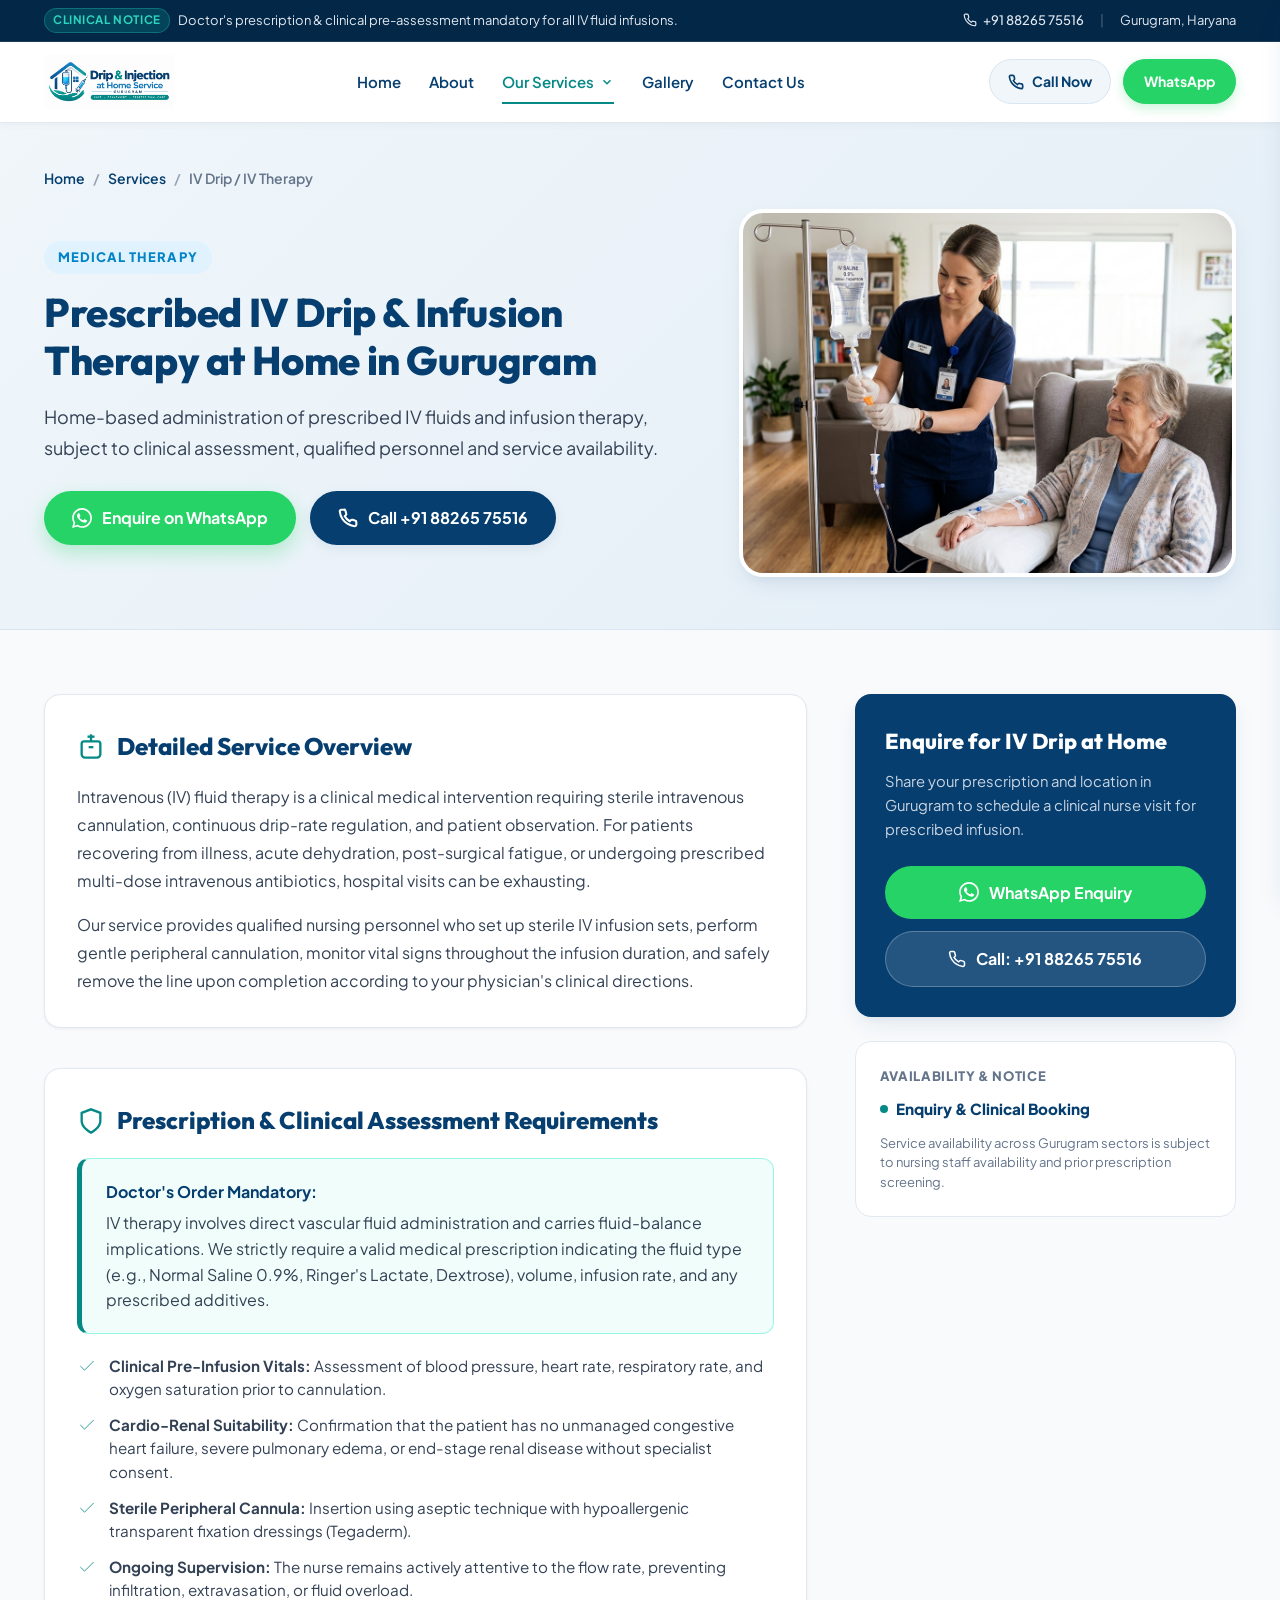
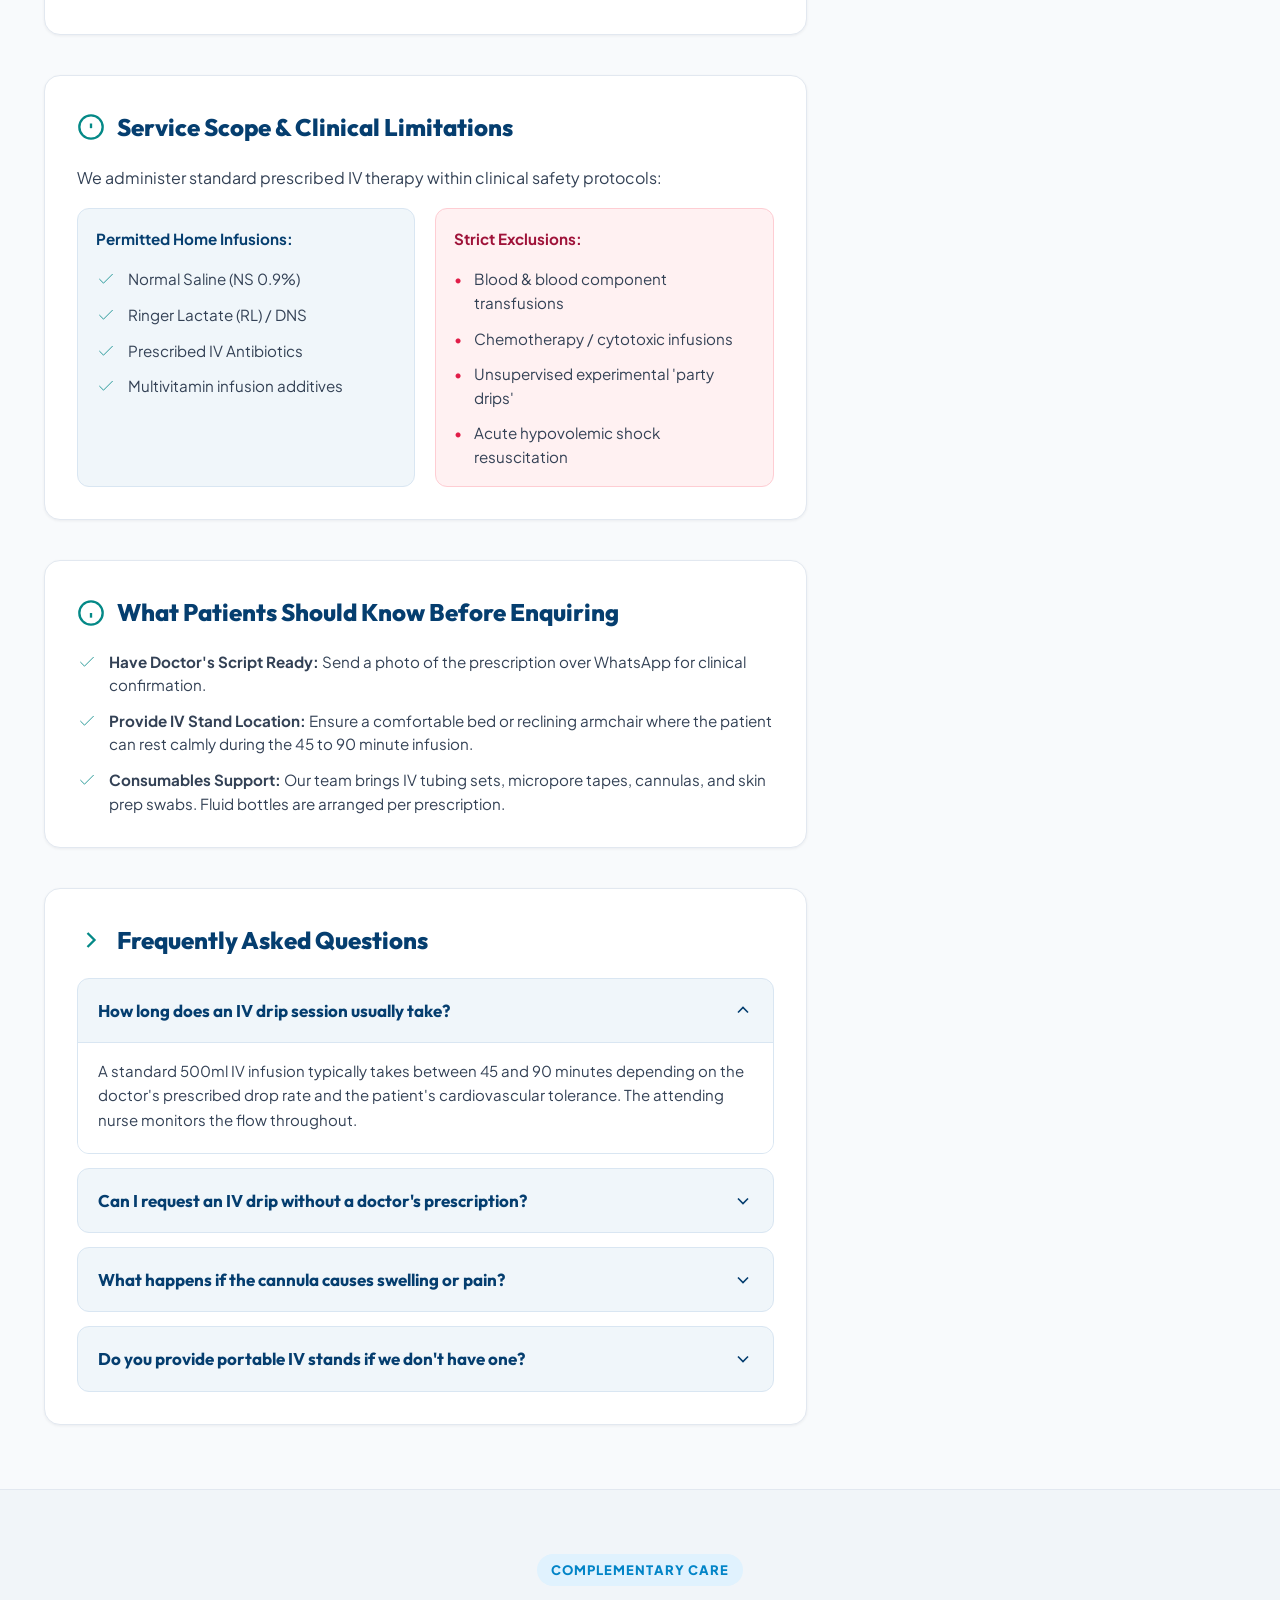
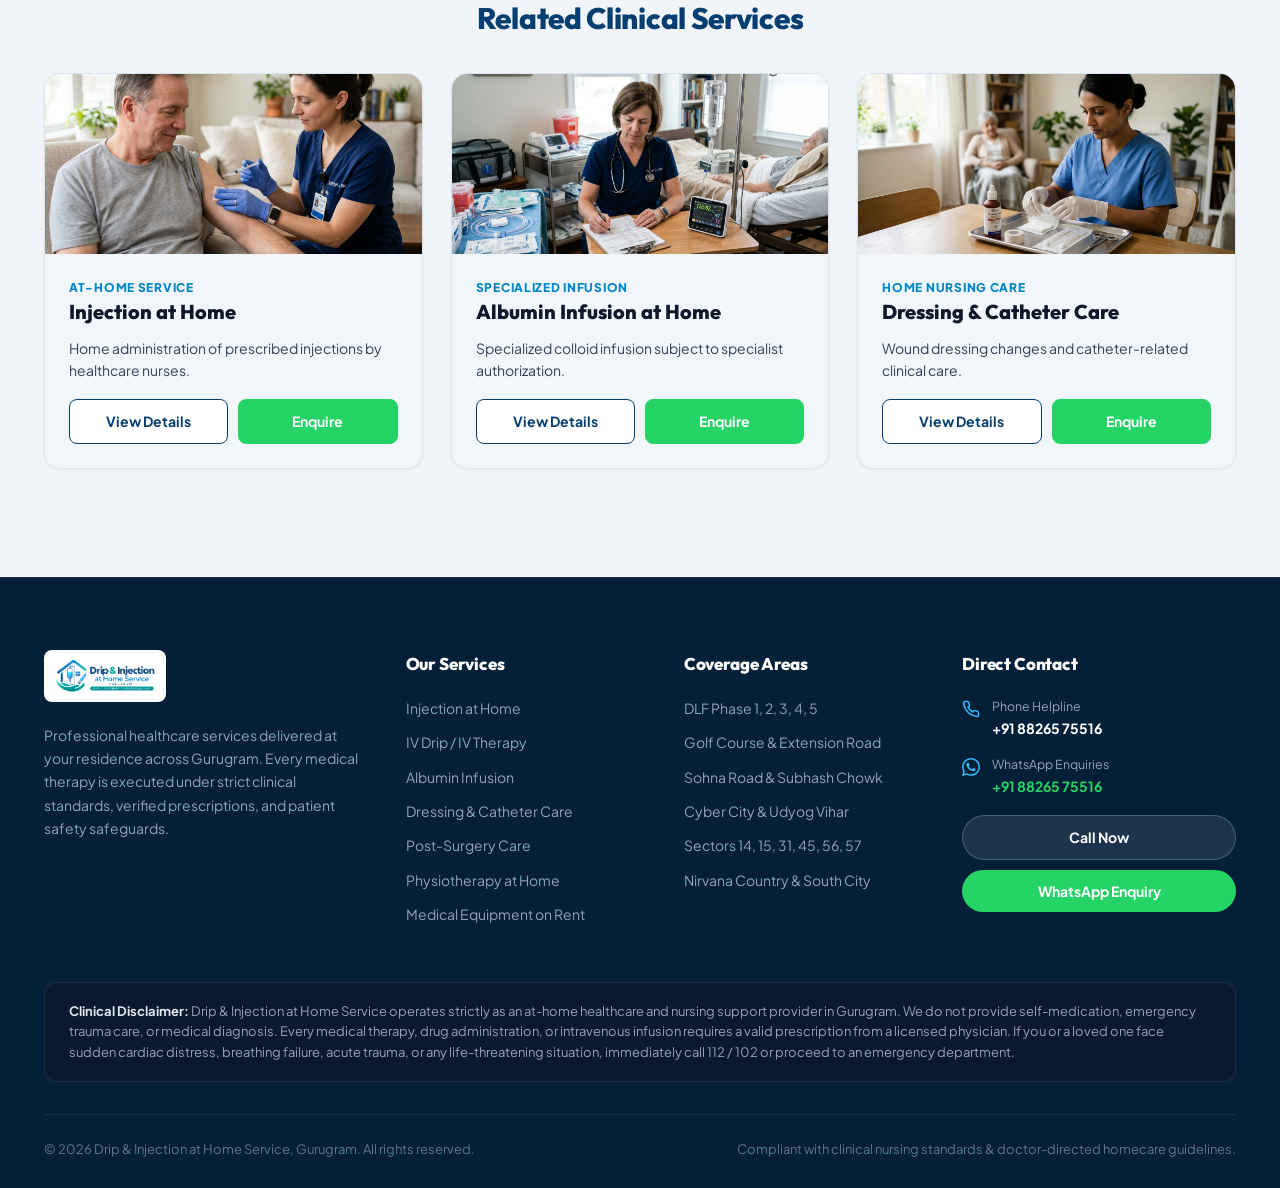
<file: services/iv-drip-at-home.html>
<!DOCTYPE html>
<html lang="en">
<head>
  <meta charset="UTF-8">
  <meta name="viewport" content="width=device-width, initial-scale=1.0">
  <title>IV Drip at Home in Gurugram | Prescribed Intravenous Therapy &amp; Fluids</title>
  <meta name="description" content="Professional at-home IV drip therapy and intravenous fluid administration in Gurugram. Prescribed hydration, antibiotics, electrolytes by certified nurses.">
  <link rel="stylesheet" href="../css/style.css">
</head>
<body>

  <!-- Top Clinical Notice Bar -->
  <aside class="top-notice-bar" aria-label="Clinical Protocol & Emergency Guidance">
    <div class="container top-notice-inner">
      <div class="notice-text">
        <span class="notice-badge">Clinical Notice</span>
        <span>Doctor's prescription &amp; clinical pre-assessment mandatory for all IV fluid infusions.</span>
      </div>
      <div class="top-notice-contact">
        <a href="tel:+918826575516" class="top-link">
          <svg width="14" height="14" viewBox="0 0 24 24" fill="none" stroke="currentColor" stroke-width="2"><path d="M22 16.92v3a2 2 0 0 1-2.18 2 19.79 19.79 0 0 1-8.63-3.07 19.5 19.5 0 0 1-6-6 19.79 19.79 0 0 1-3.07-8.67A2 2 0 0 1 4.11 2h3a2 2 0 0 1 2 1.72 12.84 12.84 0 0 0 .7 2.81 2 2 0 0 1-.45 2.11L8.09 9.91a16 16 0 0 0 6 6l1.27-1.27a2 2 0 0 1 2.11-.45 12.84 12.84 0 0 0 2.81.7A2 2 0 0 1 22 16.92z"/></svg>
          +91 88265 75516
        </a>
        <span style="color: rgba(255,255,255,0.3);">|</span>
        <span>Gurugram, Haryana</span>
      </div>
    </div>
  </aside>

  <!-- Main Navigation Header -->
  <header class="site-header">
    <div class="container header-inner">
      <a href="../index.html" class="logo-brand" aria-label="Drip & Injection at Home Service Homepage">
        <img src="../logo.png" alt="Drip &amp; Injection at Home Service Gurugram Logo" class="site-logo" width="180" height="50">
      </a>

            <!-- Desktop Navigation Menu (Exactly 5 Items in Order) -->
      <nav class="nav-menu" aria-label="Main Navigation">
        <a href="../index.html" class="nav-link">Home</a>
        <a href="../about.html" class="nav-link">About</a>
        
        <div class="nav-item-dropdown">
          <a href="javascript:void(0)" class="nav-link active" id="servicesDropdownTrigger" aria-expanded="false" aria-haspopup="true">
            Our Services
            <svg class="dropdown-icon" viewBox="0 0 24 24" fill="none" stroke="currentColor" stroke-width="2.5"><path d="M6 9l6 6 6-6"/></svg>
          </a>
          <div class="services-dropdown" role="menu" aria-label="Services Catalog">
            <a href="injection-at-home.html" class="dropdown-item" role="menuitem">
              <div class="dropdown-item-icon">
                <svg viewBox="0 0 24 24" fill="none" stroke="currentColor"><path d="m18 2 4 4"/><path d="m17 7 3-3"/><path d="M19 9 8.7 19.3c-1 1-2.5 1-3.4 0l-.6-.6c-1-1-1-2.5 0-3.4L15 5"/><path d="m9 11 4 4"/><path d="m5 19-3 3"/><path d="m14 4 6 6"/></svg>
              </div>
              <div>
                <div class="dropdown-item-title">Injection at Home</div>
                <div class="dropdown-item-category">At-Home Service</div>
              </div>
            </a>
            <a href="iv-drip-at-home.html" class="dropdown-item" role="menuitem">
              <div class="dropdown-item-icon">
                <svg viewBox="0 0 24 24" fill="none" stroke="currentColor"><path d="M12 2v6"/><path d="M9 4h6"/><path d="M6 8h12a2 2 0 0 1 2 2v9a3 3 0 0 1-3 3H7a3 3 0 0 1-3-3v-9a2 2 0 0 1 2-2Z"/><path d="M10 13h4"/></svg>
              </div>
              <div>
                <div class="dropdown-item-title">IV Drip / IV Therapy at Home</div>
                <div class="dropdown-item-category">Medical Therapy</div>
              </div>
            </a>
            <a href="albumin-infusion-at-home.html" class="dropdown-item" role="menuitem">
              <div class="dropdown-item-icon">
                <svg viewBox="0 0 24 24" fill="none" stroke="currentColor"><circle cx="12" cy="12" r="10"/><path d="m9 12 2 2 4-4"/></svg>
              </div>
              <div>
                <div class="dropdown-item-title">Albumin Infusion at Home</div>
                <div class="dropdown-item-category">Specialized Infusion Therapy</div>
              </div>
            </a>
            <a href="dressing-and-catheter-care.html" class="dropdown-item" role="menuitem">
              <div class="dropdown-item-icon">
                <svg viewBox="0 0 24 24" fill="none" stroke="currentColor"><rect width="18" height="18" x="3" y="3" rx="2"/><path d="M8 12h8"/><path d="M12 8v8"/></svg>
              </div>
              <div>
                <div class="dropdown-item-title">Dressing and Catheter Care</div>
                <div class="dropdown-item-category">Home Nursing Care</div>
              </div>
            </a>
            <a href="post-surgery-care.html" class="dropdown-item" role="menuitem">
              <div class="dropdown-item-icon">
                <svg viewBox="0 0 24 24" fill="none" stroke="currentColor"><path d="M19 14c1.49-1.46 3-3.21 3-5.5A5.5 5.5 0 0 0 16.5 3c-1.76 0-3 .5-4.5 2-1.5-1.5-2.74-2-4.5-2A5.5 5.5 0 0 0 2 8.5c0 2.3 1.5 4.05 3 5.5l7 7Z"/></svg>
              </div>
              <div>
                <div class="dropdown-item-title">Post-Surgery Care at Home</div>
                <div class="dropdown-item-category">Recovery Care</div>
              </div>
            </a>
            <a href="physiotherapy-at-home.html" class="dropdown-item" role="menuitem">
              <div class="dropdown-item-icon">
                <svg viewBox="0 0 24 24" fill="none" stroke="currentColor"><path d="M4 19.5v-15A2.5 2.5 0 0 1 6.5 2H20v20H6.5a2.5 2.5 0 0 1-2.5-2.5Z"/><path d="M6 6h10"/><path d="M6 10h10"/></svg>
              </div>
              <div>
                <div class="dropdown-item-title">Physiotherapy at Home</div>
                <div class="dropdown-item-category">Rehabilitation Therapy</div>
              </div>
            </a>
            <a href="medical-equipment-on-rent.html" class="dropdown-item" role="menuitem">
              <div class="dropdown-item-icon">
                <svg viewBox="0 0 24 24" fill="none" stroke="currentColor"><rect width="16" height="12" x="4" y="8" rx="2"/><path d="M4 12h16"/><path d="M12 4v4"/></svg>
              </div>
              <div>
                <div class="dropdown-item-title">Medical Equipment on Rent</div>
                <div class="dropdown-item-category">Medical Equipment Rental</div>
              </div>
            </a>
          </div>
        </div>

        <a href="../gallery.html" class="nav-link">Gallery</a>
        <a href="../contact.html" class="nav-link">Contact Us</a>
      </nav>

      <!-- Action Buttons -->
      <div class="header-actions">
        <a href="tel:+918826575516" class="btn-header-call" title="Call Now">
          <svg width="16" height="16" viewBox="0 0 24 24" fill="none" stroke="currentColor" stroke-width="2.5"><path d="M22 16.92v3a2 2 0 0 1-2.18 2 19.79 19.79 0 0 1-8.63-3.07 19.5 19.5 0 0 1-6-6 19.79 19.79 0 0 1-3.07-8.67A2 2 0 0 1 4.11 2h3a2 2 0 0 1 2 1.72 12.84 12.84 0 0 0 .7 2.81 2 2 0 0 1-.45 2.11L8.09 9.91a16 16 0 0 0 6 6l1.27-1.27a2 2 0 0 1 2.11-.45 12.84 12.84 0 0 0 2.81.7A2 2 0 0 1 22 16.92z"/></svg>
          Call Now
        </a>
        <a href="https://wa.me/918826575516?text=Hello%2C%20I%20would%20like%20to%20enquire%20about%20IV%20Drip%20at%20Home%20in%20Gurugram." target="_blank" rel="noopener noreferrer" class="btn-header-whatsapp" title="WhatsApp Enquiry">
          WhatsApp
        </a>
      </div>

      <!-- Mobile Hamburger Button -->
      <button class="mobile-nav-toggle" id="mobileNavToggle" aria-label="Open Navigation Menu">
        <svg viewBox="0 0 24 24" fill="none" stroke="currentColor" stroke-width="2.5"><path d="M4 6h16M4 12h16M4 18h16"/></svg>
      </button>
    </div>
  </header>

  <!-- Mobile Drawer Overlay & Menu -->
  <div class="mobile-drawer-overlay" id="mobileOverlay"></div>
  <div class="mobile-drawer" id="mobileDrawer" role="dialog" aria-modal="true" aria-label="Mobile Navigation">
    <div class="mobile-drawer-header">
      <img src="../logo.png" alt="Drip &amp; Injection at Home Service" style="height: 42px; width: auto;">
      <button class="mobile-drawer-close" id="mobileNavClose" aria-label="Close Navigation Menu">
        <svg width="24" height="24" viewBox="0 0 24 24" fill="none" stroke="currentColor" stroke-width="2.5"><path d="M18 6L6 18M6 6l12 12"/></svg>
      </button>
    </div>

        <div class="mobile-nav-links">
      <a href="../index.html" class="mobile-nav-link">Home</a>
      <a href="../about.html" class="mobile-nav-link">About</a>
      
      <div class="mobile-submenu-item">
        <button class="mobile-submenu-toggle" id="mobileServicesToggle" aria-expanded="false" type="button">
          <span>Our Services</span>
          <svg class="dropdown-icon" width="16" height="16" viewBox="0 0 24 24" fill="none" stroke="currentColor" stroke-width="2.5"><path d="M6 9l6 6 6-6"/></svg>
        </button>
        <div class="mobile-services-list" id="mobileServicesMenu">
          <a href="injection-at-home.html" class="mobile-services-item">Injection at Home</a>
          <a href="iv-drip-at-home.html" class="mobile-services-item">IV Drip / IV Therapy at Home</a>
          <a href="albumin-infusion-at-home.html" class="mobile-services-item">Albumin Infusion at Home</a>
          <a href="dressing-and-catheter-care.html" class="mobile-services-item">Dressing and Catheter Care</a>
          <a href="post-surgery-care.html" class="mobile-services-item">Post-Surgery Care at Home</a>
          <a href="physiotherapy-at-home.html" class="mobile-services-item">Physiotherapy at Home</a>
          <a href="medical-equipment-on-rent.html" class="mobile-services-item">Medical Equipment on Rent</a>
        </div>
      </div>

      <a href="../gallery.html" class="mobile-nav-link">Gallery</a>
      <a href="../contact.html" class="mobile-nav-link">Contact Us</a>
    </div>

<div class="mobile-drawer-actions">
      <a href="tel:+918826575516" class="btn-secondary-phone" style="width: 100%; justify-content: center;">
        <svg width="18" height="18" viewBox="0 0 24 24" fill="none" stroke="currentColor" stroke-width="2"><path d="M22 16.92v3a2 2 0 0 1-2.18 2 19.79 19.79 0 0 1-8.63-3.07 19.5 19.5 0 0 1-6-6 19.79 19.79 0 0 1-3.07-8.67A2 2 0 0 1 4.11 2h3a2 2 0 0 1 2 1.72 12.84 12.84 0 0 0 .7 2.81 2 2 0 0 1-.45 2.11L8.09 9.91a16 16 0 0 0 6 6l1.27-1.27a2 2 0 0 1 2.11-.45 12.84 12.84 0 0 0 2.81.7A2 2 0 0 1 22 16.92z"/></svg>
        Call +91 88265 75516
      </a>
      <a href="https://wa.me/918826575516?text=Hello%2C%20I%20would%20like%20to%20enquire%20about%20IV%20Drip%20at%20Home%20in%20Gurugram." target="_blank" rel="noopener noreferrer" class="btn-primary-whatsapp" style="width: 100%; justify-content: center;">
        WhatsApp Enquiry
      </a>
    </div>
  </div>

  <!-- Breadcrumb & Service Hero -->
  <section class="page-hero">
    <div class="container">
      <nav class="breadcrumb-nav" aria-label="Breadcrumb">
        <a href="../index.html">Home</a>
        <span class="breadcrumb-separator">/</span>
        <a href="../index.html#services-catalog">Services</a>
        <span class="breadcrumb-separator">/</span>
        <span>IV Drip / IV Therapy</span>
      </nav>

      <div class="page-hero-grid">
        <div>
          <span class="page-category-tag">MEDICAL THERAPY</span>
          <h1 class="page-h1">Prescribed IV Drip &amp; Infusion Therapy at Home in Gurugram</h1>
          <p class="page-lead">
            Home-based administration of prescribed IV fluids and infusion therapy, subject to clinical assessment, qualified personnel and service availability.
          </p>

          <div class="page-cta-group">
            <a href="https://wa.me/918826575516?text=Hello%2C%20I%20would%20like%20to%20enquire%20about%20IV%20Drip%20at%20Home%20in%20Gurugram." target="_blank" rel="noopener noreferrer" class="btn-primary-whatsapp">
              <svg width="20" height="20" viewBox="0 0 24 24" fill="currentColor"><path d="M.057 24l1.687-6.163c-1.041-1.804-1.588-3.849-1.587-5.946.003-6.556 5.338-11.891 11.893-11.891 3.181.001 6.167 1.24 8.413 3.488 2.245 2.248 3.481 5.236 3.48 8.414-.003 6.557-5.338 11.892-11.893 11.892-1.99-.001-3.951-.5-5.688-1.448l-6.305 1.654zm6.597-3.807c1.676.995 3.276 1.591 5.392 1.592 5.448 0 9.886-4.434 9.889-9.885.002-5.462-4.415-9.89-9.881-9.892-5.452 0-9.887 4.434-9.889 9.884-.001 2.225.651 3.891 1.746 5.634l-.999 3.648 3.742-.981zm11.387-5.464c-.074-.124-.272-.198-.57-.347-.297-.149-1.758-.868-2.031-.967-.272-.099-.47-.149-.669.149-.198.297-.768.967-.941 1.165-.173.198-.347.223-.644.074-.297-.149-1.255-.462-2.39-1.475-.883-.788-1.48-1.761-1.653-2.059-.173-.297-.018-.458.13-.606.134-.133.297-.347.446-.521.151-.172.2-.296.3-.495.099-.198.05-.372-.025-.521-.075-.148-.669-1.611-.916-2.206-.242-.579-.487-.501-.669-.51l-.57-.01c-.198 0-.52.074-.792.372s-1.04 1.016-1.04 2.479 1.065 2.876 1.213 3.074c.149.198 2.095 3.2 5.076 4.487.709.306 1.263.489 1.694.626.712.226 1.36.194 1.872.118.571-.085 1.758-.719 2.006-1.413.248-.695.248-1.29.173-1.414z"/></svg>
              Enquire on WhatsApp
            </a>
            <a href="tel:+918826575516" class="btn-secondary-phone">
              <svg width="20" height="20" viewBox="0 0 24 24" fill="none" stroke="currentColor" stroke-width="2.5"><path d="M22 16.92v3a2 2 0 0 1-2.18 2 19.79 19.79 0 0 1-8.63-3.07 19.5 19.5 0 0 1-6-6 19.79 19.79 0 0 1-3.07-8.67A2 2 0 0 1 4.11 2h3a2 2 0 0 1 2 1.72 12.84 12.84 0 0 0 .7 2.81 2 2 0 0 1-.45 2.11L8.09 9.91a16 16 0 0 0 6 6l1.27-1.27a2 2 0 0 1 2.11-.45 12.84 12.84 0 0 0 2.81.7A2 2 0 0 1 22 16.92z"/></svg>
              Call +91 88265 75516
            </a>
          </div>
        </div>

        <div class="page-hero-image-wrap">
          <img src="../images/services/iv-drip.jpg" alt="Home-based IV drip and infusion therapy setup in Gurugram" class="page-hero-img" width="560" height="360">
        </div>
      </div>
    </div>
  </section>

  <!-- Detailed Service Content Section -->
  <main class="service-detail-section">
    <div class="container">
      <div class="service-content-grid">
        
        <!-- Main Column -->
        <div class="service-main-content">

          <!-- Overview -->
          <section class="content-block">
            <h2 class="content-block-title">
              <svg class="content-block-title-icon" viewBox="0 0 24 24" fill="none" stroke="currentColor" stroke-width="2"><path d="M12 2v6"/><path d="M9 4h6"/><path d="M6 8h12a2 2 0 0 1 2 2v9a3 3 0 0 1-3 3H7a3 3 0 0 1-3-3v-9a2 2 0 0 1 2-2Z"/><path d="M10 13h4"/></svg>
              Detailed Service Overview
            </h2>
            <p class="content-text">
              Intravenous (IV) fluid therapy is a clinical medical intervention requiring sterile intravenous cannulation, continuous drip-rate regulation, and patient observation. For patients recovering from illness, acute dehydration, post-surgical fatigue, or undergoing prescribed multi-dose intravenous antibiotics, hospital visits can be exhausting.
            </p>
            <p class="content-text">
              Our service provides qualified nursing personnel who set up sterile IV infusion sets, perform gentle peripheral cannulation, monitor vital signs throughout the infusion duration, and safely remove the line upon completion according to your physician's clinical directions.
            </p>
          </section>

          <!-- Prescription & Clinical Assessment -->
          <section class="content-block">
            <h2 class="content-block-title">
              <svg class="content-block-title-icon" viewBox="0 0 24 24" fill="none" stroke="currentColor" stroke-width="2"><path d="M12 22s8-4 8-10V5l-8-3-8 3v7c0 6 8 10 8 10z"/></svg>
              Prescription &amp; Clinical Assessment Requirements
            </h2>

            <div class="alert-clinical-requirement">
              <strong style="color: var(--navy-primary); display: block; margin-bottom: 6px;">Doctor's Order Mandatory:</strong>
              IV therapy involves direct vascular fluid administration and carries fluid-balance implications. We strictly require a valid medical prescription indicating the fluid type (e.g., Normal Saline 0.9%, Ringer's Lactate, Dextrose), volume, infusion rate, and any prescribed additives.
            </div>

            <ul class="checklist" style="margin-top: 20px;">
              <li class="checklist-item">
                <svg class="checklist-icon" viewBox="0 0 24 24" fill="none" stroke="currentColor"><path d="M20 6 9 17l-5-5"/></svg>
                <span><strong>Clinical Pre-Infusion Vitals:</strong> Assessment of blood pressure, heart rate, respiratory rate, and oxygen saturation prior to cannulation.</span>
              </li>
              <li class="checklist-item">
                <svg class="checklist-icon" viewBox="0 0 24 24" fill="none" stroke="currentColor"><path d="M20 6 9 17l-5-5"/></svg>
                <span><strong>Cardio-Renal Suitability:</strong> Confirmation that the patient has no unmanaged congestive heart failure, severe pulmonary edema, or end-stage renal disease without specialist consent.</span>
              </li>
              <li class="checklist-item">
                <svg class="checklist-icon" viewBox="0 0 24 24" fill="none" stroke="currentColor"><path d="M20 6 9 17l-5-5"/></svg>
                <span><strong>Sterile Peripheral Cannula:</strong> Insertion using aseptic technique with hypoallergenic transparent fixation dressings (Tegaderm).</span>
              </li>
              <li class="checklist-item">
                <svg class="checklist-icon" viewBox="0 0 24 24" fill="none" stroke="currentColor"><path d="M20 6 9 17l-5-5"/></svg>
                <span><strong>Ongoing Supervision:</strong> The nurse remains actively attentive to the flow rate, preventing infiltration, extravasation, or fluid overload.</span>
              </li>
            </ul>
          </section>

          <!-- Scope & Limitations -->
          <section class="content-block">
            <h2 class="content-block-title">
              <svg class="content-block-title-icon" viewBox="0 0 24 24" fill="none" stroke="currentColor" stroke-width="2"><path d="M12 9v4"/><path d="M12 17h.01"/><circle cx="12" cy="12" r="10"/></svg>
              Service Scope &amp; Clinical Limitations
            </h2>
            <p class="content-text">
              We administer standard prescribed IV therapy within clinical safety protocols:
            </p>
            <div style="display: grid; grid-template-columns: 1fr 1fr; gap: 20px; margin-top: 14px;">
              <div style="background-color: var(--bg-card); padding: 18px; border-radius: var(--radius-md); border: 1px solid var(--border-card);">
                <strong style="color: var(--navy-primary); font-size: 0.95rem; display: block; margin-bottom: 8px;">Permitted Home Infusions:</strong>
                <ul class="checklist">
                  <li class="checklist-item"><svg class="checklist-icon" viewBox="0 0 24 24" fill="none" stroke="currentColor"><path d="M20 6 9 17l-5-5"/></svg><span>Normal Saline (NS 0.9%)</span></li>
                  <li class="checklist-item"><svg class="checklist-icon" viewBox="0 0 24 24" fill="none" stroke="currentColor"><path d="M20 6 9 17l-5-5"/></svg><span>Ringer Lactate (RL) / DNS</span></li>
                  <li class="checklist-item"><svg class="checklist-icon" viewBox="0 0 24 24" fill="none" stroke="currentColor"><path d="M20 6 9 17l-5-5"/></svg><span>Prescribed IV Antibiotics</span></li>
                  <li class="checklist-item"><svg class="checklist-icon" viewBox="0 0 24 24" fill="none" stroke="currentColor"><path d="M20 6 9 17l-5-5"/></svg><span>Multivitamin infusion additives</span></li>
                </ul>
              </div>

              <div style="background-color: #fff1f2; padding: 18px; border-radius: var(--radius-md); border: 1px solid #fecdd3;">
                <strong style="color: #9f1239; font-size: 0.95rem; display: block; margin-bottom: 8px;">Strict Exclusions:</strong>
                <ul class="checklist">
                  <li class="checklist-item"><span style="color: #e11d48;">•</span><span>Blood &amp; blood component transfusions</span></li>
                  <li class="checklist-item"><span style="color: #e11d48;">•</span><span>Chemotherapy / cytotoxic infusions</span></li>
                  <li class="checklist-item"><span style="color: #e11d48;">•</span><span>Unsupervised experimental 'party drips'</span></li>
                  <li class="checklist-item"><span style="color: #e11d48;">•</span><span>Acute hypovolemic shock resuscitation</span></li>
                </ul>
              </div>
            </div>
          </section>

          <!-- What to know before enquiring -->
          <section class="content-block">
            <h2 class="content-block-title">
              <svg class="content-block-title-icon" viewBox="0 0 24 24" fill="none" stroke="currentColor" stroke-width="2"><circle cx="12" cy="12" r="10"/><path d="M12 16v-4"/><path d="M12 8h.01"/></svg>
              What Patients Should Know Before Enquiring
            </h2>
            <ul class="checklist">
              <li class="checklist-item">
                <svg class="checklist-icon" viewBox="0 0 24 24" fill="none" stroke="currentColor"><path d="M20 6 9 17l-5-5"/></svg>
                <span><strong>Have Doctor's Script Ready:</strong> Send a photo of the prescription over WhatsApp for clinical confirmation.</span>
              </li>
              <li class="checklist-item">
                <svg class="checklist-icon" viewBox="0 0 24 24" fill="none" stroke="currentColor"><path d="M20 6 9 17l-5-5"/></svg>
                <span><strong>Provide IV Stand Location:</strong> Ensure a comfortable bed or reclining armchair where the patient can rest calmly during the 45 to 90 minute infusion.</span>
              </li>
              <li class="checklist-item">
                <svg class="checklist-icon" viewBox="0 0 24 24" fill="none" stroke="currentColor"><path d="M20 6 9 17l-5-5"/></svg>
                <span><strong>Consumables Support:</strong> Our team brings IV tubing sets, micropore tapes, cannulas, and skin prep swabs. Fluid bottles are arranged per prescription.</span>
              </li>
            </ul>
          </section>

          <!-- FAQs -->
          <section class="content-block" id="faqs">
            <h2 class="content-block-title">
              <svg class="content-block-title-icon" viewBox="0 0 24 24" fill="none" stroke="currentColor" stroke-width="2"><path d="M9 18l6-6-6-6"/></svg>
              Frequently Asked Questions
            </h2>
            <div class="faq-accordion">
              <div class="faq-item active">
                <button class="faq-question" type="button">
                  <span>How long does an IV drip session usually take?</span>
                  <svg class="faq-toggle-icon" viewBox="0 0 24 24" fill="none" stroke="currentColor" stroke-width="2"><path d="M6 9l6 6 6-6"/></svg>
                </button>
                <div class="faq-answer">
                  <p>A standard 500ml IV infusion typically takes between 45 and 90 minutes depending on the doctor's prescribed drop rate and the patient's cardiovascular tolerance. The attending nurse monitors the flow throughout.</p>
                </div>
              </div>

              <div class="faq-item">
                <button class="faq-question" type="button">
                  <span>Can I request an IV drip without a doctor's prescription?</span>
                  <svg class="faq-toggle-icon" viewBox="0 0 24 24" fill="none" stroke="currentColor" stroke-width="2"><path d="M6 9l6 6 6-6"/></svg>
                </button>
                <div class="faq-answer">
                  <p>No. Under Indian clinical practice guidelines, intravenous fluids are classified as prescription medicines. We never administer IV drips without an authorized medical prescription from a registered doctor.</p>
                </div>
              </div>

              <div class="faq-item">
                <button class="faq-question" type="button">
                  <span>What happens if the cannula causes swelling or pain?</span>
                  <svg class="faq-toggle-icon" viewBox="0 0 24 24" fill="none" stroke="currentColor" stroke-width="2"><path d="M6 9l6 6 6-6"/></svg>
                </button>
                <div class="faq-answer">
                  <p>Our nurse closely monitors the cannulation site. If any swelling, tenderness, or sluggish flow occurs (signs of phlebitis or vein infiltration), the infusion is immediately stopped and the line is removed safely.</p>
                </div>
              </div>

              <div class="faq-item">
                <button class="faq-question" type="button">
                  <span>Do you provide portable IV stands if we don't have one?</span>
                  <svg class="faq-toggle-icon" viewBox="0 0 24 24" fill="none" stroke="currentColor" stroke-width="2"><path d="M6 9l6 6 6-6"/></svg>
                </button>
                <div class="faq-answer">
                  <p>Yes, portable IV stands or secure hanging attachments can be arranged along with the visiting nurse's medical kit upon prior notice.</p>
                </div>
              </div>
            </div>
          </section>

        </div>

        <!-- Sticky Sidebar -->
        <aside class="service-sidebar">
          <div class="sidebar-enquiry-card">
            <h3 class="sidebar-title">Enquire for IV Drip at Home</h3>
            <p class="sidebar-desc">
              Share your prescription and location in Gurugram to schedule a clinical nurse visit for prescribed infusion.
            </p>

            <a href="https://wa.me/918826575516?text=Hello%2C%20I%20would%20like%20to%20enquire%20about%20IV%20Drip%20at%20Home%20in%20Gurugram." target="_blank" rel="noopener noreferrer" class="sidebar-btn-whatsapp">
              <svg width="20" height="20" viewBox="0 0 24 24" fill="currentColor"><path d="M.057 24l1.687-6.163c-1.041-1.804-1.588-3.849-1.587-5.946.003-6.556 5.338-11.891 11.893-11.891 3.181.001 6.167 1.24 8.413 3.488 2.245 2.248 3.481 5.236 3.48 8.414-.003 6.557-5.338 11.892-11.893 11.892-1.99-.001-3.951-.5-5.688-1.448l-6.305 1.654zm6.597-3.807c1.676.995 3.276 1.591 5.392 1.592 5.448 0 9.886-4.434 9.889-9.885.002-5.462-4.415-9.89-9.881-9.892-5.452 0-9.887 4.434-9.889 9.884-.001 2.225.651 3.891 1.746 5.634l-.999 3.648 3.742-.981zm11.387-5.464c-.074-.124-.272-.198-.57-.347-.297-.149-1.758-.868-2.031-.967-.272-.099-.47-.149-.669.149-.198.297-.768.967-.941 1.165-.173.198-.347.223-.644.074-.297-.149-1.255-.462-2.39-1.475-.883-.788-1.48-1.761-1.653-2.059-.173-.297-.018-.458.13-.606.134-.133.297-.347.446-.521.151-.172.2-.296.3-.495.099-.198.05-.372-.025-.521-.075-.148-.669-1.611-.916-2.206-.242-.579-.487-.501-.669-.51l-.57-.01c-.198 0-.52.074-.792.372s-1.04 1.016-1.04 2.479 1.065 2.876 1.213 3.074c.149.198 2.095 3.2 5.076 4.487.709.306 1.263.489 1.694.626.712.226 1.36.194 1.872.118.571-.085 1.758-.719 2.006-1.413.248-.695.248-1.29.173-1.414z"/></svg>
              WhatsApp Enquiry
            </a>

            <a href="tel:+918826575516" class="sidebar-btn-call">
              <svg width="18" height="18" viewBox="0 0 24 24" fill="none" stroke="currentColor" stroke-width="2"><path d="M22 16.92v3a2 2 0 0 1-2.18 2 19.79 19.79 0 0 1-8.63-3.07 19.5 19.5 0 0 1-6-6 19.79 19.79 0 0 1-3.07-8.67A2 2 0 0 1 4.11 2h3a2 2 0 0 1 2 1.72 12.84 12.84 0 0 0 .7 2.81 2 2 0 0 1-.45 2.11L8.09 9.91a16 16 0 0 0 6 6l1.27-1.27a2 2 0 0 1 2.11-.45 12.84 12.84 0 0 0 2.81.7A2 2 0 0 1 22 16.92z"/></svg>
              Call: +91 88265 75516
            </a>
          </div>

          <div class="sidebar-status-box">
            <div class="sidebar-status-heading">Availability &amp; Notice</div>
            <div class="sidebar-status-value">
              <span class="hero-badge-dot"></span>
              Enquiry &amp; Clinical Booking
            </div>
            <p class="sidebar-status-note">
              Service availability across Gurugram sectors is subject to nursing staff availability and prior prescription screening.
            </p>
          </div>
        </aside>

      </div>
    </div>
  </main>

  <!-- Related Services -->
  <section class="related-services-section">
    <div class="container">
      <div class="section-header" style="margin-bottom: 36px;">
        <span class="section-tag">Complementary Care</span>
        <h2 class="section-title" style="font-size: 1.85rem;">Related Clinical Services</h2>
      </div>

      <div class="services-grid" style="grid-template-columns: repeat(3, 1fr);">
        <article class="service-card">
          <div class="service-card-media" style="height: 180px;">
            <img src="../images/services/injection.jpg" alt="Injection at home" class="service-card-img" loading="lazy">
          </div>
          <div class="service-card-body">
            <span class="service-category-label">AT-HOME SERVICE</span>
            <h3 class="service-card-title"><a href="injection-at-home.html">Injection at Home</a></h3>
            <p class="service-card-description" style="font-size: 0.875rem;">Home administration of prescribed injections by healthcare nurses.</p>
            <div class="service-card-actions" style="margin-top: auto;">
              <a href="injection-at-home.html" class="btn-card-details">View Details</a>
              <a href="https://wa.me/918826575516?text=Hello%2C%20I%20would%20like%20to%20enquire%20about%20Injection%20at%20Home%20in%20Gurugram." target="_blank" rel="noopener noreferrer" class="btn-card-contact">Enquire</a>
            </div>
          </div>
        </article>

        <article class="service-card">
          <div class="service-card-media" style="height: 180px;">
            <img src="../images/services/albumin-infusion.jpg" alt="Albumin infusion" class="service-card-img" loading="lazy">
          </div>
          <div class="service-card-body">
            <span class="service-category-label">SPECIALIZED INFUSION</span>
            <h3 class="service-card-title"><a href="albumin-infusion-at-home.html">Albumin Infusion at Home</a></h3>
            <p class="service-card-description" style="font-size: 0.875rem;">Specialized colloid infusion subject to specialist authorization.</p>
            <div class="service-card-actions" style="margin-top: auto;">
              <a href="albumin-infusion-at-home.html" class="btn-card-details">View Details</a>
              <a href="https://wa.me/918826575516?text=Hello%2C%20I%20would%20like%20to%20enquire%20about%20Albumin%20Infusion%20at%20Home%20in%20Gurugram." target="_blank" rel="noopener noreferrer" class="btn-card-contact">Enquire</a>
            </div>
          </div>
        </article>

        <article class="service-card">
          <div class="service-card-media" style="height: 180px;">
            <img src="../images/services/dressing-catheter.jpg" alt="Dressing and catheter care" class="service-card-img" loading="lazy">
          </div>
          <div class="service-card-body">
            <span class="service-category-label">HOME NURSING CARE</span>
            <h3 class="service-card-title"><a href="dressing-and-catheter-care.html">Dressing &amp; Catheter Care</a></h3>
            <p class="service-card-description" style="font-size: 0.875rem;">Wound dressing changes and catheter-related clinical care.</p>
            <div class="service-card-actions" style="margin-top: auto;">
              <a href="dressing-and-catheter-care.html" class="btn-card-details">View Details</a>
              <a href="https://wa.me/918826575516?text=Hello%2C%20I%20would%20like%20to%20enquire%20about%20Dressing%20and%20Catheter%20Care%20at%20Home%20in%20Gurugram." target="_blank" rel="noopener noreferrer" class="btn-card-contact">Enquire</a>
            </div>
          </div>
        </article>
      </div>
    </div>
  </section>

  <!-- Shared Website Footer -->
  <footer class="site-footer">
    <div class="container">
      <div class="footer-grid">
        <div class="footer-col-brand">
          <a href="../index.html">
            <img src="../logo.png" alt="Drip &amp; Injection at Home Service Logo" class="footer-logo">
          </a>
          <p class="footer-about">
            Professional healthcare services delivered at your residence across Gurugram. Every medical therapy is executed under strict clinical standards, verified prescriptions, and patient safety safeguards.
          </p>
        </div>

        <div>
          <h4 class="footer-heading">Our Services</h4>
          <div class="footer-links">
            <a href="injection-at-home.html" class="footer-link">Injection at Home</a>
            <a href="iv-drip-at-home.html" class="footer-link">IV Drip / IV Therapy</a>
            <a href="albumin-infusion-at-home.html" class="footer-link">Albumin Infusion</a>
            <a href="dressing-and-catheter-care.html" class="footer-link">Dressing &amp; Catheter Care</a>
            <a href="post-surgery-care.html" class="footer-link">Post-Surgery Care</a>
            <a href="physiotherapy-at-home.html" class="footer-link">Physiotherapy at Home</a>
            <a href="medical-equipment-on-rent.html" class="footer-link">Medical Equipment on Rent</a>
          </div>
        </div>

        <div>
          <h4 class="footer-heading">Coverage Areas</h4>
          <div class="footer-links">
            <span class="footer-link">DLF Phase 1, 2, 3, 4, 5</span>
            <span class="footer-link">Golf Course &amp; Extension Road</span>
            <span class="footer-link">Sohna Road &amp; Subhash Chowk</span>
            <span class="footer-link">Cyber City &amp; Udyog Vihar</span>
            <span class="footer-link">Sectors 14, 15, 31, 45, 56, 57</span>
            <span class="footer-link">Nirvana Country &amp; South City</span>
          </div>
        </div>

        <div>
          <h4 class="footer-heading">Direct Contact</h4>
          <div class="footer-contact-item">
            <svg class="footer-contact-icon" viewBox="0 0 24 24" fill="none" stroke="currentColor" stroke-width="2"><path d="M22 16.92v3a2 2 0 0 1-2.18 2 19.79 19.79 0 0 1-8.63-3.07 19.5 19.5 0 0 1-6-6 19.79 19.79 0 0 1-3.07-8.67A2 2 0 0 1 4.11 2h3a2 2 0 0 1 2 1.72 12.84 12.84 0 0 0 .7 2.81 2 2 0 0 1-.45 2.11L8.09 9.91a16 16 0 0 0 6 6l1.27-1.27a2 2 0 0 1 2.11-.45 12.84 12.84 0 0 0 2.81.7A2 2 0 0 1 22 16.92z"/></svg>
            <div>
              <div style="font-size: 0.775rem; color: #94a3b8;">Phone Helpline</div>
              <a href="tel:+918826575516" style="color: #ffffff; font-weight: 700;">+91 88265 75516</a>
            </div>
          </div>

          <div class="footer-contact-item">
            <svg class="footer-contact-icon" viewBox="0 0 24 24" fill="currentColor"><path d="M.057 24l1.687-6.163c-1.041-1.804-1.588-3.849-1.587-5.946.003-6.556 5.338-11.891 11.893-11.891 3.181.001 6.167 1.24 8.413 3.488 2.245 2.248 3.481 5.236 3.48 8.414-.003 6.557-5.338 11.892-11.893 11.892-1.99-.001-3.951-.5-5.688-1.448l-6.305 1.654zm6.597-3.807c1.676.995 3.276 1.591 5.392 1.592 5.448 0 9.886-4.434 9.889-9.885.002-5.462-4.415-9.89-9.881-9.892-5.452 0-9.887 4.434-9.889 9.884-.001 2.225.651 3.891 1.746 5.634l-.999 3.648 3.742-.981zm11.387-5.464c-.074-.124-.272-.198-.57-.347-.297-.149-1.758-.868-2.031-.967-.272-.099-.47-.149-.669.149-.198.297-.768.967-.941 1.165-.173.198-.347.223-.644.074-.297-.149-1.255-.462-2.39-1.475-.883-.788-1.48-1.761-1.653-2.059-.173-.297-.018-.458.13-.606.134-.133.297-.347.446-.521.151-.172.2-.296.3-.495.099-.198.05-.372-.025-.521-.075-.148-.669-1.611-.916-2.206-.242-.579-.487-.501-.669-.51l-.57-.01c-.198 0-.52.074-.792.372s-1.04 1.016-1.04 2.479 1.065 2.876 1.213 3.074c.149.198 2.095 3.2 5.076 4.487.709.306 1.263.489 1.694.626.712.226 1.36.194 1.872.118.571-.085 1.758-.719 2.006-1.413.248-.695.248-1.29.173-1.414z"/></svg>
            <div>
              <div style="font-size: 0.775rem; color: #94a3b8;">WhatsApp Enquiries</div>
              <a href="https://wa.me/918826575516?text=Hello%2C%20I%20would%20like%20to%20enquire%20about%20IV%20Drip%20at%20Home%20in%20Gurugram." target="_blank" rel="noopener noreferrer" style="color: #25D366; font-weight: 700;">+91 88265 75516</a>
            </div>
          </div>

          <div class="footer-cta-buttons">
            <a href="tel:+918826575516" class="btn-footer-call">Call Now</a>
            <a href="https://wa.me/918826575516?text=Hello%2C%20I%20would%20like%20to%20enquire%20about%20IV%20Drip%20at%20Home%20in%20Gurugram." target="_blank" rel="noopener noreferrer" class="btn-footer-whatsapp">WhatsApp Enquiry</a>
          </div>
        </div>
      </div>

      <!-- Legal & Emergency Notice -->
      <div class="footer-disclaimer-box">
        <strong>Clinical Disclaimer:</strong> Drip &amp; Injection at Home Service operates strictly as an at-home healthcare and nursing support provider in Gurugram. We do not provide self-medication, emergency trauma care, or medical diagnosis. Every medical therapy, drug administration, or intravenous infusion requires a valid prescription from a licensed physician. If you or a loved one face sudden cardiac distress, breathing failure, acute trauma, or any life-threatening situation, immediately call 112 / 102 or proceed to an emergency department.
      </div>

      <div class="footer-bottom">
        <div>&copy; 2026 Drip &amp; Injection at Home Service, Gurugram. All rights reserved.</div>
        <div>Compliant with clinical nursing standards &amp; doctor-directed homecare guidelines.</div>
      </div>
    </div>
  </footer>

  <script src="../js/main.js"></script>
</body>
</html>
</file>
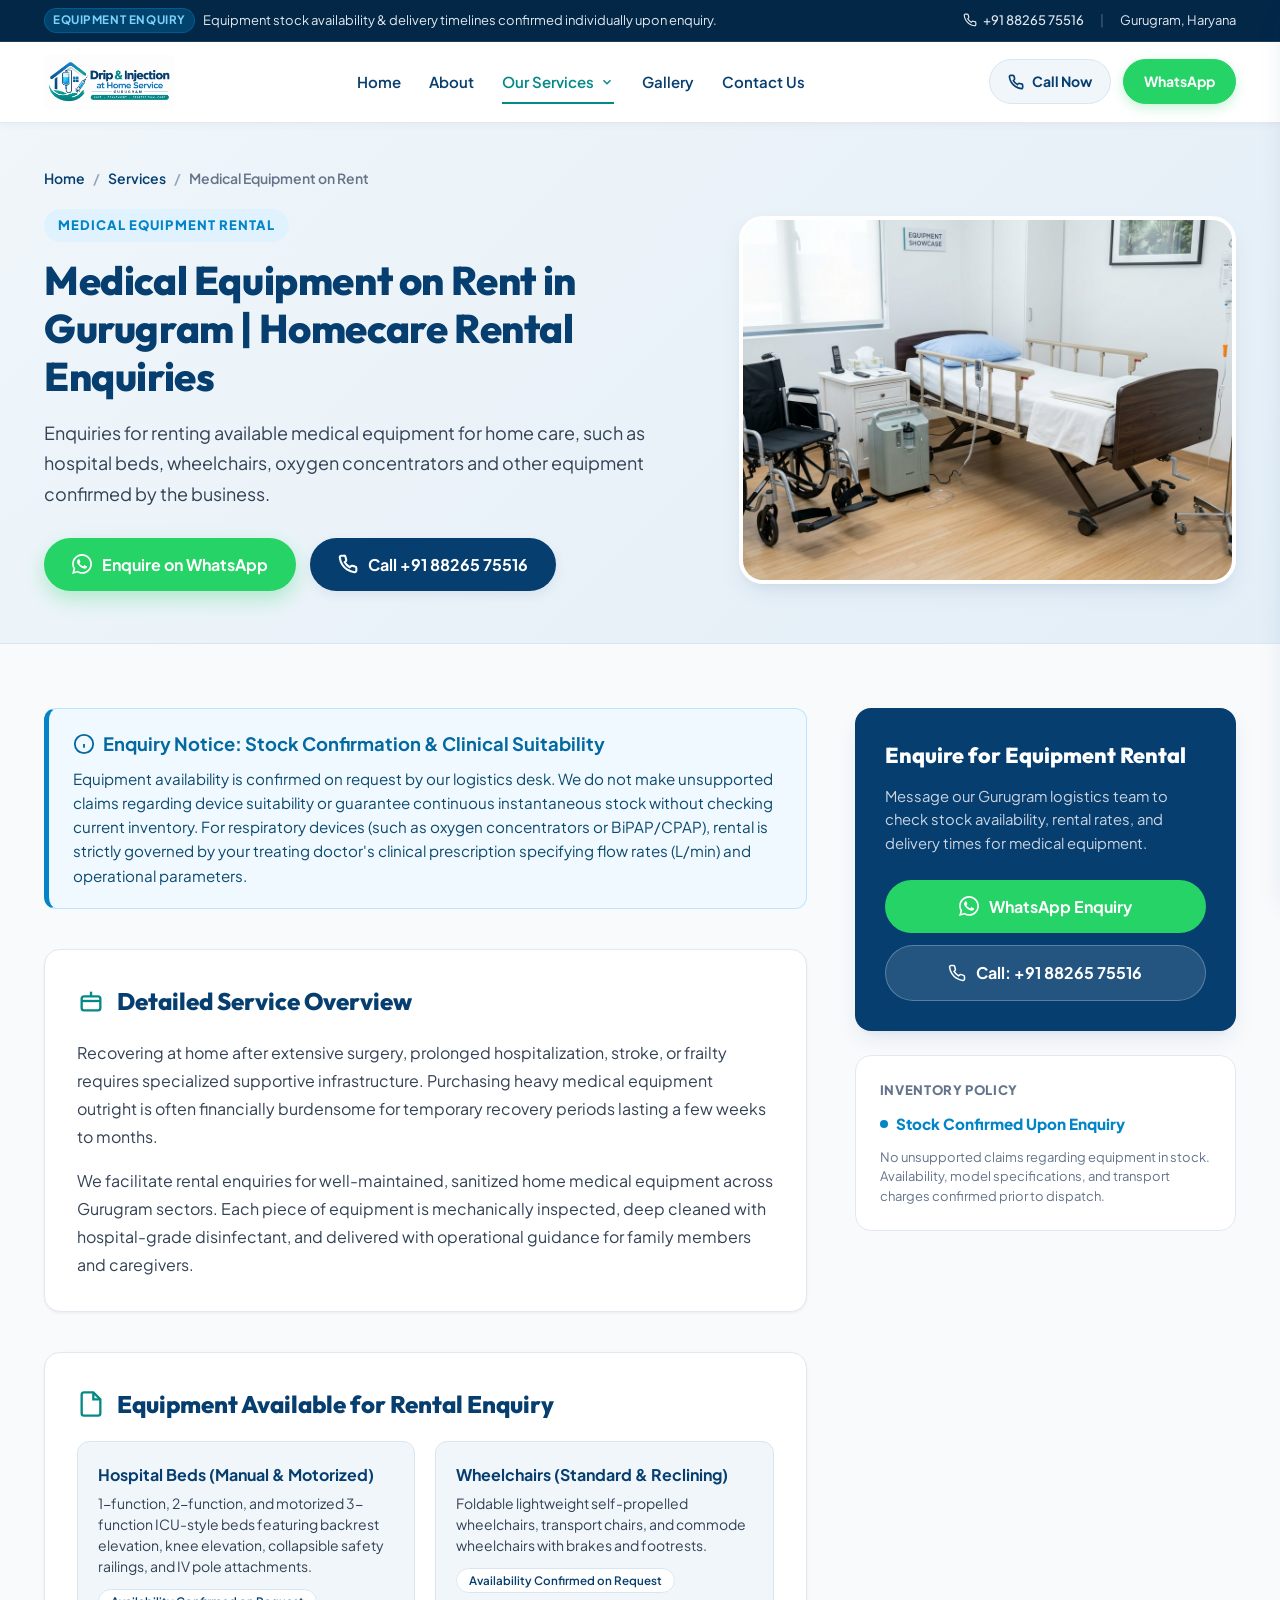
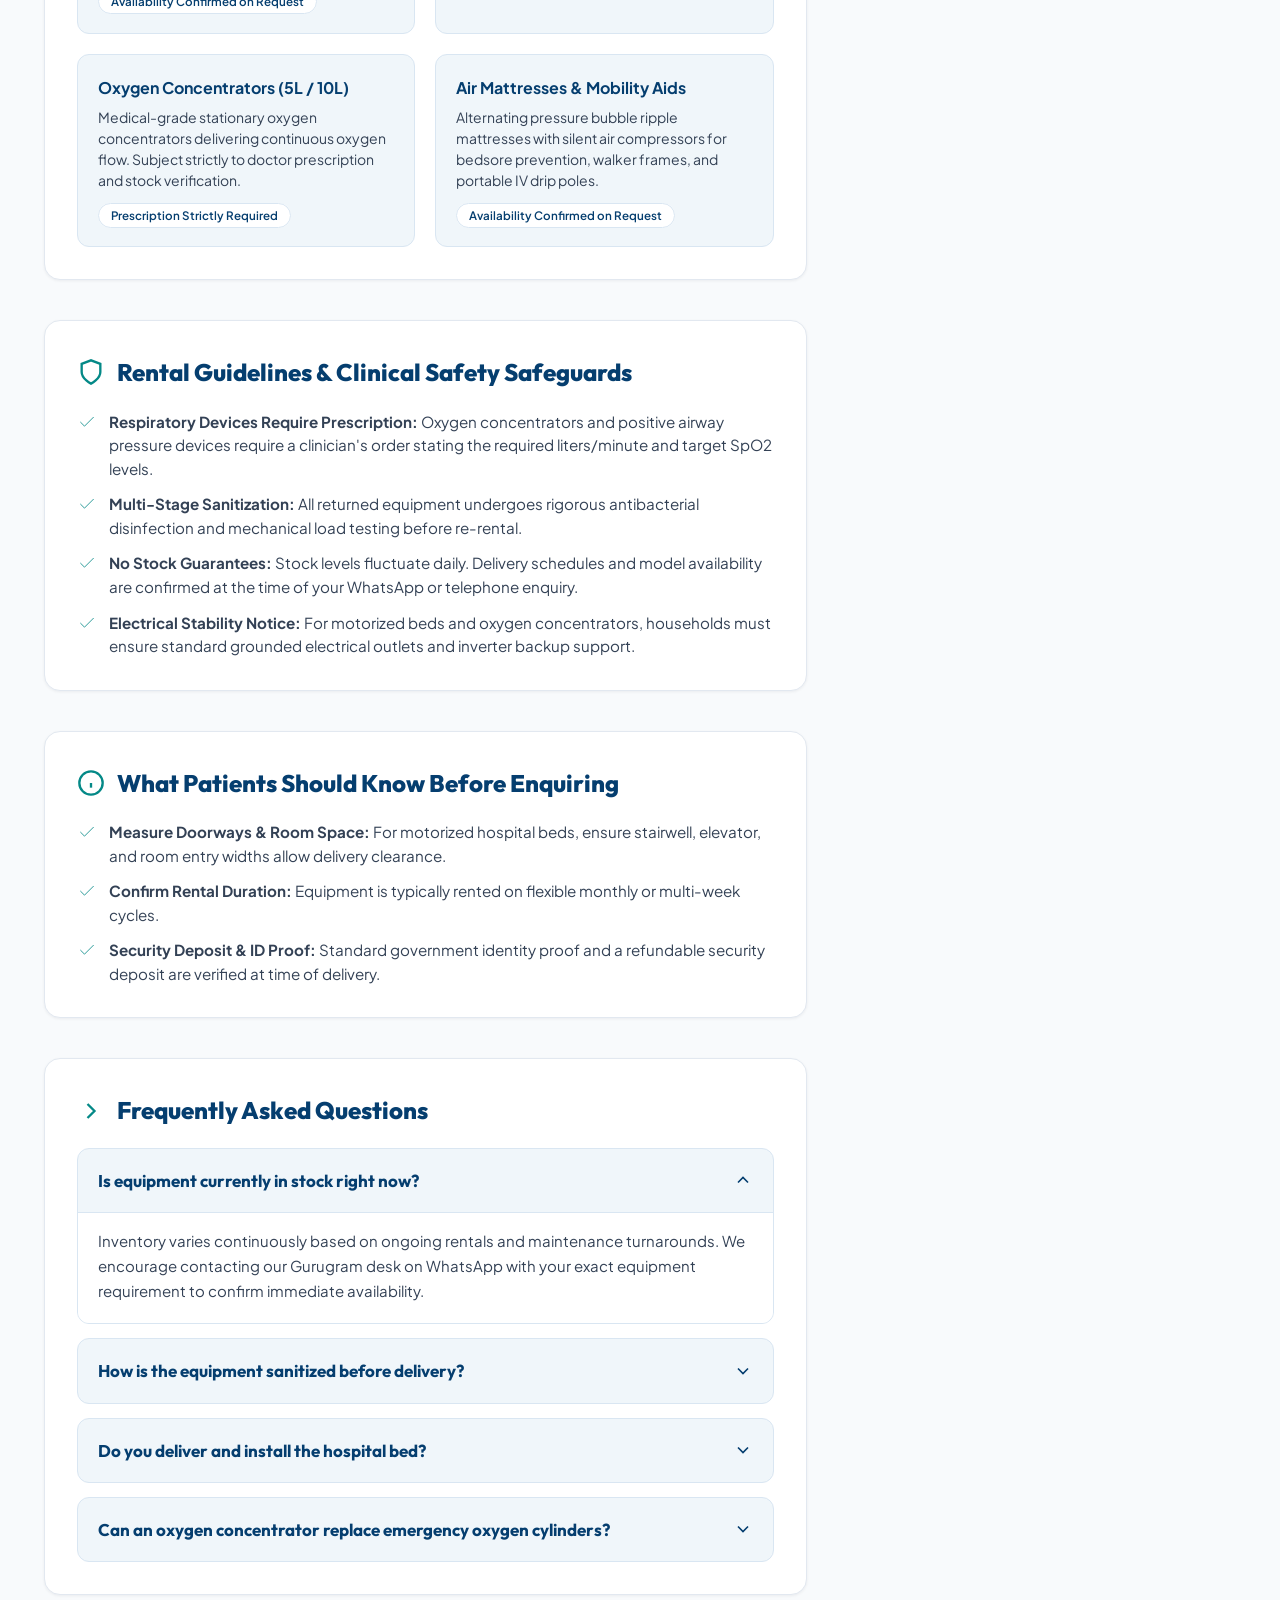
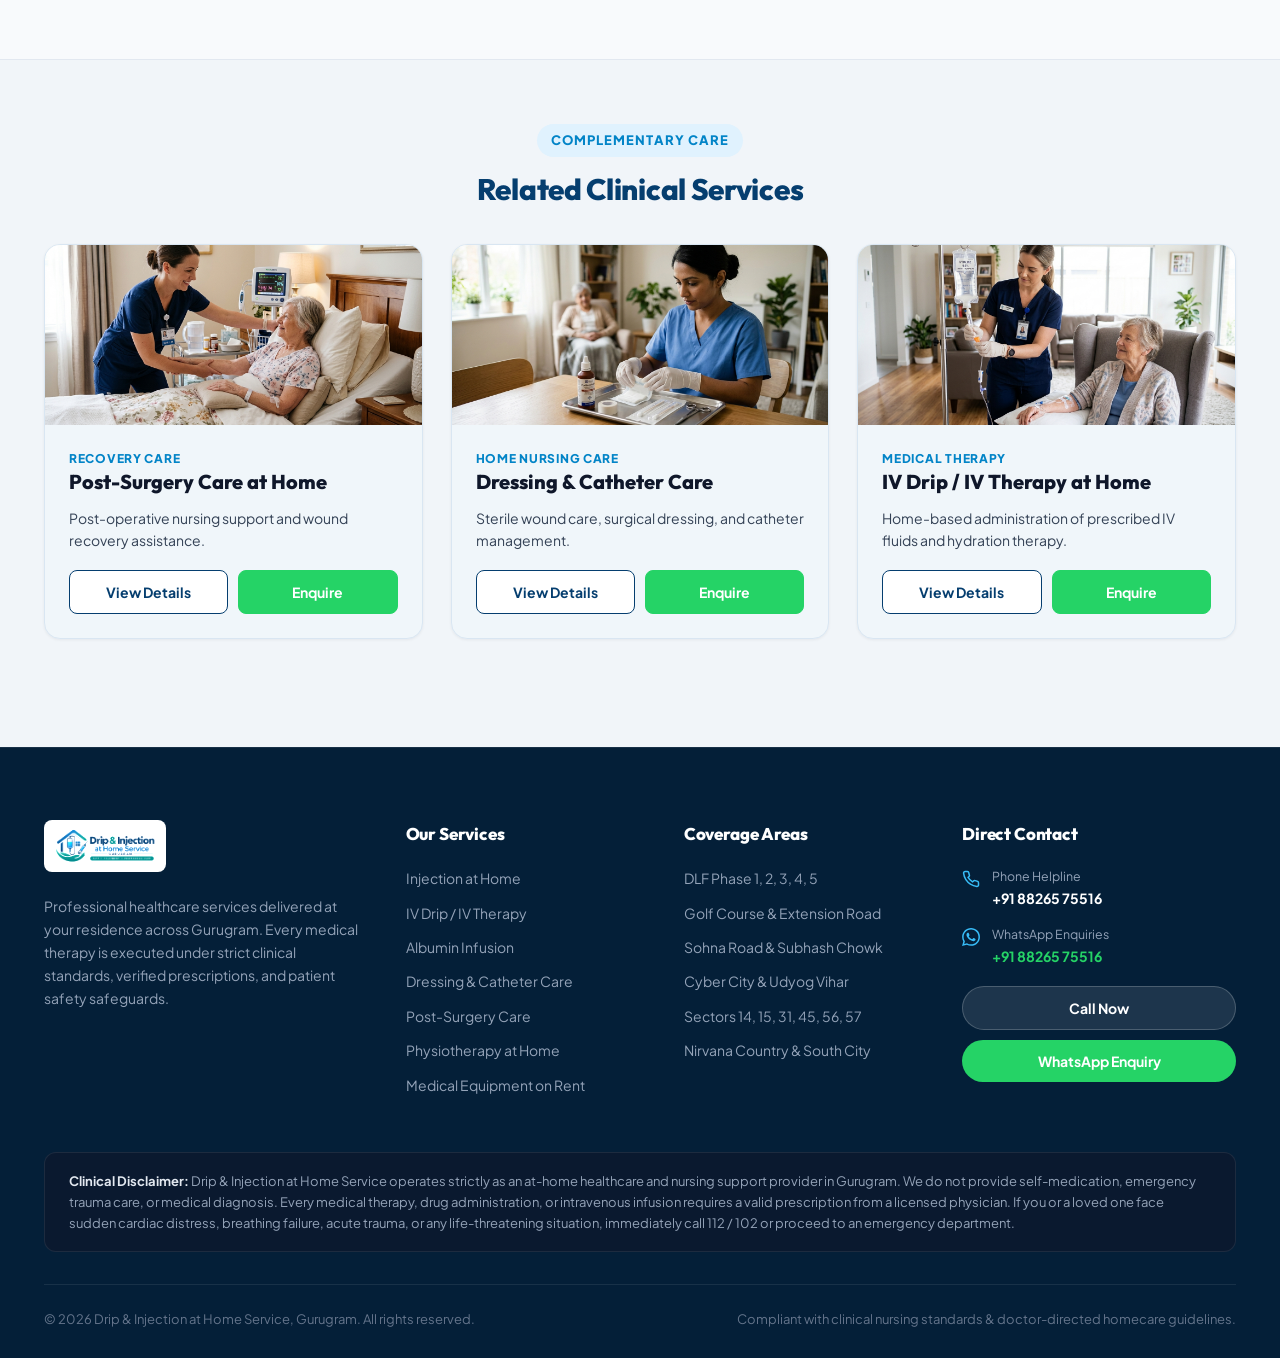
<file: services/medical-equipment-on-rent.html>
<!DOCTYPE html>
<html lang="en">
<head>
  <meta charset="UTF-8">
  <meta name="viewport" content="width=device-width, initial-scale=1.0">
  <title>Medical Equipment on Rent in Gurugram | Hospital Beds, Wheelchairs &amp; Oxygen</title>
  <meta name="description" content="Enquiries for sanitized medical equipment on rent in Gurugram. Hospital beds, manual &amp; motorized wheelchairs, oxygen concentrators, and IV stands upon confirmation.">
  <link rel="stylesheet" href="../css/style.css">
</head>
<body>

  <!-- Top Clinical Notice Bar -->
  <aside class="top-notice-bar" aria-label="Clinical Protocol & Emergency Guidance">
    <div class="container top-notice-inner">
      <div class="notice-text">
        <span class="notice-badge" style="background-color: rgba(2, 132, 199, 0.3); color: #7dd3fc; border-color: rgba(2, 132, 199, 0.4);">Equipment Enquiry</span>
        <span>Equipment stock availability &amp; delivery timelines confirmed individually upon enquiry.</span>
      </div>
      <div class="top-notice-contact">
        <a href="tel:+918826575516" class="top-link">
          <svg width="14" height="14" viewBox="0 0 24 24" fill="none" stroke="currentColor" stroke-width="2"><path d="M22 16.92v3a2 2 0 0 1-2.18 2 19.79 19.79 0 0 1-8.63-3.07 19.5 19.5 0 0 1-6-6 19.79 19.79 0 0 1-3.07-8.67A2 2 0 0 1 4.11 2h3a2 2 0 0 1 2 1.72 12.84 12.84 0 0 0 .7 2.81 2 2 0 0 1-.45 2.11L8.09 9.91a16 16 0 0 0 6 6l1.27-1.27a2 2 0 0 1 2.11-.45 12.84 12.84 0 0 0 2.81.7A2 2 0 0 1 22 16.92z"/></svg>
          +91 88265 75516
        </a>
        <span style="color: rgba(255,255,255,0.3);">|</span>
        <span>Gurugram, Haryana</span>
      </div>
    </div>
  </aside>

  <!-- Main Navigation Header -->
  <header class="site-header">
    <div class="container header-inner">
      <a href="../index.html" class="logo-brand" aria-label="Drip & Injection at Home Service Homepage">
        <img src="../logo.png" alt="Drip &amp; Injection at Home Service Gurugram Logo" class="site-logo" width="180" height="50">
      </a>

            <!-- Desktop Navigation Menu (Exactly 5 Items in Order) -->
      <nav class="nav-menu" aria-label="Main Navigation">
        <a href="../index.html" class="nav-link">Home</a>
        <a href="../about.html" class="nav-link">About</a>
        
        <div class="nav-item-dropdown">
          <a href="javascript:void(0)" class="nav-link active" id="servicesDropdownTrigger" aria-expanded="false" aria-haspopup="true">
            Our Services
            <svg class="dropdown-icon" viewBox="0 0 24 24" fill="none" stroke="currentColor" stroke-width="2.5"><path d="M6 9l6 6 6-6"/></svg>
          </a>
          <div class="services-dropdown" role="menu" aria-label="Services Catalog">
            <a href="injection-at-home.html" class="dropdown-item" role="menuitem">
              <div class="dropdown-item-icon">
                <svg viewBox="0 0 24 24" fill="none" stroke="currentColor"><path d="m18 2 4 4"/><path d="m17 7 3-3"/><path d="M19 9 8.7 19.3c-1 1-2.5 1-3.4 0l-.6-.6c-1-1-1-2.5 0-3.4L15 5"/><path d="m9 11 4 4"/><path d="m5 19-3 3"/><path d="m14 4 6 6"/></svg>
              </div>
              <div>
                <div class="dropdown-item-title">Injection at Home</div>
                <div class="dropdown-item-category">At-Home Service</div>
              </div>
            </a>
            <a href="iv-drip-at-home.html" class="dropdown-item" role="menuitem">
              <div class="dropdown-item-icon">
                <svg viewBox="0 0 24 24" fill="none" stroke="currentColor"><path d="M12 2v6"/><path d="M9 4h6"/><path d="M6 8h12a2 2 0 0 1 2 2v9a3 3 0 0 1-3 3H7a3 3 0 0 1-3-3v-9a2 2 0 0 1 2-2Z"/><path d="M10 13h4"/></svg>
              </div>
              <div>
                <div class="dropdown-item-title">IV Drip / IV Therapy at Home</div>
                <div class="dropdown-item-category">Medical Therapy</div>
              </div>
            </a>
            <a href="albumin-infusion-at-home.html" class="dropdown-item" role="menuitem">
              <div class="dropdown-item-icon">
                <svg viewBox="0 0 24 24" fill="none" stroke="currentColor"><circle cx="12" cy="12" r="10"/><path d="m9 12 2 2 4-4"/></svg>
              </div>
              <div>
                <div class="dropdown-item-title">Albumin Infusion at Home</div>
                <div class="dropdown-item-category">Specialized Infusion Therapy</div>
              </div>
            </a>
            <a href="dressing-and-catheter-care.html" class="dropdown-item" role="menuitem">
              <div class="dropdown-item-icon">
                <svg viewBox="0 0 24 24" fill="none" stroke="currentColor"><rect width="18" height="18" x="3" y="3" rx="2"/><path d="M8 12h8"/><path d="M12 8v8"/></svg>
              </div>
              <div>
                <div class="dropdown-item-title">Dressing and Catheter Care</div>
                <div class="dropdown-item-category">Home Nursing Care</div>
              </div>
            </a>
            <a href="post-surgery-care.html" class="dropdown-item" role="menuitem">
              <div class="dropdown-item-icon">
                <svg viewBox="0 0 24 24" fill="none" stroke="currentColor"><path d="M19 14c1.49-1.46 3-3.21 3-5.5A5.5 5.5 0 0 0 16.5 3c-1.76 0-3 .5-4.5 2-1.5-1.5-2.74-2-4.5-2A5.5 5.5 0 0 0 2 8.5c0 2.3 1.5 4.05 3 5.5l7 7Z"/></svg>
              </div>
              <div>
                <div class="dropdown-item-title">Post-Surgery Care at Home</div>
                <div class="dropdown-item-category">Recovery Care</div>
              </div>
            </a>
            <a href="physiotherapy-at-home.html" class="dropdown-item" role="menuitem">
              <div class="dropdown-item-icon">
                <svg viewBox="0 0 24 24" fill="none" stroke="currentColor"><path d="M4 19.5v-15A2.5 2.5 0 0 1 6.5 2H20v20H6.5a2.5 2.5 0 0 1-2.5-2.5Z"/><path d="M6 6h10"/><path d="M6 10h10"/></svg>
              </div>
              <div>
                <div class="dropdown-item-title">Physiotherapy at Home</div>
                <div class="dropdown-item-category">Rehabilitation Therapy</div>
              </div>
            </a>
            <a href="medical-equipment-on-rent.html" class="dropdown-item" role="menuitem">
              <div class="dropdown-item-icon">
                <svg viewBox="0 0 24 24" fill="none" stroke="currentColor"><rect width="16" height="12" x="4" y="8" rx="2"/><path d="M4 12h16"/><path d="M12 4v4"/></svg>
              </div>
              <div>
                <div class="dropdown-item-title">Medical Equipment on Rent</div>
                <div class="dropdown-item-category">Medical Equipment Rental</div>
              </div>
            </a>
          </div>
        </div>

        <a href="../gallery.html" class="nav-link">Gallery</a>
        <a href="../contact.html" class="nav-link">Contact Us</a>
      </nav>

      <!-- Action Buttons -->
      <div class="header-actions">
        <a href="tel:+918826575516" class="btn-header-call" title="Call Now">
          <svg width="16" height="16" viewBox="0 0 24 24" fill="none" stroke="currentColor" stroke-width="2.5"><path d="M22 16.92v3a2 2 0 0 1-2.18 2 19.79 19.79 0 0 1-8.63-3.07 19.5 19.5 0 0 1-6-6 19.79 19.79 0 0 1-3.07-8.67A2 2 0 0 1 4.11 2h3a2 2 0 0 1 2 1.72 12.84 12.84 0 0 0 .7 2.81 2 2 0 0 1-.45 2.11L8.09 9.91a16 16 0 0 0 6 6l1.27-1.27a2 2 0 0 1 2.11-.45 12.84 12.84 0 0 0 2.81.7A2 2 0 0 1 22 16.92z"/></svg>
          Call Now
        </a>
        <a href="https://wa.me/918826575516?text=Hello%2C%20I%20would%20like%20to%20enquire%20about%20Medical%20Equipment%20on%20Rent%20in%20Gurugram." target="_blank" rel="noopener noreferrer" class="btn-header-whatsapp" title="WhatsApp Enquiry">
          WhatsApp
        </a>
      </div>

      <!-- Mobile Hamburger Button -->
      <button class="mobile-nav-toggle" id="mobileNavToggle" aria-label="Open Navigation Menu">
        <svg viewBox="0 0 24 24" fill="none" stroke="currentColor" stroke-width="2.5"><path d="M4 6h16M4 12h16M4 18h16"/></svg>
      </button>
    </div>
  </header>

  <!-- Mobile Drawer Overlay & Menu -->
  <div class="mobile-drawer-overlay" id="mobileOverlay"></div>
  <div class="mobile-drawer" id="mobileDrawer" role="dialog" aria-modal="true" aria-label="Mobile Navigation">
    <div class="mobile-drawer-header">
      <img src="../logo.png" alt="Drip &amp; Injection at Home Service" style="height: 42px; width: auto;">
      <button class="mobile-drawer-close" id="mobileNavClose" aria-label="Close Navigation Menu">
        <svg width="24" height="24" viewBox="0 0 24 24" fill="none" stroke="currentColor" stroke-width="2.5"><path d="M18 6L6 18M6 6l12 12"/></svg>
      </button>
    </div>

        <div class="mobile-nav-links">
      <a href="../index.html" class="mobile-nav-link">Home</a>
      <a href="../about.html" class="mobile-nav-link">About</a>
      
      <div class="mobile-submenu-item">
        <button class="mobile-submenu-toggle" id="mobileServicesToggle" aria-expanded="false" type="button">
          <span>Our Services</span>
          <svg class="dropdown-icon" width="16" height="16" viewBox="0 0 24 24" fill="none" stroke="currentColor" stroke-width="2.5"><path d="M6 9l6 6 6-6"/></svg>
        </button>
        <div class="mobile-services-list" id="mobileServicesMenu">
          <a href="injection-at-home.html" class="mobile-services-item">Injection at Home</a>
          <a href="iv-drip-at-home.html" class="mobile-services-item">IV Drip / IV Therapy at Home</a>
          <a href="albumin-infusion-at-home.html" class="mobile-services-item">Albumin Infusion at Home</a>
          <a href="dressing-and-catheter-care.html" class="mobile-services-item">Dressing and Catheter Care</a>
          <a href="post-surgery-care.html" class="mobile-services-item">Post-Surgery Care at Home</a>
          <a href="physiotherapy-at-home.html" class="mobile-services-item">Physiotherapy at Home</a>
          <a href="medical-equipment-on-rent.html" class="mobile-services-item">Medical Equipment on Rent</a>
        </div>
      </div>

      <a href="../gallery.html" class="mobile-nav-link">Gallery</a>
      <a href="../contact.html" class="mobile-nav-link">Contact Us</a>
    </div>

<div class="mobile-drawer-actions">
      <a href="tel:+918826575516" class="btn-secondary-phone" style="width: 100%; justify-content: center;">
        <svg width="18" height="18" viewBox="0 0 24 24" fill="none" stroke="currentColor" stroke-width="2"><path d="M22 16.92v3a2 2 0 0 1-2.18 2 19.79 19.79 0 0 1-8.63-3.07 19.5 19.5 0 0 1-6-6 19.79 19.79 0 0 1-3.07-8.67A2 2 0 0 1 4.11 2h3a2 2 0 0 1 2 1.72 12.84 12.84 0 0 0 .7 2.81 2 2 0 0 1-.45 2.11L8.09 9.91a16 16 0 0 0 6 6l1.27-1.27a2 2 0 0 1 2.11-.45 12.84 12.84 0 0 0 2.81.7A2 2 0 0 1 22 16.92z"/></svg>
        Call +91 88265 75516
      </a>
      <a href="https://wa.me/918826575516?text=Hello%2C%20I%20would%20like%20to%20enquire%20about%20Medical%20Equipment%20on%20Rent%20in%20Gurugram." target="_blank" rel="noopener noreferrer" class="btn-primary-whatsapp" style="width: 100%; justify-content: center;">
        WhatsApp Enquiry
      </a>
    </div>
  </div>

  <!-- Breadcrumb & Service Hero -->
  <section class="page-hero">
    <div class="container">
      <nav class="breadcrumb-nav" aria-label="Breadcrumb">
        <a href="../index.html">Home</a>
        <span class="breadcrumb-separator">/</span>
        <a href="../index.html#services-catalog">Services</a>
        <span class="breadcrumb-separator">/</span>
        <span>Medical Equipment on Rent</span>
      </nav>

      <div class="page-hero-grid">
        <div>
          <span class="page-category-tag">MEDICAL EQUIPMENT RENTAL</span>
          <h1 class="page-h1">Medical Equipment on Rent in Gurugram | Homecare Rental Enquiries</h1>
          <p class="page-lead">
            Enquiries for renting available medical equipment for home care, such as hospital beds, wheelchairs, oxygen concentrators and other equipment confirmed by the business.
          </p>

          <div class="page-cta-group">
            <a href="https://wa.me/918826575516?text=Hello%2C%20I%20would%20like%20to%20enquire%20about%20Medical%20Equipment%20on%20Rent%20in%20Gurugram." target="_blank" rel="noopener noreferrer" class="btn-primary-whatsapp">
              <svg width="20" height="20" viewBox="0 0 24 24" fill="currentColor"><path d="M.057 24l1.687-6.163c-1.041-1.804-1.588-3.849-1.587-5.946.003-6.556 5.338-11.891 11.893-11.891 3.181.001 6.167 1.24 8.413 3.488 2.245 2.248 3.481 5.236 3.48 8.414-.003 6.557-5.338 11.892-11.893 11.892-1.99-.001-3.951-.5-5.688-1.448l-6.305 1.654zm6.597-3.807c1.676.995 3.276 1.591 5.392 1.592 5.448 0 9.886-4.434 9.889-9.885.002-5.462-4.415-9.89-9.881-9.892-5.452 0-9.887 4.434-9.889 9.884-.001 2.225.651 3.891 1.746 5.634l-.999 3.648 3.742-.981zm11.387-5.464c-.074-.124-.272-.198-.57-.347-.297-.149-1.758-.868-2.031-.967-.272-.099-.47-.149-.669.149-.198.297-.768.967-.941 1.165-.173.198-.347.223-.644.074-.297-.149-1.255-.462-2.39-1.475-.883-.788-1.48-1.761-1.653-2.059-.173-.297-.018-.458.13-.606.134-.133.297-.347.446-.521.151-.172.2-.296.3-.495.099-.198.05-.372-.025-.521-.075-.148-.669-1.611-.916-2.206-.242-.579-.487-.501-.669-.51l-.57-.01c-.198 0-.52.074-.792.372s-1.04 1.016-1.04 2.479 1.065 2.876 1.213 3.074c.149.198 2.095 3.2 5.076 4.487.709.306 1.263.489 1.694.626.712.226 1.36.194 1.872.118.571-.085 1.758-.719 2.006-1.413.248-.695.248-1.29.173-1.414z"/></svg>
              Enquire on WhatsApp
            </a>
            <a href="tel:+918826575516" class="btn-secondary-phone">
              <svg width="20" height="20" viewBox="0 0 24 24" fill="none" stroke="currentColor" stroke-width="2.5"><path d="M22 16.92v3a2 2 0 0 1-2.18 2 19.79 19.79 0 0 1-8.63-3.07 19.5 19.5 0 0 1-6-6 19.79 19.79 0 0 1-3.07-8.67A2 2 0 0 1 4.11 2h3a2 2 0 0 1 2 1.72 12.84 12.84 0 0 0 .7 2.81 2 2 0 0 1-.45 2.11L8.09 9.91a16 16 0 0 0 6 6l1.27-1.27a2 2 0 0 1 2.11-.45 12.84 12.84 0 0 0 2.81.7A2 2 0 0 1 22 16.92z"/></svg>
              Call +91 88265 75516
            </a>
          </div>
        </div>

        <div class="page-hero-image-wrap">
          <img src="../images/services/medical-equipment.jpg" alt="Home medical equipment showcase: hospital beds, wheelchairs, oxygen concentrators" class="page-hero-img" width="560" height="360">
        </div>
      </div>
    </div>
  </section>

  <!-- Detailed Service Content Section -->
  <main class="service-detail-section">
    <div class="container">
      <div class="service-content-grid">
        
        <!-- Main Column -->
        <div class="service-main-content">

          <!-- Important Stock & Device Disclaimer -->
          <div class="alert-specialized-warning" style="background-color: #f0f9ff; border-color: #bae6fd; border-left-color: var(--blue-accent);">
            <h3 style="color: #0369a1; font-size: 1.15rem; margin-bottom: 8px; display: flex; align-items: center; gap: 8px;">
              <svg width="22" height="22" viewBox="0 0 24 24" fill="none" stroke="currentColor" stroke-width="2"><circle cx="12" cy="12" r="10"/><line x1="12" y1="16" x2="12" y2="12"/><line x1="12" y1="8" x2="12.01" y2="8"/></svg>
              Enquiry Notice: Stock Confirmation &amp; Clinical Suitability
            </h3>
            <p style="font-size: 0.95rem; color: #0c4a6e; line-height: 1.6;">
              Equipment availability is confirmed on request by our logistics desk. We do not make unsupported claims regarding device suitability or guarantee continuous instantaneous stock without checking current inventory. For respiratory devices (such as oxygen concentrators or BiPAP/CPAP), rental is strictly governed by your treating doctor's clinical prescription specifying flow rates (L/min) and operational parameters.
            </p>
          </div>

          <!-- Overview -->
          <section class="content-block">
            <h2 class="content-block-title">
              <svg class="content-block-title-icon" viewBox="0 0 24 24" fill="none" stroke="currentColor" stroke-width="2"><rect width="16" height="12" x="4" y="8" rx="2"/><path d="M4 12h16"/><path d="M12 4v4"/></svg>
              Detailed Service Overview
            </h2>
            <p class="content-text">
              Recovering at home after extensive surgery, prolonged hospitalization, stroke, or frailty requires specialized supportive infrastructure. Purchasing heavy medical equipment outright is often financially burdensome for temporary recovery periods lasting a few weeks to months.
            </p>
            <p class="content-text">
              We facilitate rental enquiries for well-maintained, sanitized home medical equipment across Gurugram sectors. Each piece of equipment is mechanically inspected, deep cleaned with hospital-grade disinfectant, and delivered with operational guidance for family members and caregivers.
            </p>
          </section>

          <!-- Equipment Catalog Available for Enquiry -->
          <section class="content-block">
            <h2 class="content-block-title">
              <svg class="content-block-title-icon" viewBox="0 0 24 24" fill="none" stroke="currentColor" stroke-width="2"><path d="M14 2H6a2 2 0 0 0-2 2v16a2 2 0 0 0 2 2h12a2 2 0 0 0 2-2V8z"/><path d="M14 2v6h6"/></svg>
              Equipment Available for Rental Enquiry
            </h2>

            <div style="display: grid; grid-template-columns: 1fr 1fr; gap: 20px; margin-top: 14px;">
              <div style="background-color: var(--bg-card); padding: 20px; border-radius: var(--radius-md); border: 1px solid var(--border-card);">
                <strong style="color: var(--navy-primary); font-size: 1rem; display: block; margin-bottom: 6px;">Hospital Beds (Manual &amp; Motorized)</strong>
                <p style="font-size: 0.875rem; color: var(--text-body); line-height: 1.5; margin-bottom: 10px;">
                  1-function, 2-function, and motorized 3-function ICU-style beds featuring backrest elevation, knee elevation, collapsible safety railings, and IV pole attachments.
                </p>
                <span class="equipment-pill" style="font-size: 0.725rem;">Availability Confirmed on Request</span>
              </div>

              <div style="background-color: var(--bg-card); padding: 20px; border-radius: var(--radius-md); border: 1px solid var(--border-card);">
                <strong style="color: var(--navy-primary); font-size: 1rem; display: block; margin-bottom: 6px;">Wheelchairs (Standard &amp; Reclining)</strong>
                <p style="font-size: 0.875rem; color: var(--text-body); line-height: 1.5; margin-bottom: 10px;">
                  Foldable lightweight self-propelled wheelchairs, transport chairs, and commode wheelchairs with brakes and footrests.
                </p>
                <span class="equipment-pill" style="font-size: 0.725rem;">Availability Confirmed on Request</span>
              </div>

              <div style="background-color: var(--bg-card); padding: 20px; border-radius: var(--radius-md); border: 1px solid var(--border-card);">
                <strong style="color: var(--navy-primary); font-size: 1rem; display: block; margin-bottom: 6px;">Oxygen Concentrators (5L / 10L)</strong>
                <p style="font-size: 0.875rem; color: var(--text-body); line-height: 1.5; margin-bottom: 10px;">
                  Medical-grade stationary oxygen concentrators delivering continuous oxygen flow. Subject strictly to doctor prescription and stock verification.
                </p>
                <span class="equipment-pill" style="font-size: 0.725rem;">Prescription Strictly Required</span>
              </div>

              <div style="background-color: var(--bg-card); padding: 20px; border-radius: var(--radius-md); border: 1px solid var(--border-card);">
                <strong style="color: var(--navy-primary); font-size: 1rem; display: block; margin-bottom: 6px;">Air Mattresses &amp; Mobility Aids</strong>
                <p style="font-size: 0.875rem; color: var(--text-body); line-height: 1.5; margin-bottom: 10px;">
                  Alternating pressure bubble ripple mattresses with silent air compressors for bedsore prevention, walker frames, and portable IV drip poles.
                </p>
                <span class="equipment-pill" style="font-size: 0.725rem;">Availability Confirmed on Request</span>
              </div>
            </div>
          </section>

          <!-- Applicable Requirements & Clinical Caution -->
          <section class="content-block">
            <h2 class="content-block-title">
              <svg class="content-block-title-icon" viewBox="0 0 24 24" fill="none" stroke="currentColor" stroke-width="2"><path d="M12 22s8-4 8-10V5l-8-3-8 3v7c0 6 8 10 8 10z"/></svg>
              Rental Guidelines &amp; Clinical Safety Safeguards
            </h2>

            <ul class="checklist">
              <li class="checklist-item">
                <svg class="checklist-icon" viewBox="0 0 24 24" fill="none" stroke="currentColor"><path d="M20 6 9 17l-5-5"/></svg>
                <span><strong>Respiratory Devices Require Prescription:</strong> Oxygen concentrators and positive airway pressure devices require a clinician's order stating the required liters/minute and target SpO2 levels.</span>
              </li>
              <li class="checklist-item">
                <svg class="checklist-icon" viewBox="0 0 24 24" fill="none" stroke="currentColor"><path d="M20 6 9 17l-5-5"/></svg>
                <span><strong>Multi-Stage Sanitization:</strong> All returned equipment undergoes rigorous antibacterial disinfection and mechanical load testing before re-rental.</span>
              </li>
              <li class="checklist-item">
                <svg class="checklist-icon" viewBox="0 0 24 24" fill="none" stroke="currentColor"><path d="M20 6 9 17l-5-5"/></svg>
                <span><strong>No Stock Guarantees:</strong> Stock levels fluctuate daily. Delivery schedules and model availability are confirmed at the time of your WhatsApp or telephone enquiry.</span>
              </li>
              <li class="checklist-item">
                <svg class="checklist-icon" viewBox="0 0 24 24" fill="none" stroke="currentColor"><path d="M20 6 9 17l-5-5"/></svg>
                <span><strong>Electrical Stability Notice:</strong> For motorized beds and oxygen concentrators, households must ensure standard grounded electrical outlets and inverter backup support.</span>
              </li>
            </ul>
          </section>

          <!-- What Patients Should Know Before Enquiring -->
          <section class="content-block">
            <h2 class="content-block-title">
              <svg class="content-block-title-icon" viewBox="0 0 24 24" fill="none" stroke="currentColor" stroke-width="2"><circle cx="12" cy="12" r="10"/><path d="M12 16v-4"/><path d="M12 8h.01"/></svg>
              What Patients Should Know Before Enquiring
            </h2>
            <ul class="checklist">
              <li class="checklist-item">
                <svg class="checklist-icon" viewBox="0 0 24 24" fill="none" stroke="currentColor"><path d="M20 6 9 17l-5-5"/></svg>
                <span><strong>Measure Doorways &amp; Room Space:</strong> For motorized hospital beds, ensure stairwell, elevator, and room entry widths allow delivery clearance.</span>
              </li>
              <li class="checklist-item">
                <svg class="checklist-icon" viewBox="0 0 24 24" fill="none" stroke="currentColor"><path d="M20 6 9 17l-5-5"/></svg>
                <span><strong>Confirm Rental Duration:</strong> Equipment is typically rented on flexible monthly or multi-week cycles.</span>
              </li>
              <li class="checklist-item">
                <svg class="checklist-icon" viewBox="0 0 24 24" fill="none" stroke="currentColor"><path d="M20 6 9 17l-5-5"/></svg>
                <span><strong>Security Deposit &amp; ID Proof:</strong> Standard government identity proof and a refundable security deposit are verified at time of delivery.</span>
              </li>
            </ul>
          </section>

          <!-- FAQs -->
          <section class="content-block" id="faqs">
            <h2 class="content-block-title">
              <svg class="content-block-title-icon" viewBox="0 0 24 24" fill="none" stroke="currentColor" stroke-width="2"><path d="M9 18l6-6-6-6"/></svg>
              Frequently Asked Questions
            </h2>
            <div class="faq-accordion">
              <div class="faq-item active">
                <button class="faq-question" type="button">
                  <span>Is equipment currently in stock right now?</span>
                  <svg class="faq-toggle-icon" viewBox="0 0 24 24" fill="none" stroke="currentColor" stroke-width="2"><path d="M6 9l6 6 6-6"/></svg>
                </button>
                <div class="faq-answer">
                  <p>Inventory varies continuously based on ongoing rentals and maintenance turnarounds. We encourage contacting our Gurugram desk on WhatsApp with your exact equipment requirement to confirm immediate availability.</p>
                </div>
              </div>

              <div class="faq-item">
                <button class="faq-question" type="button">
                  <span>How is the equipment sanitized before delivery?</span>
                  <svg class="faq-toggle-icon" viewBox="0 0 24 24" fill="none" stroke="currentColor" stroke-width="2"><path d="M6 9l6 6 6-6"/></svg>
                </button>
                <div class="faq-answer">
                  <p>All rental units undergo multi-step sanitization using certified hospital-grade surface disinfectants. Filter components and tubing on respiratory units are renewed prior to dispatch.</p>
                </div>
              </div>

              <div class="faq-item">
                <button class="faq-question" type="button">
                  <span>Do you deliver and install the hospital bed?</span>
                  <svg class="faq-toggle-icon" viewBox="0 0 24 24" fill="none" stroke="currentColor" stroke-width="2"><path d="M6 9l6 6 6-6"/></svg>
                </button>
                <div class="faq-answer">
                  <p>Yes. Our logistics team delivers, assembles, and tests the functions of hospital beds and other heavy medical equipment at your Gurugram residence, demonstrating controller operation to the family.</p>
                </div>
              </div>

              <div class="faq-item">
                <button class="faq-question" type="button">
                  <span>Can an oxygen concentrator replace emergency oxygen cylinders?</span>
                  <svg class="faq-toggle-icon" viewBox="0 0 24 24" fill="none" stroke="currentColor" stroke-width="2"><path d="M6 9l6 6 6-6"/></svg>
                </button>
                <div class="faq-answer">
                  <p>An oxygen concentrator is an electrically powered machine for stable supplemental oxygen therapy. For critical oxygen-dependent patients, doctors recommend having a backup pressurized oxygen cylinder on standby in case of electrical power failure.</p>
                </div>
              </div>
            </div>
          </section>

        </div>

        <!-- Sticky Sidebar -->
        <aside class="service-sidebar">
          <div class="sidebar-enquiry-card">
            <h3 class="sidebar-title">Enquire for Equipment Rental</h3>
            <p class="sidebar-desc">
              Message our Gurugram logistics team to check stock availability, rental rates, and delivery times for medical equipment.
            </p>

            <a href="https://wa.me/918826575516?text=Hello%2C%20I%20would%20like%20to%20enquire%20about%20Medical%20Equipment%20on%20Rent%20in%20Gurugram." target="_blank" rel="noopener noreferrer" class="sidebar-btn-whatsapp">
              <svg width="20" height="20" viewBox="0 0 24 24" fill="currentColor"><path d="M.057 24l1.687-6.163c-1.041-1.804-1.588-3.849-1.587-5.946.003-6.556 5.338-11.891 11.893-11.891 3.181.001 6.167 1.24 8.413 3.488 2.245 2.248 3.481 5.236 3.48 8.414-.003 6.557-5.338 11.892-11.893 11.892-1.99-.001-3.951-.5-5.688-1.448l-6.305 1.654zm6.597-3.807c1.676.995 3.276 1.591 5.392 1.592 5.448 0 9.886-4.434 9.889-9.885.002-5.462-4.415-9.89-9.881-9.892-5.452 0-9.887 4.434-9.889 9.884-.001 2.225.651 3.891 1.746 5.634l-.999 3.648 3.742-.981zm11.387-5.464c-.074-.124-.272-.198-.57-.347-.297-.149-1.758-.868-2.031-.967-.272-.099-.47-.149-.669.149-.198.297-.768.967-.941 1.165-.173.198-.347.223-.644.074-.297-.149-1.255-.462-2.39-1.475-.883-.788-1.48-1.761-1.653-2.059-.173-.297-.018-.458.13-.606.134-.133.297-.347.446-.521.151-.172.2-.296.3-.495.099-.198.05-.372-.025-.521-.075-.148-.669-1.611-.916-2.206-.242-.579-.487-.501-.669-.51l-.57-.01c-.198 0-.52.074-.792.372s-1.04 1.016-1.04 2.479 1.065 2.876 1.213 3.074c.149.198 2.095 3.2 5.076 4.487.709.306 1.263.489 1.694.626.712.226 1.36.194 1.872.118.571-.085 1.758-.719 2.006-1.413.248-.695.248-1.29.173-1.414z"/></svg>
              WhatsApp Enquiry
            </a>

            <a href="tel:+918826575516" class="sidebar-btn-call">
              <svg width="18" height="18" viewBox="0 0 24 24" fill="none" stroke="currentColor" stroke-width="2"><path d="M22 16.92v3a2 2 0 0 1-2.18 2 19.79 19.79 0 0 1-8.63-3.07 19.5 19.5 0 0 1-6-6 19.79 19.79 0 0 1-3.07-8.67A2 2 0 0 1 4.11 2h3a2 2 0 0 1 2 1.72 12.84 12.84 0 0 0 .7 2.81 2 2 0 0 1-.45 2.11L8.09 9.91a16 16 0 0 0 6 6l1.27-1.27a2 2 0 0 1 2.11-.45 12.84 12.84 0 0 0 2.81.7A2 2 0 0 1 22 16.92z"/></svg>
              Call: +91 88265 75516
            </a>
          </div>

          <div class="sidebar-status-box" data-status="enquiry-confirmed">
            <div class="sidebar-status-heading">Inventory Policy</div>
            <div class="sidebar-status-value" style="color: #0284c7;">
              <span style="width: 8px; height: 8px; border-radius: 50%; background-color: #0284c7; display: inline-block;"></span>
              Stock Confirmed Upon Enquiry
            </div>
            <p class="sidebar-status-note">
              No unsupported claims regarding equipment in stock. Availability, model specifications, and transport charges confirmed prior to dispatch.
            </p>
          </div>
        </aside>

      </div>
    </div>
  </main>

  <!-- Related Services -->
  <section class="related-services-section">
    <div class="container">
      <div class="section-header" style="margin-bottom: 36px;">
        <span class="section-tag">Complementary Care</span>
        <h2 class="section-title" style="font-size: 1.85rem;">Related Clinical Services</h2>
      </div>

      <div class="services-grid" style="grid-template-columns: repeat(3, 1fr);">
        <article class="service-card">
          <div class="service-card-media" style="height: 180px;">
            <img src="../images/services/post-surgery.jpg" alt="Post surgery care" class="service-card-img" loading="lazy">
          </div>
          <div class="service-card-body">
            <span class="service-category-label">RECOVERY CARE</span>
            <h3 class="service-card-title"><a href="post-surgery-care.html">Post-Surgery Care at Home</a></h3>
            <p class="service-card-description" style="font-size: 0.875rem;">Post-operative nursing support and wound recovery assistance.</p>
            <div class="service-card-actions" style="margin-top: auto;">
              <a href="post-surgery-care.html" class="btn-card-details">View Details</a>
              <a href="https://wa.me/918826575516?text=Hello%2C%20I%20would%20like%20to%20enquire%20about%20Post-Surgery%20Care%20at%20Home%20in%20Gurugram." target="_blank" rel="noopener noreferrer" class="btn-card-contact">Enquire</a>
            </div>
          </div>
        </article>

        <article class="service-card">
          <div class="service-card-media" style="height: 180px;">
            <img src="../images/services/dressing-catheter.jpg" alt="Dressing and catheter care" class="service-card-img" loading="lazy">
          </div>
          <div class="service-card-body">
            <span class="service-category-label">HOME NURSING CARE</span>
            <h3 class="service-card-title"><a href="dressing-and-catheter-care.html">Dressing &amp; Catheter Care</a></h3>
            <p class="service-card-description" style="font-size: 0.875rem;">Sterile wound care, surgical dressing, and catheter management.</p>
            <div class="service-card-actions" style="margin-top: auto;">
              <a href="dressing-and-catheter-care.html" class="btn-card-details">View Details</a>
              <a href="https://wa.me/918826575516?text=Hello%2C%20I%20would%20like%20to%20enquire%20about%20Dressing%20and%20Catheter%20Care%20at%20Home%20in%20Gurugram." target="_blank" rel="noopener noreferrer" class="btn-card-contact">Enquire</a>
            </div>
          </div>
        </article>

        <article class="service-card">
          <div class="service-card-media" style="height: 180px;">
            <img src="../images/services/iv-drip.jpg" alt="IV Drip at home" class="service-card-img" loading="lazy">
          </div>
          <div class="service-card-body">
            <span class="service-category-label">MEDICAL THERAPY</span>
            <h3 class="service-card-title"><a href="iv-drip-at-home.html">IV Drip / IV Therapy at Home</a></h3>
            <p class="service-card-description" style="font-size: 0.875rem;">Home-based administration of prescribed IV fluids and hydration therapy.</p>
            <div class="service-card-actions" style="margin-top: auto;">
              <a href="iv-drip-at-home.html" class="btn-card-details">View Details</a>
              <a href="https://wa.me/918826575516?text=Hello%2C%20I%20would%20like%20to%20enquire%20about%20IV%20Drip%20at%20Home%20in%20Gurugram." target="_blank" rel="noopener noreferrer" class="btn-card-contact">Enquire</a>
            </div>
          </div>
        </article>
      </div>
    </div>
  </section>

  <!-- Shared Website Footer -->
  <footer class="site-footer">
    <div class="container">
      <div class="footer-grid">
        <div class="footer-col-brand">
          <a href="../index.html">
            <img src="../logo.png" alt="Drip &amp; Injection at Home Service Logo" class="footer-logo">
          </a>
          <p class="footer-about">
            Professional healthcare services delivered at your residence across Gurugram. Every medical therapy is executed under strict clinical standards, verified prescriptions, and patient safety safeguards.
          </p>
        </div>

        <div>
          <h4 class="footer-heading">Our Services</h4>
          <div class="footer-links">
            <a href="injection-at-home.html" class="footer-link">Injection at Home</a>
            <a href="iv-drip-at-home.html" class="footer-link">IV Drip / IV Therapy</a>
            <a href="albumin-infusion-at-home.html" class="footer-link">Albumin Infusion</a>
            <a href="dressing-and-catheter-care.html" class="footer-link">Dressing &amp; Catheter Care</a>
            <a href="post-surgery-care.html" class="footer-link">Post-Surgery Care</a>
            <a href="physiotherapy-at-home.html" class="footer-link">Physiotherapy at Home</a>
            <a href="medical-equipment-on-rent.html" class="footer-link">Medical Equipment on Rent</a>
          </div>
        </div>

        <div>
          <h4 class="footer-heading">Coverage Areas</h4>
          <div class="footer-links">
            <span class="footer-link">DLF Phase 1, 2, 3, 4, 5</span>
            <span class="footer-link">Golf Course &amp; Extension Road</span>
            <span class="footer-link">Sohna Road &amp; Subhash Chowk</span>
            <span class="footer-link">Cyber City &amp; Udyog Vihar</span>
            <span class="footer-link">Sectors 14, 15, 31, 45, 56, 57</span>
            <span class="footer-link">Nirvana Country &amp; South City</span>
          </div>
        </div>

        <div>
          <h4 class="footer-heading">Direct Contact</h4>
          <div class="footer-contact-item">
            <svg class="footer-contact-icon" viewBox="0 0 24 24" fill="none" stroke="currentColor" stroke-width="2"><path d="M22 16.92v3a2 2 0 0 1-2.18 2 19.79 19.79 0 0 1-8.63-3.07 19.5 19.5 0 0 1-6-6 19.79 19.79 0 0 1-3.07-8.67A2 2 0 0 1 4.11 2h3a2 2 0 0 1 2 1.72 12.84 12.84 0 0 0 .7 2.81 2 2 0 0 1-.45 2.11L8.09 9.91a16 16 0 0 0 6 6l1.27-1.27a2 2 0 0 1 2.11-.45 12.84 12.84 0 0 0 2.81.7A2 2 0 0 1 22 16.92z"/></svg>
            <div>
              <div style="font-size: 0.775rem; color: #94a3b8;">Phone Helpline</div>
              <a href="tel:+918826575516" style="color: #ffffff; font-weight: 700;">+91 88265 75516</a>
            </div>
          </div>

          <div class="footer-contact-item">
            <svg class="footer-contact-icon" viewBox="0 0 24 24" fill="currentColor"><path d="M.057 24l1.687-6.163c-1.041-1.804-1.588-3.849-1.587-5.946.003-6.556 5.338-11.891 11.893-11.891 3.181.001 6.167 1.24 8.413 3.488 2.245 2.248 3.481 5.236 3.48 8.414-.003 6.557-5.338 11.892-11.893 11.892-1.99-.001-3.951-.5-5.688-1.448l-6.305 1.654zm6.597-3.807c1.676.995 3.276 1.591 5.392 1.592 5.448 0 9.886-4.434 9.889-9.885.002-5.462-4.415-9.89-9.881-9.892-5.452 0-9.887 4.434-9.889 9.884-.001 2.225.651 3.891 1.746 5.634l-.999 3.648 3.742-.981zm11.387-5.464c-.074-.124-.272-.198-.57-.347-.297-.149-1.758-.868-2.031-.967-.272-.099-.47-.149-.669.149-.198.297-.768.967-.941 1.165-.173.198-.347.223-.644.074-.297-.149-1.255-.462-2.39-1.475-.883-.788-1.48-1.761-1.653-2.059-.173-.297-.018-.458.13-.606.134-.133.297-.347.446-.521.151-.172.2-.296.3-.495.099-.198.05-.372-.025-.521-.075-.148-.669-1.611-.916-2.206-.242-.579-.487-.501-.669-.51l-.57-.01c-.198 0-.52.074-.792.372s-1.04 1.016-1.04 2.479 1.065 2.876 1.213 3.074c.149.198 2.095 3.2 5.076 4.487.709.306 1.263.489 1.694.626.712.226 1.36.194 1.872.118.571-.085 1.758-.719 2.006-1.413.248-.695.248-1.29.173-1.414z"/></svg>
            <div>
              <div style="font-size: 0.775rem; color: #94a3b8;">WhatsApp Enquiries</div>
              <a href="https://wa.me/918826575516?text=Hello%2C%20I%20would%20like%20to%20enquire%20about%20Medical%20Equipment%20on%20Rent%20in%20Gurugram." target="_blank" rel="noopener noreferrer" style="color: #25D366; font-weight: 700;">+91 88265 75516</a>
            </div>
          </div>

          <div class="footer-cta-buttons">
            <a href="tel:+918826575516" class="btn-footer-call">Call Now</a>
            <a href="https://wa.me/918826575516?text=Hello%2C%20I%20would%20like%20to%20enquire%20about%20Medical%20Equipment%20on%20Rent%20in%20Gurugram." target="_blank" rel="noopener noreferrer" class="btn-footer-whatsapp">WhatsApp Enquiry</a>
          </div>
        </div>
      </div>

      <!-- Legal & Emergency Notice -->
      <div class="footer-disclaimer-box">
        <strong>Clinical Disclaimer:</strong> Drip &amp; Injection at Home Service operates strictly as an at-home healthcare and nursing support provider in Gurugram. We do not provide self-medication, emergency trauma care, or medical diagnosis. Every medical therapy, drug administration, or intravenous infusion requires a valid prescription from a licensed physician. If you or a loved one face sudden cardiac distress, breathing failure, acute trauma, or any life-threatening situation, immediately call 112 / 102 or proceed to an emergency department.
      </div>

      <div class="footer-bottom">
        <div>&copy; 2026 Drip &amp; Injection at Home Service, Gurugram. All rights reserved.</div>
        <div>Compliant with clinical nursing standards &amp; doctor-directed homecare guidelines.</div>
      </div>
    </div>
  </footer>

  <script src="../js/main.js"></script>
</body>
</html>
</file>
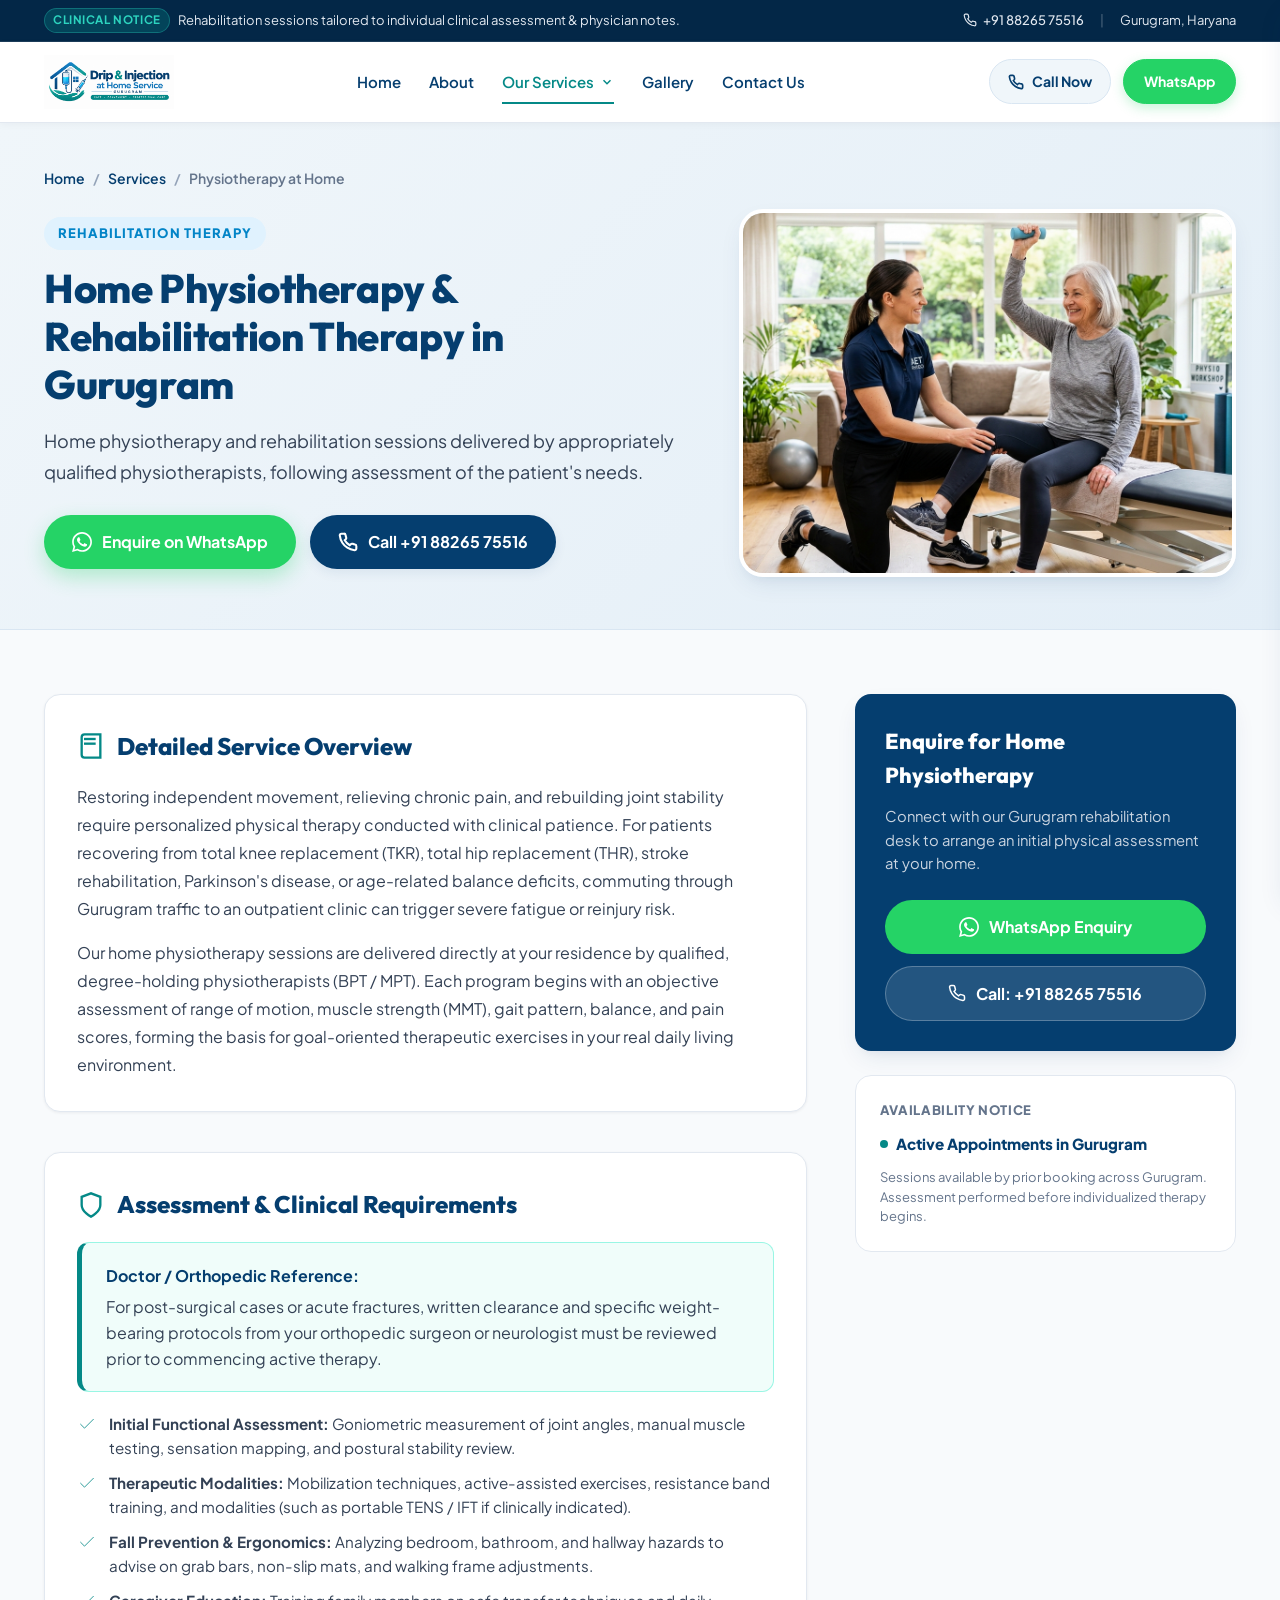
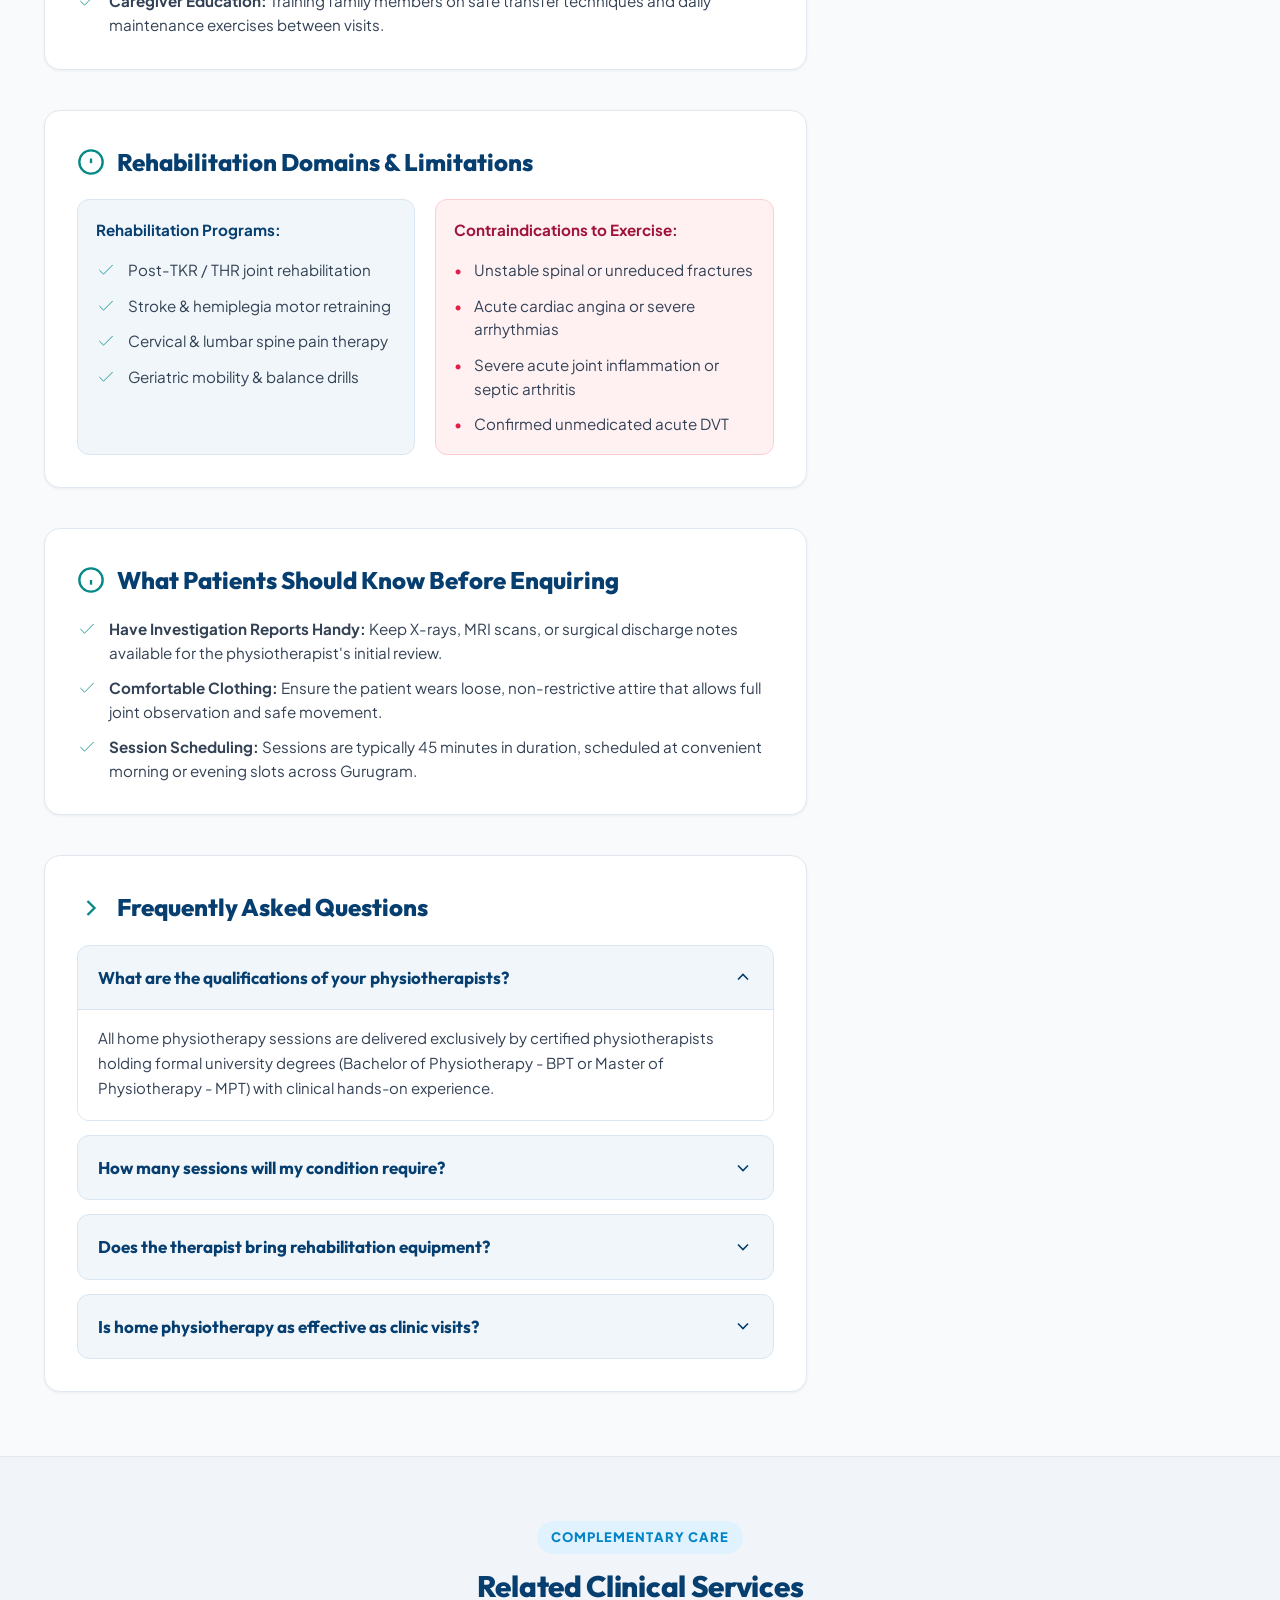
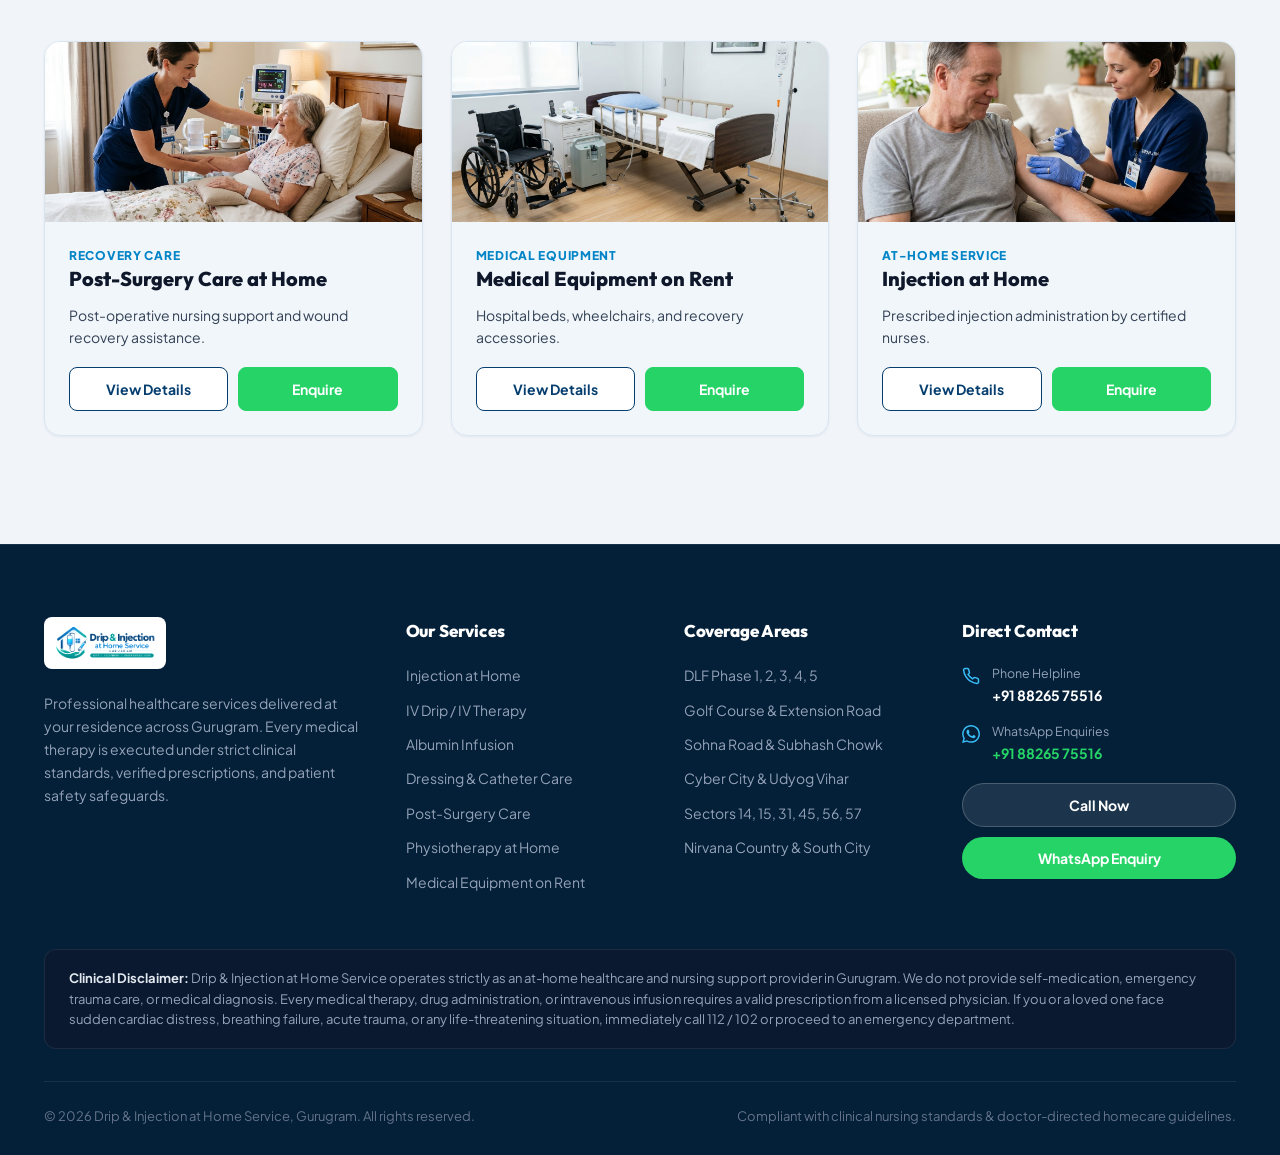
<file: services/physiotherapy-at-home.html>
<!DOCTYPE html>
<html lang="en">
<head>
  <meta charset="UTF-8">
  <meta name="viewport" content="width=device-width, initial-scale=1.0">
  <title>Physiotherapy at Home in Gurugram | Qualified Physical Rehabilitation</title>
  <meta name="description" content="Certified home physiotherapy sessions in Gurugram. Neuro-rehabilitation, orthopedic post-op mobility, geriatric care, and pain management by qualified physiotherapists.">
  <link rel="stylesheet" href="../css/style.css">
</head>
<body>

  <!-- Top Clinical Notice Bar -->
  <aside class="top-notice-bar" aria-label="Clinical Protocol & Emergency Guidance">
    <div class="container top-notice-inner">
      <div class="notice-text">
        <span class="notice-badge">Clinical Notice</span>
        <span>Rehabilitation sessions tailored to individual clinical assessment &amp; physician notes.</span>
      </div>
      <div class="top-notice-contact">
        <a href="tel:+918826575516" class="top-link">
          <svg width="14" height="14" viewBox="0 0 24 24" fill="none" stroke="currentColor" stroke-width="2"><path d="M22 16.92v3a2 2 0 0 1-2.18 2 19.79 19.79 0 0 1-8.63-3.07 19.5 19.5 0 0 1-6-6 19.79 19.79 0 0 1-3.07-8.67A2 2 0 0 1 4.11 2h3a2 2 0 0 1 2 1.72 12.84 12.84 0 0 0 .7 2.81 2 2 0 0 1-.45 2.11L8.09 9.91a16 16 0 0 0 6 6l1.27-1.27a2 2 0 0 1 2.11-.45 12.84 12.84 0 0 0 2.81.7A2 2 0 0 1 22 16.92z"/></svg>
          +91 88265 75516
        </a>
        <span style="color: rgba(255,255,255,0.3);">|</span>
        <span>Gurugram, Haryana</span>
      </div>
    </div>
  </aside>

  <!-- Main Navigation Header -->
  <header class="site-header">
    <div class="container header-inner">
      <a href="../index.html" class="logo-brand" aria-label="Drip & Injection at Home Service Homepage">
        <img src="../logo.png" alt="Drip &amp; Injection at Home Service Gurugram Logo" class="site-logo" width="180" height="50">
      </a>

            <!-- Desktop Navigation Menu (Exactly 5 Items in Order) -->
      <nav class="nav-menu" aria-label="Main Navigation">
        <a href="../index.html" class="nav-link">Home</a>
        <a href="../about.html" class="nav-link">About</a>
        
        <div class="nav-item-dropdown">
          <a href="javascript:void(0)" class="nav-link active" id="servicesDropdownTrigger" aria-expanded="false" aria-haspopup="true">
            Our Services
            <svg class="dropdown-icon" viewBox="0 0 24 24" fill="none" stroke="currentColor" stroke-width="2.5"><path d="M6 9l6 6 6-6"/></svg>
          </a>
          <div class="services-dropdown" role="menu" aria-label="Services Catalog">
            <a href="injection-at-home.html" class="dropdown-item" role="menuitem">
              <div class="dropdown-item-icon">
                <svg viewBox="0 0 24 24" fill="none" stroke="currentColor"><path d="m18 2 4 4"/><path d="m17 7 3-3"/><path d="M19 9 8.7 19.3c-1 1-2.5 1-3.4 0l-.6-.6c-1-1-1-2.5 0-3.4L15 5"/><path d="m9 11 4 4"/><path d="m5 19-3 3"/><path d="m14 4 6 6"/></svg>
              </div>
              <div>
                <div class="dropdown-item-title">Injection at Home</div>
                <div class="dropdown-item-category">At-Home Service</div>
              </div>
            </a>
            <a href="iv-drip-at-home.html" class="dropdown-item" role="menuitem">
              <div class="dropdown-item-icon">
                <svg viewBox="0 0 24 24" fill="none" stroke="currentColor"><path d="M12 2v6"/><path d="M9 4h6"/><path d="M6 8h12a2 2 0 0 1 2 2v9a3 3 0 0 1-3 3H7a3 3 0 0 1-3-3v-9a2 2 0 0 1 2-2Z"/><path d="M10 13h4"/></svg>
              </div>
              <div>
                <div class="dropdown-item-title">IV Drip / IV Therapy at Home</div>
                <div class="dropdown-item-category">Medical Therapy</div>
              </div>
            </a>
            <a href="albumin-infusion-at-home.html" class="dropdown-item" role="menuitem">
              <div class="dropdown-item-icon">
                <svg viewBox="0 0 24 24" fill="none" stroke="currentColor"><circle cx="12" cy="12" r="10"/><path d="m9 12 2 2 4-4"/></svg>
              </div>
              <div>
                <div class="dropdown-item-title">Albumin Infusion at Home</div>
                <div class="dropdown-item-category">Specialized Infusion Therapy</div>
              </div>
            </a>
            <a href="dressing-and-catheter-care.html" class="dropdown-item" role="menuitem">
              <div class="dropdown-item-icon">
                <svg viewBox="0 0 24 24" fill="none" stroke="currentColor"><rect width="18" height="18" x="3" y="3" rx="2"/><path d="M8 12h8"/><path d="M12 8v8"/></svg>
              </div>
              <div>
                <div class="dropdown-item-title">Dressing and Catheter Care</div>
                <div class="dropdown-item-category">Home Nursing Care</div>
              </div>
            </a>
            <a href="post-surgery-care.html" class="dropdown-item" role="menuitem">
              <div class="dropdown-item-icon">
                <svg viewBox="0 0 24 24" fill="none" stroke="currentColor"><path d="M19 14c1.49-1.46 3-3.21 3-5.5A5.5 5.5 0 0 0 16.5 3c-1.76 0-3 .5-4.5 2-1.5-1.5-2.74-2-4.5-2A5.5 5.5 0 0 0 2 8.5c0 2.3 1.5 4.05 3 5.5l7 7Z"/></svg>
              </div>
              <div>
                <div class="dropdown-item-title">Post-Surgery Care at Home</div>
                <div class="dropdown-item-category">Recovery Care</div>
              </div>
            </a>
            <a href="physiotherapy-at-home.html" class="dropdown-item" role="menuitem">
              <div class="dropdown-item-icon">
                <svg viewBox="0 0 24 24" fill="none" stroke="currentColor"><path d="M4 19.5v-15A2.5 2.5 0 0 1 6.5 2H20v20H6.5a2.5 2.5 0 0 1-2.5-2.5Z"/><path d="M6 6h10"/><path d="M6 10h10"/></svg>
              </div>
              <div>
                <div class="dropdown-item-title">Physiotherapy at Home</div>
                <div class="dropdown-item-category">Rehabilitation Therapy</div>
              </div>
            </a>
            <a href="medical-equipment-on-rent.html" class="dropdown-item" role="menuitem">
              <div class="dropdown-item-icon">
                <svg viewBox="0 0 24 24" fill="none" stroke="currentColor"><rect width="16" height="12" x="4" y="8" rx="2"/><path d="M4 12h16"/><path d="M12 4v4"/></svg>
              </div>
              <div>
                <div class="dropdown-item-title">Medical Equipment on Rent</div>
                <div class="dropdown-item-category">Medical Equipment Rental</div>
              </div>
            </a>
          </div>
        </div>

        <a href="../gallery.html" class="nav-link">Gallery</a>
        <a href="../contact.html" class="nav-link">Contact Us</a>
      </nav>

      <!-- Action Buttons -->
      <div class="header-actions">
        <a href="tel:+918826575516" class="btn-header-call" title="Call Now">
          <svg width="16" height="16" viewBox="0 0 24 24" fill="none" stroke="currentColor" stroke-width="2.5"><path d="M22 16.92v3a2 2 0 0 1-2.18 2 19.79 19.79 0 0 1-8.63-3.07 19.5 19.5 0 0 1-6-6 19.79 19.79 0 0 1-3.07-8.67A2 2 0 0 1 4.11 2h3a2 2 0 0 1 2 1.72 12.84 12.84 0 0 0 .7 2.81 2 2 0 0 1-.45 2.11L8.09 9.91a16 16 0 0 0 6 6l1.27-1.27a2 2 0 0 1 2.11-.45 12.84 12.84 0 0 0 2.81.7A2 2 0 0 1 22 16.92z"/></svg>
          Call Now
        </a>
        <a href="https://wa.me/918826575516?text=Hello%2C%20I%20would%20like%20to%20enquire%20about%20Physiotherapy%20at%20Home%20in%20Gurugram." target="_blank" rel="noopener noreferrer" class="btn-header-whatsapp" title="WhatsApp Enquiry">
          WhatsApp
        </a>
      </div>

      <!-- Mobile Hamburger Button -->
      <button class="mobile-nav-toggle" id="mobileNavToggle" aria-label="Open Navigation Menu">
        <svg viewBox="0 0 24 24" fill="none" stroke="currentColor" stroke-width="2.5"><path d="M4 6h16M4 12h16M4 18h16"/></svg>
      </button>
    </div>
  </header>

  <!-- Mobile Drawer Overlay & Menu -->
  <div class="mobile-drawer-overlay" id="mobileOverlay"></div>
  <div class="mobile-drawer" id="mobileDrawer" role="dialog" aria-modal="true" aria-label="Mobile Navigation">
    <div class="mobile-drawer-header">
      <img src="../logo.png" alt="Drip &amp; Injection at Home Service" style="height: 42px; width: auto;">
      <button class="mobile-drawer-close" id="mobileNavClose" aria-label="Close Navigation Menu">
        <svg width="24" height="24" viewBox="0 0 24 24" fill="none" stroke="currentColor" stroke-width="2.5"><path d="M18 6L6 18M6 6l12 12"/></svg>
      </button>
    </div>

        <div class="mobile-nav-links">
      <a href="../index.html" class="mobile-nav-link">Home</a>
      <a href="../about.html" class="mobile-nav-link">About</a>
      
      <div class="mobile-submenu-item">
        <button class="mobile-submenu-toggle" id="mobileServicesToggle" aria-expanded="false" type="button">
          <span>Our Services</span>
          <svg class="dropdown-icon" width="16" height="16" viewBox="0 0 24 24" fill="none" stroke="currentColor" stroke-width="2.5"><path d="M6 9l6 6 6-6"/></svg>
        </button>
        <div class="mobile-services-list" id="mobileServicesMenu">
          <a href="injection-at-home.html" class="mobile-services-item">Injection at Home</a>
          <a href="iv-drip-at-home.html" class="mobile-services-item">IV Drip / IV Therapy at Home</a>
          <a href="albumin-infusion-at-home.html" class="mobile-services-item">Albumin Infusion at Home</a>
          <a href="dressing-and-catheter-care.html" class="mobile-services-item">Dressing and Catheter Care</a>
          <a href="post-surgery-care.html" class="mobile-services-item">Post-Surgery Care at Home</a>
          <a href="physiotherapy-at-home.html" class="mobile-services-item">Physiotherapy at Home</a>
          <a href="medical-equipment-on-rent.html" class="mobile-services-item">Medical Equipment on Rent</a>
        </div>
      </div>

      <a href="../gallery.html" class="mobile-nav-link">Gallery</a>
      <a href="../contact.html" class="mobile-nav-link">Contact Us</a>
    </div>

<div class="mobile-drawer-actions">
      <a href="tel:+918826575516" class="btn-secondary-phone" style="width: 100%; justify-content: center;">
        <svg width="18" height="18" viewBox="0 0 24 24" fill="none" stroke="currentColor" stroke-width="2"><path d="M22 16.92v3a2 2 0 0 1-2.18 2 19.79 19.79 0 0 1-8.63-3.07 19.5 19.5 0 0 1-6-6 19.79 19.79 0 0 1-3.07-8.67A2 2 0 0 1 4.11 2h3a2 2 0 0 1 2 1.72 12.84 12.84 0 0 0 .7 2.81 2 2 0 0 1-.45 2.11L8.09 9.91a16 16 0 0 0 6 6l1.27-1.27a2 2 0 0 1 2.11-.45 12.84 12.84 0 0 0 2.81.7A2 2 0 0 1 22 16.92z"/></svg>
        Call +91 88265 75516
      </a>
      <a href="https://wa.me/918826575516?text=Hello%2C%20I%20would%20like%20to%20enquire%20about%20Physiotherapy%20at%20Home%20in%20Gurugram." target="_blank" rel="noopener noreferrer" class="btn-primary-whatsapp" style="width: 100%; justify-content: center;">
        WhatsApp Enquiry
      </a>
    </div>
  </div>

  <!-- Breadcrumb & Service Hero -->
  <section class="page-hero">
    <div class="container">
      <nav class="breadcrumb-nav" aria-label="Breadcrumb">
        <a href="../index.html">Home</a>
        <span class="breadcrumb-separator">/</span>
        <a href="../index.html#services-catalog">Services</a>
        <span class="breadcrumb-separator">/</span>
        <span>Physiotherapy at Home</span>
      </nav>

      <div class="page-hero-grid">
        <div>
          <span class="page-category-tag">REHABILITATION THERAPY</span>
          <h1 class="page-h1">Home Physiotherapy &amp; Rehabilitation Therapy in Gurugram</h1>
          <p class="page-lead">
            Home physiotherapy and rehabilitation sessions delivered by appropriately qualified physiotherapists, following assessment of the patient's needs.
          </p>

          <div class="page-cta-group">
            <a href="https://wa.me/918826575516?text=Hello%2C%20I%20would%20like%20to%20enquire%20about%20Physiotherapy%20at%20Home%20in%20Gurugram." target="_blank" rel="noopener noreferrer" class="btn-primary-whatsapp">
              <svg width="20" height="20" viewBox="0 0 24 24" fill="currentColor"><path d="M.057 24l1.687-6.163c-1.041-1.804-1.588-3.849-1.587-5.946.003-6.556 5.338-11.891 11.893-11.891 3.181.001 6.167 1.24 8.413 3.488 2.245 2.248 3.481 5.236 3.48 8.414-.003 6.557-5.338 11.892-11.893 11.892-1.99-.001-3.951-.5-5.688-1.448l-6.305 1.654zm6.597-3.807c1.676.995 3.276 1.591 5.392 1.592 5.448 0 9.886-4.434 9.889-9.885.002-5.462-4.415-9.89-9.881-9.892-5.452 0-9.887 4.434-9.889 9.884-.001 2.225.651 3.891 1.746 5.634l-.999 3.648 3.742-.981zm11.387-5.464c-.074-.124-.272-.198-.57-.347-.297-.149-1.758-.868-2.031-.967-.272-.099-.47-.149-.669.149-.198.297-.768.967-.941 1.165-.173.198-.347.223-.644.074-.297-.149-1.255-.462-2.39-1.475-.883-.788-1.48-1.761-1.653-2.059-.173-.297-.018-.458.13-.606.134-.133.297-.347.446-.521.151-.172.2-.296.3-.495.099-.198.05-.372-.025-.521-.075-.148-.669-1.611-.916-2.206-.242-.579-.487-.501-.669-.51l-.57-.01c-.198 0-.52.074-.792.372s-1.04 1.016-1.04 2.479 1.065 2.876 1.213 3.074c.149.198 2.095 3.2 5.076 4.487.709.306 1.263.489 1.694.626.712.226 1.36.194 1.872.118.571-.085 1.758-.719 2.006-1.413.248-.695.248-1.29.173-1.414z"/></svg>
              Enquire on WhatsApp
            </a>
            <a href="tel:+918826575516" class="btn-secondary-phone">
              <svg width="20" height="20" viewBox="0 0 24 24" fill="none" stroke="currentColor" stroke-width="2.5"><path d="M22 16.92v3a2 2 0 0 1-2.18 2 19.79 19.79 0 0 1-8.63-3.07 19.5 19.5 0 0 1-6-6 19.79 19.79 0 0 1-3.07-8.67A2 2 0 0 1 4.11 2h3a2 2 0 0 1 2 1.72 12.84 12.84 0 0 0 .7 2.81 2 2 0 0 1-.45 2.11L8.09 9.91a16 16 0 0 0 6 6l1.27-1.27a2 2 0 0 1 2.11-.45 12.84 12.84 0 0 0 2.81.7A2 2 0 0 1 22 16.92z"/></svg>
              Call +91 88265 75516
            </a>
          </div>
        </div>

        <div class="page-hero-image-wrap">
          <img src="../images/services/physiotherapy.jpg" alt="Qualified physiotherapist guiding rehabilitation exercise at home in Gurugram" class="page-hero-img" width="560" height="360">
        </div>
      </div>
    </div>
  </section>

  <!-- Detailed Service Content Section -->
  <main class="service-detail-section">
    <div class="container">
      <div class="service-content-grid">
        
        <!-- Main Column -->
        <div class="service-main-content">

          <!-- Overview -->
          <section class="content-block">
            <h2 class="content-block-title">
              <svg class="content-block-title-icon" viewBox="0 0 24 24" fill="none" stroke="currentColor" stroke-width="2"><path d="M4 19.5v-15A2.5 2.5 0 0 1 6.5 2H20v20H6.5a2.5 2.5 0 0 1-2.5-2.5Z"/><path d="M6 6h10"/><path d="M6 10h10"/></svg>
              Detailed Service Overview
            </h2>
            <p class="content-text">
              Restoring independent movement, relieving chronic pain, and rebuilding joint stability require personalized physical therapy conducted with clinical patience. For patients recovering from total knee replacement (TKR), total hip replacement (THR), stroke rehabilitation, Parkinson's disease, or age-related balance deficits, commuting through Gurugram traffic to an outpatient clinic can trigger severe fatigue or reinjury risk.
            </p>
            <p class="content-text">
              Our home physiotherapy sessions are delivered directly at your residence by qualified, degree-holding physiotherapists (BPT / MPT). Each program begins with an objective assessment of range of motion, muscle strength (MMT), gait pattern, balance, and pain scores, forming the basis for goal-oriented therapeutic exercises in your real daily living environment.
            </p>
          </section>

          <!-- Clinical Assessment Requirements -->
          <section class="content-block">
            <h2 class="content-block-title">
              <svg class="content-block-title-icon" viewBox="0 0 24 24" fill="none" stroke="currentColor" stroke-width="2"><path d="M12 22s8-4 8-10V5l-8-3-8 3v7c0 6 8 10 8 10z"/></svg>
              Assessment &amp; Clinical Requirements
            </h2>

            <div class="alert-clinical-requirement">
              <strong style="color: var(--navy-primary); display: block; margin-bottom: 6px;">Doctor / Orthopedic Reference:</strong>
              For post-surgical cases or acute fractures, written clearance and specific weight-bearing protocols from your orthopedic surgeon or neurologist must be reviewed prior to commencing active therapy.
            </div>

            <ul class="checklist" style="margin-top: 20px;">
              <li class="checklist-item">
                <svg class="checklist-icon" viewBox="0 0 24 24" fill="none" stroke="currentColor"><path d="M20 6 9 17l-5-5"/></svg>
                <span><strong>Initial Functional Assessment:</strong> Goniometric measurement of joint angles, manual muscle testing, sensation mapping, and postural stability review.</span>
              </li>
              <li class="checklist-item">
                <svg class="checklist-icon" viewBox="0 0 24 24" fill="none" stroke="currentColor"><path d="M20 6 9 17l-5-5"/></svg>
                <span><strong>Therapeutic Modalities:</strong> Mobilization techniques, active-assisted exercises, resistance band training, and modalities (such as portable TENS / IFT if clinically indicated).</span>
              </li>
              <li class="checklist-item">
                <svg class="checklist-icon" viewBox="0 0 24 24" fill="none" stroke="currentColor"><path d="M20 6 9 17l-5-5"/></svg>
                <span><strong>Fall Prevention &amp; Ergonomics:</strong> Analyzing bedroom, bathroom, and hallway hazards to advise on grab bars, non-slip mats, and walking frame adjustments.</span>
              </li>
              <li class="checklist-item">
                <svg class="checklist-icon" viewBox="0 0 24 24" fill="none" stroke="currentColor"><path d="M20 6 9 17l-5-5"/></svg>
                <span><strong>Caregiver Education:</strong> Training family members on safe transfer techniques and daily maintenance exercises between visits.</span>
              </li>
            </ul>
          </section>

          <!-- Scope & Limitations -->
          <section class="content-block">
            <h2 class="content-block-title">
              <svg class="content-block-title-icon" viewBox="0 0 24 24" fill="none" stroke="currentColor" stroke-width="2"><path d="M12 9v4"/><path d="M12 17h.01"/><circle cx="12" cy="12" r="10"/></svg>
              Rehabilitation Domains &amp; Limitations
            </h2>
            <div style="display: grid; grid-template-columns: 1fr 1fr; gap: 20px; margin-top: 14px;">
              <div style="background-color: var(--bg-card); padding: 18px; border-radius: var(--radius-md); border: 1px solid var(--border-card);">
                <strong style="color: var(--navy-primary); font-size: 0.95rem; display: block; margin-bottom: 8px;">Rehabilitation Programs:</strong>
                <ul class="checklist">
                  <li class="checklist-item"><svg class="checklist-icon" viewBox="0 0 24 24" fill="none" stroke="currentColor"><path d="M20 6 9 17l-5-5"/></svg><span>Post-TKR / THR joint rehabilitation</span></li>
                  <li class="checklist-item"><svg class="checklist-icon" viewBox="0 0 24 24" fill="none" stroke="currentColor"><path d="M20 6 9 17l-5-5"/></svg><span>Stroke &amp; hemiplegia motor retraining</span></li>
                  <li class="checklist-item"><svg class="checklist-icon" viewBox="0 0 24 24" fill="none" stroke="currentColor"><path d="M20 6 9 17l-5-5"/></svg><span>Cervical &amp; lumbar spine pain therapy</span></li>
                  <li class="checklist-item"><svg class="checklist-icon" viewBox="0 0 24 24" fill="none" stroke="currentColor"><path d="M20 6 9 17l-5-5"/></svg><span>Geriatric mobility &amp; balance drills</span></li>
                </ul>
              </div>

              <div style="background-color: #fff1f2; padding: 18px; border-radius: var(--radius-md); border: 1px solid #fecdd3;">
                <strong style="color: #9f1239; font-size: 0.95rem; display: block; margin-bottom: 8px;">Contraindications to Exercise:</strong>
                <ul class="checklist">
                  <li class="checklist-item"><span style="color: #e11d48;">•</span><span>Unstable spinal or unreduced fractures</span></li>
                  <li class="checklist-item"><span style="color: #e11d48;">•</span><span>Acute cardiac angina or severe arrhythmias</span></li>
                  <li class="checklist-item"><span style="color: #e11d48;">•</span><span>Severe acute joint inflammation or septic arthritis</span></li>
                  <li class="checklist-item"><span style="color: #e11d48;">•</span><span>Confirmed unmedicated acute DVT</span></li>
                </ul>
              </div>
            </div>
          </section>

          <!-- What to know before enquiring -->
          <section class="content-block">
            <h2 class="content-block-title">
              <svg class="content-block-title-icon" viewBox="0 0 24 24" fill="none" stroke="currentColor" stroke-width="2"><circle cx="12" cy="12" r="10"/><path d="M12 16v-4"/><path d="M12 8h.01"/></svg>
              What Patients Should Know Before Enquiring
            </h2>
            <ul class="checklist">
              <li class="checklist-item">
                <svg class="checklist-icon" viewBox="0 0 24 24" fill="none" stroke="currentColor"><path d="M20 6 9 17l-5-5"/></svg>
                <span><strong>Have Investigation Reports Handy:</strong> Keep X-rays, MRI scans, or surgical discharge notes available for the physiotherapist's initial review.</span>
              </li>
              <li class="checklist-item">
                <svg class="checklist-icon" viewBox="0 0 24 24" fill="none" stroke="currentColor"><path d="M20 6 9 17l-5-5"/></svg>
                <span><strong>Comfortable Clothing:</strong> Ensure the patient wears loose, non-restrictive attire that allows full joint observation and safe movement.</span>
              </li>
              <li class="checklist-item">
                <svg class="checklist-icon" viewBox="0 0 24 24" fill="none" stroke="currentColor"><path d="M20 6 9 17l-5-5"/></svg>
                <span><strong>Session Scheduling:</strong> Sessions are typically 45 minutes in duration, scheduled at convenient morning or evening slots across Gurugram.</span>
              </li>
            </ul>
          </section>

          <!-- FAQs -->
          <section class="content-block" id="faqs">
            <h2 class="content-block-title">
              <svg class="content-block-title-icon" viewBox="0 0 24 24" fill="none" stroke="currentColor" stroke-width="2"><path d="M9 18l6-6-6-6"/></svg>
              Frequently Asked Questions
            </h2>
            <div class="faq-accordion">
              <div class="faq-item active">
                <button class="faq-question" type="button">
                  <span>What are the qualifications of your physiotherapists?</span>
                  <svg class="faq-toggle-icon" viewBox="0 0 24 24" fill="none" stroke="currentColor" stroke-width="2"><path d="M6 9l6 6 6-6"/></svg>
                </button>
                <div class="faq-answer">
                  <p>All home physiotherapy sessions are delivered exclusively by certified physiotherapists holding formal university degrees (Bachelor of Physiotherapy - BPT or Master of Physiotherapy - MPT) with clinical hands-on experience.</p>
                </div>
              </div>

              <div class="faq-item">
                <button class="faq-question" type="button">
                  <span>How many sessions will my condition require?</span>
                  <svg class="faq-toggle-icon" viewBox="0 0 24 24" fill="none" stroke="currentColor" stroke-width="2"><path d="M6 9l6 6 6-6"/></svg>
                </button>
                <div class="faq-answer">
                  <p>Rehabilitation frequency depends on clinical diagnosis and progress. Post-surgical joint replacement typically benefits from 10 to 15 sessions over 2 to 3 weeks, while stroke recovery is a longer progressive continuum evaluated periodically.</p>
                </div>
              </div>

              <div class="faq-item">
                <button class="faq-question" type="button">
                  <span>Does the therapist bring rehabilitation equipment?</span>
                  <svg class="faq-toggle-icon" viewBox="0 0 24 24" fill="none" stroke="currentColor" stroke-width="2"><path d="M6 9l6 6 6-6"/></svg>
                </button>
                <div class="faq-answer">
                  <p>Yes. The physiotherapist brings essential portable modalities, including resistance bands, muscle stimulators/TENS units, goniometers, and balance accessories suitable for home sessions.</p>
                </div>
              </div>

              <div class="faq-item">
                <button class="faq-question" type="button">
                  <span>Is home physiotherapy as effective as clinic visits?</span>
                  <svg class="faq-toggle-icon" viewBox="0 0 24 24" fill="none" stroke="currentColor" stroke-width="2"><path d="M6 9l6 6 6-6"/></svg>
                </button>
                <div class="faq-answer">
                  <p>For most orthopedic, neurological, and geriatric patients, home sessions are equally or more effective because the patient practices in their actual daily living environment (navigating their actual bed, chairs, and stairs) without exhausting travel.</p>
                </div>
              </div>
            </div>
          </section>

        </div>

        <!-- Sticky Sidebar -->
        <aside class="service-sidebar">
          <div class="sidebar-enquiry-card">
            <h3 class="sidebar-title">Enquire for Home Physiotherapy</h3>
            <p class="sidebar-desc">
              Connect with our Gurugram rehabilitation desk to arrange an initial physical assessment at your home.
            </p>

            <a href="https://wa.me/918826575516?text=Hello%2C%20I%20would%20like%20to%20enquire%20about%20Physiotherapy%20at%20Home%20in%20Gurugram." target="_blank" rel="noopener noreferrer" class="sidebar-btn-whatsapp">
              <svg width="20" height="20" viewBox="0 0 24 24" fill="currentColor"><path d="M.057 24l1.687-6.163c-1.041-1.804-1.588-3.849-1.587-5.946.003-6.556 5.338-11.891 11.893-11.891 3.181.001 6.167 1.24 8.413 3.488 2.245 2.248 3.481 5.236 3.48 8.414-.003 6.557-5.338 11.892-11.893 11.892-1.99-.001-3.951-.5-5.688-1.448l-6.305 1.654zm6.597-3.807c1.676.995 3.276 1.591 5.392 1.592 5.448 0 9.886-4.434 9.889-9.885.002-5.462-4.415-9.89-9.881-9.892-5.452 0-9.887 4.434-9.889 9.884-.001 2.225.651 3.891 1.746 5.634l-.999 3.648 3.742-.981zm11.387-5.464c-.074-.124-.272-.198-.57-.347-.297-.149-1.758-.868-2.031-.967-.272-.099-.47-.149-.669.149-.198.297-.768.967-.941 1.165-.173.198-.347.223-.644.074-.297-.149-1.255-.462-2.39-1.475-.883-.788-1.48-1.761-1.653-2.059-.173-.297-.018-.458.13-.606.134-.133.297-.347.446-.521.151-.172.2-.296.3-.495.099-.198.05-.372-.025-.521-.075-.148-.669-1.611-.916-2.206-.242-.579-.487-.501-.669-.51l-.57-.01c-.198 0-.52.074-.792.372s-1.04 1.016-1.04 2.479 1.065 2.876 1.213 3.074c.149.198 2.095 3.2 5.076 4.487.709.306 1.263.489 1.694.626.712.226 1.36.194 1.872.118.571-.085 1.758-.719 2.006-1.413.248-.695.248-1.29.173-1.414z"/></svg>
              WhatsApp Enquiry
            </a>

            <a href="tel:+918826575516" class="sidebar-btn-call">
              <svg width="18" height="18" viewBox="0 0 24 24" fill="none" stroke="currentColor" stroke-width="2"><path d="M22 16.92v3a2 2 0 0 1-2.18 2 19.79 19.79 0 0 1-8.63-3.07 19.5 19.5 0 0 1-6-6 19.79 19.79 0 0 1-3.07-8.67A2 2 0 0 1 4.11 2h3a2 2 0 0 1 2 1.72 12.84 12.84 0 0 0 .7 2.81 2 2 0 0 1-.45 2.11L8.09 9.91a16 16 0 0 0 6 6l1.27-1.27a2 2 0 0 1 2.11-.45 12.84 12.84 0 0 0 2.81.7A2 2 0 0 1 22 16.92z"/></svg>
              Call: +91 88265 75516
            </a>
          </div>

          <div class="sidebar-status-box">
            <div class="sidebar-status-heading">Availability Notice</div>
            <div class="sidebar-status-value">
              <span class="hero-badge-dot"></span>
              Active Appointments in Gurugram
            </div>
            <p class="sidebar-status-note">
              Sessions available by prior booking across Gurugram. Assessment performed before individualized therapy begins.
            </p>
          </div>
        </aside>

      </div>
    </div>
  </main>

  <!-- Related Services -->
  <section class="related-services-section">
    <div class="container">
      <div class="section-header" style="margin-bottom: 36px;">
        <span class="section-tag">Complementary Care</span>
        <h2 class="section-title" style="font-size: 1.85rem;">Related Clinical Services</h2>
      </div>

      <div class="services-grid" style="grid-template-columns: repeat(3, 1fr);">
        <article class="service-card">
          <div class="service-card-media" style="height: 180px;">
            <img src="../images/services/post-surgery.jpg" alt="Post surgery care" class="service-card-img" loading="lazy">
          </div>
          <div class="service-card-body">
            <span class="service-category-label">RECOVERY CARE</span>
            <h3 class="service-card-title"><a href="post-surgery-care.html">Post-Surgery Care at Home</a></h3>
            <p class="service-card-description" style="font-size: 0.875rem;">Post-operative nursing support and wound recovery assistance.</p>
            <div class="service-card-actions" style="margin-top: auto;">
              <a href="post-surgery-care.html" class="btn-card-details">View Details</a>
              <a href="https://wa.me/918826575516?text=Hello%2C%20I%20would%20like%20to%20enquire%20about%20Post-Surgery%20Care%20at%20Home%20in%20Gurugram." target="_blank" rel="noopener noreferrer" class="btn-card-contact">Enquire</a>
            </div>
          </div>
        </article>

        <article class="service-card">
          <div class="service-card-media" style="height: 180px;">
            <img src="../images/services/medical-equipment.jpg" alt="Medical equipment rental" class="service-card-img" loading="lazy">
          </div>
          <div class="service-card-body">
            <span class="service-category-label">MEDICAL EQUIPMENT</span>
            <h3 class="service-card-title"><a href="medical-equipment-on-rent.html">Medical Equipment on Rent</a></h3>
            <p class="service-card-description" style="font-size: 0.875rem;">Hospital beds, wheelchairs, and recovery accessories.</p>
            <div class="service-card-actions" style="margin-top: auto;">
              <a href="medical-equipment-on-rent.html" class="btn-card-details">View Details</a>
              <a href="https://wa.me/918826575516?text=Hello%2C%20I%20would%20like%20to%20enquire%20about%20Medical%20Equipment%20on%20Rent%20in%20Gurugram." target="_blank" rel="noopener noreferrer" class="btn-card-contact">Enquire</a>
            </div>
          </div>
        </article>

        <article class="service-card">
          <div class="service-card-media" style="height: 180px;">
            <img src="../images/services/injection.jpg" alt="Injection at home" class="service-card-img" loading="lazy">
          </div>
          <div class="service-card-body">
            <span class="service-category-label">AT-HOME SERVICE</span>
            <h3 class="service-card-title"><a href="injection-at-home.html">Injection at Home</a></h3>
            <p class="service-card-description" style="font-size: 0.875rem;">Prescribed injection administration by certified nurses.</p>
            <div class="service-card-actions" style="margin-top: auto;">
              <a href="injection-at-home.html" class="btn-card-details">View Details</a>
              <a href="https://wa.me/918826575516?text=Hello%2C%20I%20would%20like%20to%20enquire%20about%20Injection%20at%20Home%20in%20Gurugram." target="_blank" rel="noopener noreferrer" class="btn-card-contact">Enquire</a>
            </div>
          </div>
        </article>
      </div>
    </div>
  </section>

  <!-- Shared Website Footer -->
  <footer class="site-footer">
    <div class="container">
      <div class="footer-grid">
        <div class="footer-col-brand">
          <a href="../index.html">
            <img src="../logo.png" alt="Drip &amp; Injection at Home Service Logo" class="footer-logo">
          </a>
          <p class="footer-about">
            Professional healthcare services delivered at your residence across Gurugram. Every medical therapy is executed under strict clinical standards, verified prescriptions, and patient safety safeguards.
          </p>
        </div>

        <div>
          <h4 class="footer-heading">Our Services</h4>
          <div class="footer-links">
            <a href="injection-at-home.html" class="footer-link">Injection at Home</a>
            <a href="iv-drip-at-home.html" class="footer-link">IV Drip / IV Therapy</a>
            <a href="albumin-infusion-at-home.html" class="footer-link">Albumin Infusion</a>
            <a href="dressing-and-catheter-care.html" class="footer-link">Dressing &amp; Catheter Care</a>
            <a href="post-surgery-care.html" class="footer-link">Post-Surgery Care</a>
            <a href="physiotherapy-at-home.html" class="footer-link">Physiotherapy at Home</a>
            <a href="medical-equipment-on-rent.html" class="footer-link">Medical Equipment on Rent</a>
          </div>
        </div>

        <div>
          <h4 class="footer-heading">Coverage Areas</h4>
          <div class="footer-links">
            <span class="footer-link">DLF Phase 1, 2, 3, 4, 5</span>
            <span class="footer-link">Golf Course &amp; Extension Road</span>
            <span class="footer-link">Sohna Road &amp; Subhash Chowk</span>
            <span class="footer-link">Cyber City &amp; Udyog Vihar</span>
            <span class="footer-link">Sectors 14, 15, 31, 45, 56, 57</span>
            <span class="footer-link">Nirvana Country &amp; South City</span>
          </div>
        </div>

        <div>
          <h4 class="footer-heading">Direct Contact</h4>
          <div class="footer-contact-item">
            <svg class="footer-contact-icon" viewBox="0 0 24 24" fill="none" stroke="currentColor" stroke-width="2"><path d="M22 16.92v3a2 2 0 0 1-2.18 2 19.79 19.79 0 0 1-8.63-3.07 19.5 19.5 0 0 1-6-6 19.79 19.79 0 0 1-3.07-8.67A2 2 0 0 1 4.11 2h3a2 2 0 0 1 2 1.72 12.84 12.84 0 0 0 .7 2.81 2 2 0 0 1-.45 2.11L8.09 9.91a16 16 0 0 0 6 6l1.27-1.27a2 2 0 0 1 2.11-.45 12.84 12.84 0 0 0 2.81.7A2 2 0 0 1 22 16.92z"/></svg>
            <div>
              <div style="font-size: 0.775rem; color: #94a3b8;">Phone Helpline</div>
              <a href="tel:+918826575516" style="color: #ffffff; font-weight: 700;">+91 88265 75516</a>
            </div>
          </div>

          <div class="footer-contact-item">
            <svg class="footer-contact-icon" viewBox="0 0 24 24" fill="currentColor"><path d="M.057 24l1.687-6.163c-1.041-1.804-1.588-3.849-1.587-5.946.003-6.556 5.338-11.891 11.893-11.891 3.181.001 6.167 1.24 8.413 3.488 2.245 2.248 3.481 5.236 3.48 8.414-.003 6.557-5.338 11.892-11.893 11.892-1.99-.001-3.951-.5-5.688-1.448l-6.305 1.654zm6.597-3.807c1.676.995 3.276 1.591 5.392 1.592 5.448 0 9.886-4.434 9.889-9.885.002-5.462-4.415-9.89-9.881-9.892-5.452 0-9.887 4.434-9.889 9.884-.001 2.225.651 3.891 1.746 5.634l-.999 3.648 3.742-.981zm11.387-5.464c-.074-.124-.272-.198-.57-.347-.297-.149-1.758-.868-2.031-.967-.272-.099-.47-.149-.669.149-.198.297-.768.967-.941 1.165-.173.198-.347.223-.644.074-.297-.149-1.255-.462-2.39-1.475-.883-.788-1.48-1.761-1.653-2.059-.173-.297-.018-.458.13-.606.134-.133.297-.347.446-.521.151-.172.2-.296.3-.495.099-.198.05-.372-.025-.521-.075-.148-.669-1.611-.916-2.206-.242-.579-.487-.501-.669-.51l-.57-.01c-.198 0-.52.074-.792.372s-1.04 1.016-1.04 2.479 1.065 2.876 1.213 3.074c.149.198 2.095 3.2 5.076 4.487.709.306 1.263.489 1.694.626.712.226 1.36.194 1.872.118.571-.085 1.758-.719 2.006-1.413.248-.695.248-1.29.173-1.414z"/></svg>
            <div>
              <div style="font-size: 0.775rem; color: #94a3b8;">WhatsApp Enquiries</div>
              <a href="https://wa.me/918826575516?text=Hello%2C%20I%20would%20like%20to%20enquire%20about%20Physiotherapy%20at%20Home%20in%20Gurugram." target="_blank" rel="noopener noreferrer" style="color: #25D366; font-weight: 700;">+91 88265 75516</a>
            </div>
          </div>

          <div class="footer-cta-buttons">
            <a href="tel:+918826575516" class="btn-footer-call">Call Now</a>
            <a href="https://wa.me/918826575516?text=Hello%2C%20I%20would%20like%20to%20enquire%20about%20Physiotherapy%20at%20Home%20in%20Gurugram." target="_blank" rel="noopener noreferrer" class="btn-footer-whatsapp">WhatsApp Enquiry</a>
          </div>
        </div>
      </div>

      <!-- Legal & Emergency Notice -->
      <div class="footer-disclaimer-box">
        <strong>Clinical Disclaimer:</strong> Drip &amp; Injection at Home Service operates strictly as an at-home healthcare and nursing support provider in Gurugram. We do not provide self-medication, emergency trauma care, or medical diagnosis. Every medical therapy, drug administration, or intravenous infusion requires a valid prescription from a licensed physician. If you or a loved one face sudden cardiac distress, breathing failure, acute trauma, or any life-threatening situation, immediately call 112 / 102 or proceed to an emergency department.
      </div>

      <div class="footer-bottom">
        <div>&copy; 2026 Drip &amp; Injection at Home Service, Gurugram. All rights reserved.</div>
        <div>Compliant with clinical nursing standards &amp; doctor-directed homecare guidelines.</div>
      </div>
    </div>
  </footer>

  <script src="../js/main.js"></script>
</body>
</html>
</file>
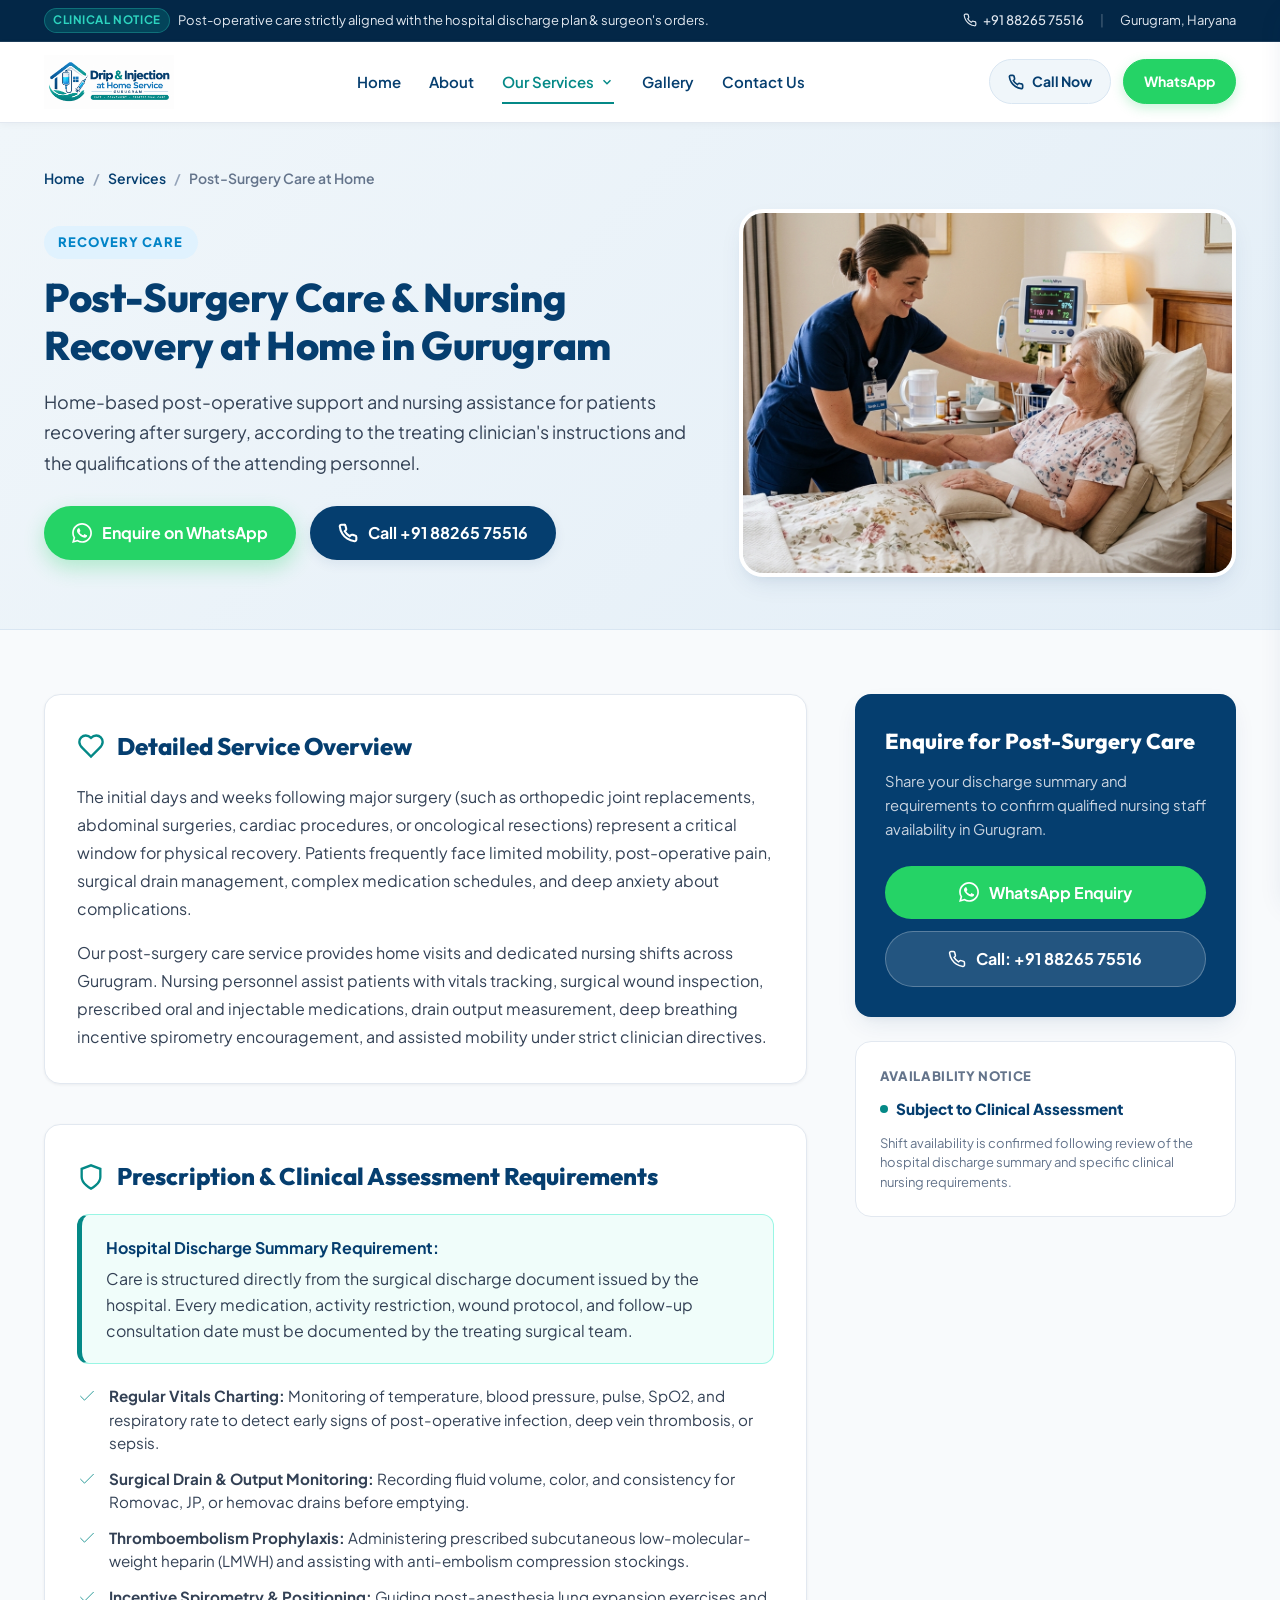
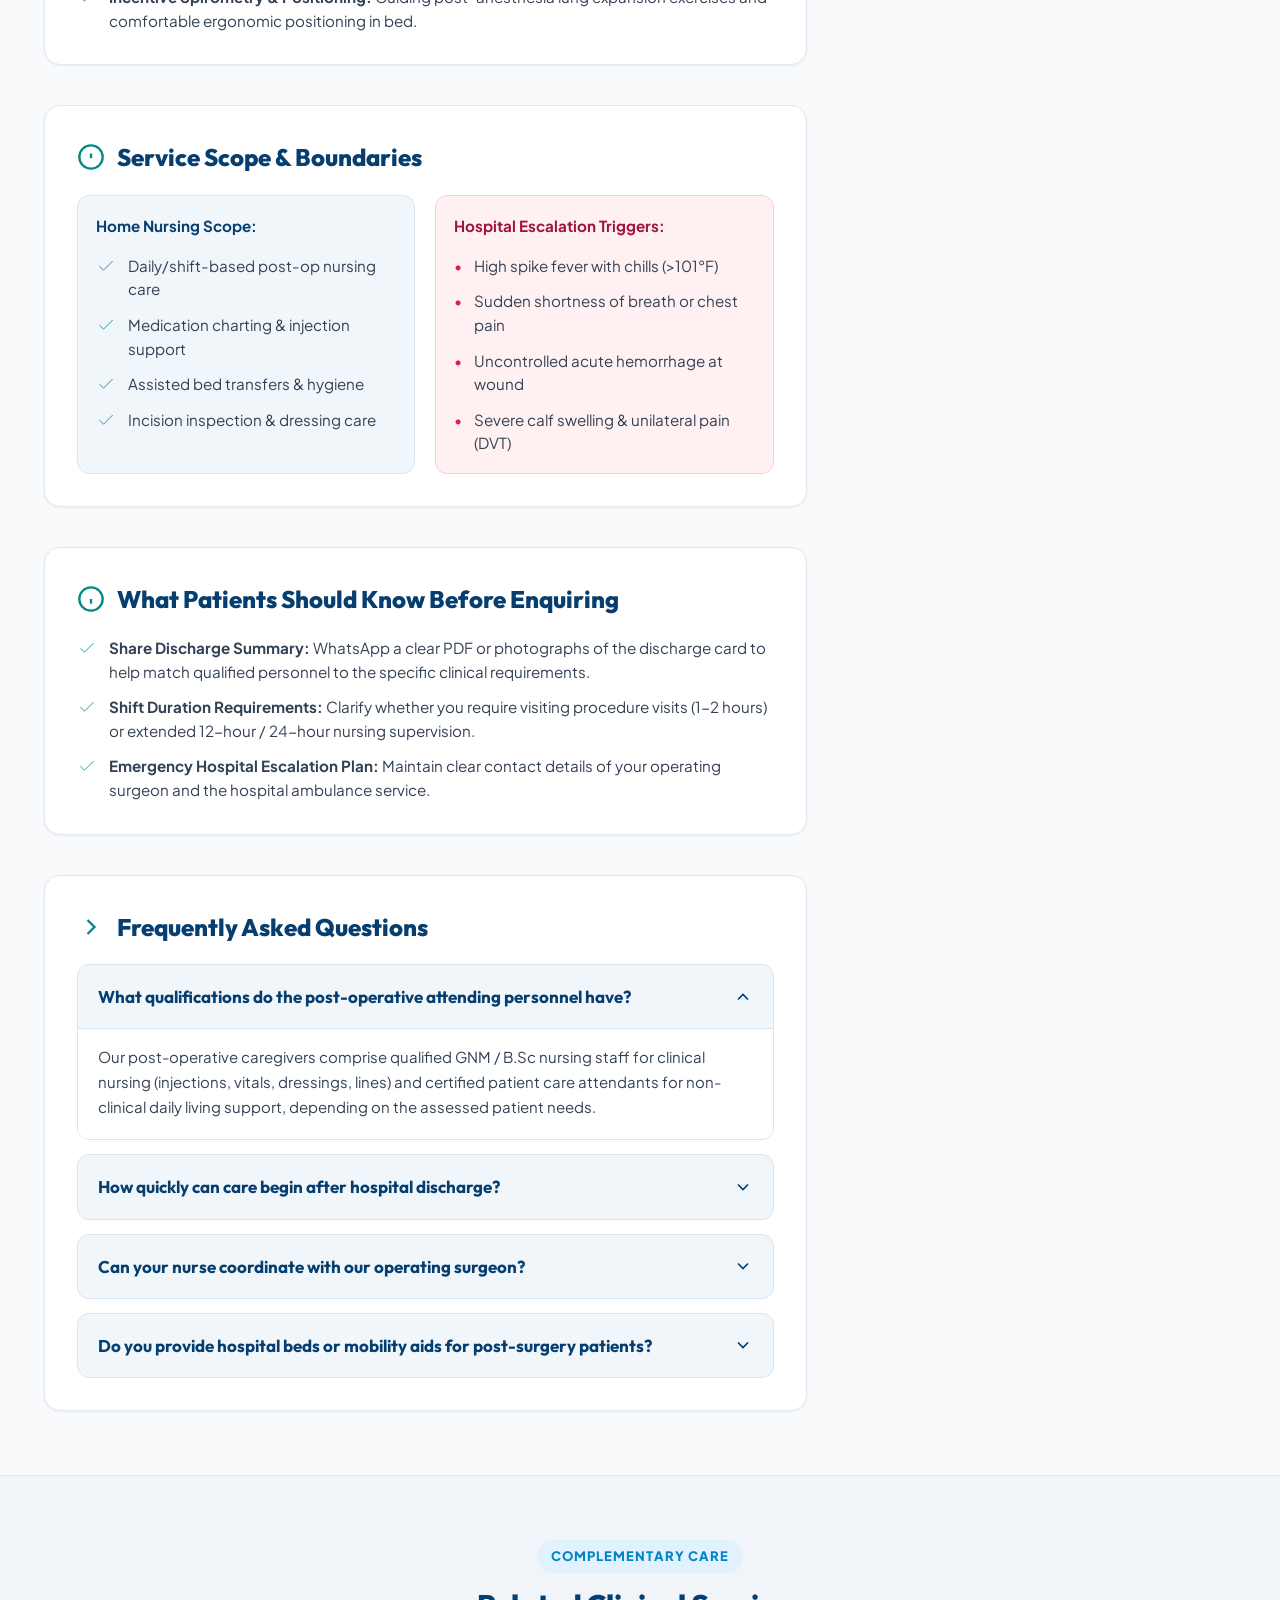
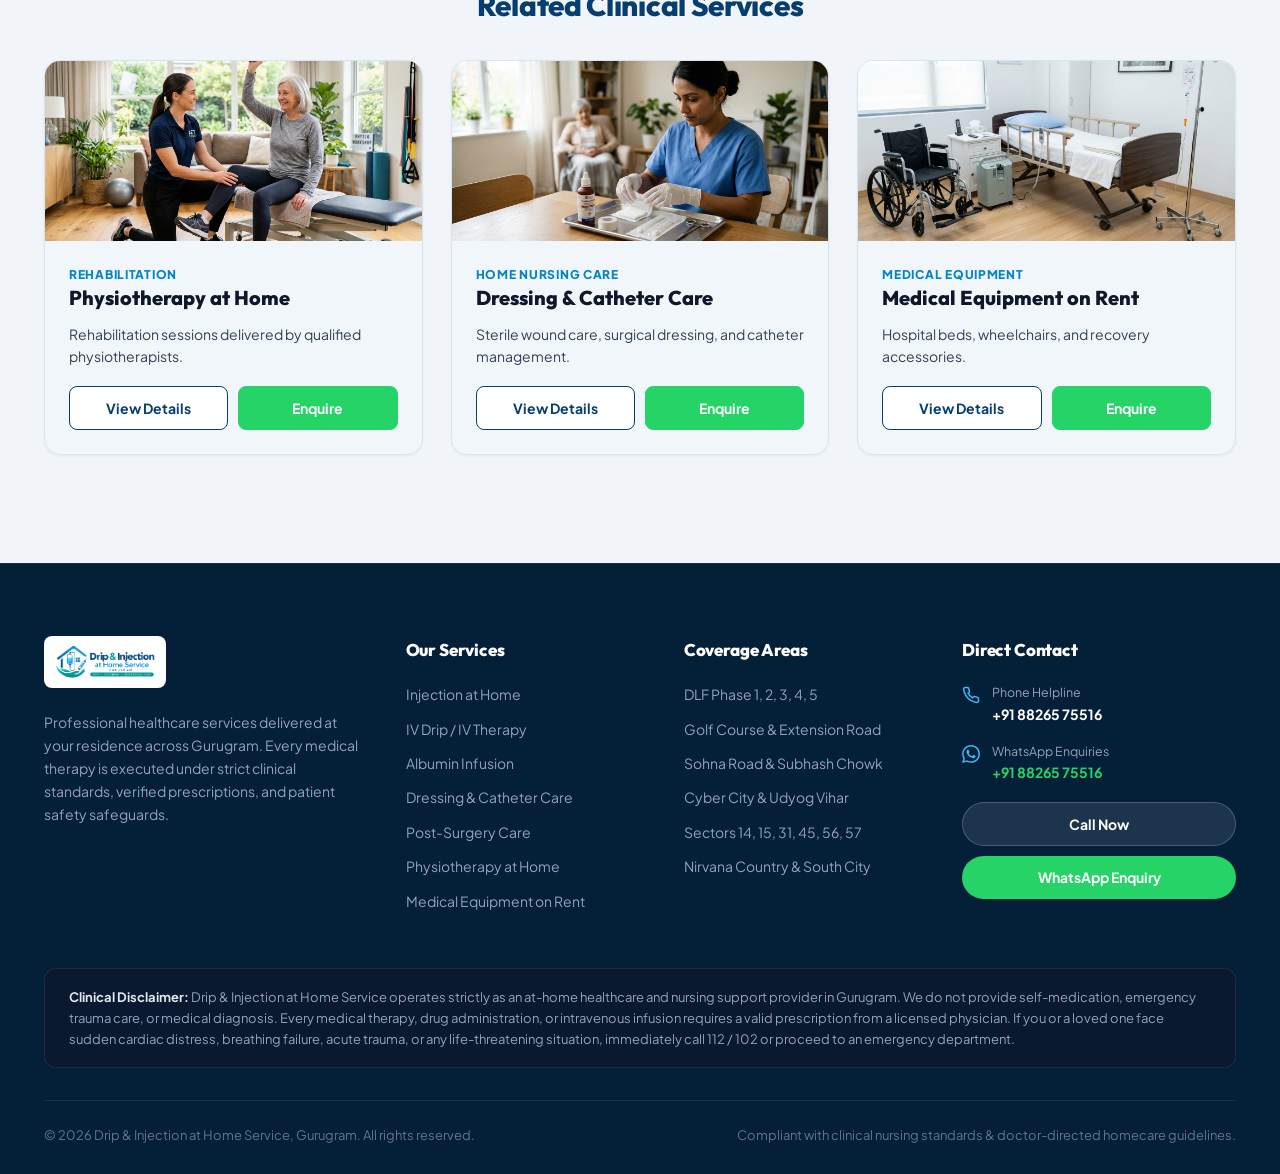
<file: services/post-surgery-care.html>
<!DOCTYPE html>
<html lang="en">
<head>
  <meta charset="UTF-8">
  <meta name="viewport" content="width=device-width, initial-scale=1.0">
  <title>Post-Surgery Care at Home in Gurugram | Dedicated Recovery Nursing</title>
  <meta name="description" content="Comprehensive post-operative home nursing in Gurugram. Surgical wound monitoring, drain care, medication management, and patient comfort per hospital discharge orders.">
  <link rel="stylesheet" href="../css/style.css">
</head>
<body>

  <!-- Top Clinical Notice Bar -->
  <aside class="top-notice-bar" aria-label="Clinical Protocol & Emergency Guidance">
    <div class="container top-notice-inner">
      <div class="notice-text">
        <span class="notice-badge">Clinical Notice</span>
        <span>Post-operative care strictly aligned with the hospital discharge plan &amp; surgeon's orders.</span>
      </div>
      <div class="top-notice-contact">
        <a href="tel:+918826575516" class="top-link">
          <svg width="14" height="14" viewBox="0 0 24 24" fill="none" stroke="currentColor" stroke-width="2"><path d="M22 16.92v3a2 2 0 0 1-2.18 2 19.79 19.79 0 0 1-8.63-3.07 19.5 19.5 0 0 1-6-6 19.79 19.79 0 0 1-3.07-8.67A2 2 0 0 1 4.11 2h3a2 2 0 0 1 2 1.72 12.84 12.84 0 0 0 .7 2.81 2 2 0 0 1-.45 2.11L8.09 9.91a16 16 0 0 0 6 6l1.27-1.27a2 2 0 0 1 2.11-.45 12.84 12.84 0 0 0 2.81.7A2 2 0 0 1 22 16.92z"/></svg>
          +91 88265 75516
        </a>
        <span style="color: rgba(255,255,255,0.3);">|</span>
        <span>Gurugram, Haryana</span>
      </div>
    </div>
  </aside>

  <!-- Main Navigation Header -->
  <header class="site-header">
    <div class="container header-inner">
      <a href="../index.html" class="logo-brand" aria-label="Drip & Injection at Home Service Homepage">
        <img src="../logo.png" alt="Drip &amp; Injection at Home Service Gurugram Logo" class="site-logo" width="180" height="50">
      </a>

            <!-- Desktop Navigation Menu (Exactly 5 Items in Order) -->
      <nav class="nav-menu" aria-label="Main Navigation">
        <a href="../index.html" class="nav-link">Home</a>
        <a href="../about.html" class="nav-link">About</a>
        
        <div class="nav-item-dropdown">
          <a href="javascript:void(0)" class="nav-link active" id="servicesDropdownTrigger" aria-expanded="false" aria-haspopup="true">
            Our Services
            <svg class="dropdown-icon" viewBox="0 0 24 24" fill="none" stroke="currentColor" stroke-width="2.5"><path d="M6 9l6 6 6-6"/></svg>
          </a>
          <div class="services-dropdown" role="menu" aria-label="Services Catalog">
            <a href="injection-at-home.html" class="dropdown-item" role="menuitem">
              <div class="dropdown-item-icon">
                <svg viewBox="0 0 24 24" fill="none" stroke="currentColor"><path d="m18 2 4 4"/><path d="m17 7 3-3"/><path d="M19 9 8.7 19.3c-1 1-2.5 1-3.4 0l-.6-.6c-1-1-1-2.5 0-3.4L15 5"/><path d="m9 11 4 4"/><path d="m5 19-3 3"/><path d="m14 4 6 6"/></svg>
              </div>
              <div>
                <div class="dropdown-item-title">Injection at Home</div>
                <div class="dropdown-item-category">At-Home Service</div>
              </div>
            </a>
            <a href="iv-drip-at-home.html" class="dropdown-item" role="menuitem">
              <div class="dropdown-item-icon">
                <svg viewBox="0 0 24 24" fill="none" stroke="currentColor"><path d="M12 2v6"/><path d="M9 4h6"/><path d="M6 8h12a2 2 0 0 1 2 2v9a3 3 0 0 1-3 3H7a3 3 0 0 1-3-3v-9a2 2 0 0 1 2-2Z"/><path d="M10 13h4"/></svg>
              </div>
              <div>
                <div class="dropdown-item-title">IV Drip / IV Therapy at Home</div>
                <div class="dropdown-item-category">Medical Therapy</div>
              </div>
            </a>
            <a href="albumin-infusion-at-home.html" class="dropdown-item" role="menuitem">
              <div class="dropdown-item-icon">
                <svg viewBox="0 0 24 24" fill="none" stroke="currentColor"><circle cx="12" cy="12" r="10"/><path d="m9 12 2 2 4-4"/></svg>
              </div>
              <div>
                <div class="dropdown-item-title">Albumin Infusion at Home</div>
                <div class="dropdown-item-category">Specialized Infusion Therapy</div>
              </div>
            </a>
            <a href="dressing-and-catheter-care.html" class="dropdown-item" role="menuitem">
              <div class="dropdown-item-icon">
                <svg viewBox="0 0 24 24" fill="none" stroke="currentColor"><rect width="18" height="18" x="3" y="3" rx="2"/><path d="M8 12h8"/><path d="M12 8v8"/></svg>
              </div>
              <div>
                <div class="dropdown-item-title">Dressing and Catheter Care</div>
                <div class="dropdown-item-category">Home Nursing Care</div>
              </div>
            </a>
            <a href="post-surgery-care.html" class="dropdown-item" role="menuitem">
              <div class="dropdown-item-icon">
                <svg viewBox="0 0 24 24" fill="none" stroke="currentColor"><path d="M19 14c1.49-1.46 3-3.21 3-5.5A5.5 5.5 0 0 0 16.5 3c-1.76 0-3 .5-4.5 2-1.5-1.5-2.74-2-4.5-2A5.5 5.5 0 0 0 2 8.5c0 2.3 1.5 4.05 3 5.5l7 7Z"/></svg>
              </div>
              <div>
                <div class="dropdown-item-title">Post-Surgery Care at Home</div>
                <div class="dropdown-item-category">Recovery Care</div>
              </div>
            </a>
            <a href="physiotherapy-at-home.html" class="dropdown-item" role="menuitem">
              <div class="dropdown-item-icon">
                <svg viewBox="0 0 24 24" fill="none" stroke="currentColor"><path d="M4 19.5v-15A2.5 2.5 0 0 1 6.5 2H20v20H6.5a2.5 2.5 0 0 1-2.5-2.5Z"/><path d="M6 6h10"/><path d="M6 10h10"/></svg>
              </div>
              <div>
                <div class="dropdown-item-title">Physiotherapy at Home</div>
                <div class="dropdown-item-category">Rehabilitation Therapy</div>
              </div>
            </a>
            <a href="medical-equipment-on-rent.html" class="dropdown-item" role="menuitem">
              <div class="dropdown-item-icon">
                <svg viewBox="0 0 24 24" fill="none" stroke="currentColor"><rect width="16" height="12" x="4" y="8" rx="2"/><path d="M4 12h16"/><path d="M12 4v4"/></svg>
              </div>
              <div>
                <div class="dropdown-item-title">Medical Equipment on Rent</div>
                <div class="dropdown-item-category">Medical Equipment Rental</div>
              </div>
            </a>
          </div>
        </div>

        <a href="../gallery.html" class="nav-link">Gallery</a>
        <a href="../contact.html" class="nav-link">Contact Us</a>
      </nav>

      <!-- Action Buttons -->
      <div class="header-actions">
        <a href="tel:+918826575516" class="btn-header-call" title="Call Now">
          <svg width="16" height="16" viewBox="0 0 24 24" fill="none" stroke="currentColor" stroke-width="2.5"><path d="M22 16.92v3a2 2 0 0 1-2.18 2 19.79 19.79 0 0 1-8.63-3.07 19.5 19.5 0 0 1-6-6 19.79 19.79 0 0 1-3.07-8.67A2 2 0 0 1 4.11 2h3a2 2 0 0 1 2 1.72 12.84 12.84 0 0 0 .7 2.81 2 2 0 0 1-.45 2.11L8.09 9.91a16 16 0 0 0 6 6l1.27-1.27a2 2 0 0 1 2.11-.45 12.84 12.84 0 0 0 2.81.7A2 2 0 0 1 22 16.92z"/></svg>
          Call Now
        </a>
        <a href="https://wa.me/918826575516?text=Hello%2C%20I%20would%20like%20to%20enquire%20about%20Post-Surgery%20Care%20at%20Home%20in%20Gurugram." target="_blank" rel="noopener noreferrer" class="btn-header-whatsapp" title="WhatsApp Enquiry">
          WhatsApp
        </a>
      </div>

      <!-- Mobile Hamburger Button -->
      <button class="mobile-nav-toggle" id="mobileNavToggle" aria-label="Open Navigation Menu">
        <svg viewBox="0 0 24 24" fill="none" stroke="currentColor" stroke-width="2.5"><path d="M4 6h16M4 12h16M4 18h16"/></svg>
      </button>
    </div>
  </header>

  <!-- Mobile Drawer Overlay & Menu -->
  <div class="mobile-drawer-overlay" id="mobileOverlay"></div>
  <div class="mobile-drawer" id="mobileDrawer" role="dialog" aria-modal="true" aria-label="Mobile Navigation">
    <div class="mobile-drawer-header">
      <img src="../logo.png" alt="Drip &amp; Injection at Home Service" style="height: 42px; width: auto;">
      <button class="mobile-drawer-close" id="mobileNavClose" aria-label="Close Navigation Menu">
        <svg width="24" height="24" viewBox="0 0 24 24" fill="none" stroke="currentColor" stroke-width="2.5"><path d="M18 6L6 18M6 6l12 12"/></svg>
      </button>
    </div>

        <div class="mobile-nav-links">
      <a href="../index.html" class="mobile-nav-link">Home</a>
      <a href="../about.html" class="mobile-nav-link">About</a>
      
      <div class="mobile-submenu-item">
        <button class="mobile-submenu-toggle" id="mobileServicesToggle" aria-expanded="false" type="button">
          <span>Our Services</span>
          <svg class="dropdown-icon" width="16" height="16" viewBox="0 0 24 24" fill="none" stroke="currentColor" stroke-width="2.5"><path d="M6 9l6 6 6-6"/></svg>
        </button>
        <div class="mobile-services-list" id="mobileServicesMenu">
          <a href="injection-at-home.html" class="mobile-services-item">Injection at Home</a>
          <a href="iv-drip-at-home.html" class="mobile-services-item">IV Drip / IV Therapy at Home</a>
          <a href="albumin-infusion-at-home.html" class="mobile-services-item">Albumin Infusion at Home</a>
          <a href="dressing-and-catheter-care.html" class="mobile-services-item">Dressing and Catheter Care</a>
          <a href="post-surgery-care.html" class="mobile-services-item">Post-Surgery Care at Home</a>
          <a href="physiotherapy-at-home.html" class="mobile-services-item">Physiotherapy at Home</a>
          <a href="medical-equipment-on-rent.html" class="mobile-services-item">Medical Equipment on Rent</a>
        </div>
      </div>

      <a href="../gallery.html" class="mobile-nav-link">Gallery</a>
      <a href="../contact.html" class="mobile-nav-link">Contact Us</a>
    </div>

<div class="mobile-drawer-actions">
      <a href="tel:+918826575516" class="btn-secondary-phone" style="width: 100%; justify-content: center;">
        <svg width="18" height="18" viewBox="0 0 24 24" fill="none" stroke="currentColor" stroke-width="2"><path d="M22 16.92v3a2 2 0 0 1-2.18 2 19.79 19.79 0 0 1-8.63-3.07 19.5 19.5 0 0 1-6-6 19.79 19.79 0 0 1-3.07-8.67A2 2 0 0 1 4.11 2h3a2 2 0 0 1 2 1.72 12.84 12.84 0 0 0 .7 2.81 2 2 0 0 1-.45 2.11L8.09 9.91a16 16 0 0 0 6 6l1.27-1.27a2 2 0 0 1 2.11-.45 12.84 12.84 0 0 0 2.81.7A2 2 0 0 1 22 16.92z"/></svg>
        Call +91 88265 75516
      </a>
      <a href="https://wa.me/918826575516?text=Hello%2C%20I%20would%20like%20to%20enquire%20about%20Post-Surgery%20Care%20at%20Home%20in%20Gurugram." target="_blank" rel="noopener noreferrer" class="btn-primary-whatsapp" style="width: 100%; justify-content: center;">
        WhatsApp Enquiry
      </a>
    </div>
  </div>

  <!-- Breadcrumb & Service Hero -->
  <section class="page-hero">
    <div class="container">
      <nav class="breadcrumb-nav" aria-label="Breadcrumb">
        <a href="../index.html">Home</a>
        <span class="breadcrumb-separator">/</span>
        <a href="../index.html#services-catalog">Services</a>
        <span class="breadcrumb-separator">/</span>
        <span>Post-Surgery Care at Home</span>
      </nav>

      <div class="page-hero-grid">
        <div>
          <span class="page-category-tag">RECOVERY CARE</span>
          <h1 class="page-h1">Post-Surgery Care &amp; Nursing Recovery at Home in Gurugram</h1>
          <p class="page-lead">
            Home-based post-operative support and nursing assistance for patients recovering after surgery, according to the treating clinician's instructions and the qualifications of the attending personnel.
          </p>

          <div class="page-cta-group">
            <a href="https://wa.me/918826575516?text=Hello%2C%20I%20would%20like%20to%20enquire%20about%20Post-Surgery%20Care%20at%20Home%20in%20Gurugram." target="_blank" rel="noopener noreferrer" class="btn-primary-whatsapp">
              <svg width="20" height="20" viewBox="0 0 24 24" fill="currentColor"><path d="M.057 24l1.687-6.163c-1.041-1.804-1.588-3.849-1.587-5.946.003-6.556 5.338-11.891 11.893-11.891 3.181.001 6.167 1.24 8.413 3.488 2.245 2.248 3.481 5.236 3.48 8.414-.003 6.557-5.338 11.892-11.893 11.892-1.99-.001-3.951-.5-5.688-1.448l-6.305 1.654zm6.597-3.807c1.676.995 3.276 1.591 5.392 1.592 5.448 0 9.886-4.434 9.889-9.885.002-5.462-4.415-9.89-9.881-9.892-5.452 0-9.887 4.434-9.889 9.884-.001 2.225.651 3.891 1.746 5.634l-.999 3.648 3.742-.981zm11.387-5.464c-.074-.124-.272-.198-.57-.347-.297-.149-1.758-.868-2.031-.967-.272-.099-.47-.149-.669.149-.198.297-.768.967-.941 1.165-.173.198-.347.223-.644.074-.297-.149-1.255-.462-2.39-1.475-.883-.788-1.48-1.761-1.653-2.059-.173-.297-.018-.458.13-.606.134-.133.297-.347.446-.521.151-.172.2-.296.3-.495.099-.198.05-.372-.025-.521-.075-.148-.669-1.611-.916-2.206-.242-.579-.487-.501-.669-.51l-.57-.01c-.198 0-.52.074-.792.372s-1.04 1.016-1.04 2.479 1.065 2.876 1.213 3.074c.149.198 2.095 3.2 5.076 4.487.709.306 1.263.489 1.694.626.712.226 1.36.194 1.872.118.571-.085 1.758-.719 2.006-1.413.248-.695.248-1.29.173-1.414z"/></svg>
              Enquire on WhatsApp
            </a>
            <a href="tel:+918826575516" class="btn-secondary-phone">
              <svg width="20" height="20" viewBox="0 0 24 24" fill="none" stroke="currentColor" stroke-width="2.5"><path d="M22 16.92v3a2 2 0 0 1-2.18 2 19.79 19.79 0 0 1-8.63-3.07 19.5 19.5 0 0 1-6-6 19.79 19.79 0 0 1-3.07-8.67A2 2 0 0 1 4.11 2h3a2 2 0 0 1 2 1.72 12.84 12.84 0 0 0 .7 2.81 2 2 0 0 1-.45 2.11L8.09 9.91a16 16 0 0 0 6 6l1.27-1.27a2 2 0 0 1 2.11-.45 12.84 12.84 0 0 0 2.81.7A2 2 0 0 1 22 16.92z"/></svg>
              Call +91 88265 75516
            </a>
          </div>
        </div>

        <div class="page-hero-image-wrap">
          <img src="../images/services/post-surgery.jpg" alt="Compassionate post-surgery nursing support at home in Gurugram" class="page-hero-img" width="560" height="360">
        </div>
      </div>
    </div>
  </section>

  <!-- Detailed Service Content Section -->
  <main class="service-detail-section">
    <div class="container">
      <div class="service-content-grid">
        
        <!-- Main Column -->
        <div class="service-main-content">

          <!-- Overview -->
          <section class="content-block">
            <h2 class="content-block-title">
              <svg class="content-block-title-icon" viewBox="0 0 24 24" fill="none" stroke="currentColor" stroke-width="2"><path d="M19 14c1.49-1.46 3-3.21 3-5.5A5.5 5.5 0 0 0 16.5 3c-1.76 0-3 .5-4.5 2-1.5-1.5-2.74-2-4.5-2A5.5 5.5 0 0 0 2 8.5c0 2.3 1.5 4.05 3 5.5l7 7Z"/></svg>
              Detailed Service Overview
            </h2>
            <p class="content-text">
              The initial days and weeks following major surgery (such as orthopedic joint replacements, abdominal surgeries, cardiac procedures, or oncological resections) represent a critical window for physical recovery. Patients frequently face limited mobility, post-operative pain, surgical drain management, complex medication schedules, and deep anxiety about complications.
            </p>
            <p class="content-text">
              Our post-surgery care service provides home visits and dedicated nursing shifts across Gurugram. Nursing personnel assist patients with vitals tracking, surgical wound inspection, prescribed oral and injectable medications, drain output measurement, deep breathing incentive spirometry encouragement, and assisted mobility under strict clinician directives.
            </p>
          </section>

          <!-- Prescription & Clinical Assessment Requirements -->
          <section class="content-block">
            <h2 class="content-block-title">
              <svg class="content-block-title-icon" viewBox="0 0 24 24" fill="none" stroke="currentColor" stroke-width="2"><path d="M12 22s8-4 8-10V5l-8-3-8 3v7c0 6 8 10 8 10z"/></svg>
              Prescription &amp; Clinical Assessment Requirements
            </h2>

            <div class="alert-clinical-requirement">
              <strong style="color: var(--navy-primary); display: block; margin-bottom: 6px;">Hospital Discharge Summary Requirement:</strong>
              Care is structured directly from the surgical discharge document issued by the hospital. Every medication, activity restriction, wound protocol, and follow-up consultation date must be documented by the treating surgical team.
            </div>

            <ul class="checklist" style="margin-top: 20px;">
              <li class="checklist-item">
                <svg class="checklist-icon" viewBox="0 0 24 24" fill="none" stroke="currentColor"><path d="M20 6 9 17l-5-5"/></svg>
                <span><strong>Regular Vitals Charting:</strong> Monitoring of temperature, blood pressure, pulse, SpO2, and respiratory rate to detect early signs of post-operative infection, deep vein thrombosis, or sepsis.</span>
              </li>
              <li class="checklist-item">
                <svg class="checklist-icon" viewBox="0 0 24 24" fill="none" stroke="currentColor"><path d="M20 6 9 17l-5-5"/></svg>
                <span><strong>Surgical Drain &amp; Output Monitoring:</strong> Recording fluid volume, color, and consistency for Romovac, JP, or hemovac drains before emptying.</span>
              </li>
              <li class="checklist-item">
                <svg class="checklist-icon" viewBox="0 0 24 24" fill="none" stroke="currentColor"><path d="M20 6 9 17l-5-5"/></svg>
                <span><strong>Thromboembolism Prophylaxis:</strong> Administering prescribed subcutaneous low-molecular-weight heparin (LMWH) and assisting with anti-embolism compression stockings.</span>
              </li>
              <li class="checklist-item">
                <svg class="checklist-icon" viewBox="0 0 24 24" fill="none" stroke="currentColor"><path d="M20 6 9 17l-5-5"/></svg>
                <span><strong>Incentive Spirometry &amp; Positioning:</strong> Guiding post-anesthesia lung expansion exercises and comfortable ergonomic positioning in bed.</span>
              </li>
            </ul>
          </section>

          <!-- Scope & Limitations -->
          <section class="content-block">
            <h2 class="content-block-title">
              <svg class="content-block-title-icon" viewBox="0 0 24 24" fill="none" stroke="currentColor" stroke-width="2"><path d="M12 9v4"/><path d="M12 17h.01"/><circle cx="12" cy="12" r="10"/></svg>
              Service Scope &amp; Boundaries
            </h2>
            <div style="display: grid; grid-template-columns: 1fr 1fr; gap: 20px; margin-top: 14px;">
              <div style="background-color: var(--bg-card); padding: 18px; border-radius: var(--radius-md); border: 1px solid var(--border-card);">
                <strong style="color: var(--navy-primary); font-size: 0.95rem; display: block; margin-bottom: 8px;">Home Nursing Scope:</strong>
                <ul class="checklist">
                  <li class="checklist-item"><svg class="checklist-icon" viewBox="0 0 24 24" fill="none" stroke="currentColor"><path d="M20 6 9 17l-5-5"/></svg><span>Daily/shift-based post-op nursing care</span></li>
                  <li class="checklist-item"><svg class="checklist-icon" viewBox="0 0 24 24" fill="none" stroke="currentColor"><path d="M20 6 9 17l-5-5"/></svg><span>Medication charting &amp; injection support</span></li>
                  <li class="checklist-item"><svg class="checklist-icon" viewBox="0 0 24 24" fill="none" stroke="currentColor"><path d="M20 6 9 17l-5-5"/></svg><span>Assisted bed transfers &amp; hygiene</span></li>
                  <li class="checklist-item"><svg class="checklist-icon" viewBox="0 0 24 24" fill="none" stroke="currentColor"><path d="M20 6 9 17l-5-5"/></svg><span>Incision inspection &amp; dressing care</span></li>
                </ul>
              </div>

              <div style="background-color: #fff1f2; padding: 18px; border-radius: var(--radius-md); border: 1px solid #fecdd3;">
                <strong style="color: #9f1239; font-size: 0.95rem; display: block; margin-bottom: 8px;">Hospital Escalation Triggers:</strong>
                <ul class="checklist">
                  <li class="checklist-item"><span style="color: #e11d48;">•</span><span>High spike fever with chills (&gt;101°F)</span></li>
                  <li class="checklist-item"><span style="color: #e11d48;">•</span><span>Sudden shortness of breath or chest pain</span></li>
                  <li class="checklist-item"><span style="color: #e11d48;">•</span><span>Uncontrolled acute hemorrhage at wound</span></li>
                  <li class="checklist-item"><span style="color: #e11d48;">•</span><span>Severe calf swelling &amp; unilateral pain (DVT)</span></li>
                </ul>
              </div>
            </div>
          </section>

          <!-- What to know before enquiring -->
          <section class="content-block">
            <h2 class="content-block-title">
              <svg class="content-block-title-icon" viewBox="0 0 24 24" fill="none" stroke="currentColor" stroke-width="2"><circle cx="12" cy="12" r="10"/><path d="M12 16v-4"/><path d="M12 8h.01"/></svg>
              What Patients Should Know Before Enquiring
            </h2>
            <ul class="checklist">
              <li class="checklist-item">
                <svg class="checklist-icon" viewBox="0 0 24 24" fill="none" stroke="currentColor"><path d="M20 6 9 17l-5-5"/></svg>
                <span><strong>Share Discharge Summary:</strong> WhatsApp a clear PDF or photographs of the discharge card to help match qualified personnel to the specific clinical requirements.</span>
              </li>
              <li class="checklist-item">
                <svg class="checklist-icon" viewBox="0 0 24 24" fill="none" stroke="currentColor"><path d="M20 6 9 17l-5-5"/></svg>
                <span><strong>Shift Duration Requirements:</strong> Clarify whether you require visiting procedure visits (1-2 hours) or extended 12-hour / 24-hour nursing supervision.</span>
              </li>
              <li class="checklist-item">
                <svg class="checklist-icon" viewBox="0 0 24 24" fill="none" stroke="currentColor"><path d="M20 6 9 17l-5-5"/></svg>
                <span><strong>Emergency Hospital Escalation Plan:</strong> Maintain clear contact details of your operating surgeon and the hospital ambulance service.</span>
              </li>
            </ul>
          </section>

          <!-- FAQs -->
          <section class="content-block" id="faqs">
            <h2 class="content-block-title">
              <svg class="content-block-title-icon" viewBox="0 0 24 24" fill="none" stroke="currentColor" stroke-width="2"><path d="M9 18l6-6-6-6"/></svg>
              Frequently Asked Questions
            </h2>
            <div class="faq-accordion">
              <div class="faq-item active">
                <button class="faq-question" type="button">
                  <span>What qualifications do the post-operative attending personnel have?</span>
                  <svg class="faq-toggle-icon" viewBox="0 0 24 24" fill="none" stroke="currentColor" stroke-width="2"><path d="M6 9l6 6 6-6"/></svg>
                </button>
                <div class="faq-answer">
                  <p>Our post-operative caregivers comprise qualified GNM / B.Sc nursing staff for clinical nursing (injections, vitals, dressings, lines) and certified patient care attendants for non-clinical daily living support, depending on the assessed patient needs.</p>
                </div>
              </div>

              <div class="faq-item">
                <button class="faq-question" type="button">
                  <span>How quickly can care begin after hospital discharge?</span>
                  <svg class="faq-toggle-icon" viewBox="0 0 24 24" fill="none" stroke="currentColor" stroke-width="2"><path d="M6 9l6 6 6-6"/></svg>
                </button>
                <div class="faq-answer">
                  <p>We recommend booking 24 to 48 hours in advance of discharge so our clinical team can review the patient's care plan, arrange needed equipment (such as hospital beds or suction units), and assign vetted personnel.</p>
                </div>
              </div>

              <div class="faq-item">
                <button class="faq-question" type="button">
                  <span>Can your nurse coordinate with our operating surgeon?</span>
                  <svg class="faq-toggle-icon" viewBox="0 0 24 24" fill="none" stroke="currentColor" stroke-width="2"><path d="M6 9l6 6 6-6"/></svg>
                </button>
                <div class="faq-answer">
                  <p>Yes. The attending nurse maintains a daily vitals log and clinical observations sheet that can be shared with the family and treating surgeon during routine tele-consultations or follow-ups.</p>
                </div>
              </div>

              <div class="faq-item">
                <button class="faq-question" type="button">
                  <span>Do you provide hospital beds or mobility aids for post-surgery patients?</span>
                  <svg class="faq-toggle-icon" viewBox="0 0 24 24" fill="none" stroke="currentColor" stroke-width="2"><path d="M6 9l6 6 6-6"/></svg>
                </button>
                <div class="faq-answer">
                  <p>Yes, medical equipment such as motorized hospital beds, wheelchairs, walkers, and bedside commodes can be enquired for rental in Gurugram to ensure safe post-op recovery.</p>
                </div>
              </div>
            </div>
          </section>

        </div>

        <!-- Sticky Sidebar -->
        <aside class="service-sidebar">
          <div class="sidebar-enquiry-card">
            <h3 class="sidebar-title">Enquire for Post-Surgery Care</h3>
            <p class="sidebar-desc">
              Share your discharge summary and requirements to confirm qualified nursing staff availability in Gurugram.
            </p>

            <a href="https://wa.me/918826575516?text=Hello%2C%20I%20would%20like%20to%20enquire%20about%20Post-Surgery%20Care%20at%20Home%20in%20Gurugram." target="_blank" rel="noopener noreferrer" class="sidebar-btn-whatsapp">
              <svg width="20" height="20" viewBox="0 0 24 24" fill="currentColor"><path d="M.057 24l1.687-6.163c-1.041-1.804-1.588-3.849-1.587-5.946.003-6.556 5.338-11.891 11.893-11.891 3.181.001 6.167 1.24 8.413 3.488 2.245 2.248 3.481 5.236 3.48 8.414-.003 6.557-5.338 11.892-11.893 11.892-1.99-.001-3.951-.5-5.688-1.448l-6.305 1.654zm6.597-3.807c1.676.995 3.276 1.591 5.392 1.592 5.448 0 9.886-4.434 9.889-9.885.002-5.462-4.415-9.89-9.881-9.892-5.452 0-9.887 4.434-9.889 9.884-.001 2.225.651 3.891 1.746 5.634l-.999 3.648 3.742-.981zm11.387-5.464c-.074-.124-.272-.198-.57-.347-.297-.149-1.758-.868-2.031-.967-.272-.099-.47-.149-.669.149-.198.297-.768.967-.941 1.165-.173.198-.347.223-.644.074-.297-.149-1.255-.462-2.39-1.475-.883-.788-1.48-1.761-1.653-2.059-.173-.297-.018-.458.13-.606.134-.133.297-.347.446-.521.151-.172.2-.296.3-.495.099-.198.05-.372-.025-.521-.075-.148-.669-1.611-.916-2.206-.242-.579-.487-.501-.669-.51l-.57-.01c-.198 0-.52.074-.792.372s-1.04 1.016-1.04 2.479 1.065 2.876 1.213 3.074c.149.198 2.095 3.2 5.076 4.487.709.306 1.263.489 1.694.626.712.226 1.36.194 1.872.118.571-.085 1.758-.719 2.006-1.413.248-.695.248-1.29.173-1.414z"/></svg>
              WhatsApp Enquiry
            </a>

            <a href="tel:+918826575516" class="sidebar-btn-call">
              <svg width="18" height="18" viewBox="0 0 24 24" fill="none" stroke="currentColor" stroke-width="2"><path d="M22 16.92v3a2 2 0 0 1-2.18 2 19.79 19.79 0 0 1-8.63-3.07 19.5 19.5 0 0 1-6-6 19.79 19.79 0 0 1-3.07-8.67A2 2 0 0 1 4.11 2h3a2 2 0 0 1 2 1.72 12.84 12.84 0 0 0 .7 2.81 2 2 0 0 1-.45 2.11L8.09 9.91a16 16 0 0 0 6 6l1.27-1.27a2 2 0 0 1 2.11-.45 12.84 12.84 0 0 0 2.81.7A2 2 0 0 1 22 16.92z"/></svg>
              Call: +91 88265 75516
            </a>
          </div>

          <div class="sidebar-status-box">
            <div class="sidebar-status-heading">Availability Notice</div>
            <div class="sidebar-status-value">
              <span class="hero-badge-dot"></span>
              Subject to Clinical Assessment
            </div>
            <p class="sidebar-status-note">
              Shift availability is confirmed following review of the hospital discharge summary and specific clinical nursing requirements.
            </p>
          </div>
        </aside>

      </div>
    </div>
  </main>

  <!-- Related Services -->
  <section class="related-services-section">
    <div class="container">
      <div class="section-header" style="margin-bottom: 36px;">
        <span class="section-tag">Complementary Care</span>
        <h2 class="section-title" style="font-size: 1.85rem;">Related Clinical Services</h2>
      </div>

      <div class="services-grid" style="grid-template-columns: repeat(3, 1fr);">
        <article class="service-card">
          <div class="service-card-media" style="height: 180px;">
            <img src="../images/services/physiotherapy.jpg" alt="Physiotherapy at home" class="service-card-img" loading="lazy">
          </div>
          <div class="service-card-body">
            <span class="service-category-label">REHABILITATION</span>
            <h3 class="service-card-title"><a href="physiotherapy-at-home.html">Physiotherapy at Home</a></h3>
            <p class="service-card-description" style="font-size: 0.875rem;">Rehabilitation sessions delivered by qualified physiotherapists.</p>
            <div class="service-card-actions" style="margin-top: auto;">
              <a href="physiotherapy-at-home.html" class="btn-card-details">View Details</a>
              <a href="https://wa.me/918826575516?text=Hello%2C%20I%20would%20like%20to%20enquire%20about%20Physiotherapy%20at%20Home%20in%20Gurugram." target="_blank" rel="noopener noreferrer" class="btn-card-contact">Enquire</a>
            </div>
          </div>
        </article>

        <article class="service-card">
          <div class="service-card-media" style="height: 180px;">
            <img src="../images/services/dressing-catheter.jpg" alt="Dressing and catheter care" class="service-card-img" loading="lazy">
          </div>
          <div class="service-card-body">
            <span class="service-category-label">HOME NURSING CARE</span>
            <h3 class="service-card-title"><a href="dressing-and-catheter-care.html">Dressing &amp; Catheter Care</a></h3>
            <p class="service-card-description" style="font-size: 0.875rem;">Sterile wound care, surgical dressing, and catheter management.</p>
            <div class="service-card-actions" style="margin-top: auto;">
              <a href="dressing-and-catheter-care.html" class="btn-card-details">View Details</a>
              <a href="https://wa.me/918826575516?text=Hello%2C%20I%20would%20like%20to%20enquire%20about%20Dressing%20and%20Catheter%20Care%20at%20Home%20in%20Gurugram." target="_blank" rel="noopener noreferrer" class="btn-card-contact">Enquire</a>
            </div>
          </div>
        </article>

        <article class="service-card">
          <div class="service-card-media" style="height: 180px;">
            <img src="../images/services/medical-equipment.jpg" alt="Medical equipment rental" class="service-card-img" loading="lazy">
          </div>
          <div class="service-card-body">
            <span class="service-category-label">MEDICAL EQUIPMENT</span>
            <h3 class="service-card-title"><a href="medical-equipment-on-rent.html">Medical Equipment on Rent</a></h3>
            <p class="service-card-description" style="font-size: 0.875rem;">Hospital beds, wheelchairs, and recovery accessories.</p>
            <div class="service-card-actions" style="margin-top: auto;">
              <a href="medical-equipment-on-rent.html" class="btn-card-details">View Details</a>
              <a href="https://wa.me/918826575516?text=Hello%2C%20I%20would%20like%20to%20enquire%20about%20Medical%20Equipment%20on%20Rent%20in%20Gurugram." target="_blank" rel="noopener noreferrer" class="btn-card-contact">Enquire</a>
            </div>
          </div>
        </article>
      </div>
    </div>
  </section>

  <!-- Shared Website Footer -->
  <footer class="site-footer">
    <div class="container">
      <div class="footer-grid">
        <div class="footer-col-brand">
          <a href="../index.html">
            <img src="../logo.png" alt="Drip &amp; Injection at Home Service Logo" class="footer-logo">
          </a>
          <p class="footer-about">
            Professional healthcare services delivered at your residence across Gurugram. Every medical therapy is executed under strict clinical standards, verified prescriptions, and patient safety safeguards.
          </p>
        </div>

        <div>
          <h4 class="footer-heading">Our Services</h4>
          <div class="footer-links">
            <a href="injection-at-home.html" class="footer-link">Injection at Home</a>
            <a href="iv-drip-at-home.html" class="footer-link">IV Drip / IV Therapy</a>
            <a href="albumin-infusion-at-home.html" class="footer-link">Albumin Infusion</a>
            <a href="dressing-and-catheter-care.html" class="footer-link">Dressing &amp; Catheter Care</a>
            <a href="post-surgery-care.html" class="footer-link">Post-Surgery Care</a>
            <a href="physiotherapy-at-home.html" class="footer-link">Physiotherapy at Home</a>
            <a href="medical-equipment-on-rent.html" class="footer-link">Medical Equipment on Rent</a>
          </div>
        </div>

        <div>
          <h4 class="footer-heading">Coverage Areas</h4>
          <div class="footer-links">
            <span class="footer-link">DLF Phase 1, 2, 3, 4, 5</span>
            <span class="footer-link">Golf Course &amp; Extension Road</span>
            <span class="footer-link">Sohna Road &amp; Subhash Chowk</span>
            <span class="footer-link">Cyber City &amp; Udyog Vihar</span>
            <span class="footer-link">Sectors 14, 15, 31, 45, 56, 57</span>
            <span class="footer-link">Nirvana Country &amp; South City</span>
          </div>
        </div>

        <div>
          <h4 class="footer-heading">Direct Contact</h4>
          <div class="footer-contact-item">
            <svg class="footer-contact-icon" viewBox="0 0 24 24" fill="none" stroke="currentColor" stroke-width="2"><path d="M22 16.92v3a2 2 0 0 1-2.18 2 19.79 19.79 0 0 1-8.63-3.07 19.5 19.5 0 0 1-6-6 19.79 19.79 0 0 1-3.07-8.67A2 2 0 0 1 4.11 2h3a2 2 0 0 1 2 1.72 12.84 12.84 0 0 0 .7 2.81 2 2 0 0 1-.45 2.11L8.09 9.91a16 16 0 0 0 6 6l1.27-1.27a2 2 0 0 1 2.11-.45 12.84 12.84 0 0 0 2.81.7A2 2 0 0 1 22 16.92z"/></svg>
            <div>
              <div style="font-size: 0.775rem; color: #94a3b8;">Phone Helpline</div>
              <a href="tel:+918826575516" style="color: #ffffff; font-weight: 700;">+91 88265 75516</a>
            </div>
          </div>

          <div class="footer-contact-item">
            <svg class="footer-contact-icon" viewBox="0 0 24 24" fill="currentColor"><path d="M.057 24l1.687-6.163c-1.041-1.804-1.588-3.849-1.587-5.946.003-6.556 5.338-11.891 11.893-11.891 3.181.001 6.167 1.24 8.413 3.488 2.245 2.248 3.481 5.236 3.48 8.414-.003 6.557-5.338 11.892-11.893 11.892-1.99-.001-3.951-.5-5.688-1.448l-6.305 1.654zm6.597-3.807c1.676.995 3.276 1.591 5.392 1.592 5.448 0 9.886-4.434 9.889-9.885.002-5.462-4.415-9.89-9.881-9.892-5.452 0-9.887 4.434-9.889 9.884-.001 2.225.651 3.891 1.746 5.634l-.999 3.648 3.742-.981zm11.387-5.464c-.074-.124-.272-.198-.57-.347-.297-.149-1.758-.868-2.031-.967-.272-.099-.47-.149-.669.149-.198.297-.768.967-.941 1.165-.173.198-.347.223-.644.074-.297-.149-1.255-.462-2.39-1.475-.883-.788-1.48-1.761-1.653-2.059-.173-.297-.018-.458.13-.606.134-.133.297-.347.446-.521.151-.172.2-.296.3-.495.099-.198.05-.372-.025-.521-.075-.148-.669-1.611-.916-2.206-.242-.579-.487-.501-.669-.51l-.57-.01c-.198 0-.52.074-.792.372s-1.04 1.016-1.04 2.479 1.065 2.876 1.213 3.074c.149.198 2.095 3.2 5.076 4.487.709.306 1.263.489 1.694.626.712.226 1.36.194 1.872.118.571-.085 1.758-.719 2.006-1.413.248-.695.248-1.29.173-1.414z"/></svg>
            <div>
              <div style="font-size: 0.775rem; color: #94a3b8;">WhatsApp Enquiries</div>
              <a href="https://wa.me/918826575516?text=Hello%2C%20I%20would%20like%20to%20enquire%20about%20Post-Surgery%20Care%20at%20Home%20in%20Gurugram." target="_blank" rel="noopener noreferrer" style="color: #25D366; font-weight: 700;">+91 88265 75516</a>
            </div>
          </div>

          <div class="footer-cta-buttons">
            <a href="tel:+918826575516" class="btn-footer-call">Call Now</a>
            <a href="https://wa.me/918826575516?text=Hello%2C%20I%20would%20like%20to%20enquire%20about%20Post-Surgery%20Care%20at%20Home%20in%20Gurugram." target="_blank" rel="noopener noreferrer" class="btn-footer-whatsapp">WhatsApp Enquiry</a>
          </div>
        </div>
      </div>

      <!-- Legal & Emergency Notice -->
      <div class="footer-disclaimer-box">
        <strong>Clinical Disclaimer:</strong> Drip &amp; Injection at Home Service operates strictly as an at-home healthcare and nursing support provider in Gurugram. We do not provide self-medication, emergency trauma care, or medical diagnosis. Every medical therapy, drug administration, or intravenous infusion requires a valid prescription from a licensed physician. If you or a loved one face sudden cardiac distress, breathing failure, acute trauma, or any life-threatening situation, immediately call 112 / 102 or proceed to an emergency department.
      </div>

      <div class="footer-bottom">
        <div>&copy; 2026 Drip &amp; Injection at Home Service, Gurugram. All rights reserved.</div>
        <div>Compliant with clinical nursing standards &amp; doctor-directed homecare guidelines.</div>
      </div>
    </div>
  </footer>

  <script src="../js/main.js"></script>
</body>
</html>
</file>
<file: css/style.css>
/* ==========================================================================
   DRIP & INJECTION AT HOME SERVICE - GURUGRAM
   Comprehensive Healthcare Design System & Stylesheet
   ========================================================================== */

@import url('https://fonts.googleapis.com/css2?family=Plus+Jakarta+Sans:wght@300;400;500;600;700;800&family=Outfit:wght@400;500;600;700;800&display=swap');

:root {
  /* Brand Color Palette */
  --navy-primary: #053e6f;
  --navy-dark: #032747;
  --navy-light: #0a5291;
  --teal-accent: #048987;
  --teal-dark: #036968;
  --teal-light: #e6f6f5;
  --blue-accent: #0284c7;
  --blue-subtle: #e0f2fe;

  /* Neutrals & Surfaces */
  --bg-body: #f8fafc;
  --bg-card: #f0f6fa;
  --bg-card-hover: #e6f0f7;
  --bg-white: #ffffff;
  --bg-muted: #f1f5f9;
  --border-light: #e2e8f0;
  --border-card: #d9e6f2;
  --border-focus: #38bdf8;

  /* Typography */
  --text-dark: #0f172a;
  --text-body: #334155;
  --text-muted: #64748b;
  --text-white: #ffffff;
  --font-heading: 'Outfit', -apple-system, BlinkMacSystemFont, 'Segoe UI', Roboto, sans-serif;
  --font-body: 'Plus Jakarta Sans', -apple-system, BlinkMacSystemFont, 'Segoe UI', Roboto, sans-serif;

  /* Functional Colors */
  --whatsapp: #25D366;
  --whatsapp-hover: #1eb857;
  --phone-blue: #0284c7;
  --phone-hover: #0369a1;
  --warning-bg: #fffbeb;
  --warning-border: #fde68a;
  --warning-text: #92400e;
  --alert-red: #ef4444;

  /* Shadows & Radius */
  --radius-sm: 8px;
  --radius-md: 12px;
  --radius-lg: 16px;
  --radius-xl: 24px;
  --radius-pill: 9999px;
  --shadow-sm: 0 1px 3px rgba(15, 23, 42, 0.06);
  --shadow-md: 0 4px 12px rgba(5, 62, 111, 0.08);
  --shadow-lg: 0 10px 25px -5px rgba(5, 62, 111, 0.1), 0 8px 10px -6px rgba(5, 62, 111, 0.05);
  --shadow-hover: 0 20px 30px -10px rgba(5, 62, 111, 0.15), 0 10px 10px -5px rgba(5, 62, 111, 0.04);

  /* Transitions */
  --transition-fast: 0.15s ease;
  --transition-normal: 0.25s ease;
  --transition-smooth: 0.35s cubic-bezier(0.16, 1, 0.3, 1);
}

/* ==========================================================================
   CSS Reset & Base Styles
   ========================================================================== */
*, *::before, *::after {
  box-sizing: border-box;
  margin: 0;
  padding: 0;
}

html {
  scroll-behavior: smooth;
  font-size: 16px;
  -webkit-text-size-adjust: 100%;
}

body {
  font-family: var(--font-body);
  color: var(--text-body);
  background-color: var(--bg-body);
  line-height: 1.6;
  overflow-x: hidden;
  -webkit-font-smoothing: antialiased;
}

img {
  max-width: 100%;
  height: auto;
  display: block;
}

a {
  color: inherit;
  text-decoration: none;
  transition: color var(--transition-fast);
}

ul, ol {
  list-style: none;
}

button, input, select, textarea {
  font: inherit;
}

/* Container */
.container {
  width: 100%;
  max-width: 1240px;
  margin-left: auto;
  margin-right: auto;
  padding-left: 24px;
  padding-right: 24px;
}

.container-narrow {
  max-width: 960px;
}

/* ==========================================================================
   Top Clinical Notice Bar
   ========================================================================== */
.top-notice-bar {
  background-color: var(--navy-dark);
  color: #e2e8f0;
  font-size: 0.8125rem;
  padding: 8px 0;
  border-bottom: 1px solid rgba(255, 255, 255, 0.1);
}

.top-notice-inner {
  display: flex;
  justify-content: space-between;
  align-items: center;
  flex-wrap: wrap;
  gap: 12px;
}

.notice-text {
  display: flex;
  align-items: center;
  gap: 8px;
}

.notice-badge {
  background-color: rgba(4, 137, 135, 0.3);
  color: #2dd4bf;
  border: 1px solid rgba(45, 212, 191, 0.3);
  padding: 2px 8px;
  border-radius: var(--radius-pill);
  font-size: 0.725rem;
  font-weight: 700;
  letter-spacing: 0.05em;
  text-transform: uppercase;
}

.top-notice-contact {
  display: flex;
  align-items: center;
  gap: 16px;
}

.top-link {
  color: #e2e8f0;
  display: flex;
  align-items: center;
  gap: 6px;
  font-weight: 500;
}

.top-link:hover {
  color: #38bdf8;
}

/* ==========================================================================
   Header & Navigation
   ========================================================================== */
.site-header {
  background-color: var(--bg-white);
  border-bottom: 1px solid var(--border-light);
  position: sticky;
  top: 0;
  z-index: 1000;
  box-shadow: 0 2px 8px rgba(15, 23, 42, 0.04);
}

.header-inner {
  display: flex;
  align-items: center;
  justify-content: space-between;
  height: 80px;
}

.logo-brand {
  display: flex;
  align-items: center;
  gap: 12px;
}

.site-logo {
  height: 54px;
  width: auto;
  object-fit: contain;
}

/* Navigation Links */
.nav-menu {
  display: flex;
  align-items: center;
  gap: 28px;
}

.nav-link {
  font-weight: 600;
  font-size: 0.9375rem;
  color: var(--navy-primary);
  display: flex;
  align-items: center;
  gap: 6px;
  padding: 10px 0;
  position: relative;
}

.nav-link:hover,
.nav-link.active {
  color: var(--teal-accent);
}

.nav-link.active::after {
  content: '';
  position: absolute;
  bottom: 0;
  left: 0;
  width: 100%;
  height: 2px;
  background-color: var(--teal-accent);
}

/* Dropdown Menu */
.nav-item-dropdown {
  position: relative;
}

.dropdown-icon {
  width: 14px;
  height: 14px;
  transition: transform var(--transition-fast);
}

.nav-item-dropdown:hover .dropdown-icon {
  transform: rotate(180deg);
}

.services-dropdown {
  position: absolute;
  top: 100%;
  left: -20px;
  width: 330px;
  background-color: var(--bg-white);
  border-radius: var(--radius-lg);
  box-shadow: var(--shadow-lg);
  border: 1px solid var(--border-light);
  padding: 12px;
  opacity: 0;
  visibility: hidden;
  transform: translateY(10px);
  transition: all var(--transition-normal);
  z-index: 1010;
}

.nav-item-dropdown:hover .services-dropdown,
.nav-item-dropdown:focus-within .services-dropdown,
.nav-item-dropdown.is-open .services-dropdown {
  opacity: 1;
  visibility: visible;
  transform: translateY(0);
}

.nav-item-dropdown:hover .dropdown-icon,
.nav-item-dropdown:focus-within .dropdown-icon,
.nav-item-dropdown.is-open .dropdown-icon {
  transform: rotate(180deg);
}

.nav-link:focus-visible,
.dropdown-item:focus-visible,
.mobile-nav-link:focus-visible,
.btn:focus-visible {
  outline: 2px solid var(--teal-accent);
  outline-offset: 2px;
}

.dropdown-item {
  display: flex;
  align-items: flex-start;
  gap: 12px;
  padding: 10px 12px;
  border-radius: var(--radius-sm);
  transition: background-color var(--transition-fast);
}

.dropdown-item:hover {
  background-color: var(--bg-card);
}

.dropdown-item-icon {
  width: 32px;
  height: 32px;
  border-radius: var(--radius-sm);
  background-color: var(--blue-subtle);
  color: var(--navy-primary);
  display: flex;
  align-items: center;
  justify-content: center;
  flex-shrink: 0;
}

.dropdown-item-icon svg {
  width: 18px;
  height: 18px;
}

.dropdown-item-title {
  font-weight: 700;
  font-size: 0.875rem;
  color: var(--text-dark);
  margin-bottom: 2px;
}

.dropdown-item-category {
  font-size: 0.725rem;
  color: var(--blue-accent);
  font-weight: 600;
  text-transform: uppercase;
  letter-spacing: 0.04em;
}

/* Header CTAs */
.header-actions {
  display: flex;
  align-items: center;
  gap: 12px;
}

.btn-header-call {
  display: inline-flex;
  align-items: center;
  gap: 8px;
  padding: 10px 18px;
  border-radius: var(--radius-pill);
  font-weight: 700;
  font-size: 0.875rem;
  color: var(--navy-primary);
  background-color: var(--bg-card);
  border: 1px solid var(--border-card);
  transition: all var(--transition-fast);
}

.btn-header-call:hover {
  background-color: var(--navy-primary);
  color: var(--text-white);
  border-color: var(--navy-primary);
}

.btn-header-whatsapp {
  display: inline-flex;
  align-items: center;
  gap: 8px;
  padding: 10px 20px;
  border-radius: var(--radius-pill);
  font-weight: 700;
  font-size: 0.875rem;
  color: var(--text-white);
  background-color: var(--whatsapp);
  border: 1px solid var(--whatsapp);
  box-shadow: 0 4px 12px rgba(37, 211, 102, 0.25);
  transition: all var(--transition-fast);
}

.btn-header-whatsapp:hover {
  background-color: var(--whatsapp-hover);
  box-shadow: 0 6px 16px rgba(37, 211, 102, 0.35);
  transform: translateY(-1px);
}

/* Mobile Toggle */
.mobile-nav-toggle {
  display: none;
  background: none;
  border: none;
  cursor: pointer;
  padding: 8px;
  color: var(--navy-primary);
}

.mobile-nav-toggle svg {
  width: 28px;
  height: 28px;
}

/* ==========================================================================
   Mobile Navigation Drawer
   ========================================================================== */
.mobile-drawer-overlay {
  position: fixed;
  inset: 0;
  background-color: rgba(15, 23, 42, 0.5);
  backdrop-filter: blur(4px);
  z-index: 2000;
  opacity: 0;
  visibility: hidden;
  transition: all var(--transition-normal);
}

.mobile-drawer-overlay.active {
  opacity: 1;
  visibility: visible;
}

.mobile-drawer {
  position: fixed;
  top: 0;
  right: 0;
  width: 320px;
  max-width: 85vw;
  height: 100%;
  background-color: var(--bg-white);
  z-index: 2010;
  box-shadow: var(--shadow-lg);
  padding: 24px;
  display: flex;
  flex-direction: column;
  overflow-y: auto;
  transform: translateX(100%);
  transition: transform var(--transition-smooth);
}

.mobile-drawer.active {
  transform: translateX(0);
}

.mobile-drawer-header {
  display: flex;
  align-items: center;
  justify-content: space-between;
  margin-bottom: 24px;
  padding-bottom: 16px;
  border-bottom: 1px solid var(--border-light);
}

.mobile-drawer-close {
  background: none;
  border: none;
  color: var(--text-dark);
  cursor: pointer;
  padding: 6px;
}

.mobile-nav-links {
  display: flex;
  flex-direction: column;
  gap: 8px;
  margin-bottom: 24px;
}

.mobile-nav-link {
  font-size: 1rem;
  font-weight: 700;
  color: var(--navy-primary);
  padding: 10px 0;
  display: flex;
  justify-content: space-between;
  align-items: center;
  border-bottom: 1px solid var(--bg-muted);
}

.mobile-submenu-toggle {
  background: none;
  border: none;
  cursor: pointer;
  color: var(--navy-primary);
  display: flex;
  align-items: center;
  justify-content: space-between;
  width: 100%;
  font-size: 1rem;
  font-weight: 700;
  padding: 10px 0;
  border-bottom: 1px solid var(--bg-muted);
}

.mobile-services-list {
  display: none;
  padding: 8px 0 8px 12px;
  flex-direction: column;
  gap: 6px;
}

.mobile-services-list.open {
  display: flex;
}

.mobile-services-item {
  font-size: 0.9rem;
  font-weight: 600;
  color: var(--text-body);
  padding: 6px 8px;
  border-radius: var(--radius-sm);
  display: flex;
  align-items: center;
  gap: 8px;
}

.mobile-services-item:hover,
.mobile-services-item.active {
  background-color: var(--bg-card);
  color: var(--teal-accent);
}

.mobile-drawer-actions {
  margin-top: auto;
  display: flex;
  flex-direction: column;
  gap: 12px;
  padding-top: 20px;
  border-top: 1px solid var(--border-light);
}

/* ==========================================================================
   Hero Section
   ========================================================================== */
.hero-section {
  position: relative;
  background: linear-gradient(135deg, #f0f6fa 0%, #e6f1f8 50%, #dff0f6 100%);
  padding: 64px 0 72px;
  border-bottom: 1px solid var(--border-card);
  overflow: hidden;
}

.hero-grid {
  display: grid;
  grid-template-columns: 1.15fr 0.85fr;
  align-items: center;
  gap: 48px;
}

.hero-badge {
  display: inline-flex;
  align-items: center;
  gap: 8px;
  background-color: var(--bg-white);
  border: 1px solid var(--border-card);
  box-shadow: var(--shadow-sm);
  padding: 6px 14px;
  border-radius: var(--radius-pill);
  font-size: 0.8125rem;
  font-weight: 700;
  color: var(--navy-primary);
  margin-bottom: 20px;
}

.hero-badge-dot {
  width: 8px;
  height: 8px;
  border-radius: 50%;
  background-color: var(--teal-accent);
  display: inline-block;
  animation: pulseDot 2s infinite;
}

@keyframes pulseDot {
  0% { transform: scale(0.95); box-shadow: 0 0 0 0 rgba(4, 137, 135, 0.7); }
  70% { transform: scale(1); box-shadow: 0 0 0 8px rgba(4, 137, 135, 0); }
  100% { transform: scale(0.95); box-shadow: 0 0 0 0 rgba(4, 137, 135, 0); }
}

.hero-title {
  font-family: var(--font-heading);
  font-size: 2.75rem;
  font-weight: 800;
  line-height: 1.15;
  color: var(--navy-primary);
  margin-bottom: 20px;
  letter-spacing: -0.02em;
}

.hero-title span {
  color: var(--teal-accent);
}

.hero-description {
  font-size: 1.125rem;
  color: var(--text-body);
  line-height: 1.7;
  margin-bottom: 28px;
  max-width: 580px;
}

.hero-actions {
  display: flex;
  align-items: center;
  flex-wrap: wrap;
  gap: 16px;
  margin-bottom: 32px;
}

.btn-primary-whatsapp {
  display: inline-flex;
  align-items: center;
  justify-content: center;
  gap: 10px;
  padding: 14px 28px;
  background-color: var(--whatsapp);
  color: var(--text-white);
  font-size: 1rem;
  font-weight: 700;
  border-radius: var(--radius-pill);
  box-shadow: 0 8px 20px rgba(37, 211, 102, 0.3);
  transition: all var(--transition-normal);
}

.btn-primary-whatsapp:hover {
  background-color: var(--whatsapp-hover);
  box-shadow: 0 12px 24px rgba(37, 211, 102, 0.4);
  transform: translateY(-2px);
}

.btn-secondary-phone {
  display: inline-flex;
  align-items: center;
  justify-content: center;
  gap: 10px;
  padding: 14px 28px;
  background-color: var(--navy-primary);
  color: var(--text-white);
  font-size: 1rem;
  font-weight: 700;
  border-radius: var(--radius-pill);
  box-shadow: var(--shadow-md);
  transition: all var(--transition-normal);
}

.btn-secondary-phone:hover {
  background-color: var(--navy-light);
  transform: translateY(-2px);
}

.hero-trust-row {
  display: flex;
  align-items: center;
  flex-wrap: wrap;
  gap: 20px;
  padding-top: 20px;
  border-top: 1px solid rgba(5, 62, 111, 0.12);
}

.trust-item {
  display: flex;
  align-items: center;
  gap: 8px;
  font-size: 0.875rem;
  font-weight: 600;
  color: var(--navy-primary);
}

.trust-icon {
  width: 20px;
  height: 20px;
  color: var(--teal-accent);
}

.hero-image-wrapper {
  position: relative;
}

.hero-img-card {
  position: relative;
  border-radius: var(--radius-xl);
  overflow: hidden;
  box-shadow: var(--shadow-hover);
  border: 4px solid var(--bg-white);
}

.hero-img {
  width: 100%;
  height: 420px;
  object-fit: cover;
  transition: transform 0.6s ease;
}

.hero-img-card:hover .hero-img {
  transform: scale(1.03);
}

.hero-floating-card {
  position: absolute;
  bottom: -20px;
  left: -20px;
  background-color: var(--bg-white);
  border-radius: var(--radius-lg);
  padding: 16px 20px;
  box-shadow: var(--shadow-lg);
  border: 1px solid var(--border-light);
  display: flex;
  align-items: center;
  gap: 14px;
}

.floating-icon {
  width: 44px;
  height: 44px;
  border-radius: 50%;
  background-color: var(--teal-light);
  color: var(--teal-accent);
  display: flex;
  align-items: center;
  justify-content: center;
  flex-shrink: 0;
}

.floating-title {
  font-weight: 800;
  font-size: 0.9375rem;
  color: var(--navy-primary);
}

.floating-subtitle {
  font-size: 0.775rem;
  color: var(--text-muted);
}

/* ==========================================================================
   Clinical Standards & Safety Banner
   ========================================================================== */
.clinical-standards-banner {
  background-color: var(--bg-white);
  padding: 24px 0;
  border-bottom: 1px solid var(--border-light);
}

.standards-grid {
  display: grid;
  grid-template-columns: repeat(4, 1fr);
  gap: 24px;
}

.standard-box {
  display: flex;
  align-items: flex-start;
  gap: 14px;
}

.standard-box-icon {
  width: 40px;
  height: 40px;
  border-radius: var(--radius-md);
  background-color: var(--bg-card);
  color: var(--navy-primary);
  display: flex;
  align-items: center;
  justify-content: center;
  flex-shrink: 0;
}

.standard-box-title {
  font-weight: 700;
  font-size: 0.9375rem;
  color: var(--navy-primary);
  margin-bottom: 2px;
}

.standard-box-desc {
  font-size: 0.8125rem;
  color: var(--text-muted);
  line-height: 1.45;
}

/* ==========================================================================
   Section Headers
   ========================================================================== */
.section-header {
  text-align: center;
  max-width: 780px;
  margin: 0 auto 52px;
}

.section-tag {
  display: inline-block;
  font-family: var(--font-body);
  font-size: 0.8125rem;
  font-weight: 800;
  color: var(--blue-accent);
  text-transform: uppercase;
  letter-spacing: 0.08em;
  background-color: var(--blue-subtle);
  padding: 6px 14px;
  border-radius: var(--radius-pill);
  margin-bottom: 14px;
}

.section-title {
  font-family: var(--font-heading);
  font-size: 2.25rem;
  font-weight: 800;
  color: var(--navy-primary);
  line-height: 1.25;
  margin-bottom: 16px;
  letter-spacing: -0.01em;
}

.section-subtitle {
  font-size: 1.0625rem;
  color: var(--text-body);
  line-height: 1.6;
}

/* ==========================================================================
   Dedicated Services Section
   ========================================================================== */
.services-section {
  padding: 84px 0;
  background-color: #f6f9fc;
  position: relative;
}

/* 3-Column Desktop Grid for Cards 1 to 6 */
.services-grid {
  display: grid;
  grid-template-columns: repeat(3, 1fr);
  gap: 28px;
  margin-bottom: 28px;
}

/* Service Card Design */
.service-card {
  background-color: var(--bg-card); /* Light blue-gray card background */
  border: 1px solid var(--border-card);
  border-radius: var(--radius-lg);
  overflow: hidden;
  display: flex;
  flex-direction: column;
  transition: all var(--transition-normal);
  position: relative;
  box-shadow: var(--shadow-sm);
}

.service-card:hover {
  transform: translateY(-5px);
  background-color: var(--bg-card-hover);
  border-color: #bcd4e6;
  box-shadow: var(--shadow-hover);
}

.service-card-media {
  position: relative;
  width: 100%;
  height: 210px;
  overflow: hidden;
  background-color: #e2e8f0;
}

.service-card-img {
  width: 100%;
  height: 100%;
  object-fit: cover;
  transition: transform 0.5s ease;
}

.service-card:hover .service-card-img {
  transform: scale(1.05);
}

.service-card-status-badge {
  position: absolute;
  top: 14px;
  right: 14px;
  background-color: rgba(15, 23, 42, 0.85);
  backdrop-filter: blur(4px);
  color: #f8fafc;
  font-size: 0.725rem;
  font-weight: 700;
  padding: 4px 10px;
  border-radius: var(--radius-pill);
  letter-spacing: 0.03em;
  display: flex;
  align-items: center;
  gap: 6px;
  border: 1px solid rgba(255, 255, 255, 0.2);
}

.service-card-status-badge.verified {
  background-color: rgba(4, 137, 135, 0.9);
}

.service-card-status-badge.specialized {
  background-color: rgba(5, 62, 111, 0.95);
  border-color: #38bdf8;
}

.service-card-status-badge.enquiry {
  background-color: rgba(146, 64, 14, 0.9);
}

.service-card-body {
  padding: 24px;
  display: flex;
  flex-direction: column;
  flex-grow: 1;
}

.service-card-header {
  display: flex;
  align-items: center;
  justify-content: space-between;
  margin-bottom: 12px;
}

/* Blue Uppercase Category Labels */
.service-category-label {
  font-size: 0.75rem;
  font-weight: 800;
  text-transform: uppercase;
  letter-spacing: 0.06em;
  color: var(--blue-accent);
}

/* Clean Blue Medical Line Icons */
.service-icon-wrap {
  width: 36px;
  height: 36px;
  border-radius: 50%;
  background-color: var(--blue-subtle);
  color: var(--navy-primary);
  display: flex;
  align-items: center;
  justify-content: center;
  flex-shrink: 0;
}

.service-icon-wrap svg {
  width: 20px;
  height: 20px;
  stroke-width: 2;
}

/* Bold Dark Service Titles */
.service-card-title {
  font-family: var(--font-heading);
  font-size: 1.25rem;
  font-weight: 800;
  color: var(--text-dark);
  line-height: 1.35;
  margin-bottom: 12px;
}

.service-card-title a {
  color: inherit;
}

.service-card-title a:hover {
  color: var(--navy-light);
}

.service-card-description {
  font-size: 0.925rem;
  color: var(--text-body);
  line-height: 1.6;
  margin-bottom: 18px;
}

.service-card-meta {
  margin-top: auto;
  padding-top: 16px;
  border-top: 1px solid var(--border-card);
  margin-bottom: 20px;
  display: flex;
  flex-direction: column;
  gap: 8px;
}

.service-meta-item {
  display: flex;
  align-items: center;
  gap: 8px;
  font-size: 0.8125rem;
  color: var(--text-muted);
}

.service-meta-icon {
  width: 15px;
  height: 15px;
  color: var(--teal-accent);
  flex-shrink: 0;
}

/* Action Buttons */
.service-card-actions {
  display: grid;
  grid-template-columns: 1fr 1fr;
  gap: 10px;
}

.btn-card-details {
  display: inline-flex;
  align-items: center;
  justify-content: center;
  gap: 6px;
  padding: 10px 14px;
  background-color: var(--bg-white);
  color: var(--navy-primary);
  border: 1px solid var(--navy-primary);
  font-size: 0.875rem;
  font-weight: 700;
  border-radius: var(--radius-sm);
  transition: all var(--transition-fast);
  text-align: center;
}

.btn-card-details:hover {
  background-color: var(--navy-primary);
  color: var(--text-white);
}

.btn-card-contact {
  display: inline-flex;
  align-items: center;
  justify-content: center;
  gap: 6px;
  padding: 10px 14px;
  background-color: var(--whatsapp);
  color: var(--text-white);
  border: 1px solid var(--whatsapp);
  font-size: 0.875rem;
  font-weight: 700;
  border-radius: var(--radius-sm);
  transition: all var(--transition-fast);
  text-align: center;
}

.btn-card-contact:hover {
  background-color: var(--whatsapp-hover);
  border-color: var(--whatsapp-hover);
}

/* Featured 7th Card - Full Width Showcase for Visual Balance */
.service-card-featured-equipment {
  background-color: var(--bg-card);
  border: 1px solid var(--border-card);
  border-radius: var(--radius-lg);
  overflow: hidden;
  box-shadow: var(--shadow-sm);
  transition: all var(--transition-normal);
}

.service-card-featured-equipment:hover {
  transform: translateY(-4px);
  background-color: var(--bg-card-hover);
  border-color: #bcd4e6;
  box-shadow: var(--shadow-hover);
}

.featured-equipment-grid {
  display: grid;
  grid-template-columns: 1.1fr 1.3fr;
  align-items: stretch;
}

.featured-equipment-media {
  position: relative;
  min-height: 280px;
  height: 100%;
}

.featured-equipment-img {
  width: 100%;
  height: 100%;
  object-fit: cover;
}

.featured-equipment-content {
  padding: 32px 36px;
  display: flex;
  flex-direction: column;
  justify-content: center;
}

.featured-equipment-badges {
  display: flex;
  flex-wrap: wrap;
  gap: 8px;
  margin-bottom: 18px;
}

.equipment-pill {
  background-color: var(--bg-white);
  border: 1px solid var(--border-card);
  padding: 4px 12px;
  border-radius: var(--radius-pill);
  font-size: 0.775rem;
  font-weight: 600;
  color: var(--navy-primary);
}

/* ==========================================================================
   Regulatory & Clinical Notice Box
   ========================================================================== */
.clinical-notice-box {
  background-color: #fefce8;
  border: 1px solid #fef08a;
  border-left: 5px solid #eab308;
  border-radius: var(--radius-md);
  padding: 18px 24px;
  margin-top: 40px;
  display: flex;
  align-items: flex-start;
  gap: 16px;
}

.clinical-notice-icon {
  width: 28px;
  height: 28px;
  color: #ca8a04;
  flex-shrink: 0;
  margin-top: 2px;
}

.clinical-notice-title {
  font-weight: 800;
  font-size: 0.9375rem;
  color: #854d0e;
  margin-bottom: 4px;
}

.clinical-notice-text {
  font-size: 0.875rem;
  color: #713f12;
  line-height: 1.55;
}

/* ==========================================================================
   Service Details Page Specific Layout
   ========================================================================== */
.page-hero {
  background: linear-gradient(135deg, #f0f6fa 0%, #e3eef7 100%);
  padding: 44px 0 52px;
  border-bottom: 1px solid var(--border-card);
}

.breadcrumb-nav {
  display: flex;
  align-items: center;
  gap: 8px;
  font-size: 0.875rem;
  font-weight: 600;
  color: var(--text-muted);
  margin-bottom: 20px;
}

.breadcrumb-nav a {
  color: var(--navy-primary);
}

.breadcrumb-nav a:hover {
  color: var(--teal-accent);
}

.breadcrumb-separator {
  color: #94a3b8;
}

.page-hero-grid {
  display: grid;
  grid-template-columns: 1.25fr 0.95fr;
  align-items: center;
  gap: 40px;
}

.page-category-tag {
  display: inline-block;
  font-size: 0.8125rem;
  font-weight: 800;
  text-transform: uppercase;
  letter-spacing: 0.08em;
  color: var(--blue-accent);
  background-color: var(--blue-subtle);
  padding: 6px 14px;
  border-radius: var(--radius-pill);
  margin-bottom: 14px;
}

.page-h1 {
  font-family: var(--font-heading);
  font-size: 2.5rem;
  font-weight: 800;
  color: var(--navy-primary);
  line-height: 1.2;
  margin-bottom: 18px;
  letter-spacing: -0.01em;
}

.page-lead {
  font-size: 1.125rem;
  color: var(--text-body);
  line-height: 1.7;
  margin-bottom: 28px;
}

.page-cta-group {
  display: flex;
  flex-wrap: wrap;
  gap: 14px;
}

.page-hero-image-wrap {
  border-radius: var(--radius-xl);
  overflow: hidden;
  box-shadow: var(--shadow-lg);
  border: 4px solid var(--bg-white);
}

.page-hero-img {
  width: 100%;
  height: 360px;
  object-fit: cover;
}

/* Service Content Layout */
.service-detail-section {
  padding: 64px 0;
}

.service-content-grid {
  display: grid;
  grid-template-columns: 2fr 1fr;
  gap: 48px;
  align-items: start;
}

.service-main-content {
  display: flex;
  flex-direction: column;
  gap: 40px;
}

.content-block {
  background-color: var(--bg-white);
  border-radius: var(--radius-lg);
  padding: 32px;
  border: 1px solid var(--border-light);
  box-shadow: var(--shadow-sm);
}

.content-block-title {
  font-family: var(--font-heading);
  font-size: 1.5rem;
  font-weight: 800;
  color: var(--navy-primary);
  margin-bottom: 18px;
  display: flex;
  align-items: center;
  gap: 12px;
}

.content-block-title-icon {
  width: 28px;
  height: 28px;
  color: var(--teal-accent);
}

.content-text {
  font-size: 1rem;
  line-height: 1.75;
  color: var(--text-body);
  margin-bottom: 16px;
}

.content-text:last-child {
  margin-bottom: 0;
}

.checklist {
  display: flex;
  flex-direction: column;
  gap: 12px;
  margin-top: 16px;
}

.checklist-item {
  display: flex;
  align-items: flex-start;
  gap: 12px;
  font-size: 0.95rem;
  color: var(--text-body);
  line-height: 1.55;
}

.checklist-icon {
  width: 20px;
  height: 20px;
  color: var(--teal-accent);
  flex-shrink: 0;
  margin-top: 2px;
}

.alert-clinical-requirement {
  background-color: #f0fdfa;
  border: 1px solid #99f6e4;
  border-left: 5px solid var(--teal-accent);
  border-radius: var(--radius-md);
  padding: 20px 24px;
}

.alert-specialized-warning {
  background-color: #fff7ed;
  border: 1px solid #fed7aa;
  border-left: 5px solid #ea580c;
  border-radius: var(--radius-md);
  padding: 20px 24px;
}

/* Service Sidebar Sticky Box */
.service-sidebar {
  position: sticky;
  top: 104px;
  display: flex;
  flex-direction: column;
  gap: 24px;
}

.sidebar-enquiry-card {
  background-color: var(--navy-primary);
  color: var(--text-white);
  border-radius: var(--radius-lg);
  padding: 30px;
  box-shadow: var(--shadow-lg);
}

.sidebar-title {
  font-family: var(--font-heading);
  font-size: 1.35rem;
  font-weight: 800;
  color: var(--text-white);
  margin-bottom: 12px;
}

.sidebar-desc {
  font-size: 0.925rem;
  color: #cbd5e1;
  line-height: 1.6;
  margin-bottom: 24px;
}

.sidebar-btn-whatsapp {
  display: flex;
  align-items: center;
  justify-content: center;
  gap: 10px;
  width: 100%;
  padding: 14px 20px;
  background-color: var(--whatsapp);
  color: var(--text-white);
  font-weight: 700;
  border-radius: var(--radius-pill);
  margin-bottom: 12px;
  transition: all var(--transition-fast);
}

.sidebar-btn-whatsapp:hover {
  background-color: var(--whatsapp-hover);
  transform: translateY(-2px);
}

.sidebar-btn-call {
  display: flex;
  align-items: center;
  justify-content: center;
  gap: 10px;
  width: 100%;
  padding: 14px 20px;
  background-color: rgba(255, 255, 255, 0.12);
  color: var(--text-white);
  font-weight: 700;
  border-radius: var(--radius-pill);
  border: 1px solid rgba(255, 255, 255, 0.25);
  transition: all var(--transition-fast);
}

.sidebar-btn-call:hover {
  background-color: var(--text-white);
  color: var(--navy-primary);
}

.sidebar-status-box {
  background-color: var(--bg-white);
  border: 1px solid var(--border-light);
  border-radius: var(--radius-lg);
  padding: 24px;
}

.sidebar-status-heading {
  font-size: 0.8125rem;
  font-weight: 800;
  text-transform: uppercase;
  letter-spacing: 0.05em;
  color: var(--text-muted);
  margin-bottom: 8px;
}

.sidebar-status-value {
  display: inline-flex;
  align-items: center;
  gap: 8px;
  font-weight: 800;
  font-size: 0.95rem;
  color: var(--navy-primary);
  margin-bottom: 12px;
}

.sidebar-status-note {
  font-size: 0.8125rem;
  color: var(--text-muted);
  line-height: 1.5;
}

/* ==========================================================================
   Accordion FAQs
   ========================================================================== */
.faq-accordion {
  display: flex;
  flex-direction: column;
  gap: 14px;
}

.faq-item {
  border: 1px solid var(--border-card);
  border-radius: var(--radius-md);
  background-color: var(--bg-card);
  overflow: hidden;
  transition: background-color var(--transition-fast);
}

.faq-question {
  width: 100%;
  padding: 18px 20px;
  text-align: left;
  background: none;
  border: none;
  cursor: pointer;
  display: flex;
  align-items: center;
  justify-content: space-between;
  gap: 16px;
  font-family: var(--font-heading);
  font-size: 1.0625rem;
  font-weight: 700;
  color: var(--navy-primary);
}

.faq-question:hover {
  color: var(--teal-accent);
}

.faq-toggle-icon {
  width: 20px;
  height: 20px;
  color: var(--navy-primary);
  transition: transform var(--transition-normal);
  flex-shrink: 0;
}

.faq-item.active .faq-toggle-icon {
  transform: rotate(180deg);
}

.faq-answer {
  max-height: 0;
  overflow: hidden;
  transition: max-height var(--transition-smooth), padding var(--transition-smooth);
  background-color: var(--bg-white);
  padding: 0 20px;
}

.faq-item.active .faq-answer {
  max-height: 500px;
  padding: 16px 20px 20px;
  border-top: 1px solid var(--border-card);
}

.faq-answer p {
  font-size: 0.9375rem;
  color: var(--text-body);
  line-height: 1.65;
}

/* ==========================================================================
   Related Services Section
   ========================================================================== */
.related-services-section {
  padding: 64px 0 80px;
  background-color: var(--bg-muted);
  border-top: 1px solid var(--border-light);
}

/* ==========================================================================
   Why Choose Us Section
   ========================================================================== */
.why-us-section {
  padding: 84px 0;
  background-color: var(--bg-white);
}

.why-us-grid {
  display: grid;
  grid-template-columns: repeat(3, 1fr);
  gap: 32px;
}

.why-us-card {
  background-color: var(--bg-card);
  border: 1px solid var(--border-card);
  border-radius: var(--radius-lg);
  padding: 32px 28px;
  transition: transform var(--transition-normal);
}

.why-us-card:hover {
  transform: translateY(-4px);
}

.why-us-icon-wrap {
  width: 52px;
  height: 52px;
  border-radius: var(--radius-md);
  background-color: var(--blue-subtle);
  color: var(--navy-primary);
  display: flex;
  align-items: center;
  justify-content: center;
  margin-bottom: 20px;
}

.why-us-card-title {
  font-family: var(--font-heading);
  font-size: 1.25rem;
  font-weight: 800;
  color: var(--navy-primary);
  margin-bottom: 12px;
}

.why-us-card-desc {
  font-size: 0.925rem;
  color: var(--text-body);
  line-height: 1.6;
}

/* ==========================================================================
   CTA Banner
   ========================================================================== */
.cta-banner-section {
  background: linear-gradient(135deg, var(--navy-primary) 0%, var(--navy-dark) 100%);
  color: var(--text-white);
  padding: 72px 0;
  position: relative;
  overflow: hidden;
}

.cta-banner-content {
  text-align: center;
  max-width: 820px;
  margin: 0 auto;
}

.cta-banner-tag {
  display: inline-block;
  font-size: 0.8125rem;
  font-weight: 800;
  text-transform: uppercase;
  letter-spacing: 0.08em;
  color: #38bdf8;
  background-color: rgba(56, 189, 248, 0.15);
  padding: 6px 14px;
  border-radius: var(--radius-pill);
  margin-bottom: 18px;
}

.cta-banner-title {
  font-family: var(--font-heading);
  font-size: 2.25rem;
  font-weight: 800;
  color: var(--text-white);
  line-height: 1.3;
  margin-bottom: 18px;
}

.cta-banner-desc {
  font-size: 1.0625rem;
  color: #cbd5e1;
  line-height: 1.65;
  margin-bottom: 32px;
}

.cta-banner-actions {
  display: flex;
  justify-content: center;
  flex-wrap: wrap;
  gap: 16px;
}

/* ==========================================================================
   Footer
   ========================================================================== */
.site-footer {
  background-color: #041f38;
  color: #cbd5e1;
  padding: 72px 0 28px;
  border-top: 1px solid rgba(255, 255, 255, 0.08);
}

.footer-grid {
  display: grid;
  grid-template-columns: 1.35fr 1fr 1fr 1.15fr;
  gap: 40px;
  margin-bottom: 56px;
}

.footer-col-brand {
  display: flex;
  flex-direction: column;
  gap: 16px;
}

.footer-logo {
  height: 52px;
  width: auto;
  object-fit: contain;
  filter: brightness(1.1);
  background: white;
  padding: 4px 8px;
  border-radius: var(--radius-sm);
  display: inline-block;
}

.footer-about {
  font-size: 0.875rem;
  line-height: 1.65;
  color: #94a3b8;
}

.footer-heading {
  font-family: var(--font-heading);
  font-size: 1.0625rem;
  font-weight: 800;
  color: var(--text-white);
  margin-bottom: 20px;
  letter-spacing: -0.01em;
}

.footer-links {
  display: flex;
  flex-direction: column;
  gap: 12px;
}

.footer-link {
  font-size: 0.875rem;
  color: #94a3b8;
  transition: color var(--transition-fast);
  display: inline-flex;
  align-items: center;
  gap: 6px;
}

.footer-link:hover {
  color: #38bdf8;
  transform: translateX(3px);
}

.footer-contact-item {
  display: flex;
  align-items: flex-start;
  gap: 12px;
  font-size: 0.875rem;
  color: #cbd5e1;
  margin-bottom: 16px;
}

.footer-contact-icon {
  width: 18px;
  height: 18px;
  color: #38bdf8;
  flex-shrink: 0;
  margin-top: 3px;
}

.footer-cta-buttons {
  display: flex;
  flex-direction: column;
  gap: 10px;
  margin-top: 18px;
}

.btn-footer-call {
  display: inline-flex;
  align-items: center;
  justify-content: center;
  gap: 8px;
  padding: 10px 16px;
  background-color: rgba(255, 255, 255, 0.1);
  color: var(--text-white);
  border-radius: var(--radius-pill);
  font-size: 0.875rem;
  font-weight: 700;
  border: 1px solid rgba(255, 255, 255, 0.2);
  transition: all var(--transition-fast);
}

.btn-footer-call:hover {
  background-color: var(--text-white);
  color: var(--navy-primary);
}

.btn-footer-whatsapp {
  display: inline-flex;
  align-items: center;
  justify-content: center;
  gap: 8px;
  padding: 10px 16px;
  background-color: var(--whatsapp);
  color: var(--text-white);
  border-radius: var(--radius-pill);
  font-size: 0.875rem;
  font-weight: 700;
  transition: all var(--transition-fast);
}

.btn-footer-whatsapp:hover {
  background-color: var(--whatsapp-hover);
}

/* Footer Disclaimer & Bottom Bar */
.footer-disclaimer-box {
  background-color: rgba(15, 23, 42, 0.6);
  border: 1px solid rgba(255, 255, 255, 0.08);
  border-radius: var(--radius-md);
  padding: 18px 24px;
  margin-bottom: 32px;
  font-size: 0.8125rem;
  line-height: 1.6;
  color: #94a3b8;
}

.footer-disclaimer-box strong {
  color: #e2e8f0;
}

.footer-bottom {
  display: flex;
  align-items: center;
  justify-content: space-between;
  flex-wrap: wrap;
  gap: 16px;
  padding-top: 24px;
  border-top: 1px solid rgba(255, 255, 255, 0.08);
  font-size: 0.8125rem;
  color: #64748b;
}

/* ==========================================================================
   Gallery Page & Lightbox Component
   ========================================================================== */
.gallery-section {
  padding: 64px 0 84px;
  background-color: #f8fafc;
}

.gallery-notice-box {
  background-color: #f0fdfa;
  border: 1px solid #ccfbf1;
  border-left: 5px solid var(--teal-accent);
  border-radius: var(--radius-md);
  padding: 18px 24px;
  margin-bottom: 36px;
  display: flex;
  align-items: flex-start;
  gap: 14px;
}

.gallery-notice-icon {
  width: 24px;
  height: 24px;
  color: var(--teal-accent);
  flex-shrink: 0;
  margin-top: 2px;
}

.gallery-notice-title {
  font-weight: 800;
  font-size: 0.9375rem;
  color: #0f766e;
  margin-bottom: 4px;
}

.gallery-notice-text {
  font-size: 0.875rem;
  color: #115e59;
  line-height: 1.55;
}

.gallery-filter-bar {
  display: flex;
  align-items: center;
  justify-content: center;
  flex-wrap: wrap;
  gap: 10px;
  margin-bottom: 36px;
}

.gallery-filter-btn {
  padding: 9px 20px;
  border-radius: var(--radius-pill);
  font-size: 0.875rem;
  font-weight: 700;
  border: 1px solid var(--border-card);
  background-color: var(--bg-white);
  color: var(--navy-primary);
  cursor: pointer;
  transition: all var(--transition-fast);
}

.gallery-filter-btn:hover,
.gallery-filter-btn.active {
  background-color: var(--navy-primary);
  color: var(--text-white);
  border-color: var(--navy-primary);
}

.gallery-grid {
  display: grid;
  grid-template-columns: repeat(3, 1fr);
  gap: 28px;
}

.gallery-card {
  background-color: var(--bg-white);
  border: 1px solid var(--border-card);
  border-radius: var(--radius-lg);
  overflow: hidden;
  box-shadow: var(--shadow-sm);
  cursor: pointer;
  transition: transform var(--transition-normal), box-shadow var(--transition-normal);
  display: flex;
  flex-direction: column;
}

.gallery-card:hover {
  transform: translateY(-4px);
  box-shadow: var(--shadow-md);
  border-color: rgba(4, 137, 135, 0.4);
}

.gallery-image-wrap {
  position: relative;
  aspect-ratio: 16/10;
  overflow: hidden;
  background-color: #e2e8f0;
}

.gallery-image-wrap img {
  width: 100%;
  height: 100%;
  object-fit: cover;
  transition: transform 0.4s ease;
}

.gallery-card:hover .gallery-image-wrap img {
  transform: scale(1.05);
}

.gallery-zoom-overlay {
  position: absolute;
  inset: 0;
  background: rgba(3, 39, 71, 0.4);
  display: flex;
  align-items: center;
  justify-content: center;
  opacity: 0;
  transition: opacity var(--transition-fast);
}

.gallery-card:hover .gallery-zoom-overlay {
  opacity: 1;
}

.gallery-zoom-icon {
  width: 44px;
  height: 44px;
  border-radius: 50%;
  background-color: var(--bg-white);
  color: var(--navy-primary);
  display: flex;
  align-items: center;
  justify-content: center;
  box-shadow: 0 4px 12px rgba(0, 0, 0, 0.2);
}

.gallery-card-body {
  padding: 18px 20px;
  display: flex;
  flex-direction: column;
  flex-grow: 1;
}

.gallery-card-category {
  font-size: 0.725rem;
  font-weight: 800;
  text-transform: uppercase;
  letter-spacing: 0.06em;
  color: var(--blue-accent);
  margin-bottom: 6px;
}

.gallery-card-title {
  font-family: var(--font-heading);
  font-size: 1.0625rem;
  font-weight: 800;
  color: var(--navy-primary);
  margin-bottom: 6px;
  line-height: 1.35;
}

.gallery-card-desc {
  font-size: 0.85rem;
  color: var(--text-body);
  line-height: 1.5;
}

/* Lightbox Modal */
.lightbox-modal {
  position: fixed;
  inset: 0;
  z-index: 3000;
  display: none;
  align-items: center;
  justify-content: center;
  padding: 24px;
}

.lightbox-modal.active {
  display: flex;
}

.lightbox-backdrop {
  position: absolute;
  inset: 0;
  background-color: rgba(3, 23, 43, 0.9);
  backdrop-filter: blur(8px);
}

.lightbox-dialog {
  position: relative;
  z-index: 3010;
  max-width: 920px;
  width: 100%;
  max-height: 90vh;
  background-color: var(--bg-white);
  border-radius: var(--radius-lg);
  overflow: hidden;
  box-shadow: 0 25px 50px -12px rgba(0, 0, 0, 0.5);
  display: flex;
  flex-direction: column;
  animation: modalScaleUp 0.25s cubic-bezier(0.16, 1, 0.3, 1);
}

@keyframes modalScaleUp {
  from {
    opacity: 0;
    transform: scale(0.95);
  }
  to {
    opacity: 1;
    transform: scale(1);
  }
}

.lightbox-close-btn {
  position: absolute;
  top: 14px;
  right: 14px;
  z-index: 3020;
  width: 40px;
  height: 40px;
  border-radius: 50%;
  background-color: rgba(0, 0, 0, 0.65);
  color: var(--text-white);
  border: none;
  cursor: pointer;
  display: flex;
  align-items: center;
  justify-content: center;
  transition: background-color var(--transition-fast);
}

.lightbox-close-btn:hover {
  background-color: rgba(0, 0, 0, 0.9);
}

.lightbox-image-container {
  width: 100%;
  max-height: 60vh;
  background-color: #000;
  display: flex;
  align-items: center;
  justify-content: center;
  overflow: hidden;
}

.lightbox-image-container img {
  max-width: 100%;
  max-height: 60vh;
  object-fit: contain;
}

.lightbox-details {
  padding: 20px 24px;
  background-color: var(--bg-white);
}

.lightbox-category {
  font-size: 0.75rem;
  font-weight: 800;
  text-transform: uppercase;
  letter-spacing: 0.06em;
  color: var(--blue-accent);
  margin-bottom: 4px;
}

.lightbox-title {
  font-family: var(--font-heading);
  font-size: 1.25rem;
  font-weight: 800;
  color: var(--navy-primary);
  margin-bottom: 6px;
}

.lightbox-desc {
  font-size: 0.875rem;
  color: var(--text-body);
  line-height: 1.55;
}

/* ==========================================================================
   About Page Components & Refined Layout
   ========================================================================== */
.about-hero-section {
  position: relative;
  background: linear-gradient(135deg, #f0f6fa 0%, #e6f1f8 50%, #dff0f6 100%);
  padding: 48px 0 60px;
  border-bottom: 1px solid var(--border-card);
  overflow: hidden;
}

.about-hero-grid {
  display: grid;
  grid-template-columns: 1.2fr 0.8fr;
  align-items: center;
  gap: 48px;
}

.about-hero-content {
  display: flex;
  flex-direction: column;
}

.about-hero-tag {
  display: inline-flex;
  align-items: center;
  gap: 8px;
  font-size: 0.8125rem;
  font-weight: 800;
  color: var(--blue-accent);
  text-transform: uppercase;
  letter-spacing: 0.08em;
  background-color: var(--blue-subtle);
  padding: 6px 14px;
  border-radius: var(--radius-pill);
  margin-bottom: 16px;
  align-self: flex-start;
}

.about-hero-h1 {
  font-family: var(--font-heading);
  font-size: 2.5rem;
  font-weight: 800;
  color: var(--navy-primary);
  line-height: 1.2;
  margin-bottom: 16px;
  letter-spacing: -0.015em;
}

.about-hero-h1 span {
  background: linear-gradient(135deg, var(--teal-accent) 0%, var(--blue-accent) 100%);
  -webkit-background-clip: text;
  -webkit-text-fill-color: transparent;
}

.about-hero-lead {
  font-size: 1.0625rem;
  color: var(--text-body);
  line-height: 1.65;
  margin-bottom: 24px;
}

.about-hero-actions {
  display: flex;
  flex-wrap: wrap;
  gap: 14px;
  margin-bottom: 28px;
}

.about-trust-row {
  display: flex;
  flex-wrap: wrap;
  align-items: center;
  gap: 12px;
  padding-top: 20px;
  border-top: 1px solid var(--border-card);
}

.about-trust-chip {
  display: inline-flex;
  align-items: center;
  gap: 8px;
  font-size: 0.8125rem;
  font-weight: 700;
  color: var(--navy-primary);
  background-color: rgba(255, 255, 255, 0.85);
  padding: 7px 14px;
  border-radius: var(--radius-pill);
  border: 1px solid rgba(5, 62, 111, 0.12);
  box-shadow: 0 1px 3px rgba(5, 62, 111, 0.04);
}

.about-trust-chip svg {
  color: var(--teal-accent);
  width: 16px;
  height: 16px;
  flex-shrink: 0;
}

.about-hero-media {
  position: relative;
}

.about-hero-img-wrap {
  position: relative;
  border-radius: var(--radius-xl);
  overflow: hidden;
  box-shadow: var(--shadow-lg);
  border: 4px solid var(--bg-white);
  background: var(--bg-white);
}

.about-hero-img {
  width: 100%;
  height: 380px;
  object-fit: cover;
  display: block;
  transition: transform 0.6s ease;
}

.about-hero-img-wrap:hover .about-hero-img {
  transform: scale(1.03);
}

.about-hero-badge {
  position: absolute;
  bottom: 16px;
  left: 16px;
  right: 16px;
  background: rgba(5, 62, 111, 0.94);
  backdrop-filter: blur(8px);
  -webkit-backdrop-filter: blur(8px);
  padding: 14px 18px;
  border-radius: var(--radius-md);
  color: #ffffff;
  display: flex;
  align-items: center;
  gap: 14px;
  border: 1px solid rgba(255, 255, 255, 0.2);
  box-shadow: 0 10px 20px rgba(0, 0, 0, 0.18);
}

.about-hero-badge-icon {
  width: 42px;
  height: 42px;
  border-radius: 50%;
  background: rgba(4, 137, 135, 0.35);
  color: #2dd4bf;
  display: flex;
  align-items: center;
  justify-content: center;
  flex-shrink: 0;
}

.about-hero-badge-title {
  font-size: 0.9375rem;
  font-weight: 800;
  line-height: 1.25;
}

.about-hero-badge-sub {
  font-size: 0.775rem;
  color: #cbd5e1;
}

/* ==========================================================================
   Clinical Assurance Stats Strip
   ========================================================================== */
.about-stats-strip {
  background-color: var(--bg-white);
  padding: 36px 0;
  border-bottom: 1px solid var(--border-light);
}

.about-stats-grid {
  display: grid;
  grid-template-columns: repeat(4, 1fr);
  gap: 20px;
}

.about-stat-card {
  background: linear-gradient(135deg, #f8fafc 0%, #f0f6fa 100%);
  border: 1px solid var(--border-card);
  border-radius: var(--radius-lg);
  padding: 24px 20px;
  text-align: center;
  position: relative;
  overflow: hidden;
  transition: all var(--transition-normal);
}

.about-stat-card::before {
  content: '';
  position: absolute;
  top: 0;
  left: 0;
  right: 0;
  height: 3px;
  background: linear-gradient(90deg, var(--teal-accent), var(--blue-accent));
  opacity: 0;
  transition: opacity var(--transition-fast);
}

.about-stat-card:hover {
  transform: translateY(-4px);
  box-shadow: var(--shadow-md);
  border-color: #bcd4e6;
}

.about-stat-card:hover::before {
  opacity: 1;
}

.about-stat-num {
  font-family: var(--font-heading);
  font-size: 2.25rem;
  font-weight: 800;
  color: var(--navy-primary);
  line-height: 1.1;
  margin-bottom: 6px;
  letter-spacing: -0.02em;
}

.about-stat-label {
  font-size: 0.9375rem;
  font-weight: 700;
  color: var(--navy-dark);
  margin-bottom: 4px;
}

.about-stat-desc {
  font-size: 0.8125rem;
  color: var(--text-muted);
  line-height: 1.4;
}

/* ==========================================================================
   About Section & Narrative
   ========================================================================== */
.about-section {
  padding: 76px 0;
  background-color: var(--bg-white);
}

.about-intro-grid {
  display: grid;
  grid-template-columns: 1.15fr 0.85fr;
  gap: 48px;
  align-items: center;
  margin-bottom: 64px;
}

.about-intro-media {
  position: relative;
}

.about-intro-img {
  width: 100%;
  border-radius: var(--radius-xl);
  box-shadow: var(--shadow-lg);
  border: 1px solid var(--border-light);
  object-fit: cover;
  display: block;
}

.about-floating-badge {
  position: absolute;
  bottom: 20px;
  right: 20px;
  background-color: var(--bg-white);
  padding: 14px 18px;
  border-radius: var(--radius-md);
  box-shadow: var(--shadow-lg);
  border: 1px solid var(--border-card);
  display: flex;
  align-items: center;
  gap: 12px;
  max-width: calc(100% - 40px);
}

.about-floating-badge-icon {
  width: 40px;
  height: 40px;
  border-radius: 50%;
  background-color: var(--teal-light);
  color: var(--teal-accent);
  display: flex;
  align-items: center;
  justify-content: center;
  flex-shrink: 0;
}

.about-floating-badge-title {
  font-weight: 800;
  font-size: 0.9375rem;
  color: var(--navy-primary);
}

.about-floating-badge-desc {
  font-size: 0.775rem;
  color: var(--text-muted);
}

/* ==========================================================================
   Clinical Standards Checklist (Who We Are)
   ========================================================================== */
.clinical-standards-list {
  display: flex;
  flex-direction: column;
  gap: 14px;
  margin-top: 24px;
}

.standard-check-item {
  display: flex;
  align-items: flex-start;
  gap: 14px;
  background-color: var(--bg-card);
  padding: 16px 20px;
  border-radius: var(--radius-md);
  border: 1px solid var(--border-card);
  transition: all var(--transition-fast);
}

.standard-check-item:hover {
  background-color: var(--bg-card-hover);
  border-color: #bcd4e6;
  transform: translateX(4px);
}

.check-icon-wrap {
  width: 32px;
  height: 32px;
  border-radius: 50%;
  background-color: var(--teal-light);
  color: var(--teal-accent);
  display: flex;
  align-items: center;
  justify-content: center;
  flex-shrink: 0;
  margin-top: 2px;
}

.check-icon-wrap svg,
.check-icon {
  width: 18px !important;
  height: 18px !important;
  max-width: 18px !important;
  max-height: 18px !important;
  stroke-width: 2.5;
  color: var(--teal-accent);
  flex-shrink: 0;
}

.standard-check-text {
  font-size: 0.9rem;
  color: var(--text-body);
  line-height: 1.55;
  flex: 1;
}

.standard-check-text strong {
  color: var(--navy-primary);
  font-weight: 700;
}

/* ==========================================================================
   Mission & Vision Section
   ========================================================================== */
.about-mission-section {
  padding: 72px 0;
  background-color: #f8fafc;
  border-top: 1px solid var(--border-light);
  border-bottom: 1px solid var(--border-light);
}

.mission-vision-grid {
  display: grid;
  grid-template-columns: repeat(2, 1fr);
  gap: 28px;
  margin-bottom: 56px;
}

.mission-card {
  background-color: var(--bg-white);
  border: 1px solid var(--border-card);
  border-radius: var(--radius-lg);
  padding: 32px 28px;
  position: relative;
  box-shadow: var(--shadow-sm);
  transition: all var(--transition-normal);
  display: flex;
  flex-direction: column;
}

.mission-card:hover {
  transform: translateY(-4px);
  box-shadow: var(--shadow-md);
  border-color: #bcd4e6;
}

.mission-card-icon {
  width: 52px;
  height: 52px;
  border-radius: var(--radius-md);
  background: var(--blue-subtle);
  color: var(--blue-accent);
  display: flex;
  align-items: center;
  justify-content: center;
  margin-bottom: 20px;
}

.mission-card.vision .mission-card-icon {
  background: var(--teal-light);
  color: var(--teal-accent);
}

.mission-card-title {
  font-family: var(--font-heading);
  font-size: 1.35rem;
  font-weight: 800;
  color: var(--navy-primary);
  margin-bottom: 12px;
}

.mission-card-text {
  font-size: 0.9375rem;
  color: var(--text-body);
  line-height: 1.65;
}

/* 4 Core Pillars */
.pillars-grid {
  display: grid;
  grid-template-columns: repeat(4, 1fr);
  gap: 24px;
}

.pillar-card {
  background-color: var(--bg-white);
  border: 1px solid var(--border-card);
  border-radius: var(--radius-lg);
  padding: 24px;
  display: flex;
  flex-direction: column;
  transition: all var(--transition-normal);
  box-shadow: var(--shadow-sm);
}

.pillar-card:hover {
  transform: translateY(-4px);
  border-color: var(--blue-accent);
  box-shadow: var(--shadow-md);
}

.pillar-icon-wrap {
  width: 44px;
  height: 44px;
  border-radius: var(--radius-md);
  background-color: var(--bg-card);
  color: var(--navy-primary);
  display: flex;
  align-items: center;
  justify-content: center;
  margin-bottom: 16px;
  transition: all var(--transition-fast);
}

.pillar-card:hover .pillar-icon-wrap {
  background-color: var(--navy-primary);
  color: #ffffff;
}

.pillar-title {
  font-size: 1.05rem;
  font-weight: 800;
  color: var(--navy-primary);
  margin-bottom: 8px;
}

.pillar-desc {
  font-size: 0.85rem;
  color: var(--text-body);
  line-height: 1.55;
}

/* ==========================================================================
   4-Step Patient Journey / Process
   ========================================================================== */
.about-process-section {
  padding: 76px 0;
  background-color: var(--bg-white);
}

.process-grid {
  display: grid;
  grid-template-columns: repeat(4, 1fr);
  gap: 24px;
}

.process-card {
  background: var(--bg-card);
  border: 1px solid var(--border-card);
  border-radius: var(--radius-lg);
  padding: 28px 22px;
  position: relative;
  display: flex;
  flex-direction: column;
  transition: all var(--transition-normal);
}

.process-card:hover {
  background: var(--bg-card-hover);
  transform: translateY(-4px);
  box-shadow: var(--shadow-md);
  border-color: #bcd4e6;
}

.process-step-num {
  font-family: var(--font-heading);
  font-size: 2.25rem;
  font-weight: 800;
  color: rgba(5, 62, 111, 0.16);
  line-height: 1;
  position: absolute;
  top: 18px;
  right: 18px;
}

.process-icon-wrap {
  width: 48px;
  height: 48px;
  border-radius: 50%;
  background-color: var(--bg-white);
  border: 2px solid var(--border-card);
  color: var(--teal-accent);
  display: flex;
  align-items: center;
  justify-content: center;
  margin-bottom: 18px;
  box-shadow: var(--shadow-sm);
}

.process-card-title {
  font-family: var(--font-heading);
  font-size: 1.1rem;
  font-weight: 800;
  color: var(--navy-primary);
  margin-bottom: 8px;
}

.process-card-desc {
  font-size: 0.85rem;
  color: var(--text-body);
  line-height: 1.55;
}

/* ==========================================================================
   7 Healthcare Services Catalog Grid
   ========================================================================== */
.about-services-section {
  padding: 76px 0 84px;
  background-color: #f1f5f9;
  border-top: 1px solid var(--border-light);
}

.about-services-grid {
  display: grid;
  grid-template-columns: repeat(3, 1fr);
  gap: 26px;
}

.about-service-card {
  background-color: var(--bg-white);
  border: 1px solid var(--border-card);
  border-radius: var(--radius-lg);
  overflow: hidden;
  display: flex;
  flex-direction: column;
  transition: all var(--transition-normal);
  box-shadow: var(--shadow-sm);
}

.about-service-card:hover {
  transform: translateY(-5px);
  box-shadow: var(--shadow-hover);
  border-color: #bcd4e6;
}

.about-service-img-wrap {
  position: relative;
  width: 100%;
  height: 190px;
  overflow: hidden;
  background-color: #cbd5e1;
}

.about-service-img {
  width: 100%;
  height: 100%;
  object-fit: cover;
  transition: transform 0.5s ease;
}

.about-service-card:hover .about-service-img {
  transform: scale(1.05);
}

.about-service-badge {
  position: absolute;
  top: 12px;
  right: 12px;
  background: rgba(5, 62, 111, 0.9);
  backdrop-filter: blur(4px);
  color: #ffffff;
  font-size: 0.725rem;
  font-weight: 700;
  padding: 4px 10px;
  border-radius: var(--radius-pill);
  border: 1px solid rgba(255, 255, 255, 0.2);
}

.about-service-body {
  padding: 22px;
  display: flex;
  flex-direction: column;
  flex-grow: 1;
}

.about-service-category {
  font-size: 0.75rem;
  font-weight: 800;
  text-transform: uppercase;
  letter-spacing: 0.06em;
  color: var(--blue-accent);
  margin-bottom: 6px;
}

.about-service-title {
  font-family: var(--font-heading);
  font-size: 1.15rem;
  font-weight: 800;
  color: var(--navy-primary);
  margin-bottom: 8px;
  line-height: 1.3;
}

.about-service-desc {
  font-size: 0.85rem;
  color: var(--text-body);
  line-height: 1.55;
  margin-bottom: 18px;
  flex-grow: 1;
}

.about-service-link {
  display: inline-flex;
  align-items: center;
  gap: 6px;
  font-size: 0.875rem;
  font-weight: 700;
  color: var(--navy-primary);
  transition: all var(--transition-fast);
}

.about-service-link svg {
  transition: transform var(--transition-fast);
}

.about-service-card:hover .about-service-link {
  color: var(--teal-accent);
}

.about-service-card:hover .about-service-link svg {
  transform: translateX(4px);
}

/* ==========================================================================
   Gurugram Coverage Banner
   ========================================================================== */
.about-coverage-section {
  padding: 68px 0;
  background-color: var(--bg-white);
}

.coverage-card-inner {
  background: linear-gradient(135deg, var(--navy-dark) 0%, var(--navy-primary) 100%);
  border-radius: var(--radius-xl);
  padding: 44px 40px;
  color: #ffffff;
  box-shadow: var(--shadow-lg);
  display: grid;
  grid-template-columns: 1fr 1fr;
  gap: 40px;
  align-items: center;
}

.coverage-card-title {
  font-family: var(--font-heading);
  font-size: 1.85rem;
  font-weight: 800;
  color: #ffffff;
  margin-bottom: 12px;
  line-height: 1.25;
}

.coverage-card-desc {
  font-size: 0.95rem;
  color: #cbd5e1;
  line-height: 1.6;
  margin-bottom: 24px;
}

.coverage-sectors-grid {
  display: flex;
  flex-wrap: wrap;
  gap: 10px;
}

.coverage-sector-pill {
  background: rgba(255, 255, 255, 0.12);
  border: 1px solid rgba(255, 255, 255, 0.2);
  color: #ffffff;
  font-size: 0.8125rem;
  font-weight: 600;
  padding: 6px 14px;
  border-radius: var(--radius-pill);
  transition: all var(--transition-fast);
}

.coverage-sector-pill:hover {
  background: rgba(4, 137, 135, 0.4);
  border-color: #2dd4bf;
}

/* ==========================================================================
   Contact Page Components
   ========================================================================== */
.contact-section {
  padding: 64px 0 84px;
  background-color: #f8fafc;
}

.contact-layout-grid {
  display: grid;
  grid-template-columns: 1.1fr 1fr;
  gap: 40px;
}

.contact-cards-grid {
  display: grid;
  grid-template-columns: repeat(2, 1fr);
  gap: 20px;
  margin-bottom: 32px;
}

.contact-card {
  background-color: var(--bg-white);
  border: 1px solid var(--border-card);
  border-radius: var(--radius-md);
  padding: 24px;
  display: flex;
  flex-direction: column;
  gap: 12px;
  transition: all var(--transition-fast);
}

.contact-card:hover {
  border-color: var(--teal-accent);
  box-shadow: var(--shadow-sm);
  transform: translateY(-2px);
}

.contact-card-icon {
  width: 44px;
  height: 44px;
  border-radius: var(--radius-sm);
  background-color: var(--blue-subtle);
  color: var(--navy-primary);
  display: flex;
  align-items: center;
  justify-content: center;
}

.contact-card-title {
  font-size: 0.8125rem;
  font-weight: 800;
  text-transform: uppercase;
  letter-spacing: 0.05em;
  color: var(--text-muted);
}

.contact-card-value {
  font-size: 1.0625rem;
  font-weight: 800;
  color: var(--navy-primary);
  line-height: 1.4;
}

.contact-card-desc {
  font-size: 0.8125rem;
  color: var(--text-muted);
  line-height: 1.5;
}

.map-card {
  background-color: var(--bg-white);
  border: 1px solid var(--border-card);
  border-radius: var(--radius-md);
  overflow: hidden;
  box-shadow: var(--shadow-sm);
}

.map-card-header {
  padding: 20px 24px;
  background-color: var(--navy-primary);
  color: var(--text-white);
  display: flex;
  align-items: center;
  justify-content: space-between;
  flex-wrap: wrap;
  gap: 12px;
}

.map-card-title {
  font-size: 1rem;
  font-weight: 800;
  color: var(--text-white);
}

.btn-directions {
  display: inline-flex;
  align-items: center;
  gap: 8px;
  padding: 8px 16px;
  border-radius: var(--radius-pill);
  background-color: var(--teal-accent);
  color: var(--text-white);
  font-size: 0.8125rem;
  font-weight: 700;
  transition: background-color var(--transition-fast);
}

.btn-directions:hover {
  background-color: var(--teal-dark);
}

.map-iframe-container {
  width: 100%;
  height: 280px;
  border: none;
  background-color: #e2e8f0;
}

.contact-form-panel {
  background-color: var(--bg-white);
  border: 1px solid var(--border-card);
  border-radius: var(--radius-lg);
  padding: 36px 32px;
  box-shadow: var(--shadow-sm);
}

.contact-form-title {
  font-family: var(--font-heading);
  font-size: 1.5rem;
  font-weight: 800;
  color: var(--navy-primary);
  margin-bottom: 8px;
}

.contact-form-subtitle {
  font-size: 0.875rem;
  color: var(--text-body);
  margin-bottom: 24px;
  line-height: 1.55;
}

.form-group {
  margin-bottom: 18px;
}

.form-label {
  display: block;
  font-size: 0.8125rem;
  font-weight: 700;
  color: var(--navy-primary);
  margin-bottom: 6px;
}

.form-control,
.form-select,
.form-textarea {
  width: 100%;
  padding: 12px 14px;
  border: 1px solid var(--border-card);
  border-radius: var(--radius-sm);
  font-family: var(--font-body);
  font-size: 0.9375rem;
  color: var(--text-dark);
  background-color: var(--bg-white);
  transition: border-color var(--transition-fast), box-shadow var(--transition-fast);
}

.form-control:focus,
.form-select:focus,
.form-textarea:focus {
  border-color: var(--teal-accent);
  outline: none;
  box-shadow: 0 0 0 3px rgba(4, 137, 135, 0.15);
}

.form-textarea {
  resize: vertical;
  min-height: 100px;
}

.form-submit-btn {
  width: 100%;
  padding: 14px 20px;
  background-color: var(--whatsapp);
  color: var(--text-white);
  font-weight: 800;
  font-size: 0.95rem;
  border: none;
  border-radius: var(--radius-pill);
  cursor: pointer;
  display: flex;
  align-items: center;
  justify-content: center;
  gap: 10px;
  transition: all var(--transition-fast);
  box-shadow: 0 4px 14px rgba(37, 211, 102, 0.25);
}

.form-submit-btn:hover {
  background-color: var(--whatsapp-hover);
  transform: translateY(-2px);
  box-shadow: 0 6px 18px rgba(37, 211, 102, 0.35);
}

/* ==========================================================================
   Responsive Breakpoints
   ========================================================================== */

/* Tablet (Max 992px) */
@media (max-width: 992px) {
  /* Two columns on tablet as requested */
  .services-grid {
    grid-template-columns: repeat(2, 1fr);
    gap: 20px;
  }

  .featured-equipment-grid {
    grid-template-columns: 1fr;
  }

  .featured-equipment-media {
    height: 240px;
  }

  .hero-grid {
    grid-template-columns: 1fr;
    gap: 36px;
  }

  .hero-image-wrapper {
    max-width: 540px;
    margin: 0 auto;
  }

  .standards-grid {
    grid-template-columns: repeat(2, 1fr);
  }

  .why-us-grid {
    grid-template-columns: 1fr;
  }

  .page-hero-grid {
    grid-template-columns: 1fr;
  }

  .service-content-grid {
    grid-template-columns: 1fr;
  }

  .service-sidebar {
    position: static;
  }

  .gallery-grid {
    grid-template-columns: repeat(2, 1fr);
    gap: 20px;
  }

  .about-hero-grid {
    grid-template-columns: 1fr;
    gap: 36px;
  }

  .about-intro-grid {
    grid-template-columns: 1fr;
    gap: 36px;
  }

  .about-stats-grid {
    grid-template-columns: repeat(2, 1fr);
  }

  .mission-vision-grid {
    grid-template-columns: 1fr;
    gap: 20px;
  }

  .pillars-grid {
    grid-template-columns: repeat(2, 1fr);
    gap: 20px;
  }

  .process-grid {
    grid-template-columns: repeat(2, 1fr);
    gap: 20px;
  }

  .about-services-grid {
    grid-template-columns: repeat(2, 1fr);
    gap: 20px;
  }

  .coverage-card-inner {
    grid-template-columns: 1fr;
    gap: 28px;
    padding: 32px 24px;
  }

  .contact-layout-grid {
    grid-template-columns: 1fr;
    gap: 36px;
  }

  .footer-grid {
    grid-template-columns: repeat(2, 1fr);
    gap: 32px;
  }

  .nav-menu,
  .header-actions {
    display: none;
  }

  .mobile-nav-toggle {
    display: inline-flex;
    align-items: center;
    justify-content: center;
    width: 44px;
    height: 44px;
    border-radius: var(--radius-sm);
  }
}

/* Mobile (Max 640px) */
@media (max-width: 640px) {
  .site-logo {
    max-height: 42px;
  }

  .header-inner {
    height: 66px;
  }

  /* One column on mobile as requested */
  .services-grid {
    grid-template-columns: 1fr;
    gap: 20px;
  }

  .gallery-grid {
    grid-template-columns: 1fr;
    gap: 16px;
  }

  .about-stats-grid {
    grid-template-columns: 1fr;
  }

  .pillars-grid {
    grid-template-columns: 1fr;
    gap: 16px;
  }

  .process-grid {
    grid-template-columns: 1fr;
    gap: 16px;
  }

  .about-services-grid {
    grid-template-columns: 1fr;
    gap: 18px;
  }

  .about-floating-badge {
    position: static;
    margin-top: 14px;
    max-width: 100%;
  }

  .about-hero-actions {
    flex-direction: column;
    width: 100%;
  }

  .about-hero-actions a {
    width: 100%;
    justify-content: center;
  }

  .about-hero-img {
    height: 260px;
  }

  .coverage-card-inner {
    padding: 24px 18px;
  }

  .coverage-card-title {
    font-size: 1.45rem;
  }

  .contact-cards-grid {
    grid-template-columns: 1fr;
  }

  .contact-form-panel {
    padding: 24px 20px;
  }

  .standards-grid {
    grid-template-columns: 1fr;
  }

  .footer-grid {
    grid-template-columns: 1fr;
  }

  .hero-title {
    font-size: 2rem;
  }

  .page-h1 {
    font-size: 1.85rem;
  }

  .section-title {
    font-size: 1.75rem;
  }

  .service-card-actions {
    grid-template-columns: 1fr;
  }

  .featured-equipment-content {
    padding: 24px 20px;
  }

  .top-notice-inner {
    flex-direction: column;
    text-align: center;
    gap: 6px;
  }

  .top-notice-contact {
    display: none;
  }

  .hero-floating-card {
    position: static;
    margin-top: 14px;
  }

  .footer-bottom {
    flex-direction: column;
    text-align: center;
  }
}
</file>
